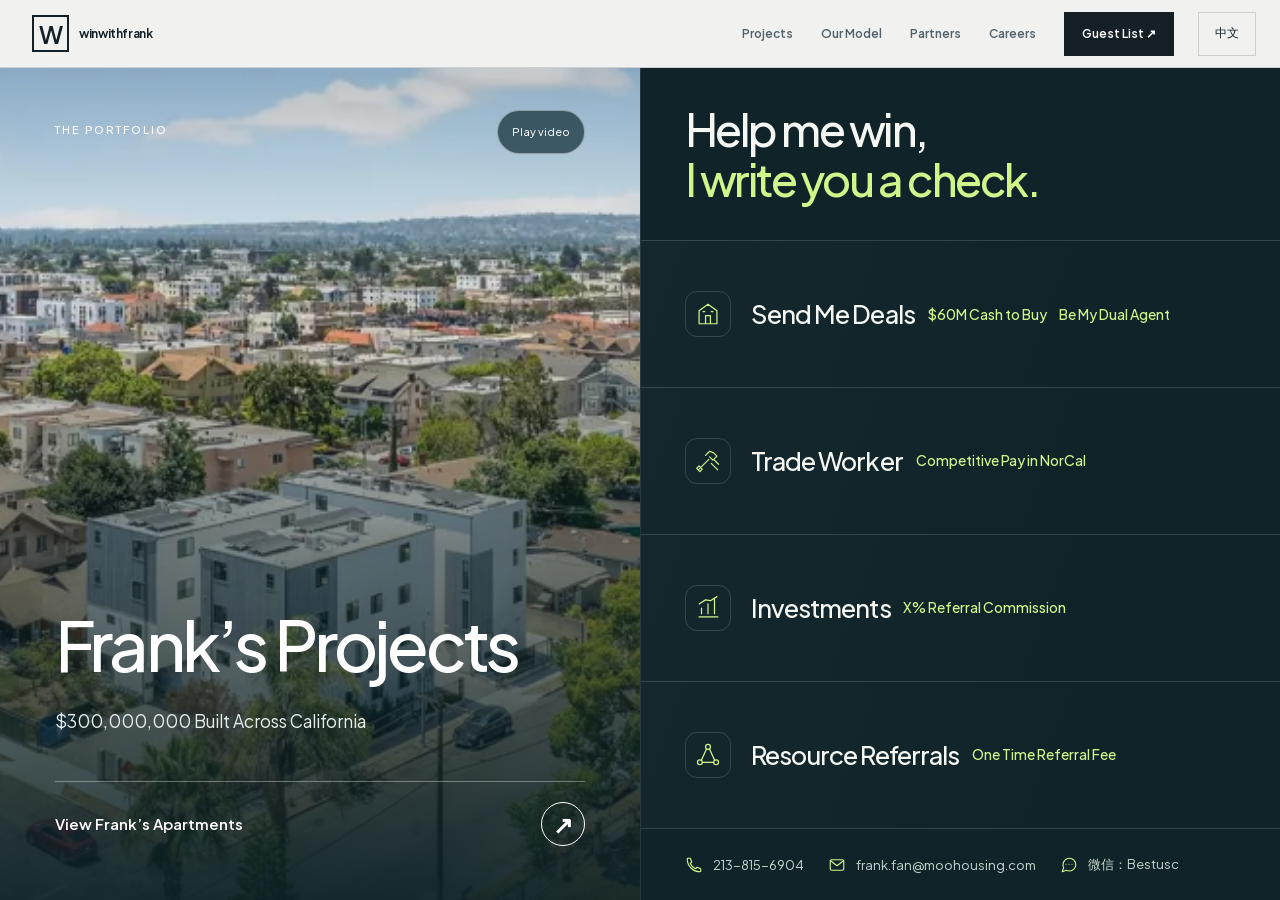
<file: index.html>
<!doctype html>
<html lang="en" data-page="landing">
<head>
<!-- Google Tag Manager -->
<script>(function(w,d,s,l,i){w[l]=w[l]||[];w[l].push({'gtm.start':
new Date().getTime(),event:'gtm.js'});var f=d.getElementsByTagName(s)[0],
j=d.createElement(s),dl=l!='dataLayer'?'&l='+l:'';j.async=true;j.src=
'https://www.googletagmanager.com/gtm.js?id='+i+dl;f.parentNode.insertBefore(j,f);
})(window,document,'script','dataLayer','GTM-K9VHHGFL');</script>
<!-- End Google Tag Manager -->
  <meta charset="UTF-8" />
  <meta name="viewport" content="width=device-width, initial-scale=1, viewport-fit=cover" />
  <title>Win With Frank | Projects &amp; Partnerships</title>
  <meta name="description" content="Explore Frank’s real estate projects or discover opportunities to partner and earn." />
  <meta name="theme-color" content="#e8eeeb" />
  <link rel="canonical" href="https://winwithfrank.com/" />
  <meta property="og:title" content="Win With Frank | Projects &amp; Partnerships" />
  <meta property="og:description" content="Explore what we’ve built. Bring Frank opportunities. Share the rewards." />
  <meta property="og:image" content="https://winwithfrank.com/assets/media/process-acquire-1280.webp" />
  <meta property="og:url" content="https://winwithfrank.com/" />
  <link rel="preload" href="assets/fonts/plus-jakarta-latin.woff2" as="font" type="font/woff2" crossorigin />
  <link rel="stylesheet" href="landing.css?v=20261019-no-placeholders-r1" />
  <script src="landing.js?v=20261019-entrance-r2" defer></script>
  <script src="i18n.js?v=20261019-apartments-r1" defer></script>
  <script src="landing-video.js?v=20261019-video-r1" defer></script>
</head>
<body class="landing-page">
<!-- Google Tag Manager (noscript) -->
<noscript><iframe src="https://www.googletagmanager.com/ns.html?id=GTM-K9VHHGFL"
height="0" width="0" style="display:none;visibility:hidden"></iframe></noscript>
<!-- End Google Tag Manager (noscript) -->

  <a class="skip-link" href="#choose" data-i18n="proof.skip">Skip to content</a>
  <header class="landing-header">
    <a class="brand" href="index.html" aria-label="winwithfrank home" data-i18n-aria="aria.home"><span class="brand-icon">W</span><strong>winwithfrank</strong></a>
    <nav aria-label="Primary navigation" data-i18n-aria="aria.primaryNav">
      <a href="projects.html#projects" data-i18n="nav.projects">Projects</a>
      <a href="projects.html#investment-model" data-i18n="nav.model">Our Model</a>
      <a href="partnership/" data-i18n="nav.network">Partners</a>
      <a href="projects.html#employee-profit-share" data-i18n="nav.careers">Careers</a>
      <a class="guest-link" href="projects.html#investor-signup" data-i18n="journey.getDeals">Guest List ↗</a>
    </nav>
    <button class="language-toggle" id="language-toggle" type="button" aria-label="Switch to Chinese" aria-pressed="false"><span aria-hidden="true">中</span><strong>中文</strong></button>
  </header>
  <main class="welcome-split" id="choose" tabindex="-1" aria-labelledby="welcome-title">
    <h1 class="sr-only" id="welcome-title" data-i18n="entry.choose">Choose your page</h1>
    <div class="welcome-project-choice">
    <a class="welcome-panel welcome-projects" href="projects.html" aria-labelledby="welcome-projects-title welcome-projects-cta">
      <img class="welcome-building" src="assets/media/process-acquire-1280.webp" srcset="assets/media/process-acquire-640.webp 640w, assets/media/process-acquire-1280.webp 1280w" sizes="(max-width: 700px) 100vw, 50vw" width="1280" height="720" fetchpriority="high" decoding="async" alt="" />
      <video class="welcome-building welcome-reel" id="welcome-project-video" muted loop playsinline preload="none" poster="assets/media/process-acquire-1280.webp" width="1280" height="720" aria-hidden="true" tabindex="-1"></video>
      <span class="welcome-eyebrow" data-i18n="entry.portfolio">THE PORTFOLIO</span>
      <div class="welcome-panel-copy">
        <h2 id="welcome-projects-title" data-i18n="entry.projects">Frank’s Projects</h2>
        <p data-i18n="entry.projectsIntro">$300,000,000 Built Across California</p>
        <span class="welcome-action"><span id="welcome-projects-cta" data-i18n="entry.explore">View Frank’s Apartments</span><span class="welcome-arrow" aria-hidden="true">↗</span></span>
      </div>
    </a>
    <button class="welcome-video-toggle" id="welcome-video-toggle" type="button" aria-controls="welcome-project-video" hidden>Play video</button>
    </div>
    <section class="welcome-panel welcome-partners" aria-labelledby="welcome-partners-title">
      <header class="opportunity-intro">
        <h2 id="welcome-partners-title"><span data-i18n="opportunity.invitation">Help me win,</span> <strong data-i18n="opportunity.promise">I write you a check.</strong></h2>
      </header>
      <div class="opportunity-grid">
        <article class="opportunity-tile">
          <h3 class="opportunity-trigger">
            <span class="opportunity-icon"><svg viewBox="0 0 32 32" aria-hidden="true" focusable="false"><path d="M5 28V12l11-8 11 8v16H5Zm8 0V18h6v10M10 13h2m8 0h2" /></svg></span>
            <span class="opportunity-title opportunity-title-with-caption" id="deals-title"><span data-i18n="opportunity.deals">Send Me Deals</span> <span class="opportunity-caption" data-i18n="opportunity.dealsDetail">$60M Cash to Buy</span> <span class="opportunity-caption" data-i18n="opportunity.dealsBenefit">Be My Dual Agent</span></span>
          </h3>
        </article>
        <article class="opportunity-tile">
          <h3 class="opportunity-trigger">
            <span class="opportunity-icon"><svg viewBox="0 0 32 32" aria-hidden="true" focusable="false"><path d="m5 26 12-12m-4-5 5-5 5 2 4 4-5 5-4-4M5 22l4 4-3 3-4-4 3-3Zm15-3 8 8m-4-12 5 5" /></svg></span>
            <span class="opportunity-title opportunity-title-with-caption" id="trades-title"><span data-i18n="opportunity.trades">Trade Worker</span> <span class="opportunity-caption" data-i18n="opportunity.tradesBenefit">Competitive Pay in NorCal</span></span>
          </h3>
        </article>
        <article class="opportunity-tile">
          <h3 class="opportunity-trigger">
            <span class="opportunity-icon"><svg viewBox="0 0 32 32" aria-hidden="true" focusable="false"><path d="M5 27h23M8 23v-7m8 7V11m8 12V5M5 11l8-5 6 1 8-5" /></svg></span>
            <span class="opportunity-title opportunity-title-with-caption" id="investments-title"><span data-i18n="opportunity.investments">Investments</span> <span class="opportunity-caption" data-i18n="opportunity.investmentsBenefit">X% Referral Commission</span></span>
          </h3>
        </article>
        <article class="opportunity-tile">
          <h3 class="opportunity-trigger">
            <span class="opportunity-icon"><svg viewBox="0 0 32 32" aria-hidden="true" focusable="false"><circle cx="16" cy="6" r="3"/><circle cx="6" cy="25" r="3"/><circle cx="26" cy="25" r="3"/><path d="m14 9-6 13m10-13 6 13M9 25h14" /></svg></span>
            <span class="opportunity-title opportunity-title-with-caption" id="referrals-title"><span data-i18n="opportunity.referrals">Resource Referrals</span> <span class="opportunity-caption" data-i18n="opportunity.referralsBenefit">One Time Referral Fee</span></span>
          </h3>
        </article>
      </div>
      <footer class="opportunity-contact" aria-label="Frank contact information" data-i18n-aria="aria.contact">
        <a href="tel:+12138156904"><svg viewBox="0 0 24 24" aria-hidden="true" focusable="false"><path d="M7 3H4a1 1 0 0 0-1 1c0 9.4 7.6 17 17 17a1 1 0 0 0 1-1v-3l-5-2-2 2a15 15 0 0 1-7-7l2-2-2-5Z"/></svg><span>213-815-6904</span></a>
        <a href="mailto:frank.fan@moohousing.com"><svg viewBox="0 0 24 24" aria-hidden="true" focusable="false"><rect x="3" y="5" width="18" height="14" rx="2"/><path d="m3 6 9 7 9-7"/></svg><span>frank.fan@moohousing.com</span></a>
        <span class="opportunity-wechat"><svg viewBox="0 0 24 24" aria-hidden="true" focusable="false"><path d="M21 11.5a8.5 8.5 0 0 1-8.5 8.5 9 9 0 0 1-4-.9L3 21l1.9-5.5a9 9 0 0 1-.9-4A8.5 8.5 0 0 1 12.5 3 8.5 8.5 0 0 1 21 11.5Z"/><path d="M8 11h.01M12 11h.01M16 11h.01"/></svg><span>微信：Bestusc</span></span>
      </footer>
    </section>
  </main>
</body>
</html>
</file>
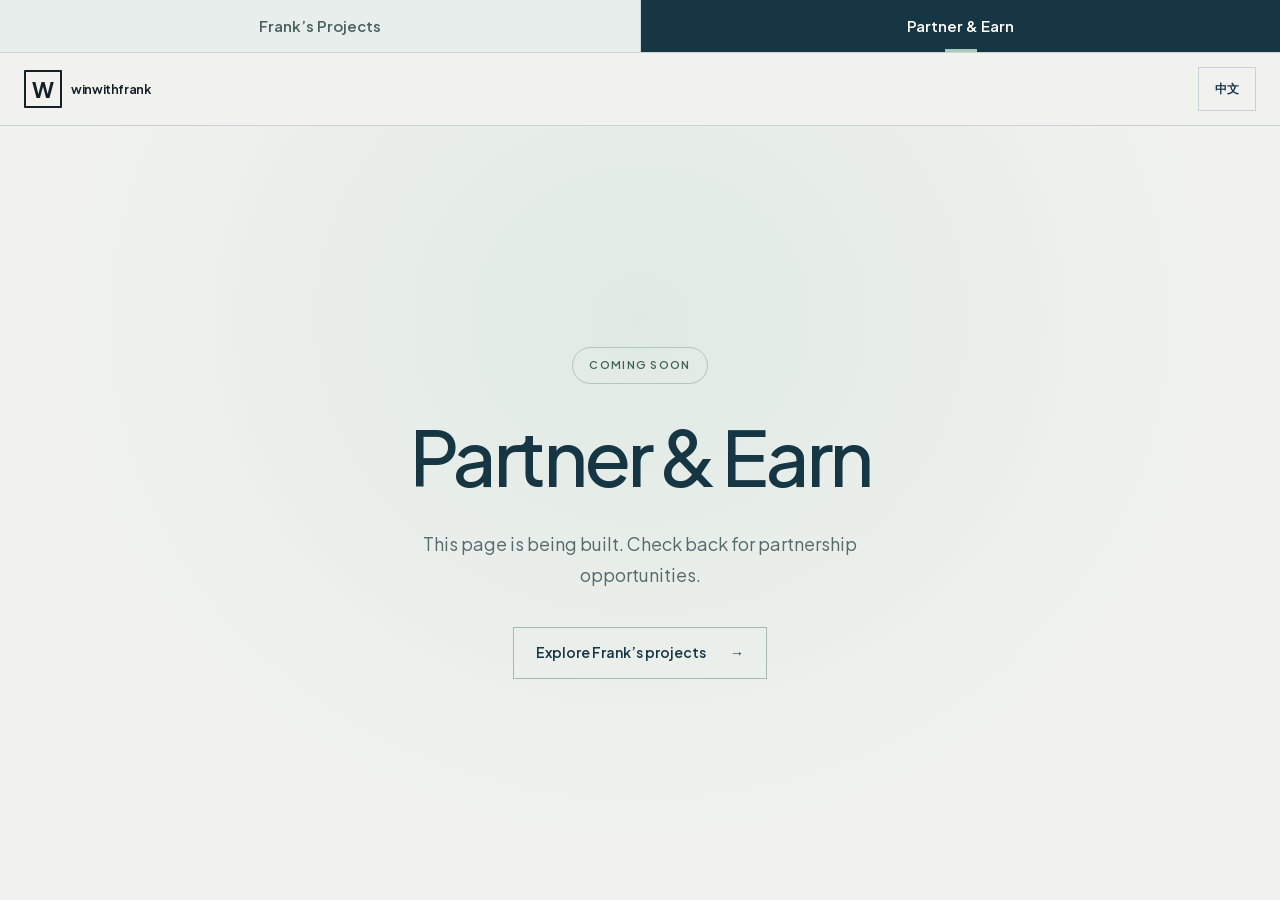
<file: partnership/index.html>
<!doctype html>
<html lang="en" data-page="partnership">
<head>
<!-- Google Tag Manager -->
<script>(function(w,d,s,l,i){w[l]=w[l]||[];w[l].push({'gtm.start':
new Date().getTime(),event:'gtm.js'});var f=d.getElementsByTagName(s)[0],
j=d.createElement(s),dl=l!='dataLayer'?'&l='+l:'';j.async=true;j.src=
'https://www.googletagmanager.com/gtm.js?id='+i+dl;f.parentNode.insertBefore(j,f);
})(window,document,'script','dataLayer','GTM-K9VHHGFL');</script>
<!-- End Google Tag Manager -->
  <meta charset="UTF-8" />
  <meta name="viewport" content="width=device-width, initial-scale=1" />
  <title>Partner &amp; Earn | Win With Frank</title>
  <meta name="description" content="Partnership opportunities with Frank. This page is coming soon." />
  <meta name="theme-color" content="#173644" />
  <link rel="canonical" href="https://winwithfrank.com/partnership/" />
  <link rel="preload" href="../assets/fonts/plus-jakarta-latin.woff2" as="font" type="font/woff2" crossorigin />
  <link rel="stylesheet" href="../styles.css?v=20261009-mobile-media-r1" />
  <link rel="stylesheet" href="../editorial.css?v=20261019-office-portrait-r1" />
  <link rel="stylesheet" href="../entry.css?v=20261019-tabs-r1" />
  <script src="../i18n.js?v=20261019-deals-r1" defer></script>
</head>
<body class="site-refined editorial-site partnership-page">
<!-- Google Tag Manager (noscript) -->
<noscript><iframe src="https://www.googletagmanager.com/ns.html?id=GTM-K9VHHGFL"
height="0" width="0" style="display:none;visibility:hidden"></iframe></noscript>
<!-- End Google Tag Manager (noscript) -->

  <a class="skip-link" href="#top" data-i18n="proof.skip">Skip to content</a>
  <header class="store-header">
    <nav class="page-switcher" aria-label="Choose your page" data-i18n-aria="entry.choose">
      <a href="../projects.html" data-i18n="entry.projects">Frank’s Projects</a>
      <a href="./" aria-current="page" data-i18n="entry.partners">Partner &amp; Earn</a>
    </nav>
    <div class="header-row">
      <a class="brand" href="../index.html" aria-label="winwithfrank home" data-i18n-aria="aria.home"><span class="brand-icon">W</span><span><strong>winwithfrank</strong></span></a>
      <button class="language-toggle language-header" id="language-toggle" type="button" aria-label="Switch to Chinese" aria-pressed="false"><span aria-hidden="true">中</span><strong>中文</strong></button>
    </div>
  </header>
  <main id="top" tabindex="-1">
    <section class="partnership-placeholder" aria-labelledby="partnership-title">
      <p class="placeholder-status" data-i18n="partnershipPage.status">Coming soon</p>
      <h1 id="partnership-title" data-i18n="entry.partners">Partner &amp; Earn</h1>
      <p class="placeholder-copy" data-i18n="partnershipPage.intro">This page is being built. Check back for partnership opportunities.</p>
      <a class="placeholder-back" href="../projects.html"><span data-i18n="partnershipPage.back">Explore Frank’s projects</span><span aria-hidden="true">→</span></a>
    </section>
  </main>
</body>
</html>
</file>
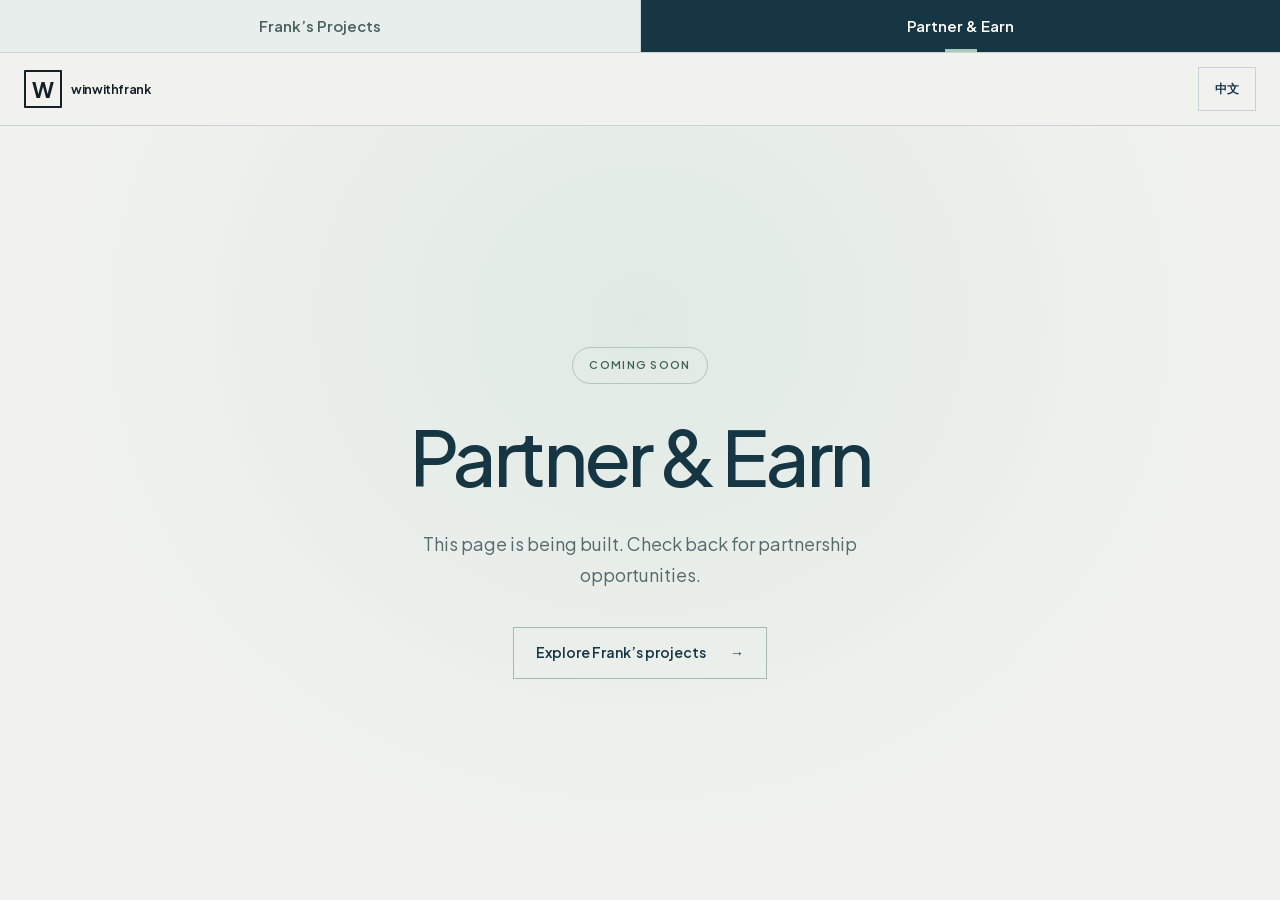
<file: partners.html>
<!doctype html>
<html lang="en">
<head>
<!-- Google Tag Manager -->
<script>(function(w,d,s,l,i){w[l]=w[l]||[];w[l].push({'gtm.start':
new Date().getTime(),event:'gtm.js'});var f=d.getElementsByTagName(s)[0],
j=d.createElement(s),dl=l!='dataLayer'?'&l='+l:'';j.async=true;j.src=
'https://www.googletagmanager.com/gtm.js?id='+i+dl;f.parentNode.insertBefore(j,f);
})(window,document,'script','dataLayer','GTM-K9VHHGFL');</script>
<!-- End Google Tag Manager -->
  <meta charset="UTF-8" />
  <meta name="viewport" content="width=device-width, initial-scale=1" />
  <meta http-equiv="refresh" content="0;url=partnership/" />
  <link rel="canonical" href="https://winwithfrank.com/partnership/" />
  <title>Partner &amp; Earn | Win With Frank</title>
</head>
<body>
<!-- Google Tag Manager (noscript) -->
<noscript><iframe src="https://www.googletagmanager.com/ns.html?id=GTM-K9VHHGFL"
height="0" width="0" style="display:none;visibility:hidden"></iframe></noscript>
<!-- End Google Tag Manager (noscript) -->
<p><a href="partnership/">Continue to Partner &amp; Earn →</a></p></body>
</html>
</file>
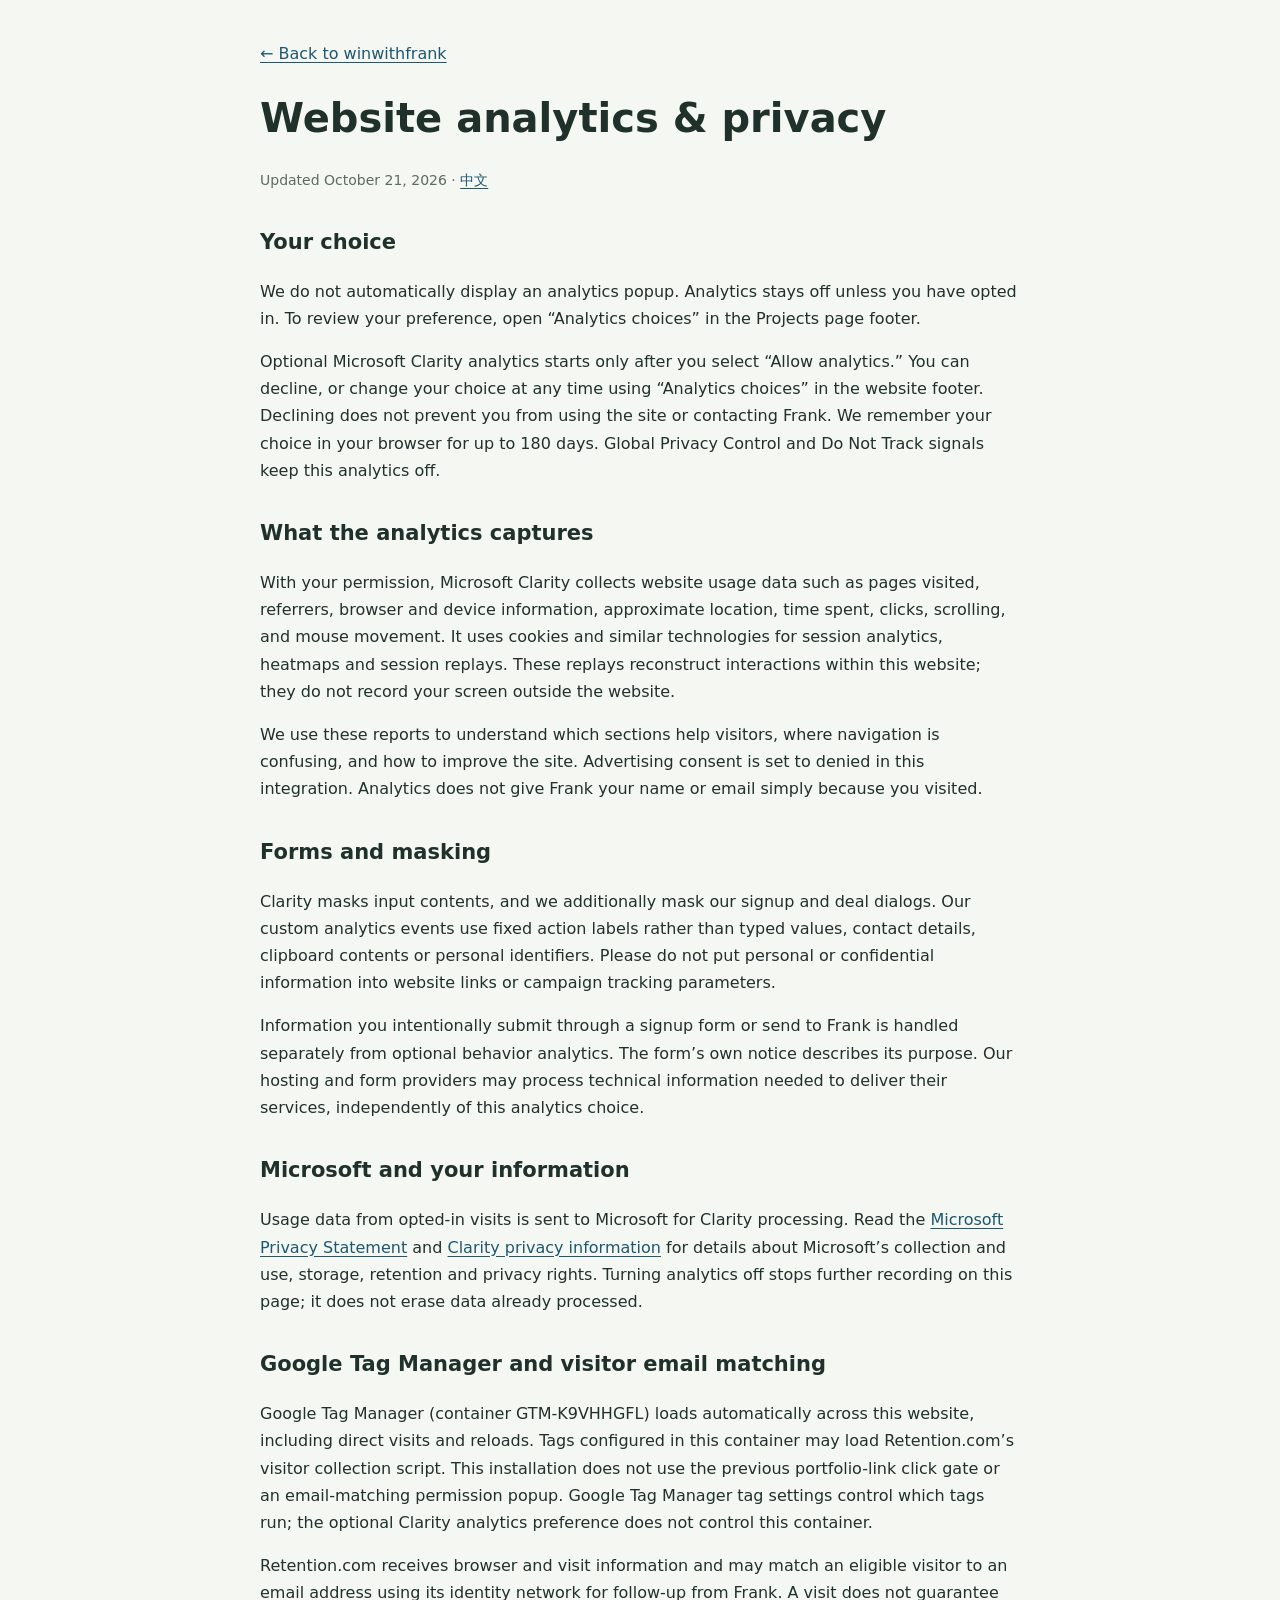
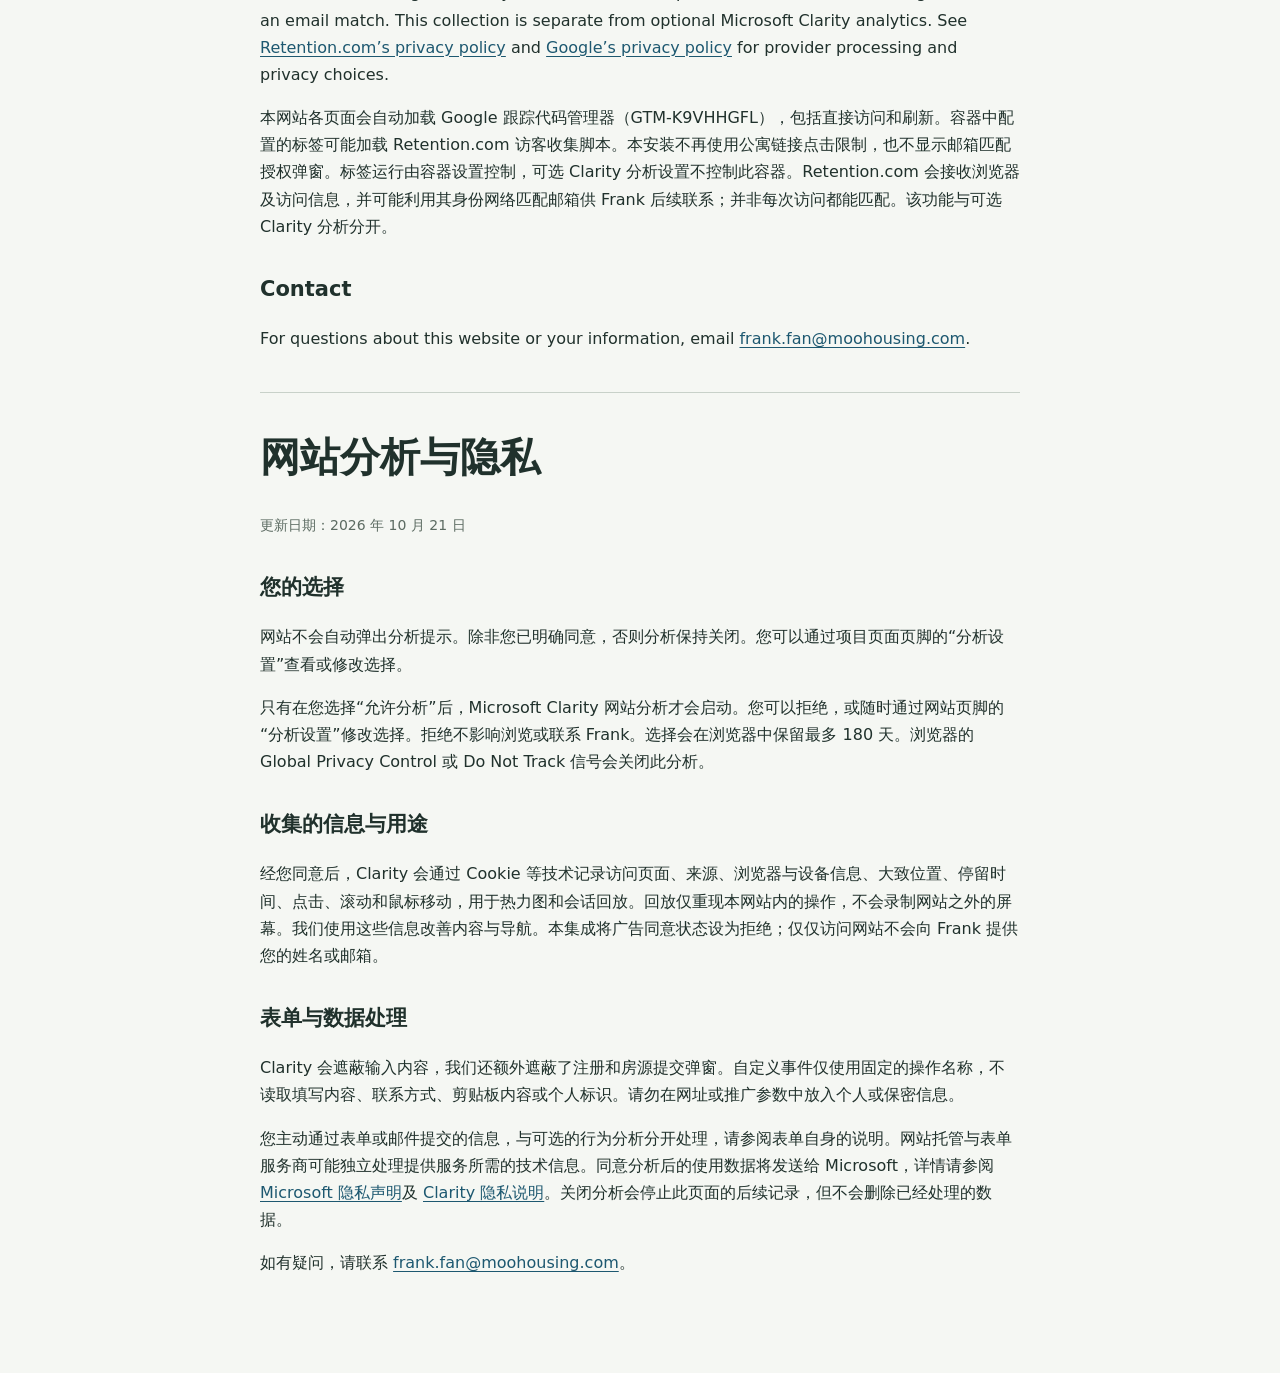
<file: privacy.html>
<!doctype html>
<html lang="en">
<head>
<!-- Google Tag Manager -->
<script>(function(w,d,s,l,i){w[l]=w[l]||[];w[l].push({'gtm.start':
new Date().getTime(),event:'gtm.js'});var f=d.getElementsByTagName(s)[0],
j=d.createElement(s),dl=l!='dataLayer'?'&l='+l:'';j.async=true;j.src=
'https://www.googletagmanager.com/gtm.js?id='+i+dl;f.parentNode.insertBefore(j,f);
})(window,document,'script','dataLayer','GTM-K9VHHGFL');</script>
<!-- End Google Tag Manager -->
  <meta charset="utf-8" />
  <meta name="viewport" content="width=device-width, initial-scale=1" />
  <title>Website analytics &amp; privacy | winwithfrank</title>
  <meta name="robots" content="noindex" />
  <style>body{margin:0;background:#f5f7f3;color:#20312c;font:16px/1.7 system-ui,sans-serif}main{max-width:760px;margin:0 auto;padding:40px 24px 80px}a{color:#1d5870;text-underline-offset:3px}h1{font-size:clamp(28px,5vw,40px);line-height:1.2}h2{font-size:21px;margin-top:32px}.date{color:#5c6b62;font-size:14px}hr{border:0;border-top:1px solid #c8d1c9;margin:40px 0}</style>
</head>
<body>
<!-- Google Tag Manager (noscript) -->
<noscript><iframe src="https://www.googletagmanager.com/ns.html?id=GTM-K9VHHGFL"
height="0" width="0" style="display:none;visibility:hidden"></iframe></noscript>
<!-- End Google Tag Manager (noscript) -->
<main>
  <a href="/">← Back to winwithfrank</a>
  <h1>Website analytics &amp; privacy</h1>
  <p class="date">Updated October 21, 2026 · <a href="#chinese">中文</a></p>
  <h2>Your choice</h2>
  <p>We do not automatically display an analytics popup. Analytics stays off unless you have opted in. To review your preference, open “Analytics choices” in the Projects page footer.</p>
  <p>Optional Microsoft Clarity analytics starts only after you select “Allow analytics.” You can decline, or change your choice at any time using “Analytics choices” in the website footer. Declining does not prevent you from using the site or contacting Frank. We remember your choice in your browser for up to 180 days. Global Privacy Control and Do Not Track signals keep this analytics off.</p>
  <h2>What the analytics captures</h2>
  <p>With your permission, Microsoft Clarity collects website usage data such as pages visited, referrers, browser and device information, approximate location, time spent, clicks, scrolling, and mouse movement. It uses cookies and similar technologies for session analytics, heatmaps and session replays. These replays reconstruct interactions within this website; they do not record your screen outside the website.</p>
  <p>We use these reports to understand which sections help visitors, where navigation is confusing, and how to improve the site. Advertising consent is set to denied in this integration. Analytics does not give Frank your name or email simply because you visited.</p>
  <h2>Forms and masking</h2>
  <p>Clarity masks input contents, and we additionally mask our signup and deal dialogs. Our custom analytics events use fixed action labels rather than typed values, contact details, clipboard contents or personal identifiers. Please do not put personal or confidential information into website links or campaign tracking parameters.</p>
  <p>Information you intentionally submit through a signup form or send to Frank is handled separately from optional behavior analytics. The form’s own notice describes its purpose. Our hosting and form providers may process technical information needed to deliver their services, independently of this analytics choice.</p>
  <h2>Microsoft and your information</h2>
  <p>Usage data from opted-in visits is sent to Microsoft for Clarity processing. Read the <a href="https://www.microsoft.com/privacy/privacystatement">Microsoft Privacy Statement</a> and <a href="https://clarity.microsoft.com/privacy">Clarity privacy information</a> for details about Microsoft’s collection and use, storage, retention and privacy rights. Turning analytics off stops further recording on this page; it does not erase data already processed.</p>
  <h2 id="visitor-matching">Google Tag Manager and visitor email matching</h2>
  <p>Google Tag Manager (container GTM-K9VHHGFL) loads automatically across this website, including direct visits and reloads. Tags configured in this container may load Retention.com’s visitor collection script. This installation does not use the previous portfolio-link click gate or an email-matching permission popup. Google Tag Manager tag settings control which tags run; the optional Clarity analytics preference does not control this container.</p>
  <p>Retention.com receives browser and visit information and may match an eligible visitor to an email address using its identity network for follow-up from Frank. A visit does not guarantee an email match. This collection is separate from optional Microsoft Clarity analytics. See <a href="https://retention.com/privacy-policy/">Retention.com’s privacy policy</a> and <a href="https://policies.google.com/privacy">Google’s privacy policy</a> for provider processing and privacy choices.</p>
  <p lang="zh-CN">本网站各页面会自动加载 Google 跟踪代码管理器（GTM-K9VHHGFL），包括直接访问和刷新。容器中配置的标签可能加载 Retention.com 访客收集脚本。本安装不再使用公寓链接点击限制，也不显示邮箱匹配授权弹窗。标签运行由容器设置控制，可选 Clarity 分析设置不控制此容器。Retention.com 会接收浏览器及访问信息，并可能利用其身份网络匹配邮箱供 Frank 后续联系；并非每次访问都能匹配。该功能与可选 Clarity 分析分开。</p>
  <h2>Contact</h2>
  <p>For questions about this website or your information, email <a href="mailto:frank.fan@moohousing.com">frank.fan@moohousing.com</a>.</p>
  <hr />
  <section id="chinese" lang="zh-CN">
    <h1>网站分析与隐私</h1>
    <p class="date">更新日期：2026 年 10 月 21 日</p>
    <h2>您的选择</h2>
    <p>网站不会自动弹出分析提示。除非您已明确同意，否则分析保持关闭。您可以通过项目页面页脚的“分析设置”查看或修改选择。</p>
    <p>只有在您选择“允许分析”后，Microsoft Clarity 网站分析才会启动。您可以拒绝，或随时通过网站页脚的“分析设置”修改选择。拒绝不影响浏览或联系 Frank。选择会在浏览器中保留最多 180 天。浏览器的 Global Privacy Control 或 Do Not Track 信号会关闭此分析。</p>
    <h2>收集的信息与用途</h2>
    <p>经您同意后，Clarity 会通过 Cookie 等技术记录访问页面、来源、浏览器与设备信息、大致位置、停留时间、点击、滚动和鼠标移动，用于热力图和会话回放。回放仅重现本网站内的操作，不会录制网站之外的屏幕。我们使用这些信息改善内容与导航。本集成将广告同意状态设为拒绝；仅仅访问网站不会向 Frank 提供您的姓名或邮箱。</p>
    <h2>表单与数据处理</h2>
    <p>Clarity 会遮蔽输入内容，我们还额外遮蔽了注册和房源提交弹窗。自定义事件仅使用固定的操作名称，不读取填写内容、联系方式、剪贴板内容或个人标识。请勿在网址或推广参数中放入个人或保密信息。</p>
    <p>您主动通过表单或邮件提交的信息，与可选的行为分析分开处理，请参阅表单自身的说明。网站托管与表单服务商可能独立处理提供服务所需的技术信息。同意分析后的使用数据将发送给 Microsoft，详情请参阅 <a href="https://www.microsoft.com/privacy/privacystatement">Microsoft 隐私声明</a>及 <a href="https://clarity.microsoft.com/privacy">Clarity 隐私说明</a>。关闭分析会停止此页面的后续记录，但不会删除已经处理的数据。</p>
    <p>如有疑问，请联系 <a href="mailto:frank.fan@moohousing.com">frank.fan@moohousing.com</a>。</p>
  </section>
</main></body>
</html>
</file>
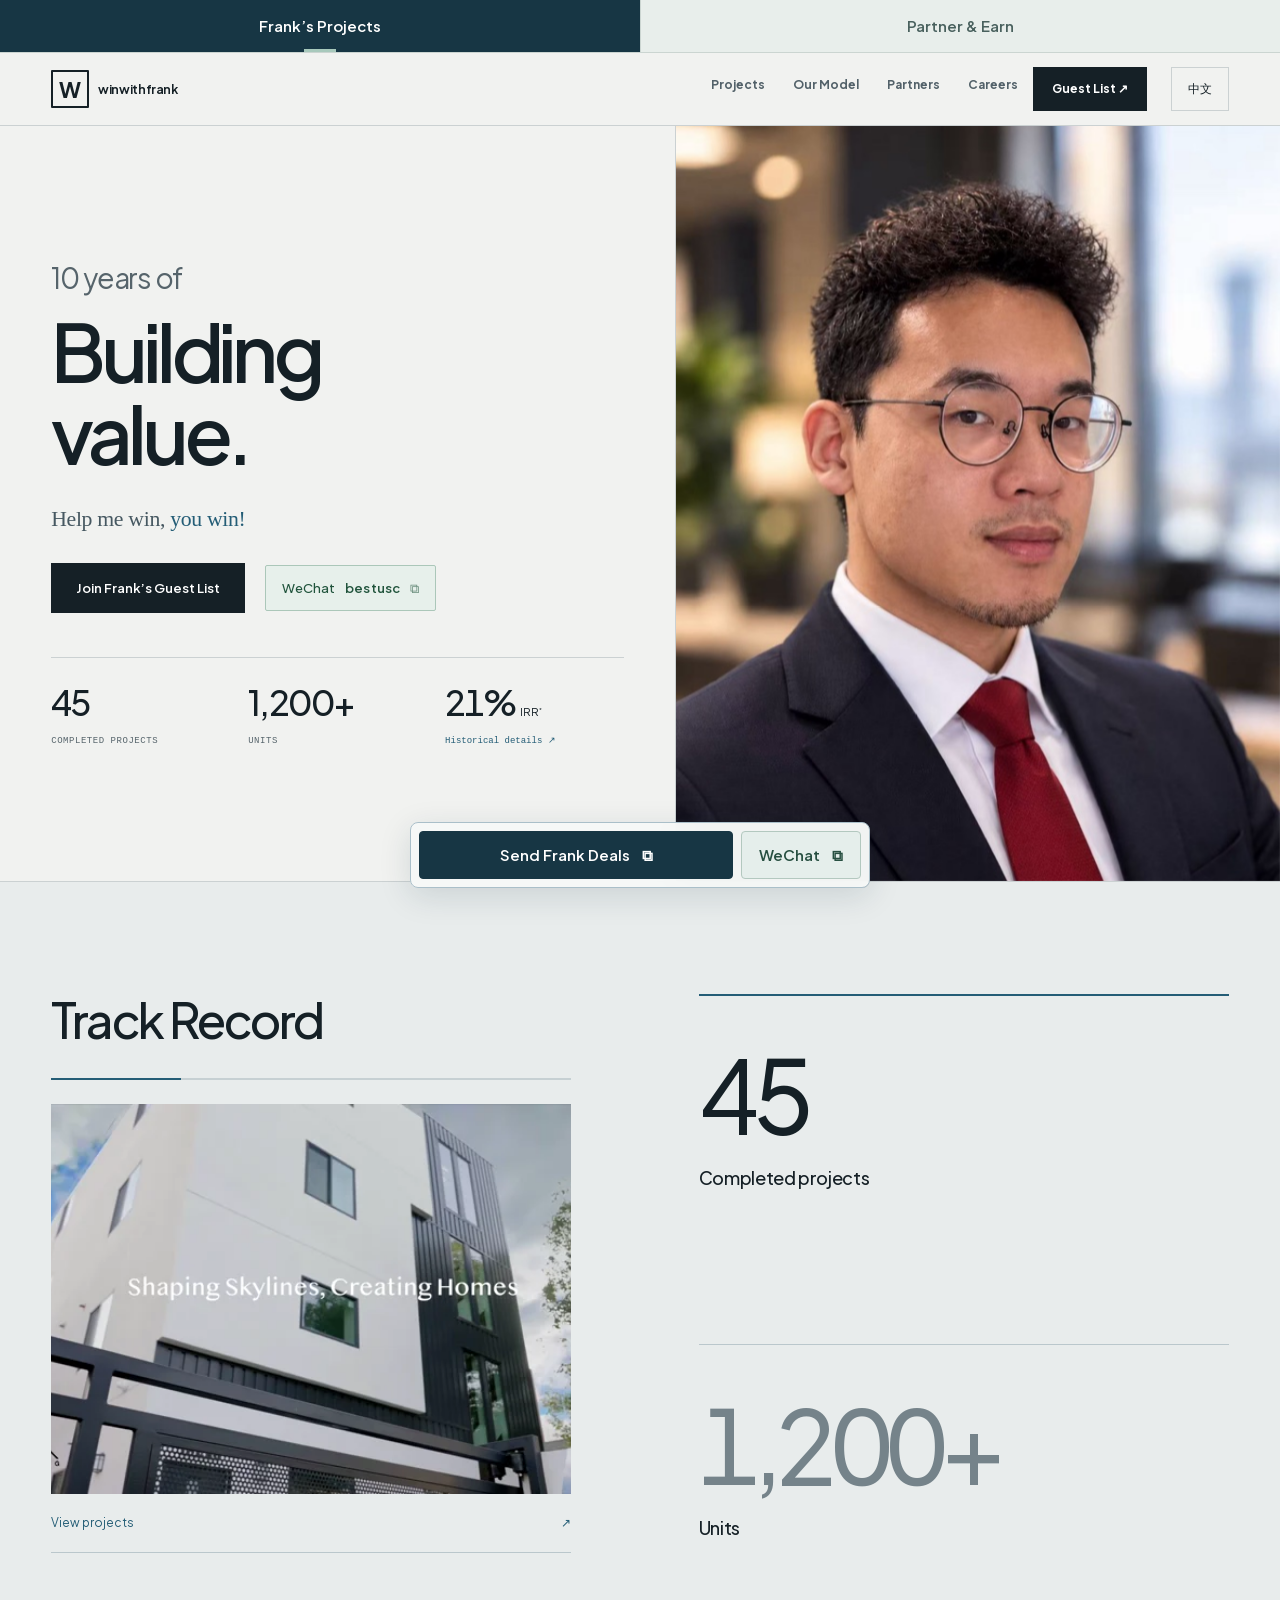
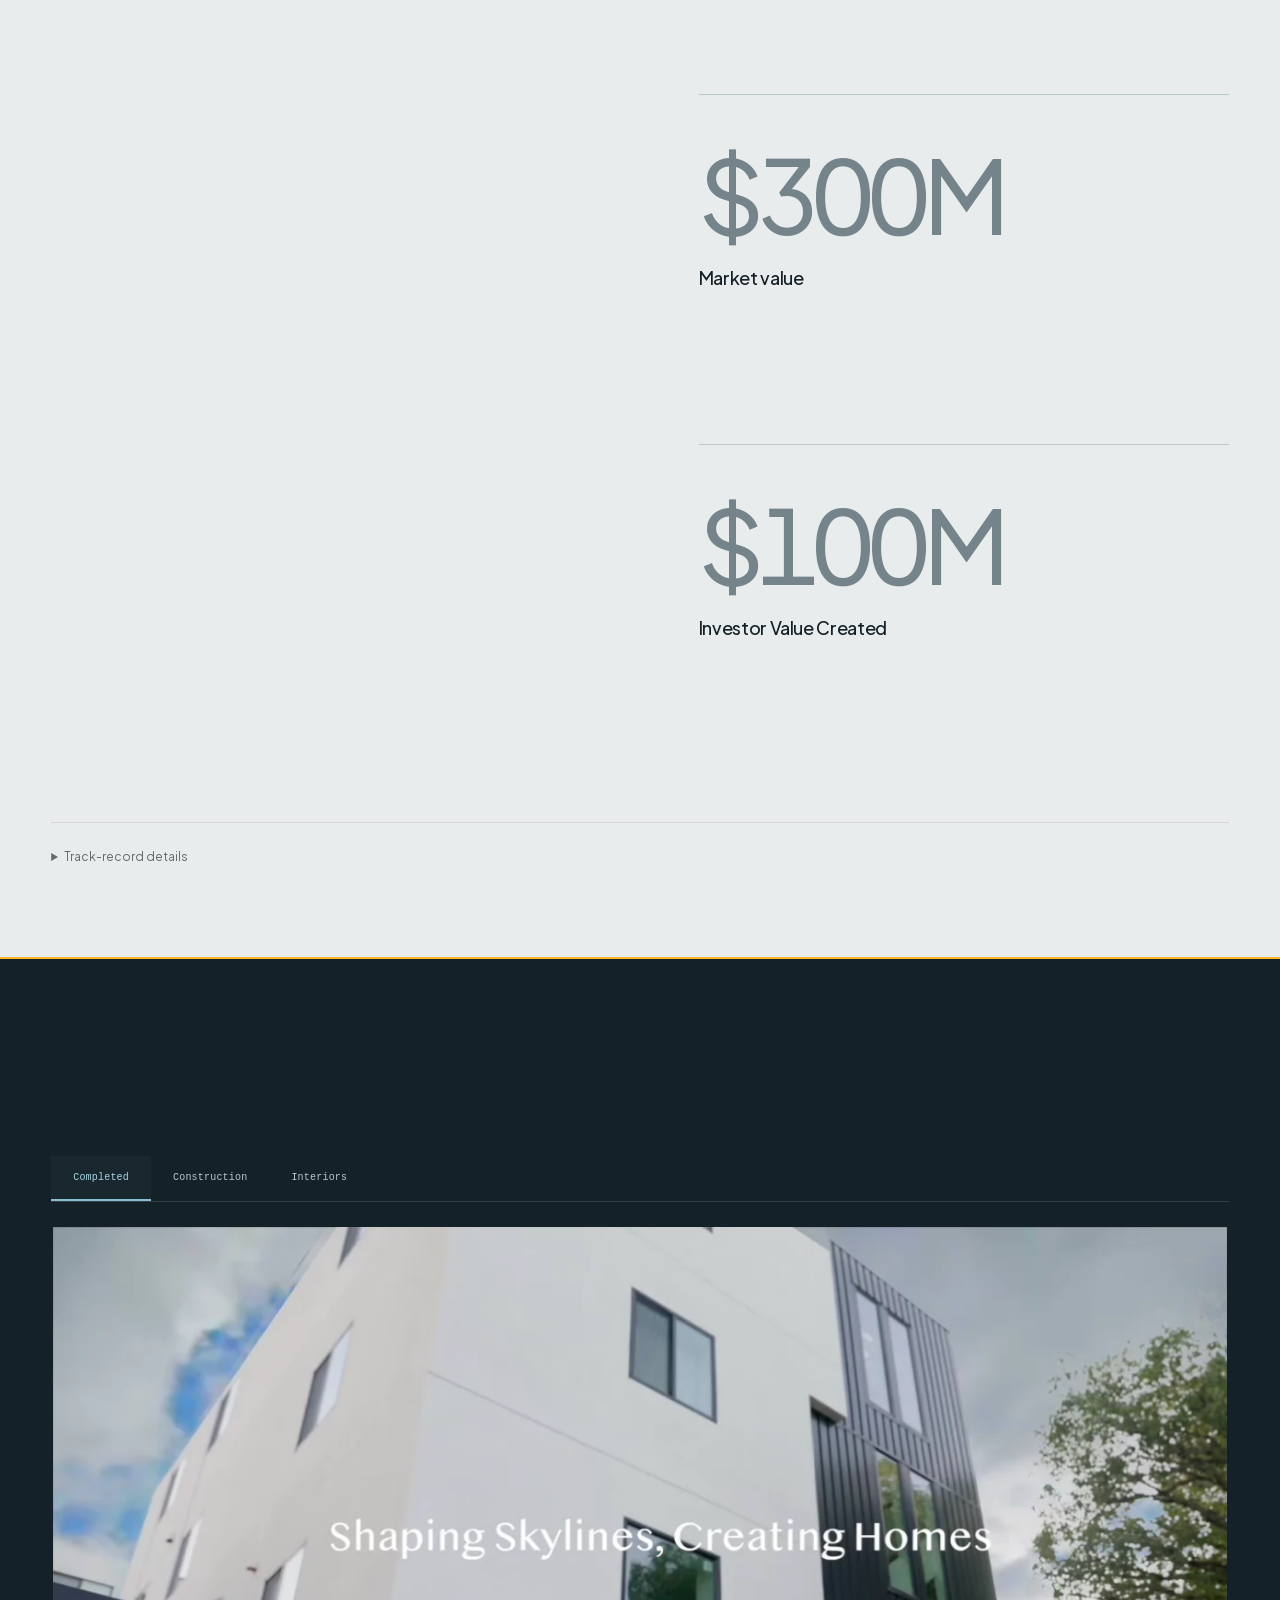
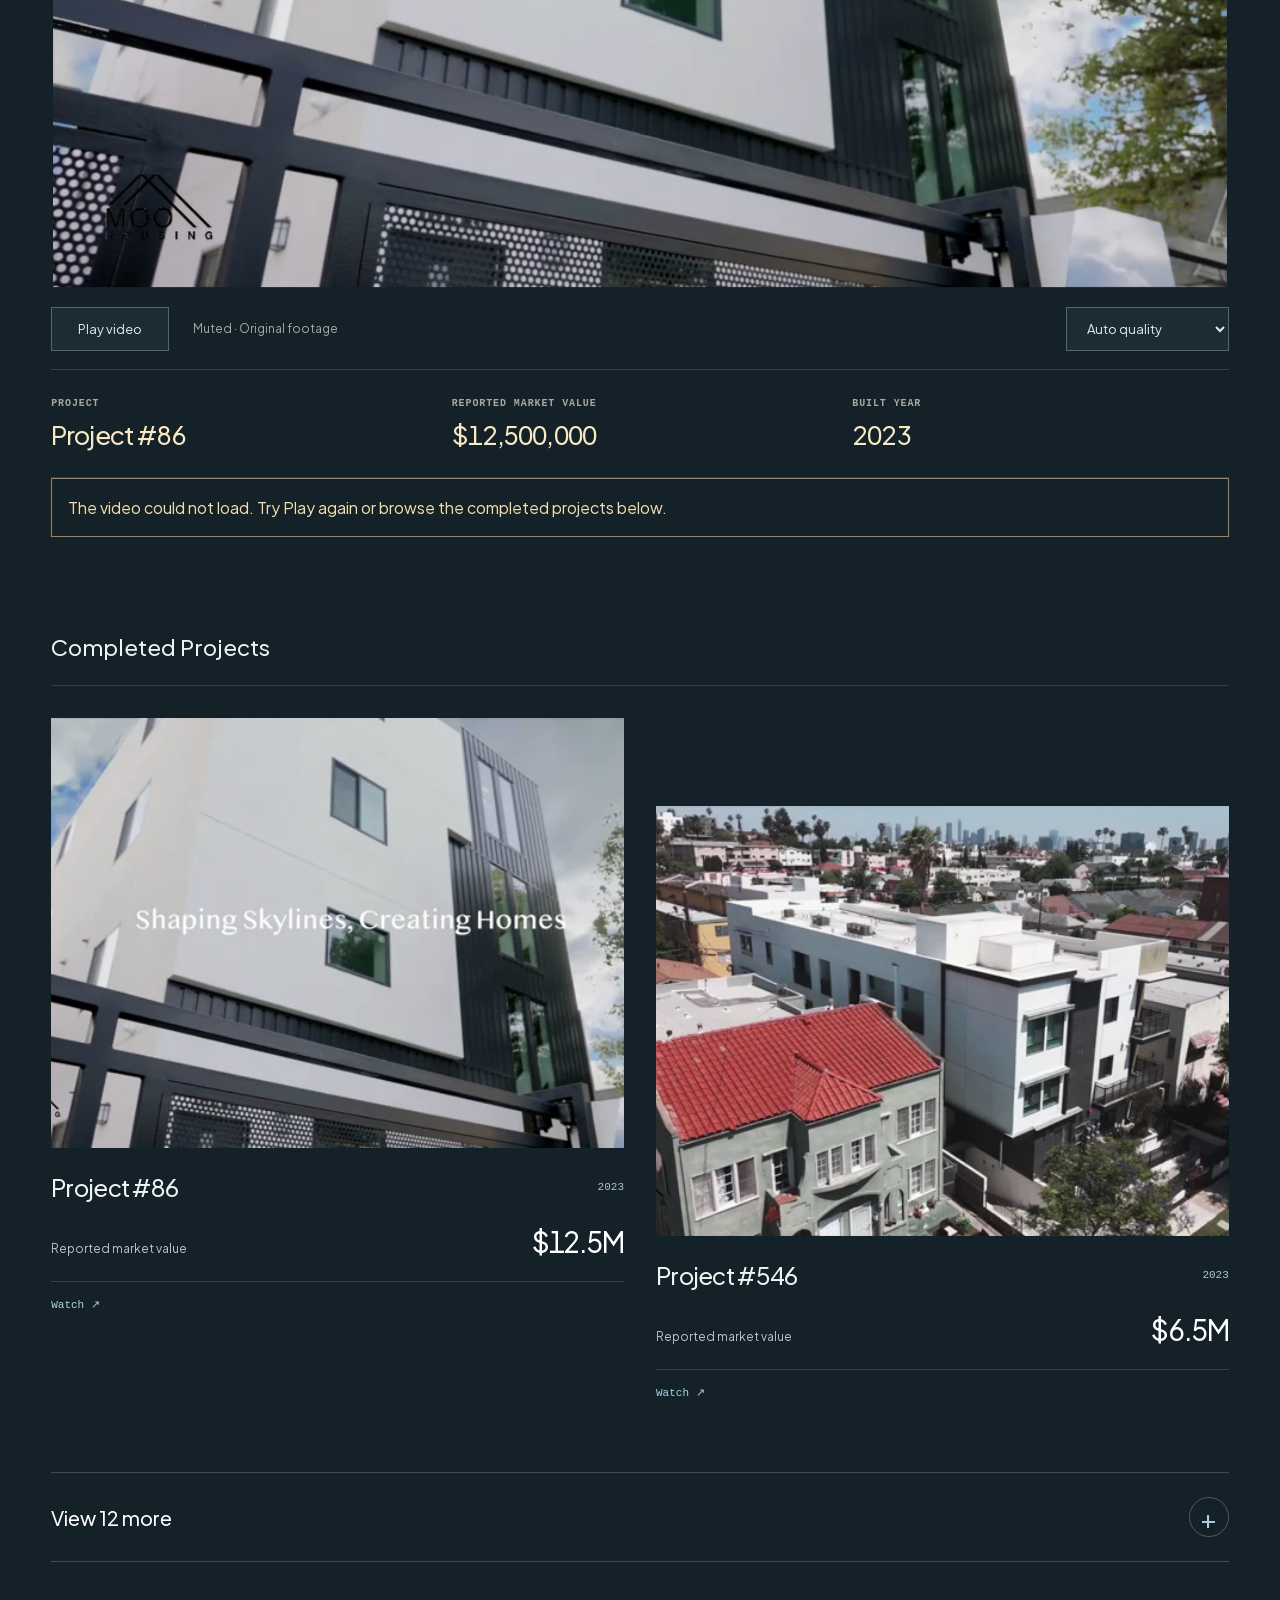
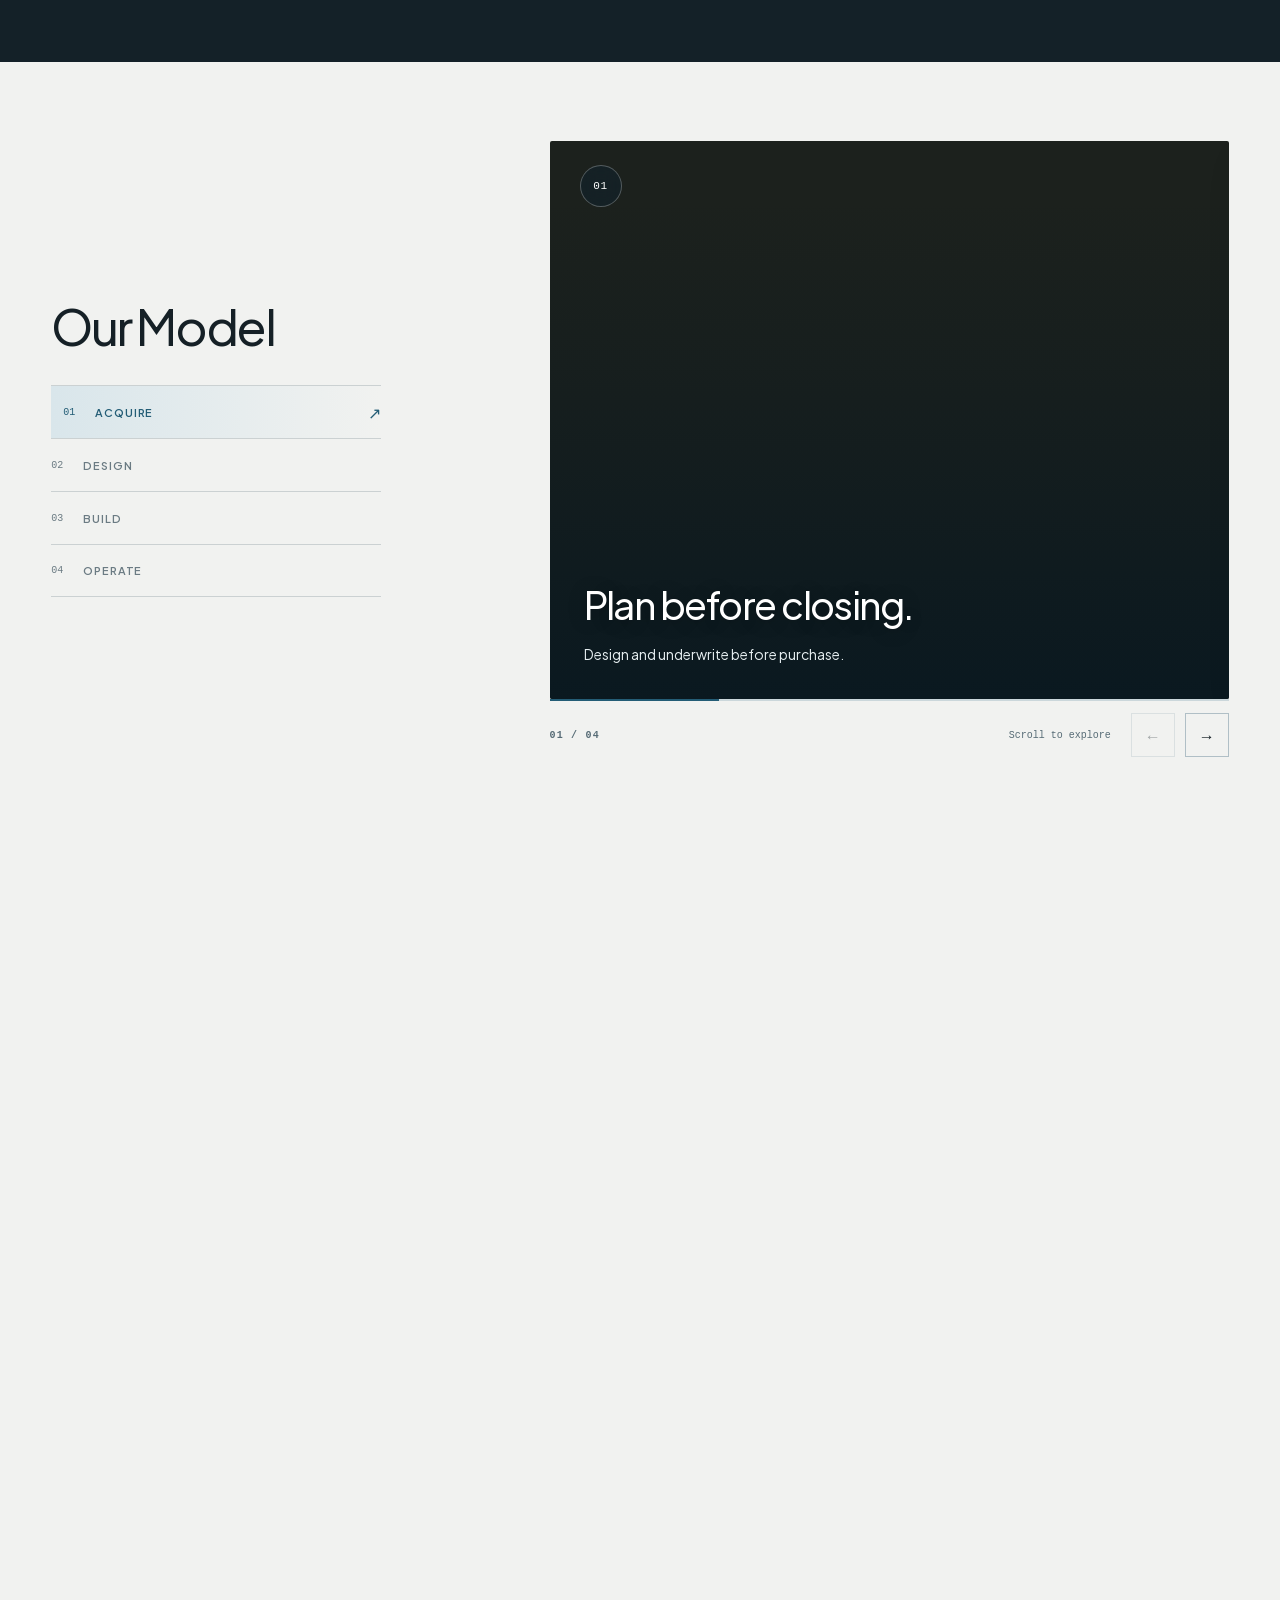
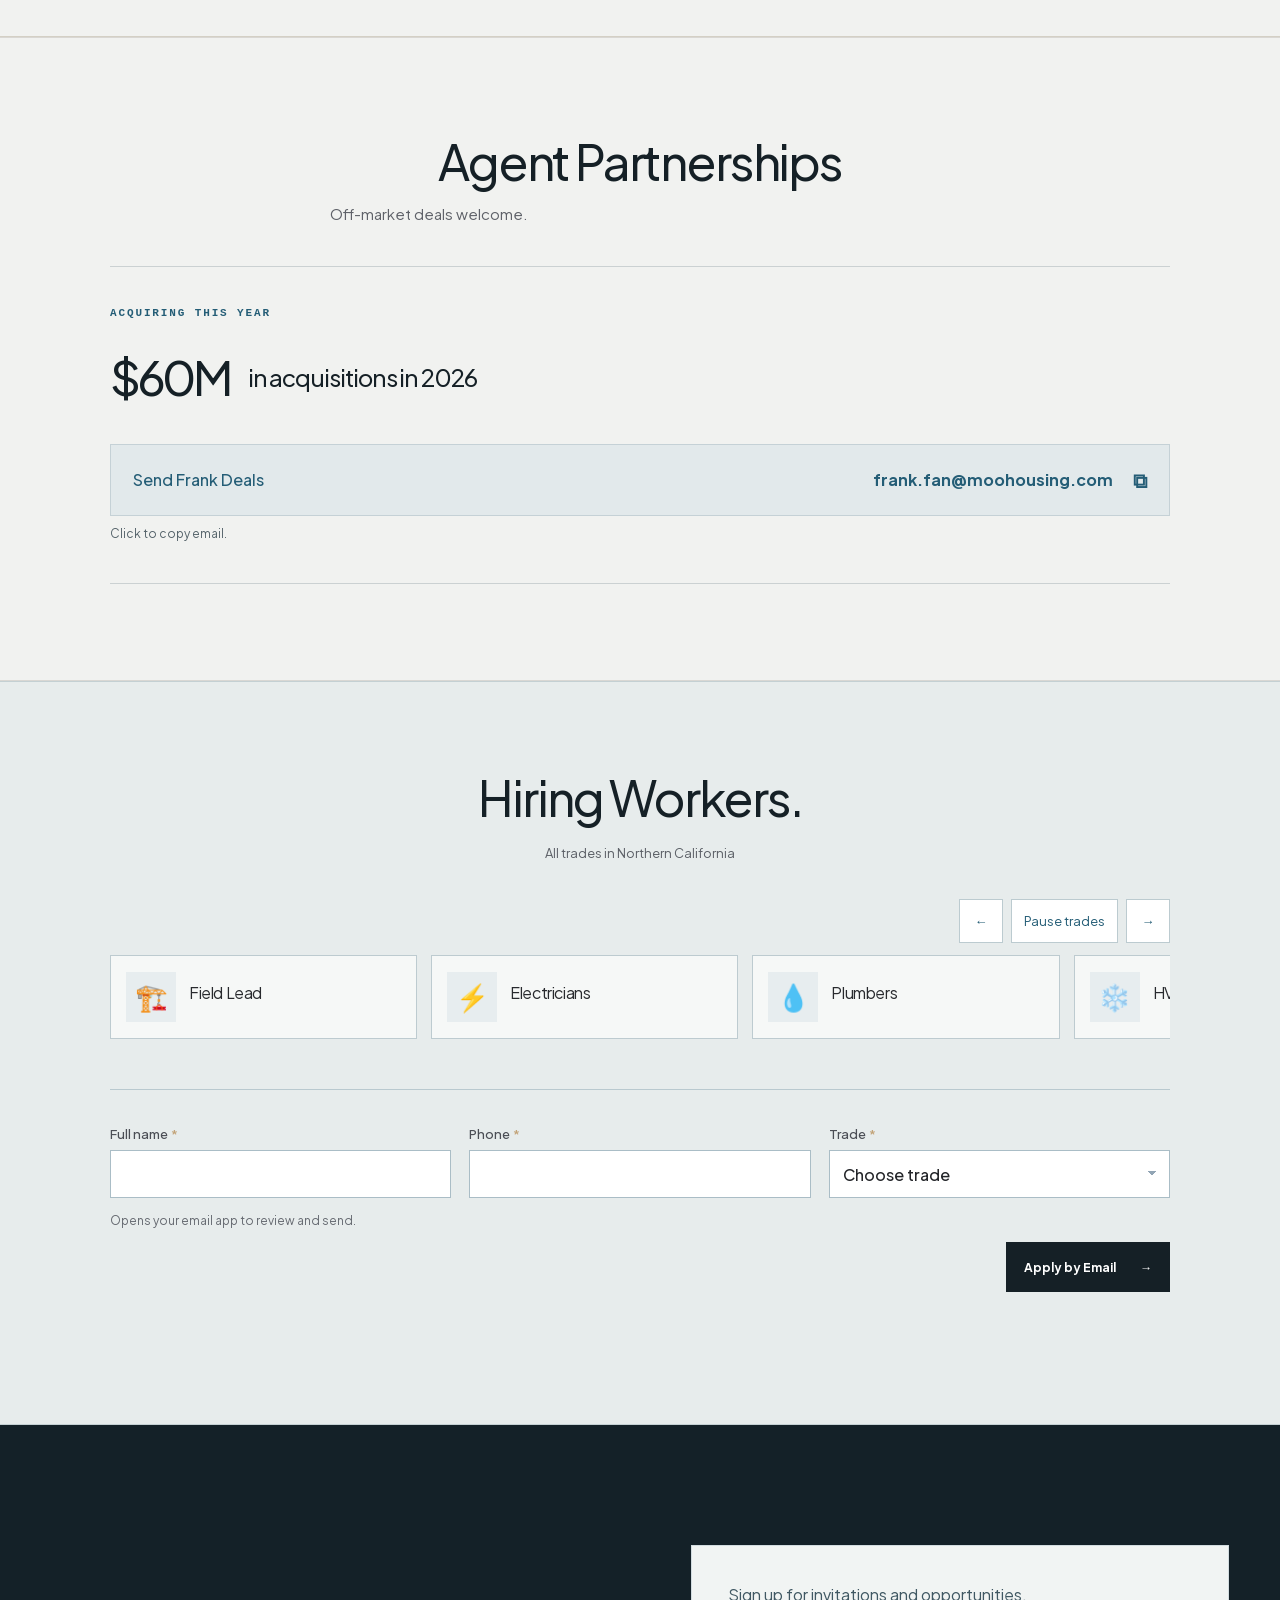
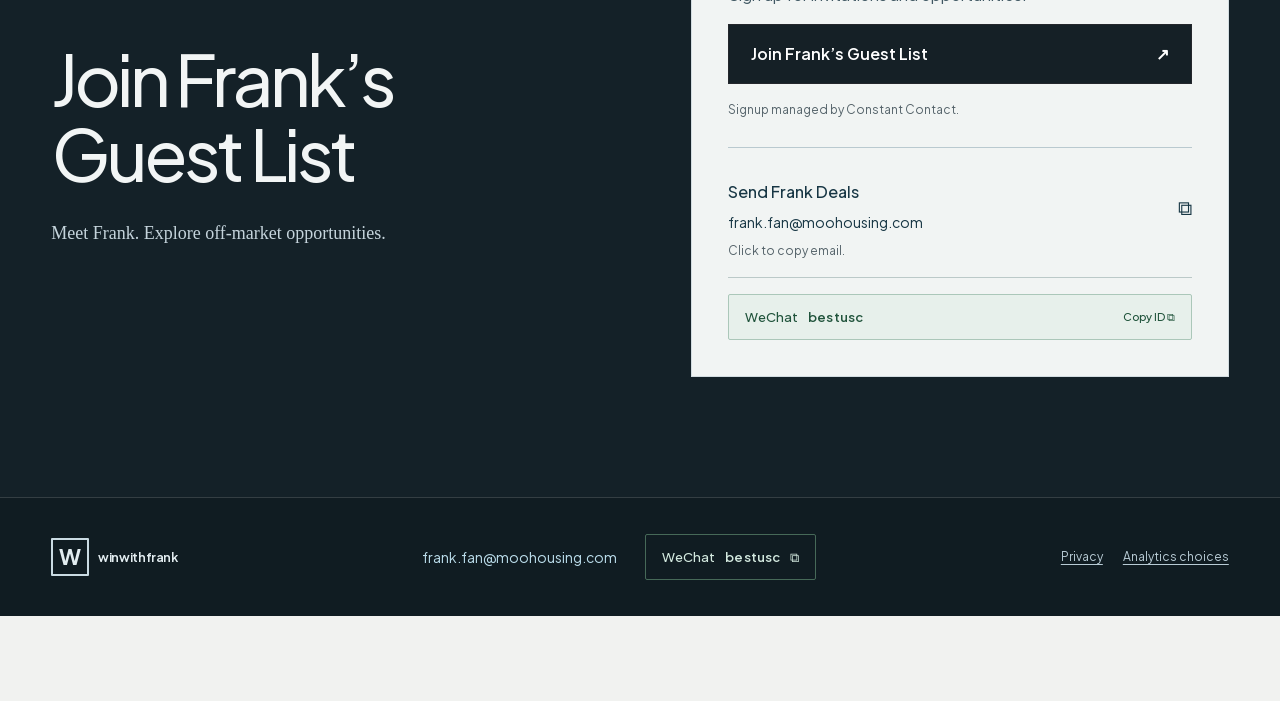
<file: projects.html>
<!doctype html>
<html lang="en" data-page="projects" data-investment-calculator="hidden">
<head>
<!-- Google Tag Manager -->
<script>(function(w,d,s,l,i){w[l]=w[l]||[];w[l].push({'gtm.start':
new Date().getTime(),event:'gtm.js'});var f=d.getElementsByTagName(s)[0],
j=d.createElement(s),dl=l!='dataLayer'?'&l='+l:'';j.async=true;j.src=
'https://www.googletagmanager.com/gtm.js?id='+i+dl;f.parentNode.insertBefore(j,f);
})(window,document,'script','dataLayer','GTM-K9VHHGFL');</script>
<!-- End Google Tag Manager -->
  <meta charset="UTF-8" />
  <meta name="viewport" content="width=device-width, initial-scale=1" />
  <meta name="description" content="Explore winwithfrank's vertically integrated real estate platform, operating track record, and investor model." />
  <title>winwithfrank | Real Estate Investment &amp; Operations</title>
  <meta name="clarity-project-id" content="yytpb1rcq8" />
  <link rel="canonical" href="https://winwithfrank.com/projects.html" />
  <meta name="theme-color" content="#111214" />
  <meta property="og:title" content="Win With Frank — A decade of building value" />
  <meta property="og:description" content="Explore completed real estate developments, the operating model, and opportunities to partner with Frank." />
  <meta property="og:image" content="https://winwithfrank.com/assets/media/process-acquire-1280.webp" />
  <meta property="og:url" content="https://winwithfrank.com/projects.html" />
  <link rel="preload" href="assets/fonts/plus-jakarta-latin.woff2" as="font" type="font/woff2" crossorigin />
  <link rel="stylesheet" href="styles.css?v=20261009-mobile-media-r1" />
  <link rel="stylesheet" href="journey.css?v=20261010-refined-r3" />
  <link rel="stylesheet" href="editorial.css?v=20261019-office-portrait-r1" />
  <link rel="stylesheet" href="gallery.css?v=20261010-gallery-r2" />
  <link rel="stylesheet" href="mobile.css?v=20261017-frank-profile-r1" />
  <link rel="stylesheet" href="guest-list.css?v=20261016-popup-copy-r2" />
  <link rel="stylesheet" href="entry.css?v=20261019-tabs-r1" />
  <link rel="stylesheet" href="responsive.css?v=20261019-fluid-r1" />
  <script src="i18n.js?v=20261019-deals-r1" defer></script>
  <script src="media.js?v=20261010-gallery-r1" defer></script>
  <script src="gallery.js?v=20261010-gallery-r1" defer></script>
  <script src="signup.js?v=20261016-popup-copy-r2" defer></script>
  <script src="mobile.js?v=20261011-r1" defer></script>
  <script src="contact.js?v=20261016-guest-list-r1" defer></script>
  <script src="app.js?v=20261011-mobile-r4" defer></script>
  <script src="journey.js?v=20261019-tabs-r1" defer></script>
  <link rel="stylesheet" href="analytics.css?v=20261016-r1" />
  <script src="analytics.js?v=20261019-manual-consent-r1" defer></script>
  <noscript><style>.reel-tabs,.film-controls,.story-controls,.story-chapters,.story-scroll-stages{display:none!important}.site-refined .investment-story .story-pin{position:static;display:block;min-height:0}.site-refined .investment-story-steps{display:block;overflow:visible}.site-refined #investment-model .story-step{transform:none;margin-top:20px;opacity:1}</style></noscript>
</head>
<body class="site-refined cinematic-site editorial-site">
<!-- Google Tag Manager (noscript) -->
<noscript><iframe src="https://www.googletagmanager.com/ns.html?id=GTM-K9VHHGFL"
height="0" width="0" style="display:none;visibility:hidden"></iframe></noscript>
<!-- End Google Tag Manager (noscript) -->

  <a class="skip-link" href="#top" data-i18n="proof.skip">Skip to content</a>
  <div class="page-progress" aria-hidden="true"><span id="page-progress-bar"></span></div>
  <header class="store-header">
    <nav class="page-switcher" aria-label="Choose your page" data-i18n-aria="entry.choose">
      <a href="projects.html" aria-current="page" data-i18n="entry.projects">Frank’s Projects</a>
      <a href="partnership/" data-i18n="entry.partners">Partner &amp; Earn</a>
    </nav>
    <div class="header-row">
    <a class="brand" href="index.html" aria-label="winwithfrank home" data-i18n-aria="aria.home"><span class="brand-icon">W</span><span><strong>winwithfrank</strong></span></a>
    <button class="menu-toggle" id="menu-toggle" type="button" aria-expanded="false" aria-controls="site-navigation" data-i18n="proof.menu" hidden>Menu</button>
    <nav class="site-nav" id="site-navigation" aria-label="Primary navigation" data-i18n-aria="aria.primaryNav"><a href="#projects" data-i18n="nav.projects">Projects</a><a href="#investment-model" data-i18n="nav.model">Our Model</a><a href="#rewards" data-i18n="nav.investment">Invest</a><a href="#partnerships" data-i18n="nav.network">Partners</a><a href="#employee-profit-share" data-i18n="nav.careers">Careers</a><a href="https://lp.constantcontactpages.com/sl/OwITEuS" data-guest-list aria-haspopup="dialog" aria-controls="dock-dialog" class="nav-investor-cta" data-i18n="journey.getDeals">Guest List ↗</a></nav>
    <button class="language-toggle language-header" id="language-toggle" type="button" aria-label="Switch to Chinese" aria-pressed="false"><span aria-hidden="true">中</span><strong>中文</strong></button>
    </div>
  </header>
  <nav class="chapter-rail" aria-label="Explore the story" data-i18n-aria="editorial.navigation">
    <span class="rail-title" data-i18n="editorial.contents">IN THIS EDITION</span>
    <a href="#thesis" data-chapter-link><span>01</span><span data-i18n="editorial.overview">Overview</span></a>
    <a href="#track-record" data-chapter-link><span>02</span><span data-i18n="editorial.record">Track record</span></a>
    <a href="#projects" data-chapter-link><span>03</span><span data-i18n="nav.projects">Projects</span></a>
    <a href="#investment-model" data-chapter-link><span>04</span><span data-i18n="nav.model">Our Model</span></a>
    <a href="#rewards" data-chapter-link><span>05</span><span data-i18n="nav.investment">Invest</span></a>
    <a href="#partnerships" data-chapter-link><span>06</span><span data-i18n="nav.network">Partners</span></a>
    <a href="#employee-profit-share" data-chapter-link><span>07</span><span data-i18n="nav.careers">Careers</span></a>
    <a href="#investor-signup" data-chapter-link><span>08</span><span data-i18n="editorial.next">What’s next</span></a>
  </nav>

  <main id="top" tabindex="-1">
    <section class="investor-hero" id="thesis" aria-labelledby="investor-hero-title">
      <div class="investor-hero-grid">
        <div class="investor-hero-copy">
          <h1 id="investor-hero-title"><span class="hero-tenure" data-i18n="cinema.tenure">10 years of</span><span class="hero-impact" data-i18n="cinema.impact">Building value.</span></h1>
          <div class="hero-invitation"><p class="hero-slogan"><span data-i18n="slogan.invitation">Help me win,</span> <strong data-i18n="slogan.promise">you win!</strong></p>
          <div class="hero-investor-actions"><a class="investor-primary-link" href="https://lp.constantcontactpages.com/sl/OwITEuS" data-guest-list aria-haspopup="dialog" aria-controls="dock-dialog" data-i18n="connect.emailAction">Join Frank’s Guest List</a><button class="wechat-contact hero-wechat" type="button" data-copy-wechat aria-label="Copy Frank's WeChat ID: bestusc" data-i18n-aria="connect.copyLabel"><span data-i18n="connect.wechat">WeChat</span><strong>bestusc</strong><span aria-hidden="true">⧉</span></button></div></div>
          <div class="hero-ledger">
            <div><strong>45</strong><span data-i18n="portfolio.completed">Completed projects</span></div>
            <div><strong>1,200+</strong><span data-i18n="portfolio.units">Units</span></div>
            <aside class="investor-irr" aria-label="21% IRR*"><span class="investor-irr-value">21%</span><span class="investor-irr-label">IRR<sup>*</sup></span><a href="#track-basis" data-i18n="cinema.historical">Historical details ↗</a></aside>
          </div>
        </div>
        <div class="hero-visual hero-profile-visual">
          <figure class="hero-project-photo hero-profile-photo">
            <img src="assets/media/frank-profile-1024.jpg?v=20261020" srcset="assets/media/frank-profile-640.jpg?v=20261020 640w, assets/media/frank-profile-1024.jpg?v=20261020 1024w" sizes="(max-width: 480px) 100vw, (max-width: 700px) 480px, (max-width: 1440px) 48vw, 680px" width="1024" height="1362" fetchpriority="high" decoding="async" alt="Portrait of Frank Fan" data-i18n-alt="portrait.alt" />
          </figure>
        </div>
      </div>
    </section>

    <section class="achievement-story" id="track-record" aria-labelledby="achievement-title">
      <div class="achievement-layout">
        <header class="achievement-intro">
          <h2 id="achievement-title" data-i18n="cinema.achievementTitle">Track Record</h2>
          <div class="achievement-ruler" aria-hidden="true"><span id="achievement-ruler-fill"></span></div>
          <div class="achievement-photos" aria-hidden="true">
            <img data-achievement-photo="0" class="is-active" src="assets/media/project-86-640.webp" width="640" height="360" alt="" loading="lazy" decoding="async" />
            <img data-achievement-photo="1" src="assets/media/project-546-640.webp" width="640" height="360" alt="" loading="lazy" decoding="async" />
            <img data-achievement-photo="2" src="assets/media/project-14-640.webp?v=20261010" width="640" height="360" alt="" loading="lazy" decoding="async" />
            <img data-achievement-photo="3" src="assets/media/project-01-640.webp" width="640" height="360" alt="" loading="lazy" decoding="async" />
          </div>
          <a class="achievement-project-link" href="#completed-projects"><span data-i18n="cinema.seeEvidence">View projects</span><span aria-hidden="true">↗</span></a>
        </header>
        <div class="achievement-figures" aria-label="Track record highlights" data-i18n-aria="aria.trackHighlights">
          <article class="achievement-figure is-active" data-achievement="0"><strong>45</strong><h3 data-i18n="portfolio.completed">Completed projects</h3></article>
          <article class="achievement-figure" data-achievement="1"><strong>1,200+</strong><h3 data-i18n="portfolio.units">Units</h3></article>
          <article class="achievement-figure" data-achievement="2"><strong>$300M</strong><h3 data-i18n="portfolio.marketValue">Market value</h3></article>
          <article class="achievement-figure" data-achievement="3"><strong>$100M</strong><h3 data-i18n="portfolio.investorValue">Investor Value Created</h3></article>
        </div>
      </div>
      <details class="track-basis" id="track-basis"><summary data-i18n="proof.trackBasis">Track-record details</summary><p data-i18n="proof.trackCopy">Portfolio figures and historical return are supplied by Frank. Request the calculation basis, reporting period and project-level records before making an investment decision.</p></details>
    </section>

    <section class="video-hero project-proof" id="projects" aria-labelledby="projects-title">
      <header class="proof-heading" data-reveal><h2 id="projects-title" data-i18n="proof.title">Our Projects</h2></header>
      <div class="reel-tabs" role="group" aria-label="Choose video chapter" data-i18n-aria="proof.chapters"><button type="button" data-reel="0" aria-pressed="true" data-i18n="proof.completed">Completed</button><button type="button" data-reel="1" aria-pressed="false" data-i18n="proof.construction">Construction</button><button type="button" data-reel="2" aria-pressed="false" data-i18n="proof.interiors">Interiors</button></div>
      <div class="video-hero-frame" id="project-film">
        <video id="featured-video" muted playsinline preload="none" width="1280" height="720" poster="assets/media/project-86-1280.webp" aria-label="Building highlight reel with completed projects, under-construction footage, and furnished interiors" data-i18n-aria="aria.videoReel"></video>
      </div>
      <div class="film-controls"><button id="video-edit-pause" type="button" aria-pressed="true" data-i18n="video.resume">Play video</button><span class="film-muted" data-i18n="proof.muted">Muted · Original footage</span><label><span class="sr-only" data-i18n="proof.quality">Video quality</span><select id="video-quality" aria-label="Video quality" data-i18n-aria="proof.quality"><option value="auto" data-i18n="proof.auto">Auto quality</option><option value="hd">HD · 720p</option><option value="mobile" data-i18n="proof.saver">Data saver · 540p</option></select></label></div>
      <div class="film-caption">
        <div class="video-project-overlay has-built-year is-visible" id="video-project-overlay">
          <div><span data-i18n="video.project">PROJECT</span><strong>Project #86</strong></div>
          <div><span data-i18n="proof.reportedValue">REPORTED MARKET VALUE</span><strong>$12,500,000</strong></div>
          <div data-built-year><span data-i18n="video.builtYear">BUILT YEAR</span><strong>2023</strong></div>
        </div>
        <p id="video-scene-caption" hidden></p>
      </div>
      <p id="video-status" role="status" hidden></p>
      <noscript><p><a href="assets/media/projects-hd.mp4">Watch the completed-project film (720p)</a></p></noscript>
      <div class="completed-projects" id="completed-projects" aria-labelledby="completed-title">
        <div class="project-collection-heading"><h3 id="completed-title" data-i18n="proof.selected">Completed Projects</h3></div>
        <div class="project-cards">
          <article class="project-card"><img src="assets/media/project-86-640.webp" srcset="assets/media/project-86-640.webp 640w, assets/media/project-86-1280.webp 1280w" sizes="(max-width: 700px) calc(100vw - 40px), (max-width: 1300px) 46vw, 590px" width="1280" height="720" loading="lazy" decoding="async" alt="Exterior of Project #86" data-i18n-alt="proof.alt86" /><div><span class="project-year">2023</span><h4 data-project-number="86">Project #86</h4><p><span data-i18n="proof.value">Reported market value</span><strong>$12.5M</strong></p><a href="#project-film" data-project-seek="1.8" data-i18n="proof.watch">Watch ↗</a></div></article>
          <article class="project-card"><img src="assets/media/project-546-640.webp" srcset="assets/media/project-546-640.webp 640w, assets/media/project-546-1280.webp 1280w" sizes="(max-width: 700px) calc(100vw - 40px), (max-width: 1300px) 46vw, 590px" width="1280" height="720" loading="lazy" decoding="async" alt="Exterior of Project #546" data-i18n-alt="proof.alt546" /><div><span class="project-year">2023</span><h4 data-project-number="546">Project #546</h4><p><span data-i18n="proof.value">Reported market value</span><strong>$6.5M</strong></p><a href="#project-film" data-project-seek="6.8" data-i18n="proof.watch">Watch ↗</a></div></article>
        </div>
        <details class="project-disclosure" id="more-projects">
          <summary id="project-gallery-toggle"><span class="gallery-open-label" data-i18n="gallery.more">View 12 more</span><span class="gallery-close-label" data-i18n="gallery.less">Show fewer</span><span class="gallery-toggle-icon" aria-hidden="true">+</span></summary>
          <div class="project-gallery-heading"><p data-i18n="gallery.from">More projects</p><a href="https://www.moocapital.com/portfolio" target="_blank" rel="noopener noreferrer" data-i18n="gallery.source">Moo Capital portfolio ↗</a></div>
          <div class="project-cards project-cards-more">
            <article class="project-card"><img src="assets/media/project-14-640.webp?v=20261010" srcset="assets/media/project-14-640.webp?v=20261010 640w, assets/media/project-14-1280.webp?v=20261010 1280w" sizes="(max-width: 700px) calc(100vw - 40px), (max-width: 1300px) 46vw, 590px" width="1280" height="720" loading="lazy" decoding="async" alt="Exterior of Project #14" data-i18n-alt="proof.alt14" /><div><span class="project-year">2024</span><h4 data-project-number="14">Project #14</h4><p><span data-i18n="proof.value">Reported market value</span><strong>$7.05M</strong></p><a href="#project-film" data-project-seek="13.65" data-i18n="proof.watch">Watch ↗</a></div></article>
            <article class="project-card"><img src="assets/media/project-01-640.webp" srcset="assets/media/project-01-640.webp 640w, assets/media/project-01-1280.webp 1280w" sizes="(max-width: 700px) calc(100vw - 40px), (max-width: 1300px) 46vw, 590px" width="1280" height="720" loading="lazy" decoding="async" alt="Exterior of Project #01" data-i18n-alt="proof.alt01" /><div><span class="project-year">2023</span><h4 data-project-number="01">Project #01</h4><p><span data-i18n="proof.value">Reported market value</span><strong>$7.2M</strong></p><a href="#project-film" data-project-seek="16.6" data-i18n="proof.watch">Watch ↗</a></div></article>
            <article class="project-card portfolio-project">
              <img src="assets/portfolio/project-71-640.webp" srcset="assets/portfolio/project-71-640.webp 640w, assets/portfolio/project-71-1280.webp 1280w" sizes="(max-width: 700px) calc(100vw - 40px), (max-width: 1300px) 46vw, 590px" width="1280" height="849" loading="lazy" decoding="async" alt="Completed apartment building exterior" data-i18n-alt="gallery.exterior" />
              <div><span class="project-year" data-i18n="cinema.completed">COMPLETED</span><h4 data-project-number="71">Project #71</h4><p class="portfolio-type" data-i18n="gallery.apartment">Apartments</p></div>
            </article>
            <article class="project-card portfolio-project">
              <img src="assets/portfolio/project-34-640.webp" srcset="assets/portfolio/project-34-640.webp 640w, assets/portfolio/project-34-1280.webp 1280w" sizes="(max-width: 700px) calc(100vw - 40px), (max-width: 1300px) 46vw, 590px" width="1280" height="960" loading="lazy" decoding="async" alt="Completed apartment building exterior" data-i18n-alt="gallery.exterior" />
              <div><span class="project-year" data-i18n="cinema.completed">COMPLETED</span><h4 data-project-number="34">Project #34</h4><p class="portfolio-type" data-i18n="gallery.student">Student housing</p></div>
            </article>
            <article class="project-card portfolio-project">
              <img src="assets/portfolio/project-70-640.webp" srcset="assets/portfolio/project-70-640.webp 640w, assets/portfolio/project-70-1280.webp 1280w" sizes="(max-width: 700px) calc(100vw - 40px), (max-width: 1300px) 46vw, 590px" width="1280" height="960" loading="lazy" decoding="async" alt="Completed apartment building exterior" data-i18n-alt="gallery.exterior" />
              <div><span class="project-year" data-i18n="cinema.completed">COMPLETED</span><h4 data-project-number="70">Project #70</h4><p class="portfolio-type" data-i18n="gallery.student">Student housing</p></div>
            </article>
            <article class="project-card portfolio-project">
              <img src="assets/portfolio/project-48-640.webp" srcset="assets/portfolio/project-48-640.webp 640w, assets/portfolio/project-48-1280.webp 1280w" sizes="(max-width: 700px) calc(100vw - 40px), (max-width: 1300px) 46vw, 590px" width="1280" height="853" loading="lazy" decoding="async" alt="Completed apartment building exterior" data-i18n-alt="gallery.exterior" />
              <div><span class="project-year" data-i18n="cinema.completed">COMPLETED</span><h4 data-project-number="48">Project #48</h4><p class="portfolio-type" data-i18n="gallery.student">Student housing</p></div>
            </article>
            <article class="project-card portfolio-project">
              <img src="assets/portfolio/project-87-640.webp" srcset="assets/portfolio/project-87-640.webp 640w, assets/portfolio/project-87-1280.webp 1280w" sizes="(max-width: 700px) calc(100vw - 40px), (max-width: 1300px) 46vw, 590px" width="1280" height="837" loading="lazy" decoding="async" alt="Completed apartment building exterior" data-i18n-alt="gallery.exterior" />
              <div><span class="project-year" data-i18n="cinema.completed">COMPLETED</span><h4 data-project-number="87">Project #87</h4><p class="portfolio-type" data-i18n="gallery.student">Student housing</p></div>
            </article>
            <article class="project-card portfolio-project">
              <img src="assets/portfolio/project-06-640.webp" srcset="assets/portfolio/project-06-640.webp 640w, assets/portfolio/project-06-1280.webp 1280w" sizes="(max-width: 700px) calc(100vw - 40px), (max-width: 1300px) 46vw, 590px" width="1280" height="955" loading="lazy" decoding="async" alt="Completed apartment building exterior" data-i18n-alt="gallery.exterior" />
              <div><span class="project-year" data-i18n="cinema.completed">COMPLETED</span><h4 data-project-number="06">Project #06</h4><p class="portfolio-type" data-i18n="gallery.apartment">Apartments</p></div>
            </article>
            <article class="project-card portfolio-project">
              <img src="assets/portfolio/project-52-640.webp" srcset="assets/portfolio/project-52-640.webp 640w, assets/portfolio/project-52-1280.webp 1280w" sizes="(max-width: 700px) calc(100vw - 40px), (max-width: 1300px) 46vw, 590px" width="1280" height="958" loading="lazy" decoding="async" alt="Completed apartment building exterior" data-i18n-alt="gallery.exterior" />
              <div><span class="project-year" data-i18n="cinema.completed">COMPLETED</span><h4 data-project-number="52">Project #52</h4><p class="portfolio-type" data-i18n="gallery.student">Student housing</p></div>
            </article>
            <article class="project-card portfolio-project">
              <img src="assets/portfolio/project-30-640.webp" srcset="assets/portfolio/project-30-640.webp 640w, assets/portfolio/project-30-1280.webp 800w" sizes="(max-width: 700px) calc(100vw - 40px), (max-width: 1300px) 46vw, 590px" width="800" height="600" loading="lazy" decoding="async" alt="Completed apartment building exterior" data-i18n-alt="gallery.exterior" />
              <div><span class="project-year" data-i18n="cinema.completed">COMPLETED</span><h4 data-project-number="30">Project #30</h4><p class="portfolio-type" data-i18n="gallery.student">Student housing</p></div>
            </article>
            <article class="project-card portfolio-project">
              <img src="assets/portfolio/project-81-640.webp" srcset="assets/portfolio/project-81-640.webp 640w, assets/portfolio/project-81-1280.webp 1280w" sizes="(max-width: 700px) calc(100vw - 40px), (max-width: 1300px) 46vw, 590px" width="1280" height="849" loading="lazy" decoding="async" alt="Completed apartment building exterior" data-i18n-alt="gallery.exterior" />
              <div><span class="project-year" data-i18n="cinema.completed">COMPLETED</span><h4 data-project-number="81">Project #81</h4><p class="portfolio-type" data-i18n="gallery.student">Student housing</p></div>
            </article>
            <article class="project-card portfolio-project">
              <img src="assets/portfolio/project-19-640.webp" srcset="assets/portfolio/project-19-640.webp 640w, assets/portfolio/project-19-1280.webp 1280w" sizes="(max-width: 700px) calc(100vw - 40px), (max-width: 1300px) 46vw, 590px" width="1280" height="929" loading="lazy" decoding="async" alt="Completed apartment building exterior" data-i18n-alt="gallery.exterior" />
              <div><span class="project-year" data-i18n="cinema.completed">COMPLETED</span><h4 data-project-number="19">Project #19</h4><p class="portfolio-type" data-i18n="gallery.student">Student housing</p></div>
            </article>
          </div>
          <button class="gallery-collapse" type="button" data-gallery-collapse hidden><span data-i18n="gallery.less">Show fewer</span><span aria-hidden="true">↑</span></button>
        </details>
      </div>
    </section>

    <section class="hero" data-status="saved-for-later" hidden>
      <div class="hero-content">
        <h1><span data-i18n="hiddenHero.build">Build with Frank.</span><br /><em data-i18n="hiddenHero.earn">Earn with Frank.</em></h1>
        <p data-i18n="hiddenHero.rewarded">Help me grow, and you’ll be rewarded.</p>
      </div>
      <div class="mission-card achievement-card" aria-label="Frank's achievements">
        <div class="achievement-hero">
          <img id="achievement-slide" loading="lazy" data-src="https://images.ctfassets.net/zkvnng49bjf3/OFHp28dduZKE4Jqsrjikf/aa9c9319c4692eeeb0614005fb984f68/1530-W-37th-St----Housing-near-USCKtown__1_.jpg" alt="Project #30" />
          <div class="achievement-project-meta">
            <div><small>PROJECT</small><h2 id="achievement-project-address">Project #30</h2></div>
            <div><small>MARKET VALUE</small><strong id="achievement-project-value">$7.0M</strong></div>
          </div>
          <div class="achievement-slide-controls" aria-label="Achievement slideshow controls" hidden>
            <button id="achievement-prev" aria-label="Previous achievement image">←</button>
            <div id="achievement-dots" class="achievement-dots" aria-hidden="true"></div>
            <button id="achievement-next" aria-label="Next achievement image">→</button>
          </div>
        </div>
      </div>
    </section>

    <section class="track-record" id="archived-track-record" data-status="merged-into-hero" aria-label="Track record" hidden>
      <div class="track-record-copy">
        <h3 class="track-record-return" data-i18n="portfolio.return">10 years, 21% IRR*</h3>
      </div>
      <div class="track-record-metrics" aria-label="Track record highlights" data-i18n-aria="aria.trackHighlights">
        <div><span class="track-record-icon">$</span><strong>$300M</strong><small data-i18n="portfolio.marketValue">Market value</small></div>
        <div><span class="track-record-icon">✓</span><strong>45</strong><small data-i18n="portfolio.completed">Completed projects</small></div>
        <div><span class="track-record-icon">+</span><strong>1,200+</strong><small data-i18n="portfolio.units">Units</small></div>
        <div><span class="track-record-icon">$</span><strong>$100M</strong><small data-i18n="portfolio.investorValue">Investor Value Created</small></div>
      </div>
    </section>

    <section class="investment-story" id="investment-model" aria-labelledby="investment-story-title">
      <div class="story-pin">
      <div class="investment-story-sticky">
        <h2 id="investment-story-title" data-i18n="story.modelTitle">Our Model</h2>
        <div class="story-chapters" role="group" aria-label="Explore the four steps" data-i18n-aria="process.steps">
          <button type="button" data-story-go="0" aria-controls="story-card-01" aria-current="step"><span aria-hidden="true">01</span><strong data-i18n="story.acquireLabel">ACQUIRE</strong><b aria-hidden="true">↗</b></button>
          <button type="button" data-story-go="1" aria-controls="story-card-02"><span aria-hidden="true">02</span><strong data-i18n="story.designLabel">DESIGN</strong><b aria-hidden="true">↗</b></button>
          <button type="button" data-story-go="2" aria-controls="story-card-03"><span aria-hidden="true">03</span><strong data-i18n="story.buildLabel">BUILD</strong><b aria-hidden="true">↗</b></button>
          <button type="button" data-story-go="3" aria-controls="story-card-04"><span aria-hidden="true">04</span><strong data-i18n="story.operateLabel">OPERATE</strong><b aria-hidden="true">↗</b></button>
        </div>
        <a class="story-continue" href="#rewards"><span data-i18n="proof.storySkip">Investment calculator</span><span aria-hidden="true">↗</span></a>
      </div>
      <div class="story-panel">
      <div class="investment-story-steps">
        <article class="story-step is-active" id="story-card-01" aria-labelledby="story-title-01" data-story-step="01" data-story-label="ACQUIRE" data-story-label-key="story.acquireLabel" data-story-copy-key="story.acquireCopy" data-reveal>
          <img class="story-photo" src="assets/media/process-acquire-640.webp" srcset="assets/media/process-acquire-640.webp 640w, assets/media/process-acquire-1280.webp 1280w" sizes="(max-width: 700px) calc(100vw - 44px), (max-width: 1300px) calc(100vw - 80px), 1200px" alt="" width="1280" height="854" loading="lazy" decoding="async" />
          <span class="story-photo-number" aria-hidden="true">01</span>
          <div class="story-step-copy"><h3 id="story-title-01" data-i18n="story.acquireTitle">Plan before closing.</h3><p data-i18n="story.acquireCopy">Design and underwrite before purchase.</p></div>
        </article>
        <article class="story-step" id="story-card-02" aria-labelledby="story-title-02" data-story-step="02" data-story-label="DESIGN" data-story-label-key="story.designLabel" data-story-copy-key="story.designCopy" data-reveal>
          <img class="story-photo" src="assets/media/process-design-640.webp" srcset="assets/media/process-design-640.webp 640w, assets/media/process-design-1280.webp 1280w" sizes="(max-width: 700px) calc(100vw - 44px), (max-width: 1300px) calc(100vw - 80px), 1200px" alt="" width="1280" height="854" loading="lazy" decoding="async" />
          <span class="story-photo-number" aria-hidden="true">02</span>
          <div class="story-step-copy"><h3 id="story-title-02" data-i18n="story.designTitle">Design for returns.</h3><p data-i18n="story.designCopy">Smart layouts. More rentable space.</p></div>
        </article>
        <article class="story-step" id="story-card-03" aria-labelledby="story-title-03" data-story-step="03" data-story-label="BUILD" data-story-label-key="story.buildLabel" data-story-copy-key="story.buildCopy" data-reveal>
          <img class="story-photo" src="assets/media/process-build-640.webp" srcset="assets/media/process-build-640.webp 640w, assets/media/construction-poster.webp 1280w" sizes="(max-width: 700px) calc(100vw - 44px), (max-width: 1300px) calc(100vw - 80px), 1200px" alt="" width="1280" height="720" loading="lazy" decoding="async" />
          <span class="story-photo-number" aria-hidden="true">03</span>
          <div class="story-step-copy"><h3 id="story-title-03" data-i18n="story.buildTitle">Build for less.</h3><p data-i18n="story.buildCopy">In-house teams. Up to 30% lower hard costs.</p></div>
        </article>
        <article class="story-step" id="story-card-04" aria-labelledby="story-title-04" data-story-step="04" data-story-label="OPERATE" data-story-label-key="story.operateLabel" data-story-copy-key="story.operateCopy" data-reveal>
          <img class="story-photo" src="assets/media/process-operate-640.webp" srcset="assets/media/process-operate-640.webp 640w, assets/media/process-operate-1280.webp 1280w" sizes="(max-width: 700px) calc(100vw - 44px), (max-width: 1300px) calc(100vw - 80px), 1200px" alt="" width="1280" height="852" loading="lazy" decoding="async" />
          <span class="story-photo-number" aria-hidden="true">04</span>
          <div class="story-step-copy"><h3 id="story-title-04" data-i18n="story.operateTitle">Manage in-house.</h3><p data-i18n="story.operateCopy">98.5% occupancy. Lower operating costs.</p></div>
        </article>
      </div>
      <div class="story-meter" aria-hidden="true"><span id="story-meter-fill"></span></div>
      <div class="story-controls"><span class="story-index" id="story-index" aria-live="polite" aria-atomic="true">01 / 04</span><span class="story-control-hint" data-i18n="process.hint">Scroll to explore</span><button type="button" id="story-prev" aria-label="Previous step" data-i18n-aria="proof.storyPrevious">←</button><button type="button" id="story-next" aria-label="Next step" data-i18n-aria="proof.storyNext">→</button></div>
      </div>
      </div>
      <div class="story-scroll-stages" aria-hidden="true">
        <span></span><span></span><span></span><span></span>
      </div>
    </section>

    <section class="rewards lending standalone-investments" id="rewards" aria-labelledby="investment-preview-title">
      <section class="investment-preview" aria-labelledby="investment-preview-title">
        <header class="investment-preview-heading" data-reveal>
          <h2 id="investment-preview-title" data-i18n="investment.growth">Investment Calculator</h2>
        </header>
        <div class="investment-preview-grid">
          <div class="investment-slider-controls">
            <div class="investment-control-group">
              <label for="investment-amount"><span data-i18n="investment.dayOneInvestment">Investment amount</span><output id="investment-amount-output" for="investment-amount">$500,000</output></label>
              <input id="investment-amount" type="range" min="50000" max="5000000" step="50000" value="500000" aria-describedby="investment-preview-note" disabled />
            </div>
            <div class="investment-control-group">
              <label for="investment-years"><span data-i18n="investment.years">Time invested</span><output id="investment-years-output" for="investment-years">5 years</output></label>
              <input id="investment-years" type="range" min="0" max="15" step="0.5" value="5" aria-describedby="investment-preview-note" disabled />
            </div>
          </div>
        </div>
        <noscript><p class="investment-preview-note">Enable JavaScript to use the calculator. The figures below are an illustrative example.</p><style>.investment-chart-details{display:none}</style></noscript>
        <div class="investment-preview-results">
          <div class="investment-preview-result equity-result" aria-live="polite">
            <small data-i18n="investment.earnedEquity">Estimated Equity</small>
            <strong id="investment-value-output">$1.3M</strong>
          </div>
          <div class="investment-preview-result dividend-result" aria-live="polite">
            <small data-i18n="investment.cashDistribution">Annual Cash Income</small>
            <strong id="investment-dividend-output">$30K–$50K</strong>
          </div>
          <div class="investment-preview-result return-result" aria-live="polite">
            <small data-i18n="investment.annualizedReturn">Modeled annualized return</small>
            <strong id="investment-return-output">22%</strong>
          </div>
        </div>
        <details class="investment-chart-details" id="investment-chart-details">
          <summary><span data-i18n="investment.viewChart">View growth chart</span><span class="chart-disclosure-icon" aria-hidden="true">⌄</span></summary>
        <div class="investment-growth-chart">
          <header>
            <div class="investment-chart-legend" aria-label="Chart legend" data-i18n-aria="aria.chartLegend">
              <span class="equity-series" data-i18n="investment.legendEquity">Equity</span>
              <span class="distribution-series" data-i18n="investment.legendCash">Annual cash</span>
            </div>
          </header>
          <svg id="investment-growth-chart" role="img" tabindex="0" aria-labelledby="investment-chart-title" aria-describedby="investment-chart-description investment-chart-help">
            <title id="investment-chart-title">Investment growth over time</title>
            <desc id="investment-chart-description">Estimated equity and annual cash distribution ranges from Day 1 through 15 years.</desc>
          </svg>
          <p class="investment-chart-help" id="investment-chart-help" data-i18n="investment.chartHelp">Separate equity/cash scales. Tap or use arrow keys to inspect.</p>
          <p class="sr-only" id="investment-chart-readout" role="status" aria-live="polite" aria-atomic="true"></p>
        </div>
        </details>
        <a class="investment-contact-link" href="https://lp.constantcontactpages.com/sl/OwITEuS" data-guest-list aria-haspopup="dialog" aria-controls="dock-dialog" data-i18n="journey.calculatorCta">Join Frank’s Guest List →</a>
        <p class="investment-preview-note" id="investment-preview-note" data-i18n="investment.disclaimer">Illustrative estimates. Returns aren’t guaranteed.</p>
        <details class="model-assumptions"><summary data-i18n="proof.assumptions">Model assumptions</summary><p data-i18n="proof.assumptionsCopy">Illustration based on 80% equity growth every 2.5 years, reinvestment of eligible equity after five years, and 3%–5% annual cash increments. Annualized return combines ending equity and accumulated cash; it is not a dated cash-flow IRR. Taxes, fees, losses and delays are not modeled.</p></details>
      </section>
    </section>

    <section class="tiktok-carousel" id="frank-builds" aria-labelledby="tiktok-carousel-title" hidden>
      <div class="tiktok-carousel-heading">
        <div>
          <h2 id="tiktok-carousel-title" data-i18n="tiktok.title">Frank Builds</h2>
        </div>
        <a href="https://www.tiktok.com/@fanwinwin" target="_blank" rel="noopener noreferrer">@fanwinwin <span aria-hidden="true">↗</span></a>
      </div>
      <div class="tiktok-carousel-viewport">
        <div class="tiktok-embed-card">
          <blockquote class="tiktok-embed" cite="https://www.tiktok.com/@fanwinwin" data-unique-id="fanwinwin" data-embed-from="embed_page" data-embed-type="creator" style="max-width:780px; min-width:288px;">
            <section><a target="_blank" href="https://www.tiktok.com/@fanwinwin?refer=creator_embed">@fanwinwin</a></section>
          </blockquote>
        </div>
      </div>
    </section>

    <section class="partnerships" id="partnerships" aria-labelledby="partnerships-title">
      <header class="partnerships-heading" data-reveal>
        <h2 id="partnerships-title" data-i18n="partners.title">Agent Partnerships</h2>
        <span class="partnership-tagline" data-i18n="partners.tagline">Off-market deals welcome.</span>
      </header>
      <div class="partnership-acquisition" data-reveal>
        <p data-i18n="partners.acquisitionKicker">ACQUIRING THIS YEAR</p>
        <h3><strong>$60M</strong><span data-i18n="partners.buying">in acquisitions in 2026</span></h3>
        <button class="agent-deal-contact" type="button" data-copy-email aria-label="Copy Frank's email: frank.fan@moohousing.com" data-i18n-aria="connect.emailCopyLabel"><span data-i18n="guest.sendDeals">Send Frank Deals</span><strong>frank.fan@moohousing.com</strong><b aria-hidden="true">⧉</b></button>
        <small class="deal-copy-hint" data-i18n="guest.copyHint">Click to copy email.</small>
      </div>
    </section>

    <section class="employee-share" id="employee-profit-share" aria-labelledby="employee-share-title">
      <div class="employee-share-heading" data-reveal>
        <h2 id="employee-share-title" data-i18n="hiring.title">Hiring Workers.</h2>
        <p class="hiring-location" data-i18n="hiring.subtitle">All trades in Northern California</p>
      </div>
      <section class="trade-slider" aria-label="Available trades" data-i18n-aria="aria.availableTrades">
        <div class="trade-controls"><button id="trade-prev" type="button" aria-label="Previous trade" data-i18n-aria="compact.previousTrade">←</button><button id="trade-autoplay" type="button" aria-pressed="false" data-i18n="compact.pauseTrades">Pause trades</button><button id="trade-next" type="button" aria-label="Next trade" data-i18n-aria="compact.nextTrade">→</button></div>
        <div class="trade-slider-viewport" id="trade-slider" tabindex="0">
          <div class="trade-grid" id="trade-grid" aria-live="polite"></div>
        </div>
      </section>
      <section class="job-application job-application-compact" id="job-application" data-clarity-mask="true" aria-label="Job application" data-i18n-aria="compact.jobApplication">
        <details class="mobile-disclosure" data-mobile-collapse open>
          <summary><span data-i18n="mobile.apply">Apply for a role</span><span aria-hidden="true">＋</span></summary>
        <form class="job-application-form" id="job-application-form" data-recipient="frank.fan@moohousing.com">
          <div class="job-fields">
            <label for="job-name"><span data-i18n="hiring.fullName">Full name</span> <b>*</b><input id="job-name" name="name" autocomplete="name" maxlength="80" required /></label>
            <label for="job-phone"><span data-i18n="hiring.phone">Phone</span> <b>*</b><input id="job-phone" type="tel" name="phone" autocomplete="tel" maxlength="30" required /></label>
            <label class="wide" for="job-role"><span data-i18n="hiring.desiredRole">Trade</span> <b>*</b><select id="job-role" name="role" required><option value="" data-i18n="hiring.selectRole">Choose trade</option><option value="Field Lead" data-i18n="hiring.roleFieldLead">Field Lead</option><option value="Electrician" data-i18n="hiring.roleElectrician">Electrician</option><option value="Plumber" data-i18n="hiring.rolePlumber">Plumber</option><option value="HVAC" data-i18n="hiring.roleHvac">HVAC Specialist</option><option value="Solar" data-i18n="hiring.roleSolar">Solar Installer</option><option value="Carpenter / Framer" data-i18n="hiring.roleCarpenter">Carpenter / Framer</option><option value="Tape / Paint / Finish" data-i18n="hiring.roleFinish">Tape / Paint / Finish</option><option value="Roofer" data-i18n="hiring.roleRoofer">Roofer</option><option value="Stucco" data-i18n="hiring.roleStucco">Stucco</option><option value="Labor / Cleanup" data-i18n="hiring.roleLabor">Labor / Cleanup</option><option value="Other" data-i18n="hiring.roleOther">Other construction role</option></select></label>
          </div>
          <p class="job-email-note" data-i18n="compact.emailNote">Opens your email app to review and send.</p>
          <p class="job-form-status" id="job-form-status" role="status" aria-live="polite"></p>
          <div class="job-form-submit"><button type="submit"><span data-i18n="quickApply.submit">Apply by Email</span><span aria-hidden="true">→</span></button></div>
          <a class="job-email-fallback" id="job-email-fallback" href="mailto:frank.fan@moohousing.com" hidden data-i18n="hiring.emailDirect">Email your application directly</a>
        </form>
        </details>
      </section>
    </section>

    <section class="tokenized-investment" id="tokenized-investment" aria-labelledby="tokenized-title" hidden>
      <div class="tokenized-copy"><p data-i18n="tokenized.development">IN DEVELOPMENT</p><h2 id="tokenized-title" data-i18n="tokenized.title">Tokenized Real Estate Investment</h2><span data-i18n="tokenized.detail">A new investment experience is being developed. Program details will be added here.</span></div>
      <div class="tokenized-preview" aria-label="Tokenized investment section coming soon" data-i18n-aria="aria.tokenized"><b>◈</b><div><small data-i18n="tokenized.comingSoon">COMING SOON</small><strong data-i18n="tokenized.promise">More access. More transparency.</strong></div></div>
    </section>

    <section class="investor-signup" id="investor-signup" aria-labelledby="signup-title">
      <div class="signup-copy" data-reveal>
        <h2 id="signup-title" data-i18n="guest.title">Join Frank’s Guest List</h2>
        <p class="signup-intro" data-i18n="guest.intro">Meet Frank. Explore off-market opportunities.</p>
      </div>
      <div class="investor-signup-form guest-list-card" id="investor-signup-form" data-clarity-mask="true" tabindex="-1" aria-labelledby="signup-title">
        <p class="guest-list-prompt" data-i18n="guest.prompt">Sign up for invitations and opportunities.</p>
        <a class="signup-submit guest-list-link" href="https://lp.constantcontactpages.com/sl/OwITEuS" data-guest-list aria-haspopup="dialog" aria-controls="dock-dialog"><span data-i18n="guest.title">Join Frank’s Guest List</span><span aria-hidden="true">↗</span></a>
        <p class="guest-list-notice" data-i18n="guest.provider">Signup managed by Constant Contact.</p>
        <div class="guest-deal-contact">
          <button class="guest-email-copy" type="button" data-copy-email aria-label="Copy Frank's email: frank.fan@moohousing.com" data-i18n-aria="connect.emailCopyLabel"><span data-i18n="guest.sendDeals">Send Frank Deals</span><strong>frank.fan@moohousing.com</strong><span aria-hidden="true">⧉</span></button>
          <small class="deal-copy-hint" data-i18n="guest.copyHint">Click to copy email.</small>
        </div>
        <div class="wechat-alternative"><button class="wechat-contact" type="button" data-copy-wechat aria-label="Copy Frank's WeChat ID: bestusc" data-i18n-aria="connect.copyLabel"><span data-i18n="connect.wechat">WeChat</span><strong>bestusc</strong><span class="wechat-copy-label" data-i18n="connect.copy">Copy ID ⧉</span></button></div>
      </div>
    </section>

  </main>

  <aside class="investor-dock" id="investor-dock" aria-label="Frank contact information" data-i18n-aria="aria.contact" hidden>
    <button class="dock-open" id="dock-email" type="button" data-copy-email title="frank.fan@moohousing.com"><span data-i18n="guest.sendDeals">Send Frank Deals</span><span aria-hidden="true">⧉</span></button>
    <button class="wechat-contact dock-wechat" type="button" data-copy-wechat aria-label="Copy Frank's WeChat ID: bestusc" data-i18n-aria="connect.copyLabel"><span data-i18n="connect.wechat">WeChat</span><span aria-hidden="true">⧉</span></button>
  </aside>

  <dialog class="signup-dialog guest-signup-dialog" id="dock-dialog" data-clarity-mask="true" aria-labelledby="dock-title">
    <header class="guest-dialog-header">
      <h2 id="dock-title" data-i18n="guest.popupTitle">Sell to Frank / List Frank’s Buildings</h2>
      <button class="signup-dialog-close" id="dock-close" type="button" aria-label="Close signup" data-i18n-aria="mobile.closeSignup">×</button>
    </header>
    <div class="guest-form-scroll">
      <p class="guest-popup-intro" data-i18n="guest.popupIntro">Have a property to sell or want to represent Frank’s buildings? Leave your contact details to connect with Frank about buying and listing opportunities.</p>
      <p class="guest-load-status" id="guest-load-status" role="status">Loading signup form…</p>
      <div id="guest-form-host" aria-busy="true" lang="en">
        <!-- Official Constant Contact inline form. Universal code is loaded by signup.js on demand. -->
        <div class="ctct-inline-form" data-form-id="fddf924a-a402-43ba-8484-c1336a0d91bf"></div>
      </div>
      <div class="guest-form-fallback" id="guest-form-fallback" hidden><a href="mailto:frank.fan@moohousing.com">frank.fan@moohousing.com</a></div>
    </div>
    <footer class="guest-dialog-footer"><span data-i18n="guest.provider">Signup managed by Constant Contact.</span><button type="button" id="guest-form-reload" data-i18n="guest.reload" hidden>Try again</button></footer>
  </dialog>

  <div class="copy-toast" id="copy-toast" role="status" aria-live="polite" hidden data-i18n="common.emailCopied">Email address copied</div>
  <div class="wechat-feedback" id="wechat-feedback" role="status" aria-live="polite" aria-atomic="true" hidden></div>

  <footer class="contact-footer" id="contact" aria-label="Frank contact information" data-i18n-aria="aria.contact">
    <a class="brand" href="#top"><span class="brand-icon">W</span><span><strong>winwithfrank</strong></span></a>
    <div class="footer-contact"><a href="mailto:frank.fan@moohousing.com">frank.fan@moohousing.com</a><button class="wechat-contact footer-wechat" type="button" data-copy-wechat aria-label="Copy Frank's WeChat ID: bestusc" data-i18n-aria="connect.copyLabel"><span data-i18n="connect.wechat">WeChat</span><strong>bestusc</strong><span aria-hidden="true">⧉</span></button></div>
    <div class="analytics-links"><a href="privacy.html" data-analytics-text="privacy">Privacy</a><button type="button" data-analytics-settings data-analytics-text="settings">Analytics choices</button></div>
  </footer>


  <dialog class="deal-dialog" id="deal-dialog" data-clarity-mask="true" aria-labelledby="deal-form-title" aria-describedby="deal-form-intro">
    <form class="deal-form" id="deal-form" data-recipient="invest@moocapital.com">
      <header class="deal-form-head">
        <div><p data-i18n="deal.kicker">AGENT DEAL SUBMISSION</p><h2 id="deal-form-title" data-i18n="deal.title">Upload a Deal Deck</h2><span id="deal-form-intro" data-i18n="deal.intro">Enter the property address and paste a link to the deal deck.</span></div>
        <button type="button" class="deal-close" id="deal-dialog-close" aria-label="Close deal form" data-i18n-aria="aria.closeDeal">×</button>
      </header>
      <div class="deal-form-body">
        <fieldset>
          <legend data-i18n="deal.contact">Your contact</legend>
          <div class="deal-fields">
            <label for="deal-agent-name"><span data-i18n="deal.fullName">Full name</span> <b>*</b><input id="deal-agent-name" name="agentName" autocomplete="name" maxlength="80" required /></label>
            <label for="deal-agent-email"><span data-i18n="deal.email">Email</span> <b>*</b><input id="deal-agent-email" type="email" name="agentEmail" autocomplete="email" maxlength="120" required /></label>
            <label for="deal-agent-phone"><span data-i18n="deal.phone">Phone</span><input id="deal-agent-phone" type="tel" name="agentPhone" autocomplete="tel" maxlength="30" /></label>
          </div>
        </fieldset>
        <fieldset>
          <legend data-i18n="deal.property">Property</legend>
          <div class="deal-fields">
            <label class="wide" for="deal-address"><span data-i18n="deal.address">Property address</span> <b>*</b><input id="deal-address" name="propertyAddress" autocomplete="street-address" maxlength="160" required /></label>
            <label for="deal-price"><span data-i18n="deal.askingPrice">Asking price</span> <b>*</b><input id="deal-price" name="askingPrice" inputmode="decimal" maxlength="30" placeholder="$5,000,000" required /></label>
            <label for="deal-units"><span data-i18n="deal.units">Units</span><input id="deal-units" type="number" name="units" inputmode="numeric" min="1" step="1" /></label>
            <label for="deal-market-status"><span data-i18n="deal.marketStatus">Market status</span> <b>*</b><select id="deal-market-status" name="marketStatus" required><option value="" data-i18n="deal.selectStatus">Select status</option><option value="Off-market" data-i18n="deal.offMarket">Off-market</option><option value="On-market" data-i18n="deal.onMarket">On-market</option><option value="Coming soon" data-i18n="deal.comingSoon">Coming soon</option></select></label>
          </div>
        </fieldset>
        <fieldset>
          <legend data-i18n="deal.details">Deal details</legend>
          <div class="deal-fields">
            <label class="wide" for="deal-link"><span data-i18n="deal.deckUrl">Deal deck URL</span> <b>*</b><input id="deal-link" type="url" name="dealLink" inputmode="url" maxlength="500" placeholder="https://" required /></label>
            <label class="wide" for="deal-notes"><span data-i18n="deal.whyReview">Why should Frank review this deal?</span><textarea id="deal-notes" name="notes" rows="4" maxlength="500"></textarea><small data-i18n="deal.optional">Optional · 500 characters maximum</small></label>
          </div>
        </fieldset>
        <label class="deal-consent" for="deal-authorized"><input id="deal-authorized" type="checkbox" name="authorized" required /><span data-i18n="deal.authorized">I’m authorized to share this property information.</span></label>
        <p class="deal-form-status" id="deal-form-status" role="status" aria-live="polite"></p>
        <a class="deal-email-fallback" id="deal-email-fallback" href="mailto:invest@moocapital.com" hidden data-i18n="deal.emailDirect">Email the deal directly</a>
      </div>
      <footer class="deal-form-actions"><small data-i18n="deal.opensEmail">Opens your email app so you can review and send.</small><button type="submit" id="deal-form-submit"><span data-i18n="deal.reviewSend">Review &amp; Send Deal</span> <span aria-hidden="true">→</span></button></footer>
    </form>
  </dialog>
  <!-- Load the TikTok embed script only if its saved section is made visible. -->
  <aside class="analytics-banner" id="analytics-banner" aria-labelledby="analytics-title" hidden>
    <h2 id="analytics-title" data-analytics-text="title">Help improve this website</h2>
    <p data-analytics-text="copy">Allow Microsoft Clarity to record page visits, time spent, clicks, scrolling and mouse movement? Form contents are masked.</p>
    <div class="analytics-actions"><button type="button" data-analytics-deny data-analytics-text="deny">No thanks</button><button type="button" data-analytics-allow data-analytics-text="allow">Allow analytics</button></div>
    <p class="analytics-status" data-analytics-status aria-live="polite"></p>
    <div class="analytics-bottom"><a href="privacy.html" data-analytics-text="privacy">Privacy</a><button type="button" data-analytics-close data-analytics-text="close" hidden>Close</button></div>
  </aside>
</body>
</html>
</file>
<file: landing.css>
@font-face{font-family:'Plus Jakarta Sans';font-style:normal;font-weight:400 700;font-display:swap;src:url('assets/fonts/plus-jakarta-latin.woff2') format('woff2')}
*{box-sizing:border-box}
html{height:100%;overflow:hidden;background:#e8eeeb}
body.landing-page{margin:0;height:100vh;height:100dvh;display:grid;grid-template-rows:auto minmax(0,1fr);overflow:hidden;overscroll-behavior:none;color:#173644;font-family:'Plus Jakarta Sans',sans-serif;-webkit-text-size-adjust:100%}
a{color:inherit;text-decoration:none}
button{font:inherit}
.landing-header{display:flex;align-items:center;gap:24px;min-height:68px;padding:10px max(24px,env(safe-area-inset-right)) 10px max(32px,env(safe-area-inset-left));border-bottom:1px solid #cbd1d2;background:#f1f2f0}
.brand{display:flex;align-items:center;gap:10px;flex:none;color:#152026}
.brand-icon{display:grid;place-items:center;width:37px;height:37px;border:2px solid currentColor;font-size:24px;font-weight:600}
.brand strong{font-size:12px;letter-spacing:-.03em;font-weight:650}
.landing-header nav{margin-left:auto;display:flex;align-items:center;gap:28px;font-size:12px;font-weight:600;color:#526169}
.landing-header nav a{display:flex;align-items:center;min-height:44px}
.landing-header nav a:hover{color:#173644}
.landing-header .guest-link{padding:0 18px;background:#152026;color:#fff}
.language-toggle{border:1px solid #cbd1d2;background:transparent;color:#152026;min-width:58px;min-height:44px;padding:10px 12px;font-size:12px;cursor:pointer}
.language-toggle span{display:none}
.language-toggle strong{font-weight:500}
.welcome-split{display:grid;grid-template-columns:repeat(2,minmax(0,1fr));min-height:0;overflow:hidden}
.welcome-panel{position:relative;isolation:isolate;display:flex;flex-direction:column;justify-content:space-between;gap:20px;min-width:0;min-height:0;padding:clamp(28px,6dvh,72px) clamp(28px,4.3vw,88px);overflow:hidden}
.welcome-projects{color:white;background:#19313c}
.welcome-project-choice{position:relative;min-width:0;min-height:0}
.welcome-project-choice>.welcome-panel{height:100%}
.welcome-projects .welcome-eyebrow{padding-right:110px}
.welcome-reel{pointer-events:none;opacity:0}
.welcome-reel.is-ready{opacity:1}
.welcome-video-toggle{position:absolute;top:calc(clamp(28px,6dvh,72px) - 12px);right:clamp(28px,4.3vw,88px);z-index:2;min-height:44px;padding:10px 14px;border:1px solid #ffffff70;border-radius:24px;background:#102b36b3;color:#fff;font-size:.6875rem;line-height:1.4;cursor:pointer;backdrop-filter:blur(8px)}
.welcome-video-toggle:hover{background:#102b36}
.welcome-video-toggle[hidden]{display:none}
.welcome-building{position:absolute;inset:0;width:100%;height:100%;object-fit:cover;object-position:52% 50%;z-index:-2;transition:transform 900ms cubic-bezier(.2,.65,.3,1)}
.welcome-projects::after{position:absolute;inset:0;z-index:-1;content:"";background:linear-gradient(180deg,#0a1b2833 0%,#10233100 28%,#0b202580 58%,#0b2025ed 100%)}
.welcome-partners{--opportunity-gutter:clamp(24px,3.4vw,64px);--opportunity-icon:46px;--opportunity-gap:20px;display:grid;grid-template-columns:minmax(0,1fr);grid-template-rows:auto minmax(0,1fr) auto;gap:0;padding:0;background:#102329;color:#f4f7f2;border-left:1px solid #ffffff1a}
.welcome-eyebrow{font-size:.6875rem;font-weight:500;line-height:1.5;letter-spacing:.18em}
.welcome-panel-copy{width:100%;max-width:650px}
.welcome-panel h2{font-size:clamp(2.5rem,min(5.4vw,9dvh),6.5rem);font-weight:500;line-height:1.07;letter-spacing:-.055em;max-width:10ch;margin:0;text-wrap:balance}
.opportunity-intro{padding:clamp(24px,4dvh,48px) var(--opportunity-gutter)}
.welcome-partners h2{max-width:none;margin-top:0;font-size:clamp(2rem,3.5vw,3.75rem);line-height:1.12;text-wrap:initial}
.opportunity-intro h2>span,.opportunity-intro h2>strong{display:block}
.opportunity-intro strong{font-weight:500;color:#d1f58b}
.opportunity-grid{display:flex;flex-direction:column;gap:0;min-height:0}
.opportunity-tile{position:relative;flex:1;min-width:0;min-height:44px;border-top:1px solid #ffffff25;background:linear-gradient(110deg,#ffffff05,transparent 70%);transition:background-color 240ms ease,color 240ms ease}
.opportunity-tile h3{height:100%;margin:0;font-size:inherit;font-weight:inherit}
.opportunity-trigger{display:grid;grid-template-columns:var(--opportunity-icon) minmax(0,1fr);align-items:center;gap:var(--opportunity-gap);width:100%;height:100%;margin:0;padding:12px var(--opportunity-gutter);border:0;background:transparent;color:inherit;text-align:left}
.opportunity-icon{display:grid;place-items:center;width:var(--opportunity-icon);height:var(--opportunity-icon);border:1px solid #ffffff26;border-radius:12px;color:#d1f58b;transition:border-color 240ms ease,color 240ms ease,transform 240ms ease}
.opportunity-icon svg{width:26px;height:26px;fill:none;stroke:currentColor;stroke-width:1.5;stroke-linecap:round;stroke-linejoin:round}
.opportunity-title{font-size:clamp(1.125rem,2vw,2rem);font-weight:500;line-height:1.25;letter-spacing:-.035em}
.opportunity-title-with-caption{display:flex;flex-wrap:wrap;align-items:center;gap:4px clamp(6px,1vw,14px)}
.opportunity-title-with-caption>span{white-space:nowrap}
.opportunity-caption{font-size:clamp(.6875rem,.55em,.875rem);font-weight:500;letter-spacing:0;color:#d1f58b}
@media(hover:hover){.opportunity-tile:hover{background-color:#d1f58b;color:#142b23}.opportunity-tile:hover .opportunity-caption{color:#294b37}.opportunity-tile:hover .opportunity-icon{border-color:#183b3b33;color:#193a2c;transform:rotate(-5deg)}}
.welcome-panel-copy>p{font-size:clamp(.9375rem,1.35vw,1.25rem);line-height:1.6;margin:clamp(14px,3dvh,28px) 0 clamp(20px,5dvh,48px);max-width:32ch}
.welcome-projects .welcome-panel-copy>p{color:#e4eeeb}
.welcome-action{display:flex;align-items:center;justify-content:space-between;gap:16px;min-height:60px;padding-top:20px;border-top:1px solid #ffffff59;font-size:.9375rem;font-weight:600;line-height:1.5}
.opportunity-contact{display:flex;flex-wrap:wrap;align-items:center;gap:0 24px;min-height:72px;padding:10px var(--opportunity-gutter);border-top:1px solid #ffffff25;font-size:.8125rem;color:#c6d4ce}
.opportunity-contact a,.opportunity-wechat{display:flex;align-items:center;gap:10px;min-height:44px;max-width:100%}
.opportunity-wechat{white-space:nowrap}
.opportunity-contact a:hover{color:#d1f58b}
.opportunity-contact a span{overflow-wrap:anywhere}
.opportunity-contact svg{width:18px;height:18px;flex:none;fill:none;stroke:currentColor;stroke-width:1.5;stroke-linejoin:round;stroke-linecap:round;color:#d1f58b}
.welcome-arrow{display:grid;place-items:center;border:1px solid currentColor;border-radius:50%;width:44px;height:44px;flex:none;font-size:1.5rem;transition:transform 250ms ease}
a:focus-visible,button:focus-visible{outline:3px solid #b37b22;outline-offset:4px}
.welcome-panel:focus-visible{outline:4px solid #d4ab5c;outline-offset:-8px}
.sr-only,.skip-link:not(:focus){position:absolute;width:1px;height:1px;padding:0;margin:-1px;overflow:hidden;clip-path:inset(50%);white-space:nowrap}
.skip-link:focus{position:fixed;z-index:10;top:8px;left:8px;padding:12px;background:#fff;color:#173644}
.lang-zh .welcome-panel h2{letter-spacing:-.025em;line-height:1.2}
@media(hover:hover){.welcome-projects:hover .welcome-building{transform:scale(1.035)}.welcome-projects:hover .welcome-arrow{transform:translate(3px,-3px)}}
@media(max-width:1100px){.opportunity-contact a[href^="mailto:"]{order:2}}
@media(max-width:900px){.landing-header nav{gap:16px}.landing-header{gap:16px;padding-inline:24px}}
@media(max-width:700px){
  .landing-header{min-height:60px;padding:8px 20px;gap:12px}
  .landing-header nav{display:none}
  .language-toggle{margin-left:auto;min-width:52px}
  .welcome-split{grid-template-columns:1fr;grid-template-rows:minmax(0,2fr) minmax(0,3fr)}
  .welcome-panel{padding:clamp(16px,2.6dvh,28px) 24px;gap:12px}
  .welcome-video-toggle{top:calc(clamp(16px,2.6dvh,28px) - 12px);right:24px;padding-inline:12px;font-size:.625rem}
  .welcome-partners{--opportunity-gutter:24px;--opportunity-icon:36px;--opportunity-gap:14px;padding:0 0 env(safe-area-inset-bottom);border-left:0;border-top:1px solid #ffffff25;gap:0}
  .welcome-eyebrow{font-size:.5625rem;letter-spacing:.15em}
  .welcome-panel h2{font-size:clamp(1.875rem,min(8.5vw,4.5dvh),2.625rem);line-height:1.12;max-width:none;letter-spacing:-.045em}
  .welcome-panel-copy>p{font-size:.875rem;line-height:1.45;margin:10px 0 16px;max-width:none}
  .welcome-action{min-height:40px;padding-top:10px;font-size:.75rem}
  .welcome-arrow{width:30px;height:30px;font-size:1.125rem}
  .welcome-partners h2{margin-top:0;font-size:1.625rem}
  .opportunity-intro{padding:18px var(--opportunity-gutter)}
  .opportunity-trigger{padding-block:8px}
  .opportunity-icon{border-radius:9px}
  .opportunity-icon svg{width:22px;height:22px}
  .opportunity-title{font-size:1.125rem}
  .opportunity-contact{min-height:52px;padding-block:4px;font-size:.75rem}
}
@media(max-height:700px) and (max-width:700px){
  .welcome-split{grid-template-rows:minmax(0,1fr) minmax(0,2.6fr)}
  .welcome-panel{padding-block:16px}
  .welcome-projects{gap:4px;padding-block:12px}
  .welcome-projects h2{font-size:clamp(1.625rem,7vw,1.875rem)}
  .welcome-video-toggle{top:4px}
  .welcome-panel-copy>p{margin:8px 0 12px}
  .welcome-projects .welcome-panel-copy>p{margin:6px 0 8px}
  .welcome-partners{padding:0 0 env(safe-area-inset-bottom);gap:0;--opportunity-gutter:24px;--opportunity-icon:30px;--opportunity-gap:12px}
  .welcome-partners h2{font-size:1.375rem}
  .opportunity-intro{padding-block:8px}
  .opportunity-title{font-size:.9375rem}
  .opportunity-trigger{padding-block:4px}
  .opportunity-contact{min-height:44px;padding-block:0}
}
@media(max-height:550px) and (min-width:701px){
  .landing-header{min-height:56px;padding-block:6px}
  .welcome-panel{padding-block:24px}
  .welcome-video-toggle{top:12px}
  .welcome-partners{padding:0;gap:0;--opportunity-icon:32px;--opportunity-gap:14px}
  .welcome-partners h2{font-size:1.75rem;margin-top:0}
  .opportunity-intro{padding-block:16px}
  .opportunity-trigger{padding-block:6px}
  .opportunity-title{font-size:1.125rem}
  .opportunity-contact{min-height:48px;padding-block:2px}
  .welcome-panel-copy>p{margin:12px 0 18px}
  .welcome-action{min-height:44px;padding-top:12px}
}
@media(max-height:450px){
  .welcome-split{grid-template-columns:repeat(2,minmax(0,1fr));grid-template-rows:minmax(0,1fr)}
  .welcome-panel{padding:16px 20px}
  .welcome-video-toggle{top:4px;right:20px}
  .welcome-partners{padding:0;border-top:0;border-left:1px solid #ffffff25;gap:0;--opportunity-gutter:20px;--opportunity-icon:28px;--opportunity-gap:12px}
  .welcome-panel h2{font-size:clamp(1.5rem,4vw,2.25rem)}
  .welcome-panel-copy>p{font-size:.8125rem;margin:10px 0 12px}
  .welcome-action{min-height:40px;padding-top:10px;font-size:.75rem}
  .welcome-arrow{width:30px;height:30px;font-size:1.125rem}
  .welcome-partners h2{font-size:1.375rem;margin-top:0}
  .opportunity-intro{padding-block:12px}
  .opportunity-trigger{padding-block:4px}
  .opportunity-icon svg{width:20px;height:20px}
  .opportunity-title{font-size:1rem}
  .opportunity-contact{min-height:44px;padding-block:0}
}
@media(max-height:620px) and (max-width:700px){
  .welcome-projects .welcome-eyebrow{visibility:hidden}
  .welcome-projects h2{font-size:1.375rem;max-width:8ch}
  .welcome-projects .welcome-panel-copy>p{font-size:.6875rem;line-height:1.25;margin:4px 0 6px}
  .welcome-projects .welcome-action{min-height:30px;padding-top:6px}
  .welcome-projects .welcome-arrow{width:24px;height:24px}
}
@media(prefers-reduced-motion:reduce){.welcome-building,.welcome-arrow,.opportunity-tile,.opportunity-title,.opportunity-icon{transition:none}.welcome-projects:hover .welcome-building,.welcome-panel:hover .welcome-arrow,.opportunity-tile:hover .opportunity-icon{transform:none}}
</file>
<file: styles.css>
@font-face { font-family: 'Plus Jakarta Sans'; font-style: normal; font-weight: 400 700; font-display: swap; src: url('assets/fonts/plus-jakarta-latin.woff2') format('woff2'); }
:root {
  --navy: #050505; --navy-2: #121212; --ink: #0b0b0b; --muted: #60666a;
  --paper: #f3f3ef; --white: #fff; --gold: #ffb627; --orange: #ff8a1f;
  --cyan: #ffd36a; --line: #d9dcdd; --display: "Plus Jakarta Sans", sans-serif;
  --metric-card-bg: #101010; --metric-card-border: #2a2a2a; --metric-icon-bg: rgba(255,182,39,.12);
  --metric-icon-color: #ffca58; --metric-value-color: #fff; --metric-label-color: #a8adb0;
  --body: "Plus Jakarta Sans", sans-serif;
}
* { box-sizing: border-box; }
[hidden] { display: none !important; }
html { scroll-behavior: smooth; }
body { margin: 0; background: var(--paper); color: var(--ink); font-family: var(--body); -webkit-font-smoothing: antialiased; }
img { display: block; max-width: 100%; }
h1, h2, h3 { overflow-wrap: anywhere; text-wrap: balance; }
body.dialog-open { overflow: hidden; }
a { color: inherit; text-decoration: none; }
button, input, select, textarea { font: inherit; }
button { cursor: pointer; }
h1, h2, h3, p { margin-top: 0; }
h1, h2, h3 { font-family: var(--display); }
.sr-only { position: absolute; width: 1px; height: 1px; margin: -1px; overflow: hidden; clip: rect(0,0,0,0); }

.store-header { display: grid; grid-template-columns: auto minmax(0,1fr) auto; align-items: center; gap: 22px; padding: 13px max(22px,calc((100vw - 1440px)/2)); background: var(--navy); color: white; }
.brand { display: flex; align-items: center; gap: 9px; font-size: .77rem; letter-spacing: .08em; white-space: nowrap; }
.brand strong { color: var(--gold); }
.brand-icon { display: grid; width: 38px; height: 38px; place-items: center; border: 2px solid var(--gold); border-radius: 8px; color: var(--gold); font: 700 1.35rem var(--display); transform: rotate(-3deg); }
.language-toggle { display: inline-flex; min-width: 82px; min-height: 44px; align-items: center; justify-content: center; gap: 8px; padding: 0 13px; border: 1px solid #42556a; border-radius: 8px; background: #172536; color: #f4f8fd; transition: border-color .18s,background .18s,color .18s; }
.language-toggle span { display: grid; width: 24px; height: 24px; place-items: center; border-radius: 50%; background: rgba(255,182,39,.12); color: var(--gold); font-size: .72rem; font-weight: 900; }
.language-toggle strong { font-size: .72rem; letter-spacing: .02em; white-space: nowrap; }
.language-toggle:hover,.language-toggle:focus-visible { border-color: var(--gold); background: #1c2c3e; color: white; }
.language-toggle.language-floating { position: fixed; z-index: 90; right: calc(clamp(16px,2vw,28px) + env(safe-area-inset-right,0px)); bottom: calc(clamp(16px,2vw,28px) + env(safe-area-inset-bottom,0px)); min-width: 96px; min-height: 48px; gap: 9px; padding: 0 16px; border-color: rgba(255,182,39,.55); border-radius: 999px; background: #171717; box-shadow: 0 6px 24px rgba(0,0,0,.38); cursor: pointer; }
.language-toggle.language-floating strong { display: inline; font-size: .8rem; }
.language-toggle.language-floating:focus-visible { outline: 2px solid var(--gold); outline-offset: 4px; }
html.lang-zh body { font-family: "Plus Jakarta Sans","PingFang SC","Microsoft YaHei",sans-serif; }
html.lang-zh h1,html.lang-zh h2,html.lang-zh h3,html.lang-zh h4 { font-family: "Plus Jakarta Sans","PingFang SC","Microsoft YaHei",sans-serif; letter-spacing: -.035em; }
.search { display: grid; grid-template-columns: auto 1fr 52px; height: 46px; overflow: hidden; border: 3px solid transparent; border-radius: 9px; background: white; transition: border-color .2s; }
.search:focus-within { border-color: var(--gold); }
.search select { max-width: 130px; border: 0; border-right: 1px solid #ddd; background: #eef1f3; padding: 0 12px; color: #39485a; font-size: .76rem; }
.search input { min-width: 0; border: 0; outline: 0; padding: 0 16px; color: var(--ink); }
.search button { border: 0; background: var(--gold); font-size: 1.7rem; }
.header-action { display: flex; flex-direction: column; font-size: .69rem; }
.header-action strong { font-size: .78rem; }
.category-nav { display: flex; gap: 5px; padding: 0 max(22px,calc((100vw - 1440px)/2)); overflow-x: auto; background: var(--navy-2); color: #d8e1ea; white-space: nowrap; }
.category-nav a { padding: 12px 15px; border-bottom: 3px solid transparent; font-size: .78rem; }
.category-nav a:hover, .category-nav a.active { border-color: var(--gold); color: white; }

.hero { position: relative; display: grid; grid-template-columns: minmax(0,1.15fr) minmax(320px,.85fr); gap: clamp(38px,7vw,100px); min-height: 620px; align-items: center; overflow: hidden; padding: clamp(54px,6vw,90px) max(24px,calc((100vw - 1260px)/2)); background: radial-gradient(circle at 66% 20%,rgba(35,213,232,.15),transparent 25%),linear-gradient(125deg,#101b2a 0%,#172c45 68%,#0c3c47 100%); color: white; }
.hero::before { position: absolute; inset: 0; opacity: .16; background-image: linear-gradient(rgba(255,255,255,.13) 1px,transparent 1px),linear-gradient(90deg,rgba(255,255,255,.13) 1px,transparent 1px); background-size: 48px 48px; content: ""; mask-image: linear-gradient(90deg,black,transparent); }
.hero-content, .mission-card { position: relative; z-index: 1; }
.live-pill { display: inline-flex; align-items: center; gap: 9px; margin-bottom: 24px; padding: 7px 12px; border: 1px solid rgba(35,213,232,.35); border-radius: 99px; background: rgba(35,213,232,.08); color: #9df5ff; font-size: .72rem; font-weight: 700; letter-spacing: .07em; text-transform: uppercase; }
.live-pill span { width: 8px; height: 8px; border-radius: 50%; background: var(--cyan); box-shadow: 0 0 12px var(--cyan); }
h1 { margin-bottom: 24px; font-size: clamp(3.2rem,5.8vw,6.4rem); line-height: .94; letter-spacing: -.065em; }
h1 em { color: var(--gold); font-style: normal; }
.hero-content > p { max-width: 660px; color: #becada; font-size: 1.08rem; line-height: 1.75; }
.hero-actions { display: flex; gap: 12px; margin: 34px 0; }
.button { display: inline-flex; min-height: 52px; align-items: center; justify-content: center; padding: 0 24px; border-radius: 7px; font-weight: 800; transition: transform .18s, box-shadow .18s; }
.button:hover { transform: translateY(-2px); }
.button.primary { background: linear-gradient(135deg,var(--gold),var(--orange)); color: #17202c; box-shadow: 0 8px 25px rgba(255,166,27,.2); }
.button.ghost { border: 1px solid #53667d; background: rgba(255,255,255,.04); color: white; }
.hero-stats { display: grid; grid-template-columns: repeat(3,1fr); gap: 24px; margin-top: 46px; }
.hero-stats div { display: flex; flex-direction: column; padding-left: 14px; border-left: 2px solid var(--gold); }
.hero-stats strong { font: 700 1rem var(--display); }
.hero-stats span { color: #8999ad; font-size: .71rem; }
.mission-card { justify-self: end; width: min(100%,430px); overflow: hidden; border: 1px solid #43607b; border-radius: 14px; background: #17283c; box-shadow: 0 35px 80px rgba(0,0,0,.38); transform: rotate(1deg); }
.mission-top { display: flex; justify-content: space-between; padding: 13px 18px; background: #0e1927; color: #91a2b7; font-size: .63rem; font-weight: 800; letter-spacing: .11em; }
.mission-top .xp { color: var(--gold); }
.mission-art { display: grid; height: 180px; place-items: center; background: radial-gradient(circle,#2c6380,transparent 58%),linear-gradient(145deg,#1c314a,#132035); }
.mission-art span { filter: drop-shadow(0 18px 15px rgba(0,0,0,.4)); font-size: 6rem; }
.mission-copy { padding: 22px; }
.status-dot { color: #4be0a1; font-size: .72rem; font-weight: 700; }
.mission-copy h2 { margin: 11px 0 8px; font-size: 1.55rem; }
.mission-copy p { color: #9aabbd; font-size: .84rem; line-height: 1.55; }
.mission-progress { height: 8px; margin: 20px 0 8px; overflow: hidden; border-radius: 10px; background: #0e1927; }
.mission-progress span { display: block; width: 68%; height: 100%; border-radius: inherit; background: linear-gradient(90deg,var(--cyan),#51edb3); }
.mission-copy small { color: #778ba1; font-size: .66rem; }
.achievement-card { position: relative; isolation: isolate; transform: rotate(0); background: #111c2b; }
.achievement-card .mission-top { position: relative; z-index: 2; }
.achievement-hero { display: flex; min-height: 340px; align-items: flex-start; padding: 18px 28px 28px; }
.achievement-hero > img { position: absolute; z-index: 0; inset: 0; width: 100%; height: 100%; object-fit: cover; object-position: center; filter: brightness(1.1) saturate(1.08) contrast(1.04); transition: opacity .55s ease,transform .7s ease; }
.achievement-hero > img.is-changing { opacity: 0; transform: scale(1.025); }
.achievement-copy { position: relative; z-index: 2; padding: 12px 15px; border-left: 3px solid var(--gold); background: rgba(8,16,26,.62); backdrop-filter: blur(5px); }
.achievement-slide-controls { position: absolute; z-index: 3; right: 18px; bottom: 18px; display: flex; align-items: center; gap: 9px; padding: 7px 9px; border: 1px solid rgba(255,255,255,.18); border-radius: 100px; background: rgba(8,16,26,.7); backdrop-filter: blur(8px); }
.achievement-slide-controls[hidden] { display: none; }
.achievement-slide-controls button { display: grid; width: 28px; height: 28px; place-items: center; padding: 0; border: 0; border-radius: 50%; background: rgba(255,255,255,.08); color: white; }
.achievement-slide-controls button:hover { background: var(--gold); color: var(--ink); }
.achievement-dots { display: flex; gap: 5px; }
.achievement-dots span { width: 6px; height: 6px; border-radius: 50%; background: rgba(255,255,255,.35); }
.achievement-dots span.active { background: var(--gold); box-shadow: 0 0 8px rgba(255,182,39,.7); }
.achievement-dots .achievement-count { width: auto; height: auto; border-radius: 0; background: transparent; color: #d7e2ec; font: 800 .62rem var(--display); letter-spacing: .08em; white-space: nowrap; }
.achievement-hero small { color: #8cecf4; font-size: .59rem; font-weight: 800; letter-spacing: .12em; }
.achievement-hero h2 { margin: 6px 0 0; font-size: 1.7rem; }
.achievement-grid { position: relative; z-index: 2; display: grid; grid-template-columns: repeat(2,minmax(0,1fr)); margin: 0 18px 18px; overflow: hidden; border: 1px solid rgba(255,255,255,.15); border-radius: 9px; background: rgba(8,16,26,.72); backdrop-filter: blur(8px); }
.achievement-grid div { display: flex; min-width: 0; flex-direction: column; padding: 18px 14px; }
.achievement-grid div:nth-child(odd) { border-right: 1px solid #304258; }
.achievement-grid div:last-child { border-right: 0; }
.achievement-grid strong { color: white; font: 700 clamp(.95rem,4vw,1.45rem) var(--display); }
.achievement-grid span { margin-top: 3px; color: #8fa1b5; font-size: .65rem; }
.achievement-note { position: relative; z-index: 2; margin: -8px 20px 18px; color: #a8b6c5; font-size: .52rem; text-align: center; }

.track-record { position: relative; display: grid; gap: clamp(44px,6vw,72px); padding: clamp(78px,9vw,120px) max(24px,calc((100vw - 1260px)/2)); overflow: hidden; border-top: 1px solid #24364a; border-bottom: 1px solid #24364a; background: radial-gradient(circle at 84% 18%,rgba(35,213,232,.09),transparent 28%),linear-gradient(135deg,#09121e,#101d2c 68%,#0a2028); color: white; }
.track-record::before { position: absolute; inset: 0; opacity: .08; background-image: linear-gradient(rgba(255,255,255,.09) 1px,transparent 1px),linear-gradient(90deg,rgba(255,255,255,.09) 1px,transparent 1px); background-size: 54px 54px; content: ""; mask-image: linear-gradient(90deg,transparent,black); }
.track-record > * { position: relative; z-index: 1; }
.track-record-copy { max-width: 830px; margin: 0 auto; text-align: center; }
.track-record-kicker { margin: 0 0 17px; color: var(--gold); font-size: .68rem; font-weight: 900; letter-spacing: .17em; text-transform: uppercase; }
.track-record h2 { margin: 0 0 27px; color: var(--gold); font-size: clamp(3rem,5vw,5.6rem); line-height: .92; letter-spacing: -.065em; }
.track-record-copy > p:not(.track-record-kicker) { margin: 0 0 18px; color: #aab9c9; font-size: clamp(.94rem,1.15vw,1.05rem); line-height: 1.78; }
.track-record-copy > .track-record-return { max-width: 820px; margin: 0 auto 14px; color: #f4f7fb; font: 700 clamp(1.75rem,3.2vw,2.8rem)/1.15 var(--display); letter-spacing: -.045em; text-wrap: balance; }
.track-record-copy > p:last-child { margin-bottom: 0; }
.track-record-copy > p.track-record-disclaimer { margin-top: 4px; color: #74879a; font-size: .66rem; line-height: 1.5; letter-spacing: .02em; }
.track-record-metrics { display: grid; grid-template-columns: repeat(4,minmax(0,1fr)); gap: 14px; }
.track-record-metrics > div { display: grid; min-width: 0; min-height: 150px; grid-template-columns: 52px minmax(0,1fr); grid-template-rows: auto auto; align-content: center; column-gap: 14px; padding: 25px 22px; border: 1px solid var(--metric-card-border); border-radius: 11px; background: var(--metric-card-bg); box-shadow: 0 15px 36px rgba(0,0,0,.2); }
.track-record-icon { display: grid; width: 42px; height: 42px; grid-row: 1/3; place-items: center; align-self: center; border-radius: 9px; background: var(--metric-icon-bg); color: var(--metric-icon-color); font-size: 1rem; font-weight: 900; }
.track-record-metrics strong { min-width: 0; color: var(--metric-value-color); font: 700 clamp(1.45rem,2.25vw,2.35rem)/1 var(--display); letter-spacing: -.045em; overflow-wrap: normal; }
.track-record-metrics small { margin-top: 8px; color: var(--metric-label-color); font-size: clamp(.72rem,.85vw,.84rem); font-weight: 650; line-height: 1.35; }

.tiktok-carousel { position: relative; padding: clamp(72px,8vw,104px) max(24px,calc((100vw - 1260px)/2)); overflow: hidden; border-bottom: 1px solid #203145; background: radial-gradient(circle at 12% 18%,rgba(35,213,232,.1),transparent 28%),#0b141f; color: #f4f8fd; }
.tiktok-carousel::before { position: absolute; top: 0; left: max(24px,calc((100vw - 1260px)/2)); width: 72px; height: 3px; background: var(--cyan); box-shadow: 0 0 20px rgba(35,213,232,.4); content: ""; }
.tiktok-carousel-heading { position: relative; display: flex; align-items: end; justify-content: center; gap: 28px; margin-bottom: 34px; text-align: center; }
.tiktok-carousel-heading > div { width: 100%; }
.tiktok-carousel-heading p { margin: 0 0 10px; color: var(--cyan); font-size: .68rem; font-weight: 900; letter-spacing: .16em; }
.tiktok-carousel-heading h2 { margin: 0; color: var(--gold); font-size: clamp(2.35rem,4vw,3.8rem); line-height: 1.03; letter-spacing: -.055em; }
.tiktok-carousel-heading > a { position: absolute; right: 0; bottom: 0; display: inline-flex; align-items: center; gap: 10px; padding: 12px 16px; border: 1px solid #31465c; border-radius: 8px; background: #111d2a; color: #d7e4ef; font-size: .78rem; font-weight: 800; transition: border-color .18s,color .18s,transform .18s; }
.tiktok-carousel-heading > a:hover { border-color: var(--cyan); color: white; transform: translateY(-2px); }
.tiktok-carousel-heading > a span { color: var(--cyan); }
.tiktok-carousel-viewport { display: flex; justify-content: center; width: 100%; overflow-x: auto; padding: 4px 0 10px; scroll-snap-type: x mandatory; scrollbar-width: none; }
.tiktok-carousel-viewport::-webkit-scrollbar { display: none; }
.tiktok-embed-card { width: min(100%,820px); min-width: 288px; padding: clamp(10px,2vw,18px); border: 1px solid #2d4257; border-radius: 14px; background: linear-gradient(145deg,#131f2d,#0c1722); box-shadow: 0 22px 50px rgba(0,0,0,.3),inset 0 1px 0 rgba(255,255,255,.04); scroll-snap-align: center; }
.tiktok-embed-card .tiktok-embed { width: 100%; margin: 0 auto; }

.trust-strip { display: grid; grid-template-columns: repeat(3,1fr); border-bottom: 1px solid var(--metric-card-border); background: var(--metric-card-bg); padding: 0 max(24px,calc((100vw - 1260px)/2)); }
.trust-strip > * { display: grid; grid-template-columns: 52px 1fr; grid-template-rows: 1fr 1fr; padding: 25px 30px; border-right: 1px solid var(--metric-card-border); }
.trust-strip > *:last-child { border-right: 0; }
.trust-strip > * > span { grid-row: 1/3; display: grid; width: 38px; height: 38px; place-items: center; border-radius: 8px; background: var(--metric-icon-bg); color: var(--metric-icon-color); font-weight: 800; }
.trust-strip strong { color: var(--metric-value-color); font: 700 1.1rem var(--display); }
.trust-strip small { color: var(--metric-label-color); font-size: clamp(.88rem,1vw,.96rem); font-weight: 600; line-height: 1.35; letter-spacing: .01em; }
.trust-strip a { transition: background .18s; }
.trust-strip a:hover { background: #172638; }

.improve-reward { position: relative; display: grid; grid-template-columns: 1fr; align-items: center; gap: clamp(36px,7vw,90px); overflow: hidden; padding: clamp(58px,7vw,88px) max(24px,calc((100vw - 1260px)/2)); border-bottom: 1px solid #26394d; background: radial-gradient(circle at 85% 25%,rgba(255,182,39,.12),transparent 28%),linear-gradient(135deg,#101b28,#0b1521); color: white; }
.improve-reward::before { position: absolute; inset: 0; opacity: .12; background-image: linear-gradient(rgba(255,255,255,.08) 1px,transparent 1px),linear-gradient(90deg,rgba(255,255,255,.08) 1px,transparent 1px); background-size: 42px 42px; content: ""; mask-image: linear-gradient(90deg,transparent,black); }
.improve-reward > * { position: relative; z-index: 1; }
.improve-reward-copy { max-width: 760px; }
.improve-reward h2 { margin: 0; font-size: clamp(2.25rem,4.3vw,4.2rem); line-height: 1.02; letter-spacing: -.055em; }
.improve-reward h2 em { color: var(--gold); font-style: normal; }
.improve-reward-contact { display: flex; flex-wrap: wrap; align-items: center; gap: 12px; margin: 0; }
.improve-reward-contact span,.improve-reward-contact a { display: inline-flex; min-height: 48px; align-items: center; padding: 0 16px; border: 1px solid #3b5065; border-radius: 8px; background: rgba(14,29,43,.72); color: var(--gold); font-size: .82rem; font-weight: 800; letter-spacing: 0; text-transform: none; }
.improve-reward-contact a:hover { text-decoration: underline; text-underline-offset: 4px; }
.improve-reward-action { display: grid; grid-template-columns: 52px 1fr; align-items: center; gap: 14px; padding: 24px; border: 1px solid #3a4d60; border-radius: 12px; background: rgba(17,30,44,.86); box-shadow: 0 22px 55px rgba(0,0,0,.25); }
.improve-reward-action > b { display: grid; width: 52px; height: 52px; place-items: center; border-radius: 10px; background: linear-gradient(135deg,var(--gold),var(--orange)); color: #182230; font: 900 1.55rem var(--display); }
.improve-reward-action > strong { color: #f1f6fb; font: 700 1.08rem/1.35 var(--display); }
.improve-reward-action > a { display: flex; min-height: 48px; grid-column: 1/-1; align-items: center; justify-content: space-between; margin-top: 6px; padding: 0 16px; border: 1px solid rgba(255,182,39,.5); border-radius: 7px; background: rgba(255,182,39,.1); color: var(--gold); font-size: .8rem; font-weight: 900; transition: background .18s,border-color .18s,box-shadow .18s; }
.improve-reward-action > a:hover { border-color: var(--gold); background: rgba(255,182,39,.16); box-shadow: 0 0 22px rgba(255,182,39,.12); }

.partner-carousel { overflow: hidden; padding: clamp(70px,8vw,100px) max(24px,calc((100vw - 1260px)/2)); background: #e9edf1; }
.carousel-heading { display: flex; align-items: end; justify-content: space-between; gap: 30px; margin-bottom: 34px; }
.carousel-heading h2 { max-width: 760px; margin-bottom: 0; font-size: clamp(2.2rem,4vw,4.4rem); line-height: 1; letter-spacing: -.055em; }
.carousel-heading > div > p:last-child { max-width: 620px; margin: 12px 0 0; color: var(--muted); }
.carousel-controls { display: flex; gap: 8px; }
.carousel-controls button { display: grid; width: 48px; height: 48px; place-items: center; border: 1px solid #cbd3dc; border-radius: 50%; background: white; color: var(--ink); font-size: 1.1rem; transition: border-color .18s,background .18s,color .18s; }
.carousel-controls button:hover { border-color: var(--navy); background: var(--navy); color: white; }
.carousel-viewport { overflow-x: auto; padding: 4px 2px 24px; scroll-behavior: smooth; scroll-snap-type: x mandatory; scrollbar-width: none; }
.carousel-viewport::-webkit-scrollbar { display: none; }
.carousel-track { display: flex; gap: 18px; width: max-content; }
.partner-slide { position: relative; display: flex; width: clamp(320px,38vw,480px); min-height: 390px; flex: 0 0 auto; flex-direction: column; overflow: hidden; padding: 30px; border: 1px solid #d2d9e0; border-radius: 15px; background: white; box-shadow: 0 8px 28px rgba(20,32,51,.07); scroll-snap-align: start; }
.partner-slide::before { position: absolute; top: 0; left: 0; width: 100%; height: 5px; background: var(--gold); content: ""; }
.sales-slide::before { background: var(--cyan); }
.investor-slide::before { background: #29bd83; }
.slide-top { display: flex; align-items: center; justify-content: space-between; margin-bottom: 25px; color: #9aa5b2; font: 700 .7rem var(--display); }
.slide-top-end { justify-content: flex-end; }
.slide-icon { display: grid; width: 62px; height: 62px; place-items: center; border-radius: 14px; background: #fff5df; font-size: 2rem; }
.sales-slide .slide-icon { background: #e4f9fb; }
.investor-slide .slide-icon { background: #e6f8f1; }
.slide-label { margin-bottom: 8px; color: #0c8192; font-size: .65rem; font-weight: 800; letter-spacing: .12em; text-transform: uppercase; }
.partner-slide h3 { margin-bottom: 13px; font-size: clamp(1.7rem,3vw,2.5rem); line-height: 1.02; letter-spacing: -.045em; }
.partner-slide > p:not(.slide-label) { color: var(--muted); font-size: .86rem; line-height: 1.6; }
.partner-slide > .slide-subtitle { margin-bottom: 20px; color: #3f5263; font-weight: 600; }
.partner-slide ul { margin: 9px 0 24px; padding: 0; list-style: none; }
.partner-slide li { margin: 10px 0; color: #526172; font-size: .76rem; }
.partner-slide li::before { margin-right: 9px; color: #0b9d6f; content: "✓"; }
.deal-terms { display: grid; gap: 9px; margin-top: auto; }
.slide-task { display: flex; flex-direction: column; gap: 6px; padding: 15px; border: 1px solid #cfe4e7; border-radius: 8px; background: linear-gradient(135deg,#edf8f9,#f8fcfc); }
.slide-task span { color: #087e91; font-size: .56rem; font-weight: 900; letter-spacing: .12em; }
.slide-task strong { color: #304351; font-size: .86rem; line-height: 1.45; }
.slide-earn { display: flex; flex-direction: column; margin-top: auto; padding: 15px; border: 1px solid #e1e5e9; border-radius: 8px; background: #f6f8f9; }
.deal-terms .slide-earn { margin-top: 0; }
.agent-slide .slide-earn { border-color: #efd49b; background: linear-gradient(135deg,#fff8e9,#fffdf8); }
.agent-slide .slide-task strong,
.agent-slide .slide-earn strong { font-size: .86rem; font-weight: 700; line-height: 1.45; }
.slide-earn span { margin-bottom: 4px; color: #c86b00; font-size: .56rem; font-weight: 900; letter-spacing: .12em; }
.slide-earn strong { font-size: .86rem; line-height: 1.45; }
.slide-earn small { margin-top: 3px; color: #87929e; font-size: .59rem; }
.partner-slide > a, .partner-slide > .deal-form-trigger { display: flex; align-items: center; justify-content: space-between; margin-top: 18px; color: #087e91; font-size: .78rem; font-weight: 800; }
.partner-slide > a span, .partner-slide > .deal-form-trigger span { font-size: 1.1rem; }
.partner-slide > .deal-form-trigger { width: 100%; border: 0; font-family: inherit; text-align: left; }
.carousel-progress { display: flex; justify-content: center; gap: 7px; }
.carousel-progress span { width: 8px; height: 8px; border-radius: 99px; background: #b8c1ca; transition: width .2s,background .2s; }
.carousel-progress span.active { width: 28px; background: #087e91; }

/* Web3 mission deck */
.partner-carousel { background-color: #070b13; background-image: radial-gradient(circle at 12% 12%,rgba(35,213,232,.12),transparent 28%),radial-gradient(circle at 88% 78%,rgba(255,182,39,.09),transparent 26%),linear-gradient(rgba(92,120,148,.06) 1px,transparent 1px),linear-gradient(90deg,rgba(92,120,148,.06) 1px,transparent 1px); background-size: auto,auto,42px 42px,42px 42px; }
.carousel-heading h2 { color: #f5f9ff; text-shadow: 0 0 28px rgba(35,213,232,.16); }
.carousel-controls button { border-color: #31445a; background: #111a28; color: #a9eaf2; box-shadow: inset 0 0 14px rgba(35,213,232,.05); }
.carousel-controls button:hover { border-color: var(--cyan); background: #17283b; color: white; box-shadow: 0 0 20px rgba(35,213,232,.22); }
.carousel-track { gap: 20px; }
.partner-slide { --card-accent: #ffb627; border-color: color-mix(in srgb,var(--card-accent) 38%,#27364a); border-radius: 12px; background: linear-gradient(145deg,rgba(21,31,46,.98),rgba(8,14,24,.99)); color: #f4f8fd; box-shadow: 0 18px 50px rgba(0,0,0,.36),inset 0 1px 0 rgba(255,255,255,.04); transition: transform .22s ease,border-color .22s ease,box-shadow .22s ease; }
.sales-slide { --card-accent: #23d5e8; }
.investor-slide { --card-accent: #36d99b; }
.partner-slide:hover { transform: translateY(-7px); border-color: var(--card-accent); box-shadow: 0 25px 65px rgba(0,0,0,.48),0 0 28px color-mix(in srgb,var(--card-accent) 18%,transparent); }
.partner-slide::before { z-index: 2; height: 3px; background: linear-gradient(90deg,transparent,var(--card-accent),transparent); box-shadow: 0 0 16px var(--card-accent); }
.partner-slide::after { position: absolute; z-index: 0; inset: 0; background: linear-gradient(115deg,transparent 0 44%,rgba(255,255,255,.025) 45%,transparent 46% 100%); background-size: 16px 16px; content: ""; pointer-events: none; }
.partner-slide > * { position: relative; z-index: 1; }
.slide-top { color: color-mix(in srgb,var(--card-accent) 72%,#7f91a6); letter-spacing: .15em; }
.slide-icon { border: 1px solid color-mix(in srgb,var(--card-accent) 55%,transparent); background: color-mix(in srgb,var(--card-accent) 10%,#101a28); box-shadow: inset 0 0 20px color-mix(in srgb,var(--card-accent) 8%,transparent),0 0 20px color-mix(in srgb,var(--card-accent) 10%,transparent); }
.sales-slide .slide-icon,.investor-slide .slide-icon { background: color-mix(in srgb,var(--card-accent) 10%,#101a28); }
.partner-slide h3 { color: white; text-shadow: 0 0 22px color-mix(in srgb,var(--card-accent) 16%,transparent); }
.partner-slide > p:not(.slide-label),.partner-slide > .slide-subtitle { color: #9caec1; }
.deal-terms { gap: 10px; }
.slide-task,.slide-earn,.agent-slide .slide-earn { border: 1px solid #2b3d52; border-left: 3px solid var(--card-accent); border-radius: 6px; background: rgba(9,16,27,.72); box-shadow: inset 0 0 18px rgba(0,0,0,.18); backdrop-filter: blur(8px); }
.slide-task span,.slide-earn span { color: var(--card-accent); }
.slide-task strong,.slide-earn strong,.agent-slide .slide-task strong,.agent-slide .slide-earn strong { color: #e8eef6; }
.slide-earn small { color: #7f90a3; }
.partner-slide > a, .partner-slide > .deal-form-trigger { min-height: 44px; padding: 0 14px; border: 1px solid color-mix(in srgb,var(--card-accent) 42%,#26384d); border-radius: 6px; background: color-mix(in srgb,var(--card-accent) 7%,#0c1522); color: var(--card-accent); letter-spacing: .03em; transition: background .18s,border-color .18s,box-shadow .18s; }
.partner-slide > a:hover, .partner-slide > .deal-form-trigger:hover { border-color: var(--card-accent); background: color-mix(in srgb,var(--card-accent) 13%,#0c1522); box-shadow: 0 0 18px color-mix(in srgb,var(--card-accent) 15%,transparent); }
.agent-email-copy,.partner-slide > .agent-card-link { display: inline-block; min-height: 0; align-self: flex-start; margin-top: auto; padding: 8px 0 3px; border: 0; border-bottom: 1px solid rgba(35,213,232,.45); border-radius: 0; background: transparent; color: var(--cyan); font: 800 .78rem var(--body); letter-spacing: .01em; cursor: pointer; }
.agent-email-copy:hover,.partner-slide > .agent-card-link:hover { border-bottom-color: var(--cyan); background: transparent; color: white; box-shadow: none; }
.agent-email-copy:focus-visible { outline: 3px solid rgba(35,213,232,.3); outline-offset: 5px; }
.deal-review-criteria { margin: 18px 0 20px; }
.deal-review-criteria > strong { display: block; margin-bottom: 9px; color: #71869a; font-size: .56rem; letter-spacing: .12em; }
.deal-review-criteria ol { display: grid; gap: 7px; margin: 0; padding-left: 18px; color: #fff; font-size: .76rem; font-weight: 650; line-height: 1.5; }
.deal-review-criteria li::marker { color: var(--cyan); font-weight: 800; }
.deal-review-criteria li::before { content: none; }
.agent-slide > h3 { color: var(--gold); }
.copy-toast { position: fixed; z-index: 100; right: 24px; bottom: 24px; padding: 13px 17px; border: 1px solid rgba(35,213,232,.45); border-radius: 8px; background: #102534; color: white; box-shadow: 0 16px 38px rgba(0,0,0,.38); font-size: .76rem; font-weight: 800; opacity: 0; transform: translateY(10px); transition: opacity .18s,transform .18s; }
.copy-toast.is-visible { opacity: 1; transform: translateY(0); }
.carousel-progress span { background: #34465a; }
.carousel-progress span.active { background: var(--cyan); box-shadow: 0 0 12px rgba(35,213,232,.65); }

.marketplace, .rewards { padding: clamp(70px,8vw,100px) max(24px,calc((100vw - 1260px)/2)); }
.section-title-row { display: flex; align-items: end; justify-content: space-between; gap: 30px; margin-bottom: 32px; }
.kicker { margin-bottom: 10px; color: #087c8f; font-size: .7rem; font-weight: 800; letter-spacing: .14em; text-transform: uppercase; }
.section-title-row h2, .rewards-heading h2 { margin-bottom: 12px; font-size: clamp(2.2rem,4vw,4.4rem); line-height: 1; letter-spacing: -.055em; }
.section-title-row > div > p:last-child, .rewards-heading > p:last-child { max-width: 670px; margin-bottom: 0; color: var(--muted); line-height: 1.65; }
.trade-grid { display: grid; grid-template-columns: repeat(4,1fr); align-items: stretch; gap: 18px; }
.trade-card { min-width: 0; height: 100%; border: 1px solid #d9dfe5; border-radius: 12px; background: white; box-shadow: 0 3px 12px rgba(24,43,65,.05); transition: transform .2s,box-shadow .2s; }
.trade-card:hover { transform: translateY(-6px); box-shadow: 0 18px 35px rgba(24,43,65,.14); }
.trade-open { display: flex; width: 100%; height: 100%; min-height: 480px; flex-direction: column; padding: 0; border: 0; background: none; color: inherit; text-align: left; }
.trade-art { position: relative; display: grid; height: 170px; place-items: center; overflow: hidden; border-radius: 11px 11px 0 0; background: linear-gradient(145deg,#dce8f2,#eff5f9); }
.trade-art::before { position: absolute; width: 210px; height: 210px; border: 38px solid rgba(255,255,255,.48); border-radius: 50%; content: ""; }
.trade-art.systems { background: linear-gradient(145deg,#d9f3f2,#edfafa); }
.trade-art.finish { background: linear-gradient(145deg,#f0e2f6,#faf3fc); }
.trade-art.exterior { background: linear-gradient(145deg,#e1efd7,#f2f8ed); }
.trade-art > span { position: relative; font-size: 4.4rem; filter: drop-shadow(0 10px 8px rgba(42,55,70,.2)); }
.trade-art > b { position: absolute; right: 10px; top: 10px; padding: 6px 9px; border-radius: 5px; background: #142033; color: var(--gold); font-size: .62rem; }
.trade-body { display: flex; flex: 1; flex-direction: column; padding: 17px; }
.trade-meta { display: flex; justify-content: space-between; gap: 8px; color: #8190a0; font-size: .59rem; font-weight: 700; text-transform: uppercase; }
.trade-meta .demand { color: #13835f; }
.trade-body h3 { margin: 12px 0 6px; font-size: 1.15rem; }
.trade-body > p { min-height: 50px; color: var(--muted); font-size: .77rem; line-height: 1.45; }
.skill-tags { display: flex; min-height: 72px; align-content: start; flex-wrap: wrap; gap: 5px; margin: 14px 0; }
.skill-tags span { padding: 5px 7px; border-radius: 4px; background: #f0f3f5; color: #5e6a76; font-size: .58rem; }
.pay-row { display: flex; min-height: 84px; align-items: end; justify-content: space-between; margin-top: auto; padding-top: 15px; border-top: 1px solid #e6eaee; }
.pay-row > div { display: flex; flex-direction: column; }
.pay-row small { color: #7b8896; font-size: .58rem; text-transform: uppercase; }
.pay-row strong { margin: 3px 0 1px; font: 700 1.06rem var(--display); }
.pay-row span { color: #8995a1; font-size: .58rem; }
.pay-row i { color: #007d93; font-size: .66rem; font-style: normal; font-weight: 800; }
.pricing-note { margin: 22px 0 0; color: #74808c; font-size: .68rem; line-height: 1.5; }

/* Web3 trade marketplace */
.marketplace { border-top: 1px solid #18283a; background-color: #070b13; background-image: radial-gradient(circle at 82% 14%,rgba(35,213,232,.1),transparent 25%),radial-gradient(circle at 15% 82%,rgba(54,217,155,.07),transparent 28%),linear-gradient(rgba(92,120,148,.05) 1px,transparent 1px),linear-gradient(90deg,rgba(92,120,148,.05) 1px,transparent 1px); background-size: auto,auto,42px 42px,42px 42px; color: #f4f8fd; }
.marketplace .kicker { color: var(--cyan); }
.marketplace .section-title-row h2 { color: #f5f9ff; text-shadow: 0 0 28px rgba(35,213,232,.16); }
.marketplace .section-title-row > div > p:last-child { color: #91a3b6; }
.marketplace .trade-card { overflow: hidden; border-color: #293b50; background: linear-gradient(145deg,#151f2e,#0a111c); color: #edf4fb; box-shadow: 0 15px 36px rgba(0,0,0,.28),inset 0 1px 0 rgba(255,255,255,.035); }
.marketplace .trade-card:hover { border-color: var(--cyan); box-shadow: 0 22px 48px rgba(0,0,0,.42),0 0 22px rgba(35,213,232,.13); }
.marketplace .trade-art { border-bottom: 1px solid #2a3c50; background: radial-gradient(circle at 50% 45%,rgba(255,182,39,.16),transparent 34%),linear-gradient(145deg,#18283b,#0d1724); }
.marketplace .trade-art.systems { background: radial-gradient(circle at 50% 45%,rgba(35,213,232,.18),transparent 34%),linear-gradient(145deg,#153142,#0b1926); }
.marketplace .trade-art.finish { background: radial-gradient(circle at 50% 45%,rgba(181,99,255,.18),transparent 34%),linear-gradient(145deg,#2a1f3c,#131323); }
.marketplace .trade-art.exterior { background: radial-gradient(circle at 50% 45%,rgba(54,217,155,.17),transparent 34%),linear-gradient(145deg,#183329,#0d1b19); }
.marketplace .trade-art::before { border-color: rgba(255,255,255,.045); }
.marketplace .trade-art > span { filter: drop-shadow(0 12px 12px rgba(0,0,0,.5)); }
.marketplace .trade-art > b { border: 1px solid rgba(255,182,39,.38); background: rgba(8,14,24,.85); box-shadow: 0 0 14px rgba(255,182,39,.13); }
.marketplace .trade-meta { color: #65788c; }
.marketplace .trade-meta .demand { color: #43d9a4; }
.marketplace .trade-body h3 { color: #f3f7fc; }
.marketplace .trade-body > p { color: #91a3b6; }
.marketplace .skill-tags span { border: 1px solid #26384b; background: #101a28; color: #8799ac; }
.marketplace .pay-row { border-color: #2a3b4f; }
.marketplace .pay-row small,.marketplace .pay-row span { color: #718397; }
.marketplace .pay-row .pay-bonus { margin-top: 4px; color: #43d9a4; font-weight: 700; }
.marketplace .pay-row strong { color: #f4f8fd; }
.marketplace .pay-row i { color: var(--cyan); }
.marketplace .pricing-note { color: #718397; }

.employee-share { position: relative; overflow: hidden; padding: clamp(76px,9vw,108px) max(24px,calc((100vw - 1260px)/2)); border-top: 1px solid #23354a; border-bottom: 1px solid #23354a; background: radial-gradient(circle at 85% 15%,rgba(255,182,39,.09),transparent 28%),#0d1623; color: #f4f8fd; }
.employee-share::before { position: absolute; top: 0; left: max(24px,calc((100vw - 1260px)/2)); width: 72px; height: 3px; background: var(--gold); box-shadow: 0 0 20px rgba(255,182,39,.45); content: ""; }
.employee-share::after { position: absolute; right: 7%; bottom: -120px; width: 360px; height: 360px; border: 1px solid rgba(255,182,39,.08); border-radius: 50%; content: ""; }
.employee-share > * { position: relative; z-index: 1; }
.employee-share-heading { max-width: 830px; margin: 0 auto 42px; text-align: center; }
.share-eyebrow { margin: 0 0 14px; color: var(--gold); font-size: .67rem; font-weight: 900; letter-spacing: .16em; text-transform: uppercase; }
.employee-share-heading h2 { margin: 0; color: var(--gold); font-size: clamp(2.3rem,4.2vw,4.35rem); line-height: 1; letter-spacing: -.055em; }
.employee-share-heading h2 em { color: var(--gold); font-style: normal; }
.employee-share-heading .share-intro { max-width: 610px; margin: 18px auto 0; color: #9bacc0; font-size: .92rem; line-height: 1.65; }
.share-steps { display: grid; grid-template-columns: repeat(3,minmax(0,1fr)); gap: 14px; }
.share-steps article { position: relative; min-height: 300px; padding: 32px; overflow: hidden; border: 1px solid #2d4258; border-radius: 13px; background: linear-gradient(145deg,#172333,#0f1824); box-shadow: 0 16px 34px rgba(0,0,0,.18),inset 0 1px 0 rgba(255,255,255,.04); transition: border-color .2s,transform .2s,box-shadow .2s; }
.share-steps article:hover { border-color: #45617b; transform: translateY(-3px); box-shadow: 0 22px 42px rgba(0,0,0,.25),inset 0 1px 0 rgba(255,255,255,.05); }
.share-steps article > div { display: flex; height: 100%; flex-direction: column; }
.share-steps article::before { position: absolute; top: 0; left: 0; width: 100%; height: 2px; background: linear-gradient(90deg,var(--gold),transparent 70%); content: ""; opacity: .45; }
.share-steps .share-tier-bronze::before { background: linear-gradient(90deg,#c98958,transparent 70%); opacity: .8; }
.share-steps .share-tier-silver::before { background: linear-gradient(90deg,#bfcbd6,transparent 70%); opacity: .8; }
.share-steps .share-step-featured { border-color: rgba(255,182,39,.58); background: linear-gradient(145deg,#1c2938,#131b26); box-shadow: 0 0 26px rgba(255,182,39,.07),inset 0 1px 0 rgba(255,255,255,.04); }
.share-tier-bronze small { color: #d49a6a; }
.share-tier-silver small { color: #c8d2dc; }
.share-steps small { display: block; margin: 2px 0 34px; color: #91a4b8; font-size: clamp(.72rem,.8vw,.82rem); font-weight: 900; letter-spacing: .12em; }
.share-step-featured small { color: var(--gold); }
.share-steps h3 { margin-bottom: 10px; color: white; font-size: clamp(1.5rem,2.2vw,1.9rem); letter-spacing: -.035em; }
.share-steps .share-role-title { margin: 4px 0 30px; font-size: clamp(1.6rem,2.4vw,2.05rem); line-height: 1; }
.share-tier-bronze .share-role-title { color: #d49a6a; }
.share-tier-silver .share-role-title { color: #c8d2dc; }
.share-step-featured .share-role-title { color: var(--gold); }
.share-steps p { max-width: 310px; margin: 0; color: #bdc9d6; font-size: clamp(.9rem,1vw,1rem); line-height: 1.65; }
.share-reward { display: flex; min-height: 62px; align-items: center; justify-content: space-between; gap: 18px; margin-top: auto; padding-top: 20px; border-top: 1px solid #3a5067; }
.share-reward span,.share-reward strong { font: 800 clamp(.85rem,.9vw,.95rem) var(--display); }
.share-reward span { color: var(--gold); letter-spacing: .08em; }
.share-reward strong { color: white; text-align: right; }
.share-benefits { display: grid; gap: 10px; margin: 0 0 24px; padding-left: 21px; color: #adbdcc; font-size: .86rem; line-height: 1.5; }
.share-benefits li::marker { color: var(--gold); font-weight: 800; }
.trade-slider { margin-top: clamp(54px,7vw,82px); padding-top: clamp(44px,5vw,62px); }
.trade-slider-heading { display: flex; align-items: end; justify-content: space-between; gap: 24px; margin-bottom: 25px; }
.trade-slider-heading p { margin: 0 0 8px; color: var(--gold); font-size: .65rem; font-weight: 900; letter-spacing: .15em; }
.trade-slider-heading h3 { margin: 0; color: #f5f9ff; font-size: clamp(1.9rem,3.5vw,3.2rem); line-height: 1; letter-spacing: -.05em; }
.trade-slider-controls { display: flex; gap: 8px; }
.trade-slider-controls button { display: grid; width: 44px; height: 44px; place-items: center; border: 1px solid #3a4e64; border-radius: 50%; background: #131f2d; color: #a9eaf2; font-size: 1rem; transition: border-color .18s,background .18s,color .18s; }
.trade-slider-controls button:hover { border-color: var(--cyan); background: #182a3c; color: white; }
.trade-slider-viewport { overflow-x: auto; padding: 4px 2px 18px; scroll-behavior: smooth; scroll-snap-type: x mandatory; scrollbar-width: none; }
.trade-slider-viewport::-webkit-scrollbar { display: none; }
.trade-slider .trade-grid { display: flex; width: max-content; gap: 14px; }
.trade-slider .trade-card { width: clamp(245px,24vw,310px); min-height: 108px; flex: 0 0 auto; overflow: hidden; border-color: #2c4055; background: linear-gradient(145deg,#151f2e,#0d1723); box-shadow: 0 12px 28px rgba(0,0,0,.24); scroll-snap-align: start; }
.trade-slider .trade-card:hover { border-color: var(--cyan); box-shadow: 0 17px 34px rgba(0,0,0,.35),0 0 18px rgba(35,213,232,.1); }
.trade-slider .trade-open { min-height: 108px; }
.trade-slider-apply { display: flex; justify-content: center; margin-top: 22px; }
.trade-slider-apply .button { min-width: 150px; }
.share-letter { position: relative; display: grid; grid-template-columns: minmax(0,1fr) auto; gap: clamp(28px,5vw,72px); max-width: 1040px; margin: 0 auto 30px; padding: clamp(28px,4vw,46px); overflow: hidden; border: 1px solid #33495f; border-radius: 12px; background: linear-gradient(135deg,#162536,#101a27); box-shadow: 0 20px 50px rgba(0,0,0,.2); }
.share-letter::before { position: absolute; inset: 0 auto 0 0; width: 4px; background: linear-gradient(var(--gold),var(--orange)); content: ""; }
.share-letter-copy { max-width: 760px; }
.share-letter .share-letter-label { margin: 0 0 14px; color: var(--gold); font-size: .68rem; font-weight: 900; letter-spacing: .14em; }
.share-letter h3 { margin: 0 0 16px; color: white; font-size: clamp(1.55rem,2.6vw,2.25rem); line-height: 1.08; letter-spacing: -.035em; }
.share-letter p { color: #aebed0; font-size: clamp(.92rem,1.1vw,1.02rem); line-height: 1.7; }
.share-letter .share-letter-lead { color: #e8eff6; font-size: clamp(1.05rem,1.4vw,1.22rem); font-weight: 600; line-height: 1.55; }
.share-letter-copy > p:last-child { margin-bottom: 0; }
.share-letter-signature { align-self: end; min-width: 150px; padding-left: 24px; border-left: 1px solid #3a5066; }
.share-letter-signature span,.share-letter-signature strong { display: block; }
.share-letter-signature span { color: #8fa2b5; font-size: .72rem; }
.share-letter-signature strong { margin-top: 5px; color: var(--gold); font: 700 1.4rem var(--display); }

.rewards { background: var(--navy); color: white; }
.rewards-heading { display: grid; grid-template-columns: 1.1fr .9fr; gap: 40px; align-items: end; margin-bottom: 50px; }
.rewards-heading .kicker { grid-column: 1/-1; margin-bottom: -25px; color: var(--gold); }
.rewards-heading > p:last-child { color: #aab7c7; }
.tier-track { display: grid; grid-template-columns: repeat(4,1fr); gap: 14px; }
.tier { position: relative; padding: 28px 24px; border: 1px solid #34475e; border-radius: 12px; background: #17283c; }
.tier.featured { border-color: var(--gold); box-shadow: 0 0 0 1px var(--gold),0 20px 50px rgba(0,0,0,.25); transform: translateY(-9px); }
.popular { position: absolute; top: 0; right: 20px; padding: 6px 9px; border-radius: 0 0 5px 5px; background: var(--gold); color: #17202c; font-size: .56rem; font-weight: 900; }
.tier-icon { display: grid; width: 48px; height: 48px; place-items: center; margin-bottom: 22px; border: 1px solid #786557; border-radius: 10px; background: linear-gradient(135deg,#9a6a42,#432e28); font: 800 1rem var(--display); }
.silver .tier-icon { border-color: #9cabbc; background: linear-gradient(135deg,#d5e0e9,#53677e); }
.gold .tier-icon { border-color: #ffdd69; background: linear-gradient(135deg,#ffd35a,#a26306); }
.obsidian .tier-icon { border-color: #617589; background: linear-gradient(135deg,#314a61,#080d16); color: #78e8ff; }
.tier-tag { color: #7f91a6; font-size: .62rem; font-weight: 700; }
.tier h3 { margin: 7px 0 10px; font-size: 1.45rem; }
.tier p { min-height: 56px; color: #a9b7c7; font-size: .75rem; line-height: 1.5; }
.tier ul { margin: 20px 0 0; padding: 18px 0 0; border-top: 1px solid #304258; list-style: none; }
.tier li { margin: 10px 0; color: #d1d9e2; font-size: .7rem; }
.tier li::before { margin-right: 8px; color: #4de0ad; content: "✓"; }
.xp-legend { display: flex; align-items: center; justify-content: space-between; gap: 18px; margin-top: 35px; padding: 17px 22px; border: 1px solid #33465d; border-radius: 9px; background: #0f1c2b; color: #aebbc9; font-size: .7rem; }
.xp-legend > span { color: white; font-weight: 800; text-transform: uppercase; }
.xp-legend strong { margin-right: 6px; color: var(--gold); }
.lending .lending-rate { display: flex; align-items: baseline; gap: 7px; color: var(--gold); font-weight: 900; }
.lending .lending-rate span { font: 900 2.5rem/1 var(--display); letter-spacing: -.05em; }
.lending .lending-rate small { color: #aebbc9; font-size: .68rem; letter-spacing: .08em; }
.lending .safety-label { display: inline-flex; align-self: flex-start; margin-bottom: 12px; padding: 5px 9px; border: 1px solid #3c9f79; border-radius: 100px; background: rgba(54,217,155,.09); color: #55e0ad; font-size: .58rem; font-weight: 900; letter-spacing: .12em; text-transform: uppercase; }
.lending .safest-option { position: relative; overflow: hidden; border-color: rgba(54,217,155,.7); background: radial-gradient(circle at 88% 12%,rgba(54,217,155,.15),transparent 34%),linear-gradient(145deg,#193126,#101e1b 64%,#0b1716); box-shadow: 0 18px 45px rgba(0,0,0,.3),0 0 0 1px rgba(54,217,155,.08),inset 0 1px 0 rgba(255,255,255,.05); }
.lending .safest-option::before { position: absolute; top: 0; left: 0; width: 100%; height: 3px; background: linear-gradient(90deg,transparent,#36d99b,transparent); box-shadow: 0 0 16px rgba(54,217,155,.75); content: ""; }
.lending .safest-option .safety-label { margin-bottom: 16px; border-color: rgba(85,224,173,.65); background: rgba(54,217,155,.14); box-shadow: 0 0 16px rgba(54,217,155,.1); }
.lending .safest-option .lending-rate { width: 100%; margin-bottom: 20px; padding: 16px 18px; border: 1px solid rgba(85,224,173,.26); border-radius: 10px; background: rgba(5,15,13,.4); box-shadow: inset 0 0 24px rgba(54,217,155,.05); }
.lending .safest-option .lending-rate span { color: #effff8; font-size: clamp(3.4rem,6vw,4.8rem); text-shadow: 0 0 24px rgba(54,217,155,.32); }
.lending .safest-option .lending-rate small { color: #76e9bd; font-size: .75rem; font-weight: 800; }
.lending .safest-option h3 { margin-bottom: 10px; color: #f4fff9; font-size: clamp(1.55rem,2.4vw,2rem); }
.lending .safest-option p { min-height: 0; margin-bottom: 0; color: #a9c5b9; font-size: .8rem; line-height: 1.65; }
.lending .interest-paid { display: flex; align-items: baseline; justify-content: space-between; gap: 14px; margin-top: 20px; padding-top: 16px; border-top: 1px solid rgba(85,224,173,.2); }
.lending .interest-paid strong { color: #55e0ad; font: 800 1.35rem/1 var(--display); }
.lending .interest-paid span { color: #83a596; font-size: .62rem; font-weight: 700; letter-spacing: .06em; text-align: right; text-transform: uppercase; }
.lending .terms-option,.lending .funding-option { position: relative; overflow: hidden; border-color: rgba(35,213,232,.58); background: radial-gradient(circle at 88% 12%,rgba(35,213,232,.14),transparent 34%),linear-gradient(145deg,#152c3a,#101d29 64%,#0a151f); box-shadow: 0 18px 45px rgba(0,0,0,.3),0 0 0 1px rgba(35,213,232,.06),inset 0 1px 0 rgba(255,255,255,.05); }
.lending .funding-option { border-color: rgba(255,182,39,.62); background: radial-gradient(circle at 88% 12%,rgba(255,182,39,.14),transparent 34%),linear-gradient(145deg,#332817,#211c13 64%,#17130d); box-shadow: 0 18px 45px rgba(0,0,0,.3),0 0 0 1px rgba(255,182,39,.06),inset 0 1px 0 rgba(255,255,255,.05); }
.lending .terms-option::before,.lending .funding-option::before { position: absolute; top: 0; left: 0; width: 100%; height: 3px; background: linear-gradient(90deg,transparent,#23d5e8,transparent); box-shadow: 0 0 16px rgba(35,213,232,.7); content: ""; }
.lending .funding-option::before { background: linear-gradient(90deg,transparent,#ffb627,transparent); box-shadow: 0 0 16px rgba(255,182,39,.72); }
.lending .option-label { display: inline-flex; align-self: flex-start; margin-bottom: 16px; padding: 5px 9px; border: 1px solid rgba(35,213,232,.5); border-radius: 100px; background: rgba(35,213,232,.1); color: #74edf7; font-size: .58rem; font-weight: 900; letter-spacing: .12em; }
.lending .funding-option .option-label { border-color: rgba(255,182,39,.52); background: rgba(255,182,39,.1); color: #ffd06c; }
.lending .option-number { display: flex; width: 100%; align-items: baseline; gap: 8px; margin-bottom: 20px; padding: 16px 18px; border: 1px solid rgba(35,213,232,.24); border-radius: 10px; background: rgba(5,13,19,.42); box-shadow: inset 0 0 24px rgba(35,213,232,.04); }
.lending .funding-option .option-number { border-color: rgba(255,182,39,.24); background: rgba(18,13,5,.42); }
.lending .option-number span { color: #effdff; font: 900 clamp(3.4rem,6vw,4.8rem)/1 var(--display); letter-spacing: -.06em; text-shadow: 0 0 24px rgba(35,213,232,.28); }
.lending .funding-option .option-number span { color: #fff9eb; text-shadow: 0 0 24px rgba(255,182,39,.3); }
.lending .funding-option .fund-name span { font-size: clamp(2.15rem,4vw,3.35rem); letter-spacing: -.04em; }
.lending .option-number small { color: #73dce5; font-size: .72rem; font-weight: 800; letter-spacing: .08em; }
.lending .funding-option .option-number small { color: #e6b959; }
.lending .terms-option h3,.lending .funding-option h3 { margin-bottom: 10px; color: #f4fbff; font-size: clamp(1.55rem,2.4vw,2rem); }
.lending .terms-option p,.lending .funding-option p { min-height: 0; margin-bottom: 0; color: #a6bac8; font-size: .8rem; line-height: 1.65; }
.lending .option-highlights { display: flex; flex-wrap: wrap; gap: 7px; margin-top: 18px; }
.lending .option-highlights span { padding: 6px 9px; border: 1px solid rgba(35,213,232,.24); border-radius: 5px; background: rgba(35,213,232,.07); color: #91e8ef; font-size: .58rem; font-weight: 700; letter-spacing: .04em; }
.lending .option-value { display: flex; align-items: baseline; justify-content: space-between; gap: 14px; margin-top: 18px; padding-top: 15px; border-top: 1px solid rgba(35,213,232,.18); }
.lending .option-value strong { color: #74edf7; font: 800 1.35rem/1 var(--display); }
.lending .option-value span { color: #7fa4ad; font-size: .62rem; font-weight: 700; letter-spacing: .06em; text-transform: uppercase; }
.lending .tier-track { grid-template-columns: repeat(3,1fr); }

.tokenized-investment { position: relative; display: grid; grid-template-columns: minmax(0,1.3fr) minmax(300px,.7fr); align-items: center; gap: clamp(40px,7vw,100px); overflow: hidden; padding: clamp(76px,9vw,110px) max(24px,calc((100vw - 1260px)/2)); border-top: 1px solid #23374c; background: radial-gradient(circle at 82% 30%,rgba(35,213,232,.12),transparent 28%),linear-gradient(135deg,#0b1521,#111f2f); color: white; }
.tokenized-investment::before { position: absolute; inset: 0; opacity: .1; background-image: linear-gradient(rgba(255,255,255,.09) 1px,transparent 1px),linear-gradient(90deg,rgba(255,255,255,.09) 1px,transparent 1px); background-size: 44px 44px; content: ""; mask-image: linear-gradient(90deg,transparent,black); }
.tokenized-investment > * { position: relative; z-index: 1; }
.tokenized-copy > p { margin: 0 0 15px; color: var(--cyan); font-size: .66rem; font-weight: 900; letter-spacing: .16em; }
.tokenized-copy h2 { max-width: 760px; margin: 0 0 18px; font-size: clamp(2.5rem,5vw,5rem); line-height: .98; letter-spacing: -.06em; }
.tokenized-copy > span { display: block; max-width: 650px; color: #aebdcd; font-size: clamp(.92rem,1.1vw,1.05rem); line-height: 1.7; }
.tokenized-preview { display: grid; grid-template-columns: 72px 1fr; align-items: center; gap: 18px; padding: 28px; border: 1px solid #345067; border-radius: 13px; background: rgba(12,25,38,.82); box-shadow: 0 24px 60px rgba(0,0,0,.28),inset 0 1px 0 rgba(255,255,255,.04); backdrop-filter: blur(10px); }
.tokenized-preview > b { display: grid; width: 72px; height: 72px; place-items: center; border: 1px solid rgba(35,213,232,.38); border-radius: 14px; background: rgba(35,213,232,.09); color: var(--cyan); font-size: 2.3rem; box-shadow: 0 0 24px rgba(35,213,232,.1); }
.tokenized-preview div { display: flex; flex-direction: column; gap: 7px; }
.tokenized-preview small { color: var(--cyan); font-size: .6rem; font-weight: 900; letter-spacing: .13em; }
.tokenized-preview strong { color: #eef8fb; font: 700 1.12rem/1.35 var(--display); }

footer { display: grid; grid-template-columns: 1fr auto 1fr; align-items: center; gap: 20px; padding: 30px max(24px,calc((100vw - 1260px)/2)); background: #0b131e; color: #718196; font-size: .7rem; }
footer p { margin: 0; } footer p:last-child { text-align: right; }

.trade-dialog { width: min(680px,calc(100% - 24px)); max-height: 92vh; padding: 0; overflow: auto; border: 0; border-radius: 15px; background: white; box-shadow: 0 30px 100px rgba(0,0,0,.55); }
.trade-dialog::backdrop { background: rgba(6,14,24,.76); backdrop-filter: blur(5px); }
.dialog-close { position: absolute; z-index: 3; right: 14px; top: 14px; width: 38px; height: 38px; border: 1px solid rgba(255,255,255,.4); border-radius: 50%; background: rgba(10,20,32,.65); color: white; font-size: 1.45rem; }
.dialog-hero { min-height: 230px; padding: 45px; background: radial-gradient(circle at 85% 40%,#345b78,transparent 36%),linear-gradient(135deg,#15263b,#1d3a55); color: white; }
.dialog-hero.systems { background: radial-gradient(circle at 85% 40%,#147d85,transparent 36%),linear-gradient(135deg,#123140,#164d58); }
.dialog-hero.finish { background: radial-gradient(circle at 85% 40%,#754b83,transparent 36%),linear-gradient(135deg,#2d2442,#563560); }
.dialog-hero.exterior { background: radial-gradient(circle at 85% 40%,#578343,transparent 36%),linear-gradient(135deg,#1c3529,#385a31); }
.dialog-icon { float: right; font-size: 5rem; filter: drop-shadow(0 15px 12px rgba(0,0,0,.35)); }
.dialog-hero p { margin: 0 0 9px; color: #8ae9f2; font-size: .69rem; font-weight: 800; text-transform: uppercase; }
.dialog-hero h2 { max-width: 430px; margin-bottom: 18px; font-size: 2.4rem; }
.dialog-xp { display: inline-block; padding: 7px 10px; border-radius: 5px; background: rgba(0,0,0,.24); color: var(--gold); font-size: .65rem; font-weight: 800; }
.dialog-body { padding: 30px 42px 38px; }
.dialog-pay { display: flex; flex-direction: column; margin: -58px 0 34px; padding: 18px 20px; border: 1px solid var(--line); border-radius: 9px; background: white; box-shadow: 0 10px 28px rgba(18,35,53,.12); }
.dialog-pay > span, .step-label { color: #078498; font-size: .6rem; font-weight: 800; letter-spacing: .12em; }
.dialog-pay strong { margin: 5px 0 2px; font: 700 1.75rem var(--display); }
.dialog-pay small { color: #7a8794; }
.dialog-body section { padding: 26px 0; border-bottom: 1px solid var(--line); }
.dialog-body section h3 { margin: 7px 0 12px; font-size: 1.35rem; }
.dialog-body section p { margin: 0; color: var(--muted); font-size: .85rem; line-height: 1.7; }
.check-list { display: grid; grid-template-columns: 1fr 1fr; gap: 9px 20px; margin: 0; padding: 0; list-style: none; }
.check-list li { color: #526171; font-size: .75rem; line-height: 1.4; }
.check-list li::before { display: inline-grid; width: 18px; height: 18px; place-items: center; margin-right: 7px; border-radius: 50%; background: #e3f7f1; color: #0b9d6f; content: "✓"; }
.bonus-grid { display: grid; grid-template-columns: repeat(3,1fr); gap: 8px; }
.bonus-grid span { display: flex; flex-direction: column; padding: 12px; border-radius: 7px; background: #f2f5f7; color: #677482; font-size: .64rem; }
.bonus-grid b { margin-bottom: 3px; color: #d07700; font-size: .9rem; }
.dialog-cta { display: flex; align-items: center; justify-content: space-between; margin-top: 25px; padding: 17px 20px; border-radius: 7px; background: var(--navy); color: white; font-size: .82rem; font-weight: 800; }
.dialog-cta span { color: var(--gold); font-size: 1.2rem; }
.dialog-disclaimer { margin: 16px 0 0; color: #8a949e; font-size: .6rem; line-height: 1.45; }

@media (max-width: 1050px) {
  .store-header { grid-template-columns: auto 1fr; } .header-action { display: none; }
  .trade-grid { grid-template-columns: repeat(3,1fr); } .trust-strip { grid-template-columns: repeat(2,1fr); }
  .tier-track { grid-template-columns: repeat(2,1fr); } .tier.featured { transform: none; }
  .rewards-heading { grid-template-columns: 1fr; } .rewards-heading .kicker { grid-column: auto; margin-bottom: -20px; }
  .xp-legend { flex-wrap: wrap; }
}
@media (max-width: 900px) {
  .hero { grid-template-columns: 1fr; min-height: 0; }
  .hero-content { max-width: 720px; }
  .mission-card { justify-self: center; width: min(100%,560px); }
}
@media (max-width: 760px) {
  .store-header { grid-template-columns: 1fr; padding: 12px 16px; } .brand { justify-content: center; } .search { grid-row: 2; }
  .category-nav { padding: 0 8px; } .hero { grid-template-columns: 1fr; padding: 65px 22px; }
  .mission-card { justify-self: center; } .hero-stats { gap: 20px; } .trust-strip { grid-template-columns: 1fr; }
  .trust-strip > * { border-right: 0; } .trade-grid { grid-template-columns: repeat(2,1fr); }
  .rewards, .marketplace, .employee-share { padding-top: 75px; padding-bottom: 75px; }
  .employee-share-heading { text-align: left; }
  .employee-share-heading .share-intro { margin-left: 0; }
  .partner-slide { width: calc(100vw - 56px); }
  footer { grid-template-columns: 1fr; } footer p:last-child { text-align: left; }
}
@media (max-width: 520px) {
  h1 { font-size: clamp(2.65rem,13vw,3.5rem); } .hero-actions { align-items: stretch; flex-direction: column; } .hero-stats { grid-template-columns: 1fr; }
  .tiktok-carousel-heading { align-items: flex-start; flex-direction: column; }
  .tiktok-carousel-heading > a { position: static; align-self: center; }
  .trade-grid, .tier-track { grid-template-columns: 1fr; } .trade-art { height: 190px; }
  .section-title-row, .carousel-heading { align-items: start; flex-direction: column; }
  .partner-slide { min-height: 0; padding: 24px; }
  .carousel-controls { align-self: flex-end; }
  .xp-legend { align-items: start; flex-direction: column; } .dialog-hero { padding: 36px 25px; }
  .dialog-icon { font-size: 3.8rem; } .dialog-body { padding: 25px 22px 32px; }
  .check-list, .bonus-grid { grid-template-columns: 1fr; } .search select { display: none; } .search { grid-template-columns: 1fr 50px; }
  .achievement-hero { min-height: 280px; padding: 20px; }
  .lending .tier-track { grid-template-columns: 1fr; }
}
@media (hover: none) and (pointer: coarse) {
  .category-nav a, .dialog-close { min-height: 44px; }
  .trade-card:hover, .partner-slide:hover, .button:hover { transform: none; }
}
@media (prefers-reduced-motion: reduce) { html { scroll-behavior: auto; } *,*::before,*::after { transition-duration: .01ms !important; } }

/* Unified partnership design */
body { background: #08111c; color: #eef4fa; }
.store-header { position: sticky; z-index: 20; top: 0; display: flex; min-height: 70px; align-items: center; justify-content: space-between; gap: 30px; padding: 12px max(24px,calc((100vw - 1260px)/2)); border-bottom: 1px solid rgba(255,255,255,.08); background: rgba(8,17,28,.94); backdrop-filter: blur(16px); }
.site-nav { display: flex; align-items: center; gap: 6px; }
.site-nav a { --nav-accent: var(--cyan); position: relative; padding: 10px 13px; border-radius: 6px; color: #9eafc0; font-size: .72rem; font-weight: 700; transition: background .18s,color .18s,box-shadow .18s; }
.site-nav .nav-track-record { --nav-accent: var(--gold); }
.site-nav .nav-frank-builds { --nav-accent: var(--cyan); }
.site-nav .nav-open-positions { --nav-accent: #f0c75e; }
.site-nav .nav-partnership { --nav-accent: #59d9f1; }
.site-nav .nav-investment { --nav-accent: #55e0ad; }
.site-nav .nav-thanks { --nav-accent: #ff8fb8; }
.site-nav .nav-contact { --nav-accent: #c894ff; }
.site-nav a:hover { background: #152234; color: white; }
.site-nav a::after { position: absolute; right: 12px; bottom: 5px; left: 12px; height: 2px; border-radius: 99px; background: var(--nav-accent); content: ""; opacity: 0; transform: scaleX(.35); transition: opacity .18s,transform .18s; }
.site-nav a.is-active { background: color-mix(in srgb,var(--nav-accent) 12%,#101c2a); color: white; box-shadow: inset 0 0 0 1px color-mix(in srgb,var(--nav-accent) 36%,transparent),0 0 18px color-mix(in srgb,var(--nav-accent) 10%,transparent); }
.site-nav a.is-active::after { opacity: 1; transform: scaleX(1); }
.hero { min-height: 650px; gap: clamp(42px,7vw,90px); border-bottom: 1px solid #213247; background: radial-gradient(circle at 78% 22%,rgba(35,213,232,.09),transparent 30%),linear-gradient(135deg,#0b1522,#101e2e 70%,#102832); }
.hero::before { opacity: .08; background-size: 56px 56px; }
h1 { max-width: 760px; font-size: clamp(3rem,5.2vw,5.6rem); line-height: .98; }
.hero-content > p { max-width: 610px; color: #aab8c7; font-size: 1rem; }
.hero-actions { margin-bottom: 0; }
.button { border-radius: 8px; }
.mission-card { border-color: #324a61; border-radius: 12px; background: #111d2a; box-shadow: 0 26px 60px rgba(0,0,0,.32); }
.hero { min-height: clamp(700px,82vh,900px); grid-template-columns: 1fr; isolation: isolate; background: #08111c; }
.hero::before { z-index: 2; pointer-events: none; }
.hero-content { z-index: 3; width: min(100%,800px); justify-self: start; }
.hero-content h1 { text-shadow: 0 5px 34px rgba(0,0,0,.72); }
.hero-content > p { color: #d6e0ea; text-shadow: 0 3px 20px rgba(0,0,0,.8); }
.achievement-card { position: absolute; z-index: 0; inset: 0; width: 100%; height: 100%; overflow: hidden; border: 0; border-radius: 0; background: #08111c; box-shadow: none; }
.achievement-card::after { position: absolute; z-index: 1; inset: 0; background: linear-gradient(90deg,rgba(3,9,15,.72) 0%,rgba(3,9,15,.42) 42%,rgba(3,9,15,.06) 74%,rgba(3,9,15,.14) 100%),linear-gradient(0deg,rgba(3,9,15,.38),transparent 45%); content: ""; pointer-events: none; }
.achievement-card .mission-top { position: absolute; z-index: 4; top: 28px; right: max(24px,calc((100vw - 1260px)/2)); display: flex; width: auto; gap: 28px; padding: 11px 15px; border: 1px solid rgba(255,255,255,.22); border-radius: 99px; background: rgba(7,15,24,.66); color: #d2dce7; backdrop-filter: blur(12px); }
.achievement-hero { position: absolute; inset: 0; min-height: 0; padding: 0; }
.achievement-hero > img { object-position: center; }
.achievement-slide-controls { right: max(24px,calc((100vw - 1260px)/2)); bottom: 28px; }
.achievement-card .achievement-slide-controls { padding: 8px 10px; border-color: rgba(255,255,255,.28); background: rgba(7,15,24,.58); box-shadow: 0 10px 28px rgba(0,0,0,.22); }
.achievement-card .achievement-slide-controls button { width: 34px; height: 34px; background: rgba(255,255,255,.12); }
.achievement-project-meta { position: absolute; z-index: 4; right: max(24px,calc((100vw - 1260px)/2)); bottom: 92px; display: grid; width: min(440px,calc(100% - 48px)); grid-template-columns: minmax(0,1fr) auto; gap: 18px; padding: 20px 22px; border: 1px solid rgba(255,255,255,.22); border-left: 3px solid var(--gold); border-radius: 10px; background: rgba(7,15,24,.76); color: white; box-shadow: 0 18px 45px rgba(0,0,0,.28); backdrop-filter: blur(12px); }
.achievement-project-meta small { display: block; margin-bottom: 7px; color: var(--gold); font-size: .55rem; font-weight: 900; letter-spacing: .13em; }
.achievement-project-meta h2 { margin: 0; font-size: clamp(1.25rem,2vw,1.8rem); line-height: 1.08; letter-spacing: -.035em; }
.achievement-project-meta strong { display: block; max-width: 130px; font: 700 .82rem/1.4 var(--display); }
.trust-strip { grid-template-columns: repeat(3,minmax(0,1fr)); border-top: 1px solid #1e3043; border-bottom: 1px solid #1e3043; background: #0c1622; }
.trust-strip > * { border-color: #243548; }
.trust-strip > * > span { background: #15283a; color: var(--gold); }
.trust-strip strong { color: #f1f6fb; }
.trust-strip small { color: #b8c6d4; }
.trust-strip a:hover { background: #111f2d; }
.partner-carousel,.marketplace,.employee-share,.rewards { padding-top: clamp(72px,8vw,96px); padding-bottom: clamp(72px,8vw,96px); }
.partner-carousel { border-bottom: 1px solid #203145; background: #101a27; background-image: none; }
.carousel-heading h2,.section-title-row h2,.rewards-heading h2 { font-size: clamp(2.35rem,4vw,3.8rem); line-height: 1.03; }
.carousel-heading #partner-title + p { color: #d2deea; font-size: clamp(1rem,1.25vw,1.15rem); font-weight: 600; line-height: 1.55; }
.partner-slide { width: clamp(300px,31vw,395px); min-height: 365px; border-color: #2b3d51; border-radius: 10px; background: #131f2d; box-shadow: none; }
.partner-slide::after { display: none; }
.partner-slide:hover { transform: translateY(-3px); box-shadow: 0 16px 36px rgba(0,0,0,.24); }
.slide-icon { width: 54px; height: 54px; border-radius: 10px; font-size: 1.7rem; }
.marketplace { border-bottom: 1px solid #203145; background: #0b141f; background-image: none; }
.trade-grid { grid-template-columns: repeat(4,minmax(0,1fr)); gap: 12px; }
.marketplace .trade-card { border-color: #293b4e; border-radius: 10px; background: #111d2a; box-shadow: none; }
.marketplace .trade-card:hover { border-color: #3f566d; box-shadow: 0 14px 32px rgba(0,0,0,.25); }
.trade-open { display: grid; min-height: 104px; grid-template-columns: 50px minmax(0,1fr) auto; align-items: center; gap: 13px; padding: 15px; }
.trade-compact-icon { display: grid; width: 50px; height: 50px; place-items: center; border: 1px solid rgba(255,182,39,.28); border-radius: 9px; background: rgba(255,182,39,.08); }
.trade-compact-icon.systems { border-color: rgba(35,213,232,.28); background: rgba(35,213,232,.08); }
.trade-compact-icon.finish { border-color: rgba(181,99,255,.28); background: rgba(181,99,255,.08); }
.trade-compact-icon.exterior { border-color: rgba(54,217,155,.28); background: rgba(54,217,155,.08); }
.trade-compact-icon span { font-size: 1.65rem; filter: drop-shadow(0 7px 6px rgba(0,0,0,.35)); }
.trade-compact-copy { min-width: 0; }
.trade-compact-copy h3 { margin: 0 0 9px; overflow: hidden; color: #f3f7fc; font-size: .96rem; line-height: 1.2; text-overflow: ellipsis; white-space: nowrap; }
.trade-compact-copy small { display: block; margin-bottom: 3px; color: #718397; font-size: .55rem; font-weight: 800; letter-spacing: .1em; }
.trade-compact-copy strong { display: block; color: white; font: 700 .98rem var(--display); line-height: 1.25; }
.trade-compact-arrow { color: var(--cyan); font-size: 1rem; }
.trade-art { height: 145px; }
.trade-art > span { font-size: 3.7rem; }
.trade-body { padding: 18px; }
.skill-tags { min-height: 0; margin: 11px 0 18px; }
.pay-row { min-height: 76px; }
.employee-share { border-bottom: 1px solid #203145; background: #101a27; }
.employee-share::after { display: none; }
.share-steps article { background: #131f2d; }
.employee-share .hiring-opportunities { margin-top: clamp(56px,7vw,84px); padding: clamp(48px,6vw,68px) 0 0; border-top: 1px solid #2b3d52; border-bottom: 0; background: transparent; }
.employee-share .hiring-opportunities .section-title-row { margin-bottom: 28px; }
.rewards { background: #0b141f; }
.rewards-heading { margin-bottom: 38px; }
.rewards-heading .kicker { margin-bottom: -18px; }
.partnerships { position: relative; padding: clamp(72px,8vw,96px) max(24px,calc((100vw - 1260px)/2)); border-top: 1px solid #175267; border-bottom: 1px solid #175267; background: radial-gradient(circle at 12% 8%,rgba(35,213,232,.14),transparent 27%),radial-gradient(circle at 88% 55%,rgba(22,112,139,.12),transparent 30%),linear-gradient(145deg,#06141d,#09232c 52%,#071923); color: #f4f8fd; }
.partnerships-heading { max-width: none; margin-bottom: clamp(64px,8vw,92px); text-align: center; }
.partnerships-heading > p { margin: 0 0 14px; color: var(--cyan); font-size: .68rem; font-weight: 900; letter-spacing: .2em; }
.partnerships-heading h2 { margin: 0; color: var(--gold); font-size: clamp(3.2rem,6vw,6rem); line-height: .94; letter-spacing: -.06em; text-shadow: 0 0 32px rgba(255,182,39,.14); }
.partnerships-heading > span { display: block; max-width: 620px; color: #9eafc0; font-size: .94rem; line-height: 1.7; }
.partnerships-heading > .partnership-tagline { margin: 20px auto 0; color: #d5e1eb; font-size: clamp(.92rem,1.2vw,1.05rem); font-weight: 600; }
.partnerships .partner-carousel,.partnerships .rewards { padding-right: 0; padding-left: 0; border: 0; background: transparent; }
.partnerships .partner-carousel { padding-top: 0; padding-bottom: clamp(64px,7vw,84px); }
.partnership-card-grid { display: grid; grid-template-columns: repeat(2,minmax(0,1fr)); align-items: stretch; gap: 20px; }
.partnerships .partnership-card-grid > .partner-carousel,.partnerships .partnership-card-grid > .supplies { min-width: 0; height: 100%; margin: 0; padding: clamp(26px,3vw,36px); border: 1px solid #245268; border-radius: 16px; background: linear-gradient(145deg,rgba(15,42,53,.95),rgba(8,27,37,.96)); box-shadow: 0 20px 48px rgba(0,0,0,.2),inset 0 1px 0 rgba(255,255,255,.04); }
.partnerships .partnership-card-grid > .partner-carousel,.partnerships .partnership-card-grid > .supplies { transition: border-color .22s,box-shadow .22s; }
.partnerships .partnership-card-grid > .partner-carousel:hover,.partnerships .partnership-card-grid > .supplies:hover { border-color: #356c82; box-shadow: 0 24px 54px rgba(0,0,0,.25),inset 0 1px 0 rgba(255,255,255,.05); }
.partnerships .partnership-card-grid > .partner-carousel { display: flex; flex-direction: column; }
.partnerships .partnership-card-grid > .supplies { display: flex; flex-direction: column; }
.partnerships .partnership-card-grid .carousel-heading { align-items: flex-start; justify-content: space-between; margin-bottom: 26px; text-align: left; }
.partnerships .partnership-card-grid .carousel-heading > div:first-child { width: auto; flex: 1; }
.partnerships .partnership-card-grid .carousel-heading #partner-title + p { margin-right: 0; margin-left: 0; }
.partnerships .partnership-card-grid .carousel-controls { position: static; flex: 0 0 auto; align-self: flex-end; }
.partnerships .partnership-card-grid .carousel-controls button { width: 46px; height: 46px; border-color: #36536b; background: rgba(10,24,36,.78); color: #7ce8f2; box-shadow: inset 0 1px 0 rgba(255,255,255,.035); }
.partnerships .partnership-card-grid .carousel-controls button:hover { border-color: var(--gold); background: rgba(255,182,39,.09); color: var(--gold); box-shadow: 0 0 18px rgba(255,182,39,.1); }
.partnerships .partnership-card-grid .partner-slide { width: min(380px,calc(50vw - 100px)); min-height: 340px; }
.partnerships .partnership-card-grid .partner-slide.agent-slide { padding: 28px; border-color: #365068; border-top-color: rgba(255,182,39,.72); border-radius: 12px; background: radial-gradient(circle at 100% 0,rgba(255,182,39,.08),transparent 34%),linear-gradient(145deg,#152231,#0d1723); box-shadow: 0 14px 32px rgba(0,0,0,.22),inset 0 1px 0 rgba(255,255,255,.045); }
.partnerships .partnership-card-grid .partner-slide.agent-slide:hover { border-color: #51708c; transform: translateY(-2px); box-shadow: 0 19px 38px rgba(0,0,0,.28),0 0 20px rgba(255,182,39,.07); }
.partnerships .partnership-card-grid .partner-slide.agent-slide > h3 { margin: 0 0 16px; color: var(--gold); font-size: clamp(1.55rem,2.4vw,1.9rem); }
.partnerships .partnership-card-grid .partner-slide.agent-slide > p { margin: 0; color: #c4d0dc; font-weight: 550; }
.partnerships .partnership-card-grid .deal-review-criteria { margin: 22px 0 24px; padding-top: 18px; border-top: 1px solid #2d4357; }
.partnerships .partnership-card-grid .deal-review-criteria li { margin: 0; color: #fff; font-size: .78rem; }
.partnerships .partnership-card-grid .agent-email-copy { color: #62e4f0; font-size: .76rem; }
.agent-commission-note,.supplier-bottom-note { display: flex; min-height: 54px; align-items: center; justify-content: center; margin: auto 0 0; padding: 13px 16px; border: 1px solid #29475b; border-radius: 9px; background: rgba(7,20,30,.55); color: #dbe5ee; font-size: .78rem; font-weight: 750; line-height: 1.45; text-align: center; }
.agent-commission-note { border-left: 3px solid var(--gold); }
.supplier-bottom-note { border-left: 3px solid var(--cyan); }
.partnerships .partnership-card-grid .supplies-heading { grid-template-columns: 1fr; align-items: start; gap: 12px; }
.partnerships .partnership-card-grid .supplies-heading > span:last-child { margin-top: 4px; }
.partnerships .partnership-card-grid .supplier-upload-panel { display: flex; min-height: 340px; flex-direction: column; align-items: stretch; gap: 24px; margin-top: 30px; padding: 28px; border-color: #365068; border-top-color: rgba(255,182,39,.72); border-radius: 12px; background: radial-gradient(circle at 100% 0,rgba(255,182,39,.08),transparent 34%),linear-gradient(145deg,#152231,#0d1723); box-shadow: 0 14px 32px rgba(0,0,0,.22),inset 0 1px 0 rgba(255,255,255,.045); transition: border-color .2s,transform .2s,box-shadow .2s; }
.partnerships .partnership-card-grid .supplier-upload-panel:hover { border-color: #51708c; transform: translateY(-2px); box-shadow: 0 19px 38px rgba(0,0,0,.28),0 0 20px rgba(255,182,39,.07); }
.partnerships .partnership-card-grid .supplier-upload-panel strong { color: var(--gold); }
.partnerships .partnership-card-grid .supplier-upload-actions { grid-template-columns: 1fr; margin-top: auto; }
.supplier-wechat-contact { margin-top: auto; padding-top: 20px; border-top: 1px solid #2d4357; }
.supplier-wechat-contact small { color: var(--cyan); }
.supplier-wechat-contact strong { margin-top: 7px; font-size: 1.1rem !important; letter-spacing: .02em; }
.partnerships .partner-carousel .carousel-heading { position: relative; justify-content: center; text-align: center; }
.partnerships .partner-carousel .carousel-heading > div:first-child { width: 100%; }
.partnerships #partner-title { max-width: none; }
.partnerships .partner-carousel #partner-title + p { margin-right: auto; margin-left: auto; }
.partnerships .partner-carousel .carousel-controls { position: absolute; right: 0; bottom: 0; }
.partnerships .partnership-card-grid .partner-carousel .carousel-heading { justify-content: space-between; text-align: left; }
.partnerships .partnership-card-grid .partner-carousel .carousel-heading > div:first-child { width: auto; }
.partnerships .partnership-card-grid .partner-carousel .carousel-controls { position: static; align-self: flex-end; }
.partnerships .partnership-card-grid .partner-carousel #partner-title + p { margin-right: 0; margin-left: 0; }
.partnerships .rewards { padding-top: clamp(64px,7vw,84px); padding-bottom: 0; border-top: 1px solid #2b3d52; }
.partnerships .supplies { margin-top: clamp(64px,7vw,84px); padding-top: clamp(64px,7vw,84px); border-top: 1px solid #2b3d52; }
.partnership-number { display: inline-grid; min-width: 38px; height: 26px; place-items: center; margin-bottom: 14px; border: 1px solid rgba(35,213,232,.35); border-radius: 99px; background: rgba(35,213,232,.08); color: var(--cyan); font-size: .62rem; font-weight: 900; letter-spacing: .1em; }
.partnership-section-title { margin: 0; color: #f5f9ff; font-size: clamp(2.35rem,4vw,3.8rem); line-height: 1.03; letter-spacing: -.055em; }
.partnerships .rewards-heading { grid-template-columns: 1fr; text-align: center; }
.partnerships .rewards-heading .partnership-number { grid-column: 1/-1; justify-self: center; margin-bottom: -20px; }
.supplies-heading { display: grid; grid-template-columns: minmax(0,1fr) minmax(280px,.8fr); align-items: end; gap: 18px 60px; }
.supplies-heading > p { grid-column: 1/-1; margin: 0; color: var(--gold); font-size: .68rem; font-weight: 900; letter-spacing: .16em; }
.supplies-heading .partnership-section-title { margin: 0; }
.supplies-heading > span { color: #9eafc0; font-size: .9rem; line-height: 1.7; }
.supplier-upload-panel { display: grid; grid-template-columns: minmax(0,1fr) minmax(300px,.8fr); align-items: center; gap: 28px 60px; margin-top: 34px; padding: clamp(24px,3vw,34px); border: 1px solid #2d4257; border-radius: 12px; background: linear-gradient(145deg,#111d2a,#0c1722); box-shadow: inset 0 1px 0 rgba(255,255,255,.035); }
.supplier-upload-panel small { display: block; margin-bottom: 8px; color: var(--cyan); font-size: .6rem; font-weight: 900; letter-spacing: .13em; }
.supplier-upload-panel strong { display: block; color: #f4f8fd; font: 700 clamp(1.25rem,2vw,1.75rem) var(--display); }
.supplier-upload-panel p { margin: 9px 0 0; color: #8799ac; font-size: .76rem; line-height: 1.5; }
.supplier-upload-actions { display: grid; grid-template-columns: repeat(2,minmax(0,1fr)); gap: 10px; }
.supplier-catalog-input { position: absolute; width: 1px; height: 1px; overflow: hidden; clip: rect(0,0,0,0); white-space: nowrap; }
.supplier-upload-button:has(.supplier-catalog-input:focus-visible) { outline: 3px solid rgba(35,213,232,.32); outline-offset: 3px; }
.supplier-upload-button,.supplier-email-button { display: flex; min-height: 48px; align-items: center; justify-content: space-between; gap: 12px; padding: 0 16px; border-radius: 7px; font-size: .74rem; font-weight: 900; cursor: pointer; }
.supplier-upload-button { border: 1px solid rgba(255,182,39,.5); background: rgba(255,182,39,.1); color: var(--gold); }
.supplier-email-button { border: 1px solid rgba(35,213,232,.44); background: rgba(35,213,232,.08); color: var(--cyan); }
.supplier-upload-button:hover,.supplier-email-button:hover { border-color: currentColor; box-shadow: 0 0 18px rgba(35,213,232,.1); }
.supplier-email-button[hidden] { display: none; }
.supplier-upload-status { grid-column: 1/-1; min-height: 1.3em; margin: 2px 0 0 !important; color: #9eafc0 !important; }
.lending .tier-track { gap: 16px; }
.standalone-investments { position: relative; border-top: 1px solid #574721; border-bottom: 1px solid #203145; background: radial-gradient(circle at 50% 0,rgba(255,182,39,.1),transparent 30%),linear-gradient(145deg,#0b141f,#111b28); }
.standalone-investments::before { position: absolute; top: 0; left: 50%; width: 90px; height: 3px; background: var(--gold); box-shadow: 0 0 20px rgba(255,182,39,.4); content: ""; transform: translateX(-50%); }
.standalone-investments .rewards-heading { grid-template-columns: 1fr; margin-bottom: clamp(42px,5vw,58px); text-align: center; }
.standalone-investments .partnership-section-title { color: #f5f9ff; font-size: clamp(2.7rem,5vw,4.8rem); }
.lending .safest-option,.lending .terms-option,.lending .funding-option { border-color: #2d4257; background: #111d2a; box-shadow: none; }
.lending .safest-option .lending-rate,.lending .option-number,.lending .funding-option .option-number { background: #0b141f; box-shadow: none; }
.lending .safest-option .lending-rate span,.lending .option-number span { font-size: clamp(2.8rem,5vw,4rem); }
footer { border-top: 1px solid #1e3043; background: #08111c; }

.deal-dialog { width: min(760px,calc(100% - 24px)); max-height: 92dvh; padding: 0; overflow: auto; border: 1px solid #34495e; border-radius: 14px; background: #0f1b29; color: #eef4fa; box-shadow: 0 32px 100px rgba(0,0,0,.68); }
.deal-dialog::backdrop { background: rgba(3,9,18,.82); backdrop-filter: blur(6px); }
.deal-form { min-height: 100%; }
.deal-form-head { position: sticky; z-index: 3; top: 0; display: flex; align-items: flex-start; justify-content: space-between; gap: 24px; padding: 26px 30px; border-top: 3px solid var(--gold); border-bottom: 1px solid #293c50; background: rgba(15,27,41,.97); backdrop-filter: blur(14px); }
.deal-form-head p { margin: 0; color: var(--gold); font-size: .64rem; font-weight: 900; letter-spacing: .14em; }
.deal-form-head h2 { margin: 6px 0 7px; color: white; font-size: clamp(1.7rem,4vw,2.4rem); }
.deal-form-head span { color: #9fb0c1; font-size: .84rem; }
.deal-close { flex: 0 0 auto; width: 44px; height: 44px; border: 1px solid #42576c; border-radius: 50%; background: #172536; color: white; font-size: 1.45rem; }
.deal-close:hover { border-color: var(--gold); color: var(--gold); }
.deal-form-body { display: grid; gap: 24px; padding: 28px 30px; }
.deal-form fieldset { margin: 0; padding: 0 0 25px; border: 0; border-bottom: 1px solid #26384b; }
.deal-form fieldset:last-of-type { padding-bottom: 0; border-bottom: 0; }
.deal-form legend { margin-bottom: 15px; color: var(--gold); font: 800 .86rem var(--display); }
.deal-fields { display: grid; grid-template-columns: repeat(2,minmax(0,1fr)); gap: 16px; }
.deal-fields label { display: grid; gap: 8px; color: #d7e1eb; font-size: .78rem; font-weight: 700; }
.deal-fields label b { color: var(--gold); }
.deal-fields .wide { grid-column: 1/-1; }
.deal-fields input,.deal-fields select,.deal-fields textarea { width: 100%; min-height: 48px; padding: 12px 13px; border: 1px solid #34495e; border-radius: 8px; outline: 0; background: #111f2e; color: white; color-scheme: dark; }
.deal-fields textarea { min-height: 112px; resize: vertical; line-height: 1.5; }
.deal-fields input::placeholder,.deal-fields textarea::placeholder { color: #65798d; }
.deal-fields input:focus-visible,.deal-fields select:focus-visible,.deal-fields textarea:focus-visible { border-color: var(--cyan); box-shadow: 0 0 0 3px rgba(35,213,232,.2); }
.deal-fields small { color: #8194a8; font-size: .66rem; font-weight: 500; }
.deal-consent { display: flex; align-items: flex-start; gap: 10px; color: #c4d0dc; font-size: .78rem; line-height: 1.45; }
.deal-consent input { flex: 0 0 auto; width: 20px; height: 20px; margin: 0; accent-color: var(--gold); }
.deal-consent input:focus-visible { outline: 3px solid rgba(35,213,232,.35); outline-offset: 2px; }
.deal-form-status { min-height: 1.3em; margin: -8px 0 0; color: #84e7ef; font-size: .76rem; line-height: 1.5; }
.deal-email-fallback { width: fit-content; margin-top: -18px; color: var(--gold); font-size: .76rem; font-weight: 800; text-decoration: underline; text-underline-offset: 3px; }
.deal-form-actions { position: sticky; z-index: 3; bottom: 0; display: flex; align-items: center; justify-content: space-between; gap: 20px; padding: 18px 30px; border-top: 1px solid #293c50; background: rgba(11,22,34,.98); backdrop-filter: blur(14px); }
.deal-form-actions small { max-width: 300px; color: #8fa3b7; font-size: .68rem; line-height: 1.45; }
.deal-form-actions button { min-height: 50px; padding: 0 24px; border: 0; border-radius: 8px; background: linear-gradient(135deg,var(--gold),var(--orange)); color: #142033; font-weight: 900; }
.deal-form-actions button:hover { box-shadow: 0 8px 24px rgba(255,182,39,.2); transform: translateY(-1px); }
.deal-form-actions button:disabled { cursor: wait; opacity: .65; transform: none; }

@media (max-width: 900px) {
  .site-nav { max-width: 70vw; overflow-x: auto; white-space: nowrap; scrollbar-width: none; }
  .site-nav::-webkit-scrollbar { display: none; }
  .track-record { grid-template-columns: 1fr; }
  .track-record-copy { max-width: 760px; }
  .track-record-metrics { grid-template-columns: repeat(2,minmax(0,1fr)); }
  .trust-strip { grid-template-columns: 1fr; }
  .trust-strip > * { border-right: 0; border-bottom: 1px solid #243548; }
  .trust-strip > *:last-child { border-bottom: 0; }
  .improve-reward { grid-template-columns: 1fr; }
  .improve-reward-action { width: 100%; max-width: 520px; justify-self: start; }
  .tokenized-investment { grid-template-columns: 1fr; }
  .tokenized-preview { width: 100%; max-width: 560px; }
  .supplier-upload-panel { grid-template-columns: 1fr; }
  .trade-grid { grid-template-columns: repeat(2,minmax(0,1fr)); }
}
@media (max-width: 620px) {
  .store-header { min-height: 62px; padding: 10px 16px; }
  .partnerships .partner-carousel .carousel-heading { align-items: center; }
  .partnerships .partner-carousel .carousel-controls { position: static; align-self: center; }
  .brand-icon { width: 34px; height: 34px; }
  .site-nav { gap: 2px; }
  .site-nav a { padding: 9px 8px; font-size: .66rem; }
  .hero { min-height: 760px; align-items: center; padding: 120px 20px 92px; }
  .track-record { gap: 44px; padding: 66px 20px; }
  .track-record-metrics { grid-template-columns: 1fr; }
  .track-record-metrics div { min-height: 132px; }
  .trade-slider-heading { align-items: flex-start; }
  .trade-slider .trade-card { width: min(82vw,290px); }
  .achievement-card .mission-top { top: 20px; right: 20px; left: 20px; justify-content: space-between; gap: 12px; padding: 10px 13px; font-size: .57rem; }
  .achievement-slide-controls { right: 20px; bottom: 20px; }
  .achievement-project-meta { right: 20px; bottom: 78px; left: 20px; width: auto; grid-template-columns: 1fr; gap: 14px; padding: 17px 18px; }
  .achievement-project-meta strong { max-width: none; }
  .improve-reward { padding: 56px 20px; }
  .tokenized-investment { padding: 68px 20px; }
  .trade-grid { grid-template-columns: 1fr; }
  .share-steps { grid-template-columns: 1fr; }
  .supplies-heading { grid-template-columns: 1fr; }
  .supplies-heading > p { grid-column: auto; }
  .supplier-upload-actions { grid-template-columns: 1fr; }
  .partner-slide { width: calc(100vw - 48px); }
  .share-letter { grid-template-columns: 1fr; gap: 24px; padding: 26px 22px 26px 26px; }
  .share-letter-signature { padding: 18px 0 0; border-top: 1px solid #3a5066; border-left: 0; }
}

/* Simplified agent acquisition callout */
.partnership-acquisition { position: relative; display: grid; max-width: 1080px; gap: 24px; margin: 0 auto; padding: clamp(34px,6vw,72px); overflow: hidden; border: 1px solid #344b60; border-radius: 16px; background: radial-gradient(circle at 88% 14%,rgba(35,213,232,.1),transparent 28%),linear-gradient(145deg,#111e2b,#0a141e); box-shadow: 0 24px 60px rgba(0,0,0,.24),inset 0 1px 0 rgba(255,255,255,.04); }
.partnership-acquisition::before { position: absolute; top: 0; left: 0; width: 110px; height: 3px; background: linear-gradient(90deg,var(--gold),var(--cyan)); content: ""; }
.partnership-acquisition > p { margin: 0; color: var(--cyan); font-size: .64rem; font-weight: 900; letter-spacing: .17em; }
.partnership-acquisition h3 { display: grid; grid-template-columns: auto 1fr; align-items: center; gap: clamp(24px,5vw,64px); margin: 0; }
.partnership-acquisition h3 > strong { color: var(--gold); font: 650 clamp(4rem,9vw,8rem)/.85 var(--display); letter-spacing: -.08em; }
.partnership-acquisition h3 > span { max-width: 590px; color: #f2f6fa; font: 600 clamp(1.7rem,3.5vw,3rem)/1.08 var(--display); letter-spacing: -.045em; }
.partnership-acquisition > a { display: grid; grid-template-columns: 1fr auto auto; align-items: center; gap: 20px; margin-top: 10px; padding: 20px 22px; border: 1px solid rgba(214,170,85,.38); border-radius: 9px; background: rgba(214,170,85,.07); transition: border-color .18s,background .18s,transform .18s; }
.partnership-acquisition > a:hover { border-color: var(--gold); background: rgba(214,170,85,.12); transform: translateY(-2px); }
.partnership-acquisition > a span { color: #a7b7c5; font-size: .72rem; font-weight: 800; letter-spacing: .05em; text-transform: uppercase; }
.partnership-acquisition > a strong { color: #f4d99e; font-size: clamp(.78rem,1.5vw,1rem); overflow-wrap: anywhere; }
.partnership-acquisition > a b { color: var(--gold); font-size: 1.2rem; }

@media (max-width: 620px) {
  .partnership-acquisition { gap: 20px; padding: 28px 20px; }
  .partnership-acquisition h3 { grid-template-columns: 1fr; gap: 16px; }
  .partnership-acquisition h3 > strong { font-size: clamp(4rem,22vw,6rem); }
  .partnership-acquisition h3 > span { font-size: clamp(1.55rem,8vw,2.25rem); }
  .partnership-acquisition > a { grid-template-columns: 1fr auto; gap: 8px 14px; }
  .partnership-acquisition > a strong { grid-column: 1/-1; grid-row: 2; }
  .partnership-acquisition > a b { grid-column: 2; grid-row: 1; }
}

/* Construction careers application */
.employee-share-heading .story-kicker { margin-bottom: 13px; color: var(--cyan); text-align: center; }
.hiring-intro { max-width: 760px; margin: 20px auto 0; color: #a8b8c7; font-size: clamp(.9rem,1.25vw,1.05rem); line-height: 1.7; text-align: center; }
.hiring-location { margin: 14px auto 0; color: #9b9b9b; font-size: clamp(.78rem,1vw,.92rem); font-weight: 400; line-height: 1.5; text-align: center; }
.trade-slider-apply .button { min-width: 190px; }
.job-application { display: grid; grid-template-columns: minmax(280px,.7fr) minmax(520px,1.3fr); gap: clamp(42px,7vw,90px); margin-top: clamp(60px,8vw,100px); padding: clamp(28px,4vw,50px); border: 1px solid #30465a; border-radius: 16px; background: radial-gradient(circle at 8% 12%,rgba(35,213,232,.08),transparent 30%),linear-gradient(145deg,#111e2b,#0b151f); box-shadow: 0 24px 60px rgba(0,0,0,.25),inset 0 1px 0 rgba(255,255,255,.04); }
.job-application-copy { align-self: start; padding-top: 8px; }
.job-application-copy .story-kicker { margin-bottom: 18px; color: var(--cyan); }
.job-application-copy h3 { max-width: 460px; margin: 0 0 20px; color: #f5f8fb; font-size: clamp(2.35rem,4vw,4.2rem); line-height: .96; letter-spacing: -.06em; }
.job-application-copy > p:not(.story-kicker) { max-width: 500px; margin: 0; color: #9eafbf; font-size: .9rem; line-height: 1.7; }
.job-application-copy ul { display: grid; gap: 12px; margin: 30px 0 0; padding: 24px 0 0; border-top: 1px solid #2d4154; list-style: none; }
.job-application-copy li { position: relative; padding-left: 28px; color: #c6d2dc; font-size: .78rem; line-height: 1.5; }
.job-application-copy li::before { position: absolute; top: 1px; left: 0; display: grid; width: 18px; height: 18px; place-items: center; border-radius: 50%; background: rgba(35,213,232,.11); color: var(--cyan); content: "✓"; font-size: .65rem; font-weight: 900; }
.job-application-form { min-width: 0; padding: clamp(22px,3vw,34px); border: 1px solid #344b60; border-radius: 12px; background: rgba(6,15,24,.64); }
.job-fields { display: grid; grid-template-columns: repeat(2,minmax(0,1fr)); gap: 18px; }
.job-fields label { display: grid; min-width: 0; gap: 8px; color: #d8e2eb; font-size: .72rem; font-weight: 800; }
.job-fields label.wide { grid-column: 1/-1; }
.job-fields label > b { display: none; }
.job-fields label > span::after { margin-left: 3px; color: var(--gold); content: ""; }
.job-fields label:has(input:required) > span::after,.job-fields label:has(select:required) > span::after { content: "*"; }
.job-fields input,.job-fields select,.job-fields textarea { width: 100%; min-height: 48px; border: 1px solid #3b5064; border-radius: 7px; outline: 0; background: #101c28; color: #f2f6f9; padding: 0 13px; transition: border-color .18s,box-shadow .18s,background .18s; }
.job-fields textarea { min-height: 112px; resize: vertical; padding-top: 12px; line-height: 1.5; }
.job-fields select { appearance: none; background-image: linear-gradient(45deg,transparent 50%,#92a5b5 50%),linear-gradient(135deg,#92a5b5 50%,transparent 50%); background-position: calc(100% - 17px) 20px,calc(100% - 12px) 20px; background-repeat: no-repeat; background-size: 5px 5px,5px 5px; }
.job-fields input:focus,.job-fields select:focus,.job-fields textarea:focus { border-color: var(--cyan); background-color: #122331; box-shadow: 0 0 0 3px rgba(35,213,232,.1); }
.job-fields input::placeholder,.job-fields textarea::placeholder { color: #6f8294; }
.job-consent { display: flex; align-items: flex-start; gap: 10px; margin: 20px 0; color: #93a5b6; font-size: .7rem; line-height: 1.45; }
.job-consent input { width: 17px; height: 17px; margin: 1px 0 0; accent-color: var(--cyan); }
.job-form-status { min-height: 20px; margin: 0 0 10px; color: #70ddb2; font-size: .72rem; }
.job-form-submit { display: flex; align-items: center; justify-content: space-between; gap: 24px; padding-top: 20px; border-top: 1px solid #2e4254; }
.job-form-submit > div { display: flex; flex-direction: column; gap: 5px; }
.job-form-submit strong { color: #f1f6fa; font: 700 .9rem var(--display); }
.job-form-submit small { max-width: 320px; color: #718498; font-size: .62rem; line-height: 1.45; }
.job-form-submit button { display: inline-flex; min-height: 50px; align-items: center; justify-content: space-between; gap: 24px; padding: 0 18px; border: 0; border-radius: 7px; background: linear-gradient(135deg,var(--gold),var(--orange)); color: #17202c; font-size: .76rem; font-weight: 900; box-shadow: 0 10px 28px rgba(255,166,27,.16); }
.job-form-submit button:disabled { cursor: wait; opacity: .65; }
.job-email-fallback { display: inline-block; margin-top: 14px; color: var(--cyan); font-size: .7rem; font-weight: 800; }

@media (max-width: 900px) {
  .job-application { grid-template-columns: 1fr; }
  .job-application-copy > p:not(.story-kicker) { max-width: 700px; }
  .job-application-copy ul { grid-template-columns: repeat(3,1fr); }
}

@media (max-width: 620px) {
  .hiring-intro { margin-top: 14px; font-size: .82rem; line-height: 1.55; }
  .job-application { gap: 32px; margin-top: 48px; padding: 22px 16px; border-radius: 12px; }
  .job-application-copy h3 { font-size: clamp(2.2rem,11vw,3rem); }
  .job-application-copy ul { grid-template-columns: 1fr; }
  .job-application-form { padding: 18px 14px; }
  .job-fields { grid-template-columns: 1fr; gap: 14px; }
  .job-fields label.wide { grid-column: auto; }
  .job-fields input,.job-fields select,.job-fields textarea { font-size: 1rem; }
  .job-form-submit { align-items: stretch; flex-direction: column; }
  .job-form-submit button { width: 100%; }
}

/* Investor scrollytelling layer */
:root {
  --investor-cream: #f2eee5;
  --investor-gold: #d6aa55;
  --investor-blue: #91b8c9;
}

.page-progress { position: fixed; z-index: 100; top: 0; right: 0; left: 0; height: 3px; pointer-events: none; }
.page-progress span { display: block; width: 100%; height: 100%; background: linear-gradient(90deg,var(--investor-gold),#f3d99e); box-shadow: 0 0 14px rgba(214,170,85,.45); transform: scaleX(0); transform-origin: left; }
.store-header { border-bottom-color: rgba(214,170,85,.16); }
.site-nav .nav-thesis { --nav-accent: var(--investor-gold); }
.site-nav .nav-careers { --nav-accent: var(--gold); }
.site-nav .nav-contact { --nav-accent: #c6a2dc; }

.investor-hero { position: relative; min-height: calc(100svh - 70px); overflow: hidden; padding: clamp(74px,10vw,150px) max(24px,calc((100vw - 1260px)/2)) 46px; isolation: isolate; background: #07101a; color: #f5f3ed; }
.investor-hero::before { position: absolute; z-index: -2; inset: 0; background: radial-gradient(circle at 78% 27%,rgba(145,184,201,.17),transparent 28%),radial-gradient(circle at 15% 82%,rgba(214,170,85,.11),transparent 30%),linear-gradient(128deg,#07101a 15%,#0b1724 58%,#102531); content: ""; }
.investor-hero::after { position: absolute; z-index: -1; inset: 0; opacity: .18; background-image: linear-gradient(rgba(255,255,255,.055) 1px,transparent 1px),linear-gradient(90deg,rgba(255,255,255,.055) 1px,transparent 1px); background-size: 72px 72px; content: ""; mask-image: linear-gradient(90deg,#000,transparent 75%); }
.investor-hero-grid { display: grid; max-width: 1260px; min-height: min(690px,72svh); grid-template-columns: minmax(0,1.35fr) minmax(320px,.65fr); align-items: center; gap: clamp(50px,8vw,116px); margin: 0 auto; }
.story-kicker { margin: 0 0 24px; color: var(--investor-gold); font-size: .68rem; font-weight: 800; letter-spacing: .2em; text-transform: uppercase; }
.investor-hero h1 { display: grid; row-gap: clamp(20px,2.6vw,36px); max-width: 880px; margin: 0 0 28px; font-size: clamp(3.5rem,6.6vw,7.2rem); font-weight: 600; line-height: 1.08; letter-spacing: -.068em; }
.investor-hero h1 em { display: block; margin: 0; color: #a7c9d7; font-size: .6em; font-style: normal; line-height: 1.25; letter-spacing: -.035em; }
.investor-hero-lede { max-width: 690px; margin: 0; color: #a9b7c4; font-size: clamp(1rem,1.5vw,1.25rem); line-height: 1.7; }
.investor-hero-actions { display: flex; flex-wrap: wrap; gap: 12px; margin-top: 38px; }
.investor-hero-copy > .investor-hero-actions { margin-top: 0; }
.investor-hero-actions .primary { gap: 20px; background: var(--investor-cream); color: #0a1520; box-shadow: 0 14px 38px rgba(0,0,0,.28); }
.investor-hero-actions .primary span:last-child { color: #8e6b2c; font-size: 1.1rem; }
.investor-button-secondary { border: 1px solid rgba(214,170,85,.38); background: rgba(214,170,85,.055); color: #e5c991; }
.investor-button-secondary:hover { border-color: var(--investor-gold); background: rgba(214,170,85,.1); }
.investor-brief { align-self: end; margin-bottom: 7vh; border-top: 1px solid rgba(214,170,85,.55); border-bottom: 1px solid rgba(255,255,255,.12); background: rgba(10,23,35,.55); backdrop-filter: blur(14px); }
.investor-brief-head { display: flex; align-items: center; justify-content: space-between; padding: 18px 0; color: #8193a3; font-size: .59rem; font-weight: 800; letter-spacing: .15em; }
.investor-brief-head span { color: var(--investor-gold); }
.investor-brief blockquote { margin: 0; padding: 30px 0 32px; border-top: 1px solid rgba(255,255,255,.1); color: #eef2f2; font: 500 clamp(1.4rem,2.2vw,2rem)/1.35 var(--display); letter-spacing: -.035em; }
.investor-brief dl { margin: 0; }
.investor-brief dl div { display: grid; grid-template-columns: 110px 1fr; gap: 18px; padding: 16px 0; border-top: 1px solid rgba(255,255,255,.1); }
.investor-brief dt { color: #708295; font-size: .58rem; font-weight: 800; letter-spacing: .12em; }
.investor-brief dd { margin: 0; color: #d4dce2; font-size: .82rem; font-weight: 600; }
.scroll-cue { display: inline-flex; align-items: center; gap: 14px; color: #778a9a; font-size: .66rem; font-weight: 700; letter-spacing: .08em; text-transform: uppercase; }
.scroll-cue i { position: relative; display: block; width: 34px; height: 1px; background: #617383; }
.scroll-cue i::after { position: absolute; right: 0; bottom: -3px; width: 7px; height: 7px; border-right: 1px solid #617383; border-bottom: 1px solid #617383; content: ""; transform: rotate(45deg); }

.chapter-heading { display: grid; max-width: 1260px; grid-template-columns: auto minmax(240px,.8fr) minmax(280px,1fr); align-items: end; gap: clamp(20px,4vw,56px); margin: 0 auto clamp(30px,4vw,54px); padding: 0 2px; }
.chapter-heading > span { color: var(--investor-gold); font: 500 clamp(2.7rem,5vw,5.4rem)/.8 var(--display); letter-spacing: -.07em; }
.chapter-heading p { margin: 0; color: #8fa0ae; font-size: .85rem; line-height: 1.65; }
.chapter-heading div p { margin-bottom: 7px; color: var(--investor-gold); font-size: .61rem; font-weight: 800; letter-spacing: .17em; }
.chapter-heading h2 { margin: 0; color: #f2f5f6; font-size: clamp(2rem,3.5vw,3.8rem); line-height: .98; letter-spacing: -.055em; }
.video-hero { padding-top: clamp(72px,8vw,110px); padding-bottom: clamp(50px,7vw,90px); background: linear-gradient(180deg,#07101a,#09131e); }
.video-hero-frame { border-color: rgba(214,170,85,.22); border-radius: 3px; }
.track-record-source { max-width: 820px; margin: -30px auto 0; color: #617487; font-size: .62rem; line-height: 1.5; text-align: center; }

.investment-story { position: relative; display: grid; max-width: none; grid-template-columns: minmax(300px,.82fr) minmax(420px,1.18fr); gap: clamp(70px,10vw,160px); padding: clamp(95px,11vw,160px) max(24px,calc((100vw - 1260px)/2)); border-bottom: 1px solid #203145; background: linear-gradient(135deg,#efece4,#e4e8e8); color: #0e1a26; }
.investment-story-sticky { position: sticky; top: 116px; align-self: start; min-height: 560px; padding-top: 10px; }
.investment-story .story-kicker { color: #8a692e; }
.story-index { display: block; margin: 52px 0 18px; color: #7b8790; font-size: .62rem; font-weight: 800; letter-spacing: .16em; }
.investment-story h2 { max-width: 590px; margin: 0 0 24px; font-size: clamp(2.8rem,5vw,5.2rem); font-weight: 600; line-height: .94; letter-spacing: -.062em; }
.investment-story-sticky > p:not(.story-kicker) { max-width: 540px; min-height: 86px; margin: 0; color: #5b6872; font-size: 1rem; line-height: 1.72; }
.story-meter { width: min(100%,500px); height: 2px; margin: 40px 0 22px; overflow: hidden; background: #c4c9c8; }
.story-meter span { display: block; width: 25%; height: 100%; background: #8f6c2c; transition: width .5s cubic-bezier(.2,.8,.2,1); }
.investment-story-sticky > a { display: inline-flex; gap: 22px; color: #6f5320; font-size: .72rem; font-weight: 800; letter-spacing: .04em; text-transform: uppercase; }
.investment-story-steps { display: grid; gap: 22vh; padding: 20vh 0 25vh; }
.story-step { display: grid; min-height: 330px; grid-template-columns: 72px 1fr; align-content: center; gap: 26px; padding: clamp(30px,4vw,50px); border-top: 1px solid rgba(13,28,40,.16); background: rgba(255,255,255,.3); opacity: .42; transform: translateY(30px); transition: opacity .45s,transform .45s,background .45s,box-shadow .45s; }
.story-step.is-active { background: rgba(255,255,255,.68); box-shadow: 0 24px 70px rgba(35,48,54,.1); opacity: 1; transform: translateY(0); }
.story-step > span { color: #a07a35; font: 500 1.05rem var(--display); }
.story-step > div > p:first-child { margin: 0 0 15px; color: #8a692e; font-size: .61rem; font-weight: 800; letter-spacing: .16em; }
.story-step h3 { margin: 0 0 20px; font-size: clamp(1.9rem,3vw,3.1rem); line-height: 1; letter-spacing: -.05em; }
.story-step > div > p:last-child { max-width: 510px; margin: 0; color: #5a6770; font-size: .92rem; line-height: 1.7; }
.story-footnote { margin: -12vh 0 0; color: #78838a; font-size: .65rem; line-height: 1.5; }

[data-reveal] { opacity: 0; transform: translateY(30px); transition: opacity .7s ease,transform .7s ease; }
[data-reveal].is-revealed { opacity: 1; transform: translateY(0); }
.standalone-investments { background: radial-gradient(circle at 50% 0,rgba(214,170,85,.12),transparent 32%),linear-gradient(145deg,#08121c,#111c28); }
.standalone-investments .partnership-section-title { font-weight: 600; letter-spacing: -.06em; }

@media (max-width: 900px) {
  .investor-hero-grid { grid-template-columns: 1fr; }
  .investor-brief { width: min(100%,640px); align-self: auto; margin: 0; }
  .chapter-heading { grid-template-columns: auto 1fr; }
  .chapter-heading > p { grid-column: 2; }
  .investment-story { grid-template-columns: 1fr; gap: 40px; }
  .investment-story-sticky { position: relative; top: 0; min-height: 0; }
  .investment-story-steps { gap: 24px; padding: 20px 0 0; }
  .story-footnote { margin: 4px 0 0; }
}

@media (max-width: 700px) {
  .investor-hero { min-height: auto; padding: 78px 20px 34px; }
  .investor-hero-grid { min-height: 0; gap: 62px; }
  .investor-hero h1 { font-size: clamp(3rem,15vw,4.8rem); }
  .investor-hero-actions { align-items: stretch; flex-direction: column; }
  .investor-brief dl div { grid-template-columns: 95px 1fr; }
  .scroll-cue { margin-top: 58px; }
  .chapter-heading { grid-template-columns: 50px 1fr; padding: 0 18px; }
  .chapter-heading > p { font-size: .78rem; }
  .video-hero { padding-top: 62px; }
  .track-record-source { margin-top: -14px; }
  .investment-story { padding: 76px 20px; }
  .story-index { margin-top: 36px; }
  .investment-story h2 { font-size: clamp(2.65rem,12vw,3.8rem); }
  .story-step { min-height: 280px; grid-template-columns: 42px 1fr; gap: 12px; padding: 28px 20px; }
}

@media (prefers-reduced-motion: reduce) {
  [data-reveal],.story-step { opacity: 1; transform: none; }
}
@media (max-width: 620px) {
  .deal-dialog { width: 100%; height: 100dvh; max-height: 100dvh; border: 0; border-radius: 0; }
  .deal-form-head,.deal-form-body,.deal-form-actions { padding-left: 20px; padding-right: 20px; }
  .deal-fields { grid-template-columns: 1fr; }
  .deal-fields .wide { grid-column: auto; }
  .deal-form-actions { align-items: stretch; flex-direction: column; }
  .deal-form-actions small { max-width: none; }
  .deal-form-actions button { width: 100%; }
}
@media (max-width: 700px) {
  .partnership-card-grid { grid-template-columns: 1fr; }
  .partnerships .partnership-card-grid .partner-slide { width: min(395px,calc(100vw - 128px)); }
}
@media (max-width: 620px) {
  .partnerships .partnership-card-grid > .partner-carousel,.partnerships .partnership-card-grid > .supplies { padding: 24px; }
  .partnerships .partnership-card-grid .partner-slide { width: calc(100vw - 112px); }
}

/* Mobile polish */
html { scroll-padding-top: 78px; }
#projects,#track-record,#frank-builds,#employee-profit-share,#partnerships,#partners,#rewards,#special-thanks,#contact { scroll-margin-top: 78px; }

@media (max-width: 700px) {
  .share-steps article { min-height: 260px; padding: 26px; }
  .partnerships .partnership-card-grid .partner-slide { width: 100%; }
  .partnerships .partnership-card-grid .carousel-viewport { width: 100%; }
  .agent-email-copy { max-width: 100%; font-size: clamp(.62rem,2.9vw,.76rem); white-space: nowrap; }
  .improve-reward-contact { align-items: stretch; flex-direction: column; }
  .improve-reward-contact a,.improve-reward-contact span { width: 100%; justify-content: center; text-align: center; }
}

@media (max-width: 420px) {
  html { scroll-padding-top: 68px; }
  #projects,#track-record,#frank-builds,#employee-profit-share,#partnerships,#partners,#rewards,#special-thanks,#contact { scroll-margin-top: 68px; }
  .store-header { min-height: 60px; gap: 6px; padding: 8px 10px; }
  .store-header .brand { gap: 7px; }
  .store-header .brand > span:last-child { display: none; }
  .store-header .brand-icon { width: 32px; height: 32px; font-size: .9rem; }
  .store-header .brand strong { font-size: .76rem; }
  .site-nav { max-width: calc(100vw - 56px); gap: 2px; overflow-x: auto; overscroll-behavior-x: contain; scroll-behavior: auto; }
  .site-nav a { flex: 0 0 auto; padding: 8px 7px; font-size: .58rem; letter-spacing: .01em; }
  .site-nav a::after { right: 6px; left: 6px; }
  .hero { min-height: 700px; padding-right: 16px; padding-left: 16px; }
  .hero-content > p { font-size: .9rem; line-height: 1.55; }
  .track-record,.tiktok-carousel,.employee-share,.partnerships,.standalone-investments { padding-right: 18px; padding-left: 18px; }
  .tiktok-carousel-heading > a { max-width: 100%; overflow-wrap: anywhere; }
  .partnerships .partnership-card-grid > .partner-carousel,.partnerships .partnership-card-grid > .supplies { padding: 20px; }
  .partnerships .partnership-card-grid .partner-slide.agent-slide,.partnerships .partnership-card-grid .supplier-upload-panel { min-height: 320px; padding: 22px; }
  .partnerships .partnership-card-grid .carousel-heading { gap: 14px; }
  .partnerships .partnership-card-grid .carousel-controls button { width: 42px; height: 42px; }
  .agent-email-copy { font-size: clamp(.58rem,2.8vw,.7rem); }
}

@media (max-width: 340px) {
  .site-nav { max-width: calc(100vw - 50px); }
}

/* Consistent title system */
.track-record h2,
.tiktok-carousel-heading h2,
.employee-share-heading h2,
.partnerships-heading h2,
.standalone-investments .partnership-section-title,
.special-thanks h2 {
  color: var(--gold);
  font-size: clamp(2.45rem,5.5vw,5rem);
  line-height: .96;
  letter-spacing: -.06em;
  text-align: center;
  text-shadow: 0 0 28px rgba(255,182,39,.1);
}
.employee-share-heading { text-align: center; }

/* Keep the simplified investment cards visually aligned */
.lending .safest-option .lending-rate,
.lending .terms-option .option-value,
.lending .funding-option .option-number {
  display: flex;
  min-height: 80px;
  align-items: center;
  margin-top: 0;
  margin-bottom: 20px;
  padding: 16px 18px;
  border: 1px solid #2d4257;
  border-radius: 10px;
  background: #0b141f;
}
.lending .terms-option .option-value { margin-top: 0; }
.lending .terms-option .option-value strong { color: #effdff; font: 900 clamp(2.2rem,4vw,3.25rem)/1 var(--display); letter-spacing: -.05em; }
.lending .terms-option .option-value span { color: #73dce5; font-weight: 800; }
.lending .funding-option .fund-name span { font-size: clamp(2rem,3vw,2.55rem); white-space: nowrap; }
.lending .safest-option h3,.lending .terms-option h3,.lending .funding-option h3 { margin: 0; color: #f5f9ff; font-size: clamp(1.55rem,2.4vw,2rem); line-height: 1.1; }

@media (max-width: 520px) {
  .lending .terms-option .option-value { margin-top: 0; }
}

/* Compact phone layout */
@media (max-width: 620px) {
  .hero { min-height: 590px; padding: 76px 16px 44px; }
  .hero-content h1 { font-size: clamp(2.45rem,12vw,3rem); }
  .hero-content > p { max-width: 310px; margin-top: 16px; font-size: .84rem; line-height: 1.5; }
  .achievement-project-meta { bottom: 70px; gap: 10px; padding: 13px 15px; }
  .achievement-project-meta small { margin-bottom: 4px; }
  .achievement-project-meta h2 { font-size: 1.08rem; }
  .achievement-slide-controls { bottom: 14px; }

  .track-record { gap: 28px; padding: 48px 18px; }
  .track-record h2 { margin-bottom: 18px; }
  .track-record-copy > p:not(.track-record-kicker) { margin-bottom: 12px; font-size: .83rem; line-height: 1.55; }
  .track-record-metrics { gap: 9px; }
  .track-record-metrics div { min-height: 94px; grid-template-columns: 42px minmax(0,1fr); column-gap: 10px; padding: 15px; }
  .track-record-icon { width: 36px; height: 36px; }
  .track-record-metrics strong { font-size: 1.35rem; }
  .track-record-metrics small { margin-top: 5px; font-size: .66rem; }

  .tiktok-carousel { padding: 48px 18px; }
  .tiktok-carousel-heading { gap: 12px; margin-bottom: 20px; }
  .tiktok-carousel-heading > a { min-height: 40px; padding: 9px 13px; }
  .tiktok-embed-card { padding: 8px; border-radius: 11px; }

  .employee-share { padding: 50px 18px; }
  .employee-share-heading { margin-bottom: 28px; }
  .share-steps { gap: 10px; }
  .share-steps article { min-height: 215px; padding: 21px; }
  .share-steps .share-role-title { margin: 2px 0 18px; font-size: 1.4rem; }
  .share-benefits { gap: 6px; margin-bottom: 15px; font-size: .78rem; }
  .share-reward { min-height: 50px; gap: 12px; padding-top: 13px; }
  .share-reward span,.share-reward strong { font-size: .76rem; }
  .trade-slider { margin-top: 34px; padding-top: 30px; }
  .trade-slider-heading { margin-bottom: 16px; }
  .trade-slider-heading h3 { font-size: 1.65rem; }
  .trade-slider-controls button { width: 40px; height: 40px; }
  .trade-slider .trade-card,.trade-slider .trade-open { min-height: 92px; }

  .partnerships { padding: 50px 18px; }
  .partnerships-heading { margin-bottom: 34px; }
  .partnerships-heading > .partnership-tagline { margin-top: 12px; font-size: .82rem; line-height: 1.5; }
  .partnership-card-grid { gap: 14px; }
  .partnerships .partnership-card-grid > .partner-carousel,.partnerships .partnership-card-grid > .supplies { padding: 16px; border-radius: 13px; }
  .partnerships .partnership-card-grid .carousel-heading { margin-bottom: 16px; }
  .partnerships .partnership-card-grid .carousel-controls { gap: 6px; }
  .partnerships .partnership-card-grid .carousel-controls button { width: 36px; height: 36px; }
  .partnerships .partnership-card-grid .partner-slide.agent-slide { min-height: 260px; padding: 18px; }
  .partnerships .partnership-card-grid .partner-slide.agent-slide > h3 { margin-bottom: 10px; font-size: 1.4rem; }
  .partnerships .partnership-card-grid .deal-review-criteria { margin: 14px 0 16px; padding-top: 13px; }
  .partnerships .partnership-card-grid .deal-review-criteria li { font-size: .7rem; line-height: 1.45; }
  .agent-commission-note,.supplier-bottom-note { min-height: 46px; padding: 10px 12px; font-size: .7rem; }
  .partnerships .partnership-card-grid .supplier-upload-panel { min-height: 245px; gap: 16px; margin-top: 16px; padding: 18px; }
  .supplier-wechat-contact { padding-top: 13px; }

  .standalone-investments { padding: 50px 18px; }
  .standalone-investments .rewards-heading { margin-bottom: 28px; }
  .lending .tier-track { gap: 10px; }
  .lending .tier { padding: 20px; }
  .lending .safest-option .lending-rate,.lending .terms-option .option-value,.lending .funding-option .option-number { min-height: 68px; margin-bottom: 14px; padding: 13px 15px; }
  .lending .safety-label,.lending .option-label { margin-bottom: 11px; }
  .lending .safest-option .lending-rate span { font-size: 2.55rem; }
  .lending .terms-option .option-value strong { font-size: 2.35rem; }
  .lending .funding-option .fund-name span { font-size: 2rem; }

  .improve-reward { padding: 38px 18px; }
  .improve-reward-contact { gap: 8px; }
  .improve-reward-contact span,.improve-reward-contact a { min-height: 42px; font-size: .72rem; }
  footer { gap: 14px; padding: 28px 18px; }
}

/* iPhone readability and touch targets */
@media (max-width: 430px) {
  html { scroll-padding-top: 72px; -webkit-text-size-adjust: 100%; }
  body { text-rendering: optimizeLegibility; }
  #projects,#track-record,#frank-builds,#employee-profit-share,#partnerships,#partners,#rewards,#special-thanks,#contact { scroll-margin-top: 72px; }
  .store-header {
    min-height: 64px;
    padding-top: max(8px,env(safe-area-inset-top));
    padding-right: max(10px,env(safe-area-inset-right));
    padding-bottom: 8px;
    padding-left: max(10px,env(safe-area-inset-left));
  }
  .site-nav { max-width: calc(100vw - 58px); }
  .site-nav a { display: inline-flex; min-height: 44px; align-items: center; padding: 8px 8px; font-size: .66rem; }
  .site-nav a::after { bottom: 6px; }
  .language-toggle { min-width: 44px; padding: 0 8px; }
  .language-toggle strong { display: none; }

  .track-record h2,
  .tiktok-carousel-heading h2,
  .employee-share-heading h2,
  .partnerships-heading h2,
  .standalone-investments .partnership-section-title,
  .special-thanks h2 { font-size: clamp(2.4rem,10.5vw,2.8rem); }
  .hero-content > p { font-size: .88rem; }
  .track-record-copy > p:not(.track-record-kicker) { font-size: .86rem; }
  .track-record-metrics small { font-size: .7rem; }
  .tiktok-carousel-heading > a { min-height: 44px; font-size: .75rem; }

  .share-benefits { font-size: .8rem; }
  .share-reward { min-height: 54px; }
  .share-reward span,.share-reward strong { font-size: .78rem; line-height: 1.35; }
  .trade-slider-controls button,
  .partnerships .partnership-card-grid .carousel-controls button { width: 44px; height: 44px; }
  .partnerships .partnership-card-grid .deal-review-criteria li { font-size: .76rem; }
  .agent-email-copy { font-size: .72rem; }
  .agent-commission-note,.supplier-bottom-note { font-size: .74rem; }
  .improve-reward-contact span,.improve-reward-contact a { min-height: 44px; font-size: .76rem; }

  .deal-fields input,.deal-fields select,.deal-fields textarea { font-size: 1rem; }
  .deal-form-actions { padding-bottom: max(18px,env(safe-area-inset-bottom)); }
  footer { padding-bottom: max(28px,env(safe-area-inset-bottom)); }
}

@media (max-width: 620px) {
  .track-record-copy > p:not(.track-record-kicker) { display: none; }
  .track-record-copy > .track-record-return { margin-bottom: 10px; font-size: clamp(1.45rem,7vw,1.85rem); line-height: 1.18; }
}

/* Mobile project slideshow proportions */
@media (max-width: 620px) {
  .hero { min-height: clamp(520px,68svh,560px); }
  .achievement-hero > img { object-position: center 45%; filter: brightness(1.14) saturate(1.06) contrast(1.02); }
  .achievement-card::after { background: linear-gradient(180deg,rgba(3,9,15,.18),rgba(3,9,15,.08) 36%,rgba(3,9,15,.42) 100%),linear-gradient(90deg,rgba(3,9,15,.48),rgba(3,9,15,.08) 88%); }
  .achievement-project-meta { right: 14px; bottom: 68px; left: 14px; grid-template-columns: minmax(0,1fr) auto; align-items: end; gap: 14px; padding: 12px 14px; }
  .achievement-project-meta h2 { font-size: 1.05rem; }
  .achievement-project-meta strong { max-width: none; font-size: .88rem; text-align: right; }
  .achievement-slide-controls { right: 14px; bottom: 12px; }
}

/* Featured video above the preserved project slideshow */
.video-hero { position: relative; padding: clamp(14px,2vw,24px) max(14px,calc((100vw - 1440px)/2)); border-bottom: 1px solid #203145; background: #050b12; }
.video-hero-frame { position: relative; width: 100%; max-width: 1440px; aspect-ratio: 16/9; margin: 0 auto; overflow: hidden; border: 1px solid #2c4055; border-radius: 14px; background: #000; box-shadow: 0 24px 70px rgba(0,0,0,.45); }
.video-hero-frame video { display: block; width: 100%; height: 100%; border: 0; background: #000; object-fit: cover; }
.video-project-overlay { position: relative; display: grid; width: min(820px,100%); margin: 16px auto 0; grid-template-columns: .9fr 1.1fr; overflow: hidden; border: 1px solid rgba(255,182,39,.4); border-radius: 10px; background: #0b0b0b; opacity: 0; transition: opacity .35s ease; text-align: center; }
.video-project-overlay.has-built-year { grid-template-columns: .95fr 1.2fr .7fr; }
.video-project-overlay::before { position: absolute; top: 0; left: 0; width: 100%; height: 2px; background: linear-gradient(90deg,var(--gold),var(--orange),transparent); content: ""; }
.video-project-overlay.is-visible { opacity: 1; }
.video-project-overlay:not(.is-visible) { animation: none; opacity: 0; }
.video-project-overlay.has-updated { animation: video-project-refresh .42s ease both; }
.video-project-overlay > div { min-width: 0; padding: 18px 20px 19px; }
.video-project-overlay > div + div { border-left: 1px solid rgba(255,255,255,.12); }
.video-project-overlay span { display: block; margin-bottom: 7px; color: var(--gold); font-size: .62rem; font-weight: 900; letter-spacing: .14em; }
.video-project-overlay strong { display: block; overflow: hidden; color: #fff; font: 700 clamp(1.35rem,2.5vw,2rem)/1.08 var(--display); letter-spacing: -.035em; text-overflow: ellipsis; white-space: nowrap; }
.video-lifestyle-overlay { position: absolute; z-index: 3; bottom: clamp(24px,5vw,60px); left: 50%; width: min(700px,calc(100% - 40px)); opacity: 0; transform: translate(-50%,12px); text-align: center; transition: opacity .4s ease,transform .4s ease; pointer-events: none; }
.video-lifestyle-overlay.is-visible { opacity: 1; transform: translate(-50%,0); }
.video-lifestyle-overlay:not(.is-visible) { animation: none; opacity: 0; }
.video-lifestyle-overlay.has-updated { animation: video-lifestyle-refresh .48s ease both; }
.video-lifestyle-overlay strong { display: block; color: white; font: 700 clamp(1.8rem,4.6vw,4rem)/1 var(--display); letter-spacing: -.05em; text-shadow: 0 3px 5px rgba(0,0,0,.9),0 10px 32px rgba(0,0,0,.75); }
@keyframes video-lifestyle-refresh { from { opacity: .25; transform: translate(-50%,10px); } to { opacity: 1; transform: translate(-50%,0); } }
.video-edit-pause { position: absolute; z-index: 4; top: 16px; left: 16px; min-height: 38px; padding: 0 14px; border: 1px solid rgba(255,182,39,.55); border-radius: 99px; background: rgba(5,12,19,.82); color: #ffd16c; font-size: .62rem; font-weight: 900; letter-spacing: .08em; text-transform: uppercase; box-shadow: 0 10px 28px rgba(0,0,0,.28); backdrop-filter: blur(10px); }
.video-edit-pause:hover { border-color: var(--gold); background: rgba(20,29,40,.94); color: white; }
.video-highlight-label { position: absolute; z-index: 3; top: 16px; right: 16px; padding: 8px 11px; border: 1px solid rgba(255,255,255,.24); border-radius: 99px; background: rgba(5,12,19,.72); color: #dbe5ee; font-size: .58rem; font-weight: 900; letter-spacing: .11em; backdrop-filter: blur(10px); }
@keyframes video-project-refresh { from { opacity: .45; } to { opacity: 1; } }
.video-hero-fallback { display: inline-flex; min-height: 44px; align-items: center; gap: 8px; margin: 10px 0 0; padding: 0 4px; color: #8fa3b7; font-size: .7rem; font-weight: 700; }
.video-hero-fallback:hover { color: var(--gold); }
.video-hero-fallback span { color: var(--gold); }

@media (max-width: 620px) {
  .video-hero { padding: 10px 0 0; }
  .video-hero-frame { border-right: 0; border-left: 0; border-radius: 0; }
  .video-project-overlay { width: calc(100% - 24px); margin-top: 12px; border-radius: 9px; }
  .video-project-overlay > div { padding: 14px 8px; }
  .video-project-overlay span { margin-bottom: 6px; font-size: .5625rem; letter-spacing: .06em; }
  .video-project-overlay strong { font-size: clamp(.875rem,3.8vw,1.2rem); }
  .video-lifestyle-overlay { bottom: 15px; left: 50%; width: calc(100% - 28px); }
  .video-lifestyle-overlay strong { font-size: clamp(1.45rem,7vw,2rem); }
  .video-edit-pause { top: 9px; left: 9px; min-height: 34px; padding: 0 10px; font-size: .52rem; }
  .video-highlight-label { top: 10px; right: 10px; bottom: auto; padding: 6px 8px; font-size: .46rem; }
  .video-hero-fallback { margin: 4px 14px 6px; font-size: .68rem; }
}

/* Investment value preview */
.standalone-investments { padding-top: clamp(56px,6vw,76px); padding-bottom: clamp(56px,6vw,76px); }
.standalone-investments .rewards-heading { margin-bottom: clamp(22px,3vw,32px); }
.investment-preview { margin-top: 0; padding: clamp(22px,3vw,30px); border: 1px solid #2d4257; border-radius: 14px; background: radial-gradient(circle at 88% 10%,rgba(35,213,232,.1),transparent 30%),linear-gradient(145deg,#111d2a,#0b151f); box-shadow: 0 18px 42px rgba(0,0,0,.22),inset 0 1px 0 rgba(255,255,255,.04); }
.investment-preview-heading { max-width: 720px; }
.investment-preview-heading h3 { margin: 0; color: var(--gold); font: 700 clamp(1.65rem,3vw,2.55rem)/1 var(--display); letter-spacing: -.05em; }
.investment-preview-grid { margin-top: 20px; }
.investment-slider-controls { display: grid; grid-template-columns: repeat(2,minmax(0,1fr)); align-content: center; gap: clamp(18px,3vw,34px); }
.investment-control-group { display: grid; min-width: 0; gap: 7px; }
.investment-slider-controls label { display: flex; min-height: 26px; align-items: center; justify-content: space-between; gap: 16px; color: #dce5ee; font-size: .72rem; font-weight: 800; }
.investment-slider-controls output { color: var(--gold); font: 700 1.1rem var(--display); }
.investment-slider-controls input[type="range"] { --range-fill: 0%; width: 100%; height: 28px; margin: 0; appearance: none; background: transparent; cursor: pointer; }
.investment-slider-controls input[type="range"]::-webkit-slider-runnable-track { height: 6px; border-radius: 99px; background: linear-gradient(90deg,var(--gold) 0 var(--range-fill),#304357 var(--range-fill) 100%); }
.investment-slider-controls input[type="range"]::-moz-range-track { height: 6px; border-radius: 99px; background: #304357; }
.investment-slider-controls input[type="range"]::-moz-range-progress { height: 6px; border-radius: 99px; background: var(--gold); }
.investment-slider-controls input[type="range"]::-webkit-slider-thumb { width: 24px; height: 24px; margin-top: -9px; appearance: none; border: 3px solid #0e1a26; border-radius: 50%; background: var(--gold); box-shadow: 0 0 0 2px rgba(255,182,39,.38),0 5px 16px rgba(0,0,0,.35); }
.investment-slider-controls input[type="range"]::-moz-range-thumb { width: 20px; height: 20px; border: 3px solid #0e1a26; border-radius: 50%; background: var(--gold); box-shadow: 0 0 0 2px rgba(255,182,39,.38); }
.investment-slider-controls input[type="range"]:focus-visible { outline: 3px solid rgba(35,213,232,.28); outline-offset: 4px; border-radius: 99px; }
.investment-range-scale { display: flex; justify-content: space-between; margin-top: -7px; color: #6f8295; font-size: .62rem; }
.investment-preview-results { display: grid; grid-template-columns: repeat(3,minmax(0,1fr)); gap: clamp(12px,1.7vw,18px); margin-top: clamp(18px,2.5vw,26px); }
.investment-preview-result { display: flex; min-width: 0; min-height: 138px; flex-direction: column; justify-content: center; padding: clamp(16px,2vw,22px); border: 1px solid rgba(255,182,39,.3); border-radius: 11px; background: rgba(7,17,26,.72); }
.investment-preview-result small { color: var(--gold); font-size: .62rem; font-weight: 900; letter-spacing: .14em; }
.investment-preview-result strong { margin: 13px 0 10px; color: #f7fbff; font: 700 clamp(1.5rem,2.7vw,2.65rem)/1 var(--display); letter-spacing: -.045em; white-space: nowrap; }
.investment-preview-result span { color: #91a4b7; font-size: .75rem; line-height: 1.5; }
.investment-preview-result.dividend-result { border-color: rgba(35,213,232,.34); background: linear-gradient(145deg,rgba(10,31,42,.88),rgba(7,17,26,.78)); }
.investment-preview-result.dividend-result small { color: var(--cyan); }
.investment-preview-result.dividend-result strong { font-size: clamp(1.05rem,2.05vw,2.3rem); }
.investment-preview-result.return-result { border-color: rgba(103,224,170,.34); background: linear-gradient(145deg,rgba(10,38,34,.88),rgba(7,17,26,.78)); }
.investment-preview-result.return-result small { color: #67e0aa; }
.investment-growth-chart { margin-top: clamp(20px,2.7vw,28px); padding-top: clamp(18px,2.4vw,24px); border-top: 1px solid rgba(255,255,255,.1); }
.investment-growth-chart > header { display: flex; align-items: center; justify-content: space-between; gap: 18px; margin-bottom: 16px; }
.investment-growth-chart h4 { margin: 0; color: #f3f7fb; font: 700 clamp(1.15rem,2vw,1.55rem)/1.15 var(--display); letter-spacing: -.035em; }
.investment-chart-legend { display: flex; flex-wrap: wrap; justify-content: flex-end; gap: 12px 18px; color: #a9bac9; font-size: .64rem; font-weight: 800; }
.investment-chart-legend span { display: inline-flex; align-items: center; gap: 7px; white-space: nowrap; }
.investment-chart-legend span::before { width: 20px; height: 3px; border-radius: 99px; content: ""; }
.investment-chart-legend .equity-series::before { background: var(--gold); box-shadow: 0 0 10px rgba(255,182,39,.35); }
.investment-chart-legend .distribution-series::before { background: var(--cyan); box-shadow: 0 0 10px rgba(35,213,232,.3); }
#investment-growth-chart { display: block; width: 100%; height: 280px; overflow: visible; cursor: crosshair; outline: none; touch-action: pan-y; }
#investment-growth-chart:focus-visible { filter: drop-shadow(0 0 6px rgba(255,182,39,.38)); }
#investment-growth-chart .chart-frame { fill: rgba(5,13,21,.36); stroke: #2c4054; }
#investment-growth-chart .chart-grid { stroke: rgba(139,162,183,.15); stroke-width: 1; }
#investment-growth-chart .chart-axis-label,#investment-growth-chart .chart-tick { fill: #8295a8; font: 700 11px Inter,sans-serif; }
#investment-growth-chart .chart-axis-label { letter-spacing: .08em; }
#investment-growth-chart .chart-equity-line { fill: none; stroke: var(--gold); stroke-width: 3; stroke-linecap: round; stroke-linejoin: round; }
#investment-growth-chart .chart-distribution-band { fill: rgba(35,213,232,.13); stroke: none; }
#investment-growth-chart .chart-distribution-line { fill: none; stroke: var(--cyan); stroke-width: 2; stroke-linecap: round; stroke-linejoin: round; stroke-dasharray: 5 4; }
#investment-growth-chart .chart-selected-line { stroke: rgba(255,255,255,.5); stroke-width: 1; stroke-dasharray: 3 4; }
#investment-growth-chart .chart-equity-point { fill: var(--gold); stroke: #0b151f; stroke-width: 3; }
#investment-growth-chart .chart-distribution-point { fill: var(--cyan); stroke: #0b151f; stroke-width: 3; }
#investment-growth-chart .chart-hit-area { fill: transparent; pointer-events: all; }
#investment-growth-chart .chart-hover-group { pointer-events: none; }
#investment-growth-chart .chart-hover-line { stroke: rgba(255,255,255,.76); stroke-width: 1; stroke-dasharray: 2 3; }
#investment-growth-chart .chart-hover-equity-point { fill: var(--gold); stroke: #fff; stroke-width: 2; }
#investment-growth-chart .chart-hover-cash-point { fill: var(--cyan); stroke: #fff; stroke-width: 2; }
#investment-growth-chart .chart-tooltip rect { fill: rgba(4,10,16,.96); stroke: rgba(255,182,39,.55); stroke-width: 1; }
#investment-growth-chart .chart-tooltip text { fill: #f7fbff; font: 700 11px Inter,sans-serif; }
#investment-growth-chart .chart-tooltip-year { fill: var(--gold); font-size: 10px; letter-spacing: .05em; text-transform: uppercase; }
#investment-growth-chart .chart-tooltip-cash { fill: #a9edf4; }
.investment-chart-help { margin: 12px 0 0; color: #aaa; font-size: .75rem; line-height: 1.65; }
.investment-preview-note { margin: 14px 0 0; color: #718498; font-size: .6rem; line-height: 1.45; }

@media (max-width: 700px) {
  .standalone-investments { padding-top: 46px; padding-bottom: 46px; }
  .investment-preview { padding: 17px; border-radius: 12px; }
  .investment-preview-heading h3 { font-size: 1.7rem; }
  .investment-preview-grid { margin-top: 18px; }
  .investment-slider-controls { grid-template-columns: 1fr; gap: 14px; }
  .investment-slider-controls label { min-height: 28px; font-size: .76rem; }
  .investment-slider-controls input[type="range"] { height: 32px; }
  .investment-preview-results { grid-template-columns: 1fr; gap: 9px; margin-top: 18px; }
  .investment-preview-result { min-height: 102px; padding: 16px 18px; }
  .investment-preview-result strong { font-size: clamp(1.55rem,7vw,2rem); }
  .investment-growth-chart > header { align-items: flex-start; flex-direction: column; margin-bottom: 10px; }
  .investment-chart-legend { justify-content: flex-start; gap: 8px 14px; font-size: .58rem; }
  #investment-growth-chart { height: 250px; }
}

/* Special thanks */
.special-thanks { position: relative; padding: clamp(68px,8vw,96px) max(24px,calc((100vw - 1260px)/2)); overflow: hidden; border-top: 1px solid #3c3041; border-bottom: 1px solid #2a3b4e; background: radial-gradient(circle at 50% 0,rgba(255,143,184,.09),transparent 32%),linear-gradient(145deg,#101722,#151522 55%,#0c1721); color: #eef4fa; }
.special-thanks::before { position: absolute; top: 0; left: 50%; width: 86px; height: 3px; background: linear-gradient(90deg,#ff8fb8,var(--gold)); box-shadow: 0 0 20px rgba(255,143,184,.34); content: ""; transform: translateX(-50%); }
.special-thanks-heading { text-align: center; }
.special-thanks-heading > p { margin: 0 0 14px; color: #ff9fc2; font-size: .65rem; font-weight: 900; letter-spacing: .18em; }
.special-thanks-heading h2 { margin: 0; }
.special-thanks-message { display: grid; max-width: 900px; gap: 16px; margin: clamp(34px,5vw,50px) auto 0; padding: clamp(26px,4vw,42px); border: 1px solid #3b4254; border-left: 3px solid var(--gold); border-radius: 14px; background: rgba(10,20,31,.66); box-shadow: 0 20px 48px rgba(0,0,0,.2),inset 0 1px 0 rgba(255,255,255,.035); text-align: center; }
.special-thanks-message p { margin: 0; color: #f7f9fc; font: 650 clamp(1.25rem,2.3vw,1.8rem)/1.45 var(--display); }
.special-thanks-message span { max-width: 720px; margin: 0 auto; color: #9eafc0; font-size: .9rem; line-height: 1.7; }
.special-thanks-message strong { margin-top: 5px; color: var(--gold); font: 700 .9rem var(--display); }

@media (max-width: 620px) {
  .special-thanks { padding: 50px 18px; }
  .special-thanks-heading > p { margin-bottom: 10px; font-size: .58rem; }
  .special-thanks-message { gap: 12px; margin-top: 28px; padding: 22px 18px; }
  .special-thanks-message p { font-size: 1.1rem; }
  .special-thanks-message span { font-size: .78rem; line-height: 1.55; }
  .special-thanks-message strong { font-size: .78rem; }
}

.thanks-gallery { max-width: 1040px; margin: clamp(26px,4vw,42px) auto 0; }
.thanks-gallery-heading { display: flex; align-items: center; justify-content: space-between; gap: 20px; margin-bottom: 14px; }
.thanks-gallery-heading > span { color: #ff9fc2; font-size: .62rem; font-weight: 900; letter-spacing: .15em; }
.thanks-gallery-controls { display: flex; gap: 8px; }
.thanks-gallery-controls button { display: grid; width: 44px; height: 44px; place-items: center; border: 1px solid #465165; border-radius: 50%; background: rgba(10,20,31,.72); color: #f1f6fb; font-size: 1.05rem; cursor: pointer; }
.thanks-gallery-controls button:hover { border-color: var(--gold); color: var(--gold); }
.thanks-gallery-viewport { overflow: hidden; border: 1px solid #3b4659; border-radius: 14px; background: #09121c; box-shadow: 0 22px 52px rgba(0,0,0,.26); }
.thanks-gallery-track { display: flex; transition: transform .55s ease; }
.thanks-gallery-slide { position: relative; width: 100%; min-width: 100%; height: clamp(340px,46vw,520px); margin: 0; overflow: hidden; }
.thanks-gallery-slide::after { position: absolute; inset: 0; background: linear-gradient(180deg,transparent 45%,rgba(3,8,14,.9) 100%); content: ""; pointer-events: none; }
.thanks-gallery-slide img { width: 100%; height: 100%; object-fit: cover; object-position: center; }
.thanks-gallery-slide figcaption { position: absolute; z-index: 2; right: 0; bottom: 0; left: 0; display: grid; gap: 7px; padding: clamp(22px,4vw,38px); }
.thanks-gallery-slide figcaption strong { color: white; font: 700 clamp(1.5rem,3vw,2.5rem)/1 var(--display); letter-spacing: -.045em; }
.thanks-gallery-slide figcaption span { max-width: 650px; color: #c5d1dc; font-size: .86rem; line-height: 1.55; }
.thanks-gallery-progress { display: flex; justify-content: center; gap: 7px; margin-top: 14px; }
.thanks-gallery-progress span { width: 8px; height: 8px; border-radius: 99px; background: #465165; transition: width .2s,background .2s; }
.thanks-gallery-progress span.active { width: 30px; background: linear-gradient(90deg,#ff8fb8,var(--gold)); box-shadow: 0 0 12px rgba(255,143,184,.32); }

@media (max-width: 620px) {
  .thanks-gallery { margin-top: 24px; }
  .thanks-gallery-heading { margin-bottom: 10px; }
  .thanks-gallery-heading > span { max-width: 190px; font-size: .53rem; line-height: 1.4; }
  .thanks-gallery-controls button { width: 44px; height: 44px; }
  .thanks-gallery-viewport { border-radius: 11px; }
  .thanks-gallery-slide { height: 250px; }
  .thanks-gallery-slide figcaption { gap: 5px; padding: 18px; }
  .thanks-gallery-slide figcaption strong { font-size: 1.35rem; }
  .thanks-gallery-slide figcaption span { font-size: .72rem; line-height: 1.45; }
  .thanks-gallery-progress { margin-top: 10px; }
}

/* Unified responsive typography, spacing, and interaction system */
:root {
  --type-section-title: clamp(3rem,5.5vw,4.4rem);
  --type-subsection-title: clamp(1.75rem,2.8vw,2.35rem);
  --type-card-title: clamp(1.15rem,1.65vw,1.4rem);
  --type-body-copy: .9rem;
  --type-small-copy: .72rem;
  --section-block-space: clamp(70px,7vw,96px);
}

.track-record,
.tiktok-carousel,
.employee-share,
.standalone-investments,
.partnerships,
.special-thanks {
  padding-top: var(--section-block-space);
  padding-bottom: var(--section-block-space);
}

.track-record h2,
.tiktok-carousel-heading h2,
.employee-share-heading h2,
.standalone-investments .partnership-section-title,
.partnerships-heading h2,
.special-thanks-heading h2 {
  color: var(--gold);
  font-size: var(--type-section-title);
  line-height: .98;
  letter-spacing: -.055em;
  text-align: center;
}

.trade-slider-heading h3,
.investment-preview-heading h3,
.partnerships .carousel-heading .partnership-section-title,
.partnerships .supplies-heading .partnership-section-title {
  font-size: var(--type-subsection-title);
  line-height: 1.08;
  letter-spacing: -.04em;
}

.share-steps .share-role-title,
.partnerships .partnership-card-grid .partner-slide.agent-slide > h3,
.partnerships .partnership-card-grid .supplier-upload-panel > div:first-child > strong,
.trade-slider .trade-compact-copy h3 {
  font-size: var(--type-card-title);
  line-height: 1.2;
  letter-spacing: -.025em;
}

.partnerships-heading > .partnership-tagline,
.share-steps .share-benefits,
.partnerships .partnership-card-grid .partner-slide.agent-slide > p,
.partnerships .partnership-card-grid .deal-review-criteria ol,
.special-thanks-message > span,
.thanks-gallery-slide figcaption span {
  font-size: var(--type-body-copy);
  line-height: 1.6;
}

.track-record-copy > p.track-record-disclaimer,
.investment-preview-note {
  font-size: var(--type-small-copy);
  line-height: 1.5;
}

.investment-growth-chart h4 {
  font-size: clamp(1.25rem,1.8vw,1.5rem);
  line-height: 1.2;
}

.site-nav {
  scrollbar-width: none;
}
.site-nav::-webkit-scrollbar { display: none; }
.site-nav a,
.agent-email-copy,
.trade-slider-apply .button {
  min-height: 44px;
}
.agent-email-copy {
  display: inline-flex;
  align-items: center;
}

/* Keep the narrative heading above the reel after the legacy video rules. */
.video-hero { padding-top: clamp(14px,2vw,24px); padding-bottom: clamp(14px,2vw,24px); }
.video-hero-frame { border-color: rgba(214,170,85,.22); border-radius: 3px; }

@media (max-width: 620px) {
  :root {
    --type-section-title: clamp(2.25rem,10vw,2.75rem);
    --type-subsection-title: 1.55rem;
    --type-card-title: 1.15rem;
    --type-body-copy: .88rem;
    --type-small-copy: .68rem;
    --section-block-space: 50px;
  }

  .track-record,
  .tiktok-carousel,
  .employee-share,
  .standalone-investments,
  .partnerships,
  .special-thanks {
    padding-right: 18px;
    padding-left: 18px;
  }

  .track-record h2,
  .tiktok-carousel-heading h2,
  .employee-share-heading h2,
  .standalone-investments .partnership-section-title,
  .partnerships-heading h2,
  .special-thanks-heading h2 {
    font-size: var(--type-section-title);
  }

  .trade-slider-heading h3,
  .investment-preview-heading h3,
  .partnerships .carousel-heading .partnership-section-title,
  .partnerships .supplies-heading .partnership-section-title {
    font-size: var(--type-subsection-title);
  }

  .share-steps .share-role-title,
  .partnerships .partnership-card-grid .partner-slide.agent-slide > h3,
  .partnerships .partnership-card-grid .supplier-upload-panel > div:first-child > strong,
  .trade-slider .trade-compact-copy h3 {
    font-size: var(--type-card-title);
  }

  .partnerships-heading > .partnership-tagline,
  .share-steps .share-benefits,
  .partnerships .partnership-card-grid .partner-slide.agent-slide > p,
  .partnerships .partnership-card-grid .deal-review-criteria ol,
  .special-thanks-message > span,
  .thanks-gallery-slide figcaption span {
    font-size: var(--type-body-copy);
  }

  .partnerships .partnership-card-grid .carousel-controls button,
  .trade-slider-controls button,
  .thanks-gallery-controls button {
    width: 44px;
    height: 44px;
  }

  .investment-preview-result strong {
    max-width: 100%;
    overflow: hidden;
    font-size: clamp(1.4rem,7vw,1.9rem);
    text-overflow: ellipsis;
  }
}

/* Phone scrollytelling: vertical gestures advance the pinned cards horizontally. */
.story-scroll-stages { display: none; }
.story-pin { display: contents; }

@media (max-width: 700px) {
  .investment-story {
    overflow: visible;
  }

  .investment-story-steps::-webkit-scrollbar {
    display: none;
  }

  .story-scroll-stages {
    display: grid;
    margin: 0;
  }

  .story-scroll-stages span {
    display: block;
    height: 440px;
  }
}

@media (max-width: 700px) and (prefers-reduced-motion: reduce) {
  .story-step,
  .story-step[data-reveal].is-revealed:not(.is-active),
  .story-step.is-active {
    transform: none;
    transition: none;
  }
}

/* Phone scrollytelling: compact sticky narrative with full-screen chapters. */
@media (max-width: 700px) {
  .investment-story {
    display: block;
    padding: 0;
  }

  .investment-story-sticky {
    position: sticky;
    z-index: 5;
    top: 60px;
    min-height: 0;
    padding: 22px 20px 18px;
    border-bottom: 1px solid rgba(14,26,38,.16);
    background: rgba(239,236,228,.94);
    box-shadow: 0 14px 34px rgba(25,35,40,.08);
    backdrop-filter: blur(16px);
  }

  .investment-story-sticky .story-kicker {
    margin-bottom: 10px;
    font-size: .56rem;
  }

  .story-index {
    margin: 0 0 10px;
    font-size: .56rem;
  }

  .investment-story h2 {
    max-width: 420px;
    margin-bottom: 10px;
    font-size: clamp(2rem,9.5vw,2.75rem);
    line-height: .95;
  }

  .investment-story-sticky > p:not(.story-kicker) {
    min-height: 0;
    font-size: .78rem;
    line-height: 1.48;
  }

  .story-meter {
    width: 100%;
    margin: 15px 0 10px;
  }

  .investment-story-sticky > a {
    font-size: .56rem;
  }

  .investment-story-steps {
    display: grid;
    gap: 42vh;
    padding: 20vh 18px 32vh;
  }

  .story-step {
    min-height: 48svh;
    grid-template-columns: 38px minmax(0,1fr);
    align-content: center;
    gap: 10px;
    padding: 28px 20px;
    border: 1px solid rgba(13,28,40,.14);
    border-top: 3px solid rgba(138,105,46,.32);
    border-radius: 3px;
    opacity: .34;
    transform: translateY(24px) scale(.985);
  }

  .story-step.is-active {
    border-top-color: #8a692e;
    opacity: 1;
    transform: translateY(0) scale(1);
  }

  .story-step[data-reveal].is-revealed:not(.is-active) {
    opacity: .34;
    transform: translateY(24px) scale(.985);
  }

  .story-step h3 {
    font-size: clamp(1.85rem,9vw,2.7rem);
  }

  .story-step > div > p:last-child {
    font-size: .82rem;
    line-height: 1.58;
  }

  .story-footnote {
    margin: -22vh 2px 0;
    font-size: .58rem;
  }
}

@media (max-width: 420px) {
  .investment-story-sticky {
    top: 60px;
    padding: 17px 16px 14px;
  }

  .investment-story-sticky .story-kicker,
  .investment-story-sticky > a {
    display: none;
  }

  .investment-story h2 {
    font-size: clamp(1.8rem,9vw,2.2rem);
  }

  .investment-story-steps {
    gap: 36vh;
    padding-right: 14px;
    padding-left: 14px;
  }
}

/* High-contrast palette: black, white, soft gray, and the original warm yellow. */
:root {
  --investor-cream: #f3f3ef;
  --investor-gold: #ffb627;
  --investor-blue: #ffd36a;
}

body { background: #050505; }
.scroll-cue { display: flex; width: 48px; height: 48px; margin: 24px auto 0; align-items: center; justify-content: center; border: 1px solid rgba(255,182,39,.3); border-radius: 50%; color: var(--gold); font-size: 1.8rem; font-weight: 400; line-height: 1; letter-spacing: 0; transition: border-color .2s,background .2s,transform .2s; }
.scroll-cue:hover { border-color: var(--gold); background: rgba(255,182,39,.08); transform: translateY(3px); }
.scroll-cue:focus-visible { outline: 2px solid var(--gold); outline-offset: 5px; }
.investor-irr { position: relative; isolation: isolate; min-width: 0; align-self: center; padding: 32px 0; text-align: center; font-family: var(--display); }
.investor-irr::before { position: absolute; z-index: -1; inset: -20% -12%; pointer-events: none; content: ""; background: radial-gradient(ellipse at center,rgba(255,216,132,.23) 0%,rgba(255,182,39,.10) 32%,transparent 67%); filter: blur(14px); opacity: .45; transform: translateX(-18%) rotate(-18deg) scale(.85,1.1); animation: irr-spotlight 7s ease-in-out infinite; }
@keyframes irr-spotlight {
  0%,100% { opacity: .35; transform: translateX(-18%) rotate(-18deg) scale(.85,1.1); }
  50% { opacity: .85; transform: translateX(18%) rotate(18deg) scale(1.05,1.2); }
}
@keyframes irr-highlight {
  0%,15% { background-position: 100% 50%; }
  85%,100% { background-position: 0% 50%; }
}
.investor-irr-value { display: block; color: var(--gold); font-size: clamp(5rem,11vw,11rem); font-weight: 400; line-height: 1; letter-spacing: -.065em; }
.investor-irr-label { display: block; margin-top: 16px; color: #fff; font-size: clamp(1.8rem,3vw,3rem); font-weight: 400; line-height: 1.2; letter-spacing: -.025em; }
.investor-irr-label sup { margin-left: .12em; font-size: .55em; }
@supports (background-clip: text) or (-webkit-background-clip: text) {
  .investor-irr-value,.investor-irr-label { background-image: linear-gradient(110deg,var(--irr-base) 35%,#fff5d9 48%,#fff 50%,#fff5d9 52%,var(--irr-base) 65%); background-size: 300% 100%; background-position: 100% 50%; background-clip: text; -webkit-background-clip: text; color: transparent; animation: irr-highlight 7s ease-in-out infinite; }
  .investor-irr-value { --irr-base: #ffb627; }
  .investor-irr-label { --irr-base: #e9dfc9; animation-delay: .25s; }
}
@media (prefers-reduced-motion: reduce) {
  .investor-irr::before,.investor-irr-value,.investor-irr-label { animation: none; }
}
.job-application-compact { display: block; max-width: 820px; margin-right: auto; margin-left: auto; padding: clamp(24px,4vw,40px); }
.job-application-compact .job-application-copy { padding-top: 0; }
.job-application-compact .job-application-copy h3 { max-width: none; margin-bottom: 24px; font-size: clamp(1.7rem,4vw,2.4rem); }
.job-application-compact .job-application-form { padding: 0; border: 0; background: transparent; }
.job-application-compact .job-fields { grid-template-columns: repeat(3,minmax(0,1fr)); }
.job-application-compact .job-fields label.wide { grid-column: auto; }
.job-application-compact .job-form-status:empty { display: none; }
.job-application-compact .job-form-status:not(:empty) { margin-top: 16px; }
.job-application-compact .job-form-submit { justify-content: flex-end; margin-top: 20px; padding: 0; border: 0; }
@media (max-width: 620px) {
  .job-application-compact .job-fields { grid-template-columns: 1fr; }
  .job-application-compact .job-form-submit button { width: 100%; }
}
h1,h2,h3,h4,
.investor-hero h1,
.investment-story h2,
.story-step h3,
.track-record h2,
.tiktok-carousel-heading h2,
.employee-share-heading h2,
.standalone-investments .partnership-section-title,
.partnerships-heading h2,
.partnership-acquisition h3 > span { font-weight: 400; }
.page-progress span { background: #ffb627; box-shadow: 0 0 14px rgba(255,182,39,.38); }
.store-header { border-bottom-color: rgba(255,255,255,.12); background: rgba(0,0,0,.94); }
.brand strong,.brand-icon { color: #fff; }
.brand-icon { border-color: #fff; }
.language-toggle { border-color: #353535; background: #171717; }
.language-toggle span { background: rgba(255,182,39,.15); color: #ffca58; }
.site-nav a { color: #9c9c9c; }
.site-nav a:hover { background: #1c1c1c; }
.site-nav a.is-active { background: #222; box-shadow: inset 0 0 0 1px #3d3d3d; }

.investor-hero { background: #000; }
.investor-hero::before { background: radial-gradient(circle at 78% 27%,rgba(255,182,39,.16),transparent 30%),linear-gradient(135deg,#000 12%,#070707 58%,#181106); }
.investor-hero h1 em { color: #ffd36a; }
.investor-hero-actions .primary { background: #ffb627; color: #18130a; box-shadow: none; }
.investor-hero-actions .primary span:last-child { color: #18130a; }
.investor-button-secondary { border-color: #555; background: #111; color: #fff; }
.investor-button-secondary:hover { border-color: #ffb627; background: #181818; }
.investor-brief { border-top-color: #ffb627; background: rgba(10,10,10,.64); }
.investor-brief-head span,.story-kicker { color: #ffca58; }
.investor-brief blockquote { color: #fff; }

.video-hero { background: #000; }
.video-hero-frame { border-color: #2e2e2e; }
.video-project-overlay { border-color: rgba(255,182,39,.55); background: rgba(0,0,0,.9); }
.video-project-overlay::before { background: #ffb627; }
.video-project-overlay span,.video-edit-pause { color: #ffd36a; }
.video-edit-pause { border-color: rgba(255,182,39,.6); background: rgba(0,0,0,.82); }

.track-record { border-color: #262626; background: radial-gradient(circle at 84% 18%,rgba(255,182,39,.08),transparent 28%),#050505; }
.track-record h2,.track-record-copy > .track-record-return { color: #fff; }
.track-record h2 { font-weight: 500; }
.track-record-metrics > div { border-color: #2a2a2a; background: #101010; box-shadow: none; }
.track-record-icon { background: rgba(255,182,39,.12); color: #ffca58; }

.investment-story { background: #f3f3ef; color: #0b0b0b; }
.investment-story .story-kicker,.story-step > div > p:first-child,.story-step > span { color: #9b6810; }
.story-meter { background: #ccd0d1; }
.story-meter span { background: #ffb627; }
.investment-story-sticky > a { color: #8a5c0b; }
.story-step { border-color: #d2d5d5; background: rgba(255,255,255,.36); }
.story-step.is-active { border-top-color: #ffb627; background: #fff; box-shadow: 0 22px 60px rgba(0,0,0,.08); }

.standalone-investments,.employee-share,.tiktok-carousel,.partnerships,.improve-reward { background: #050505; }
.standalone-investments { border-color: #282828; }
.standalone-investments::before { background: #ffb627; box-shadow: 0 0 20px rgba(255,182,39,.28); }
.track-record h2,.tiktok-carousel-heading h2,.employee-share-heading h2,.standalone-investments .partnership-section-title,.partnerships-heading h2 { color: #fff; text-shadow: none; }
.investment-preview,.job-application,.partnership-acquisition { border-color: #2d2d2d; background: #101010; box-shadow: none; }
.investment-preview-heading h3 { color: #fff; }
.investment-slider-controls output,.investment-preview-result small { color: #ffca58; }
.investment-slider-controls input[type="range"]::-webkit-slider-runnable-track { background: linear-gradient(90deg,#ffb627 0 var(--range-fill),#353535 var(--range-fill) 100%); }
.investment-slider-controls input[type="range"]::-webkit-slider-thumb { background: #ffb627; }
.investment-preview-result { border-color: #303030; background: #080808; }
.investment-preview-result.dividend-result,.investment-preview-result.return-result { border-color: #303030; background: #0b0b0b; }
.investment-preview-result.dividend-result small,.investment-preview-result.return-result small { color: #ffca58; }
.button.primary,.job-form-submit button { background: #ffb627; color: #18130a; box-shadow: none; }
.trade-card { border-color: #292929; background: #111; }
.trade-compact-icon { background: #181818; }
.job-fields input,.job-fields select,.job-fields textarea { border-color: #343434; background-color: #111; }
.job-fields input:focus,.job-fields select:focus,.job-fields textarea:focus { border-color: #ffb627; background-color: #151515; box-shadow: 0 0 0 3px rgba(255,182,39,.12); }

.partnership-acquisition::before { background: #ffb627; }
.partnership-acquisition > p { color: #ffca58; }
.partnership-acquisition h3 > strong { color: #ffb627; }
.partnership-acquisition > a { border-color: #3b3b3b; background: #171717; }
.partnership-acquisition > a:hover { border-color: #ffb627; background: #1b1b1b; }
.partnership-acquisition > a strong,.partnership-acquisition > a b { color: #ffd36a; }
.improve-reward-contact span,.improve-reward-contact a { border-color: #343434; background: #111; color: #ffd36a; }
#investment-growth-chart .chart-distribution-band { fill: rgba(255,182,39,.13); }
footer { border-top: 1px solid #222; background: #000; }

@media (max-width: 700px) {
  .investment-story-sticky { background: rgba(243,243,239,.96); }
  .story-step { border-top-color: rgba(255,182,39,.28); }
  .story-step.is-active { border-top-color: #ffb627; }
}

/* Compact investment calculator */
.investment-preview-result { min-height: 116px; }
.investment-preview-result small { line-height: 1.35; }

@media (max-width: 700px) {
  .standalone-investments { padding-top: 42px; padding-bottom: 42px; }
  .standalone-investments .rewards-heading { margin-bottom: 22px; }
  .investment-preview { padding: 15px; border-radius: 10px; }
  .investment-preview-heading h3 { font-size: 1.5rem; line-height: 1.1; }
  .investment-preview-grid { margin-top: 14px; }
  .investment-slider-controls { gap: 9px; }
  .investment-control-group { gap: 4px; padding: 11px 12px 8px; border: 1px solid #292929; border-radius: 8px; background: #080808; }
  .investment-slider-controls label { min-height: 24px; font-size: .7rem; }
  .investment-slider-controls output { font-size: 1rem; }
  .investment-slider-controls input[type="range"] { height: 30px; }
  .investment-range-scale { margin-top: -6px; font-size: .56rem; }
  .investment-preview-results { gap: 7px; margin-top: 12px; }
  .investment-preview-result,
  .investment-preview-result.dividend-result,
  .investment-preview-result.return-result {
    min-height: 72px;
    flex-direction: row;
    align-items: center;
    justify-content: space-between;
    gap: 14px;
    padding: 13px 14px;
  }
  .investment-preview-result small { max-width: 42%; font-size: .58rem; letter-spacing: .07em; }
  .investment-preview-result strong,
  .investment-preview-result.dividend-result strong,
  .investment-preview-result.return-result strong {
    max-width: 58%;
    margin: 0;
    overflow: visible;
    font-size: clamp(1.15rem,5.5vw,1.45rem);
    text-align: right;
    text-overflow: clip;
    white-space: nowrap;
  }
  .investment-preview-result.dividend-result strong { font-size: clamp(1rem,4.8vw,1.25rem); }
  .investment-growth-chart { margin-top: 16px; padding-top: 15px; }
  .investment-growth-chart > header { gap: 7px; margin-bottom: 7px; }
  .investment-growth-chart h4 { font-size: 1.1rem; }
  .investment-chart-legend { gap: 6px 12px; font-size: .58rem; }
  .investment-chart-legend span::before { width: 14px; }
  #investment-growth-chart { height: 190px; }
  #investment-growth-chart .chart-tick { font-size: 10px; }
  .investment-preview-note { margin-top: 9px; font-size: .6rem; }
}

/* Compact calculator: primary results first, optional detail on demand. */
.investment-slider-controls label { font-size: .875rem; font-weight: 600; }
.investment-slider-controls output { font-size: 1.25rem; white-space: nowrap; }
.investment-slider-controls input[type="range"] { height: 44px; }
.investment-preview-result { min-height: 108px; }
.investment-preview-result small { font-size: .8125rem; font-weight: 600; letter-spacing: 0; text-transform: none; }
.investment-preview-result strong,
.investment-preview-result.dividend-result strong,
.investment-preview-result.return-result strong { margin: 12px 0 0; font-size: clamp(1.4rem,2.6vw,2.3rem); }
.investment-chart-details { margin-top: 16px; border-top: 1px solid #303030; }
.investment-chart-details > summary { display: flex; min-height: 48px; align-items: center; justify-content: space-between; gap: 16px; color: #ffca58; font-size: .875rem; font-weight: 600; list-style: none; cursor: pointer; }
.investment-chart-details > summary::-webkit-details-marker { display: none; }
.investment-chart-details > summary:focus-visible { outline: 2px solid var(--gold); outline-offset: 3px; border-radius: 4px; }
.chart-disclosure-icon { display: inline-block; font-size: 1.25rem; }
.investment-chart-details[open] .chart-disclosure-icon { transform: rotate(180deg); }
.investment-chart-details .investment-growth-chart { margin-top: 0; padding-top: 8px; border-top: 0; }
.investment-chart-details .investment-growth-chart > header { justify-content: flex-end; }
.investment-chart-legend { font-size: .75rem; }
.investment-preview-note { margin-top: 10px; color: #a6a6a6; font-size: .75rem; line-height: 1.5; }

@media (max-width: 700px) {
  .investment-preview-heading h3 { font-size: 1.5rem; }
  .investment-control-group { padding: 10px 12px 2px; }
  .investment-slider-controls label { font-size: .8125rem; gap: 10px; }
  .investment-slider-controls output { font-size: 1.125rem; }
  .investment-preview-result,
  .investment-preview-result.dividend-result,
  .investment-preview-result.return-result { min-height: 64px; gap: 12px; padding: 12px; }
  .investment-preview-result small { max-width: 45%; font-size: .75rem; letter-spacing: 0; }
  .investment-preview-result strong,
  .investment-preview-result.dividend-result strong,
  .investment-preview-result.return-result strong { max-width: 55%; margin: 0; font-size: clamp(1.05rem,4.8vw,1.35rem); }
  .investment-chart-details { margin-top: 12px; }
  .investment-chart-details .investment-growth-chart > header { align-items: flex-end; }
  .investment-preview-note { margin-top: 4px; font-size: .6875rem; }
}

/* User-controlled operating-model cards: one deliberate snap per swipe. */
@media (max-width: 900px) {
  .investment-story-steps {
    display: flex;
    gap: 16px;
    overflow-x: auto;
    overscroll-behavior-x: contain;
    padding: 24px 18px 52px;
    scroll-behavior: smooth;
    scroll-padding-inline: 18px;
    scroll-snap-type: x mandatory;
    scrollbar-width: thin;
    touch-action: pan-x;
  }

  .investment-story-steps .story-step {
    width: calc(100% - 36px);
    min-width: calc(100% - 36px);
    flex: 0 0 calc(100% - 36px);
    scroll-snap-align: start;
    scroll-snap-stop: always;
  }
}

@media (max-width: 700px) {
  .investment-story .story-pin {
    position: sticky;
    z-index: 4;
    top: var(--story-top,60px);
    display: block;
    background: #f3f3ef;
    padding-bottom: 24px;
  }

  .investment-story .investment-story-sticky {
    position: static;
    min-height: 0;
    padding: 18px 18px 16px;
    box-shadow: none;
  }

  .investment-story .investment-story-steps {
    position: relative;
    top: auto;
    display: grid;
    grid-template-columns: minmax(0,1fr);
    height: auto;
    gap: 0;
    overflow: hidden;
    margin: 18px 18px 0;
    padding: 0;
    scroll-behavior: auto;
    scroll-snap-type: none;
    scrollbar-width: none;
    touch-action: pan-y;
  }

  #investment-model .investment-story-steps .story-step {
    grid-area: 1 / 1;
    width: 100%;
    min-width: 0;
    height: auto;
    min-height: clamp(280px,42svh,360px);
    padding: 26px 20px;
    opacity: 1;
    transform: translateX(var(--story-slide-x,0px));
    transition: transform .32s ease-out;
    background: #fff;
    box-shadow: none;
    scroll-snap-align: none;
  }

  .investment-story .story-step h3 { font-size: clamp(1.65rem,7.5vw,2.2rem); }
  .investment-story .story-step > div > p:last-child { font-size: .88rem; line-height: 1.55; }

  @media (prefers-reduced-motion: reduce) {
    #investment-model .investment-story-steps .story-step { transition: none; }
  }
}

/* Spacious editorial rhythm, with bounded phone gestures preserved. */
.site-refined { --section-heading: clamp(1.9rem,3.3vw,2.8rem); --page-gutter: max(40px,calc((100vw - 1200px)/2)); }
.site-refined .investor-hero { min-height: 0; padding: 100px var(--page-gutter) 64px; }
.site-refined .investor-hero-grid { min-height: 0; grid-template-columns: minmax(0,1fr) auto; gap: 64px; align-items: center; }
.site-refined .hero-eyebrow { margin: 0 0 28px; color: #ffd36a; font-size: .6875rem; font-weight: 700; line-height: 1.7; letter-spacing: .16em; }
.site-refined .investor-hero h1 { display: block; max-width: 760px; margin: 0; font-size: clamp(2.2rem,5vw,4.5rem); line-height: 1.15; letter-spacing: -.035em; text-wrap: balance; }
.site-refined .hero-slogan { margin: 36px 0 0; padding-left: 22px; border-left: 2px solid #d6aa56; color: #eee; font-size: clamp(1.25rem,2.4vw,2rem); font-weight: 500; line-height: 1.6; letter-spacing: -.015em; text-wrap: balance; }
.site-refined .hero-slogan strong { color: #ffd36a; font-weight: 700; white-space: nowrap; }
html[lang="zh"] .hero-slogan { letter-spacing: .04em; }
.site-refined .investor-irr { display: flex; align-items: baseline; gap: 10px; padding: 0; }
.site-refined .investor-irr::before { display: none; }
.site-refined .investor-irr-value { font-size: clamp(2rem,4vw,3.5rem); }
.site-refined .investor-irr-label { margin: 0; font-size: 1rem; }
.hero-metrics { display: grid; grid-template-columns: repeat(4,minmax(0,1fr)); gap: 36px; margin-top: 64px; padding-top: 36px; border-top: 1px solid #353027; }
.hero-metrics > div { display: grid; gap: 12px; }
.hero-metrics strong { color: #fff; font: 600 clamp(1.4rem,2.6vw,2rem)/1.15 var(--display); letter-spacing: -.04em; }
.hero-metrics span { color: #b8b8b8; font-size: .8125rem; line-height: 1.45; }
.site-refined .video-hero { padding: 0 var(--page-gutter) 64px; }
.site-refined .investment-story { display: block; padding: 88px var(--page-gutter); }
.site-refined .investment-story-sticky { position: static; top: auto; min-height: 0; padding: 0; border: 0; background: none; box-shadow: none; }
.site-refined .investment-story h2 { max-width: none; margin: 0; font-size: var(--section-heading); line-height: 1.15; }
.site-refined .investment-story-sticky > .story-summary { min-height: 0; max-width: none; margin: 10px 0 0; color: #5a6267; font-size: .875rem; line-height: 1.5; }
.site-refined .story-kicker { margin: 0 0 12px; }
.site-refined .story-index { margin: 0 0 10px; }
.site-refined .investment-story-steps { display: grid; grid-template-columns: repeat(4,minmax(0,1fr)); gap: 24px; margin: 40px 0 0; padding: 0; overflow: visible; }
.site-refined #investment-model .story-step { display: block; align-content: start; min-width: 0; width: auto; min-height: 290px; padding: 30px 26px; border: 1px solid #d5d5d0; border-top: 2px solid #d6aa56; background: #fff; box-shadow: none; opacity: 1; transform: none; }
.site-refined .story-step > span { display: block; margin-bottom: 18px; font-size: .8125rem; }
.site-refined .story-step > div > p:first-child { margin-bottom: 10px; }
.site-refined #investment-model .story-step h3 { margin-bottom: 14px; font-size: clamp(1.35rem,2vw,1.65rem); line-height: 1.15; }
.site-refined #investment-model .story-step > div > p:last-child { font-size: .9375rem; line-height: 1.55; }
.site-refined .story-meter { margin: 16px 0 0; }
.site-refined .standalone-investments,
.site-refined .employee-share,
.site-refined .partnerships { padding-top: 88px; padding-bottom: 88px; }
.site-refined .investment-preview { max-width: 1060px; margin: 0 auto; padding: 44px; }
.site-refined .investment-preview-heading { margin-bottom: 32px; }
.site-refined .investment-preview-heading h2,
.site-refined .employee-share-heading h2,
.site-refined .partnerships-heading h2,
.site-refined .compact-thanks h2 { margin: 0; color: #fff; font: 500 var(--section-heading)/1.15 var(--display); letter-spacing: -.045em; }
.investment-contact-link { display: inline-flex; align-items: center; min-height: 44px; color: #ffd36a; font-size: .875rem; }
.site-refined .employee-share-heading { margin-bottom: 36px; }
.site-refined .hiring-location { margin-top: 18px; }
.site-refined .trade-slider { max-width: 1060px; margin: 0 auto; padding: 0; }
.trade-controls { display: flex; justify-content: flex-end; gap: 8px; margin-bottom: 8px; }
.trade-controls button { min-width: 44px; min-height: 44px; padding: 0 12px; border: 1px solid #3c3c3c; border-radius: 7px; background: #111; color: #ffd36a; font-size: .8125rem; cursor: pointer; }
.trade-controls button:focus-visible { outline: 2px solid #ffb627; outline-offset: 3px; }
.site-refined .trade-slider .trade-card,
.site-refined .trade-slider .trade-open { min-height: 82px; }
.site-refined .trade-slider .trade-card:hover { transform: none; border-color: #2c4055; box-shadow: 0 12px 28px rgba(0,0,0,.24); }
.site-refined .trade-slider .trade-open { cursor: default; }
.site-refined .job-application-compact { max-width: 1060px; margin-top: 32px; padding: 36px; }
.job-email-note { margin: 14px 0 0; font-size: .75rem; line-height: 1.5; color: #a6a6a6; }
.site-refined .job-application-compact .job-form-submit { margin-top: 12px; }
.site-refined .partnerships-heading { margin-bottom: 36px; }
.site-refined .partnerships-heading > .partnership-tagline { margin-top: 12px; font-size: .9375rem; }
.site-refined .partnership-acquisition { max-width: 1060px; margin: 0 auto; padding: 40px; }
.site-refined .partnership-acquisition > p { margin: 0 0 14px; }
.site-refined .partnership-acquisition h3 { margin: 0 0 22px; gap: 18px; }
.site-refined .partnership-acquisition h3 > strong { font-size: clamp(2rem,4vw,3rem); }
.site-refined .partnership-acquisition h3 > span { font-size: clamp(1.2rem,2vw,1.5rem); }
.site-refined .partnership-acquisition > a { margin-top: 0; padding: 14px 18px; min-height: 52px; }
.site-refined .compact-thanks { padding: 80px max(24px,calc((100vw - 1060px)/2)); background: #0c0c0c; border-color: #292929; text-align: center; }
.site-refined .compact-thanks::before { display: none; }
.compact-thanks p { max-width: 650px; margin: 28px auto 24px; color: #bfbfbf; font-size: .9375rem; line-height: 1.8; }
.compact-thanks > span { color: #ffd36a; font-size: .8125rem; }
.site-refined .contact-footer { display: flex; justify-content: space-between; flex-wrap: wrap; gap: 28px; padding-top: 44px; padding-bottom: 88px; }
.footer-contact { display: flex; flex-wrap: wrap; gap: 14px 28px; align-items: center; font-size: .875rem; color: #bfbfbf; }
.footer-contact a { display: inline-flex; align-items: center; min-height: 44px; color: #ffd36a; overflow-wrap: anywhere; }
/* A pinned chapter pairs the narrative with one deliberate card at a time. */
@media (min-width: 701px) {
  .site-refined .investment-story { padding: 0 var(--page-gutter); }
  .site-refined .investment-story .story-pin { position: sticky; top: var(--story-top,78px); display: grid; grid-template-columns: minmax(0,.9fr) minmax(0,1.1fr); gap: clamp(32px,6vw,88px); align-items: center; min-height: min(660px,calc(100svh - var(--story-top,78px))); padding: 48px 0; background: #f3f3ef; }
  .site-refined .investment-story-sticky { min-width: 0; align-self: center; }
  .site-refined .story-index { display: block; margin: 28px 0 16px; }
  .site-refined .story-meter { display: block; margin-top: 32px; max-width: 280px; }
  .site-refined .investment-story-steps { display: grid; grid-template-columns: minmax(0,1fr); gap: 0; overflow: hidden; margin: 0; }
  .site-refined #investment-model .story-step { grid-area: 1 / 1; width: 100%; min-height: 340px; padding: clamp(28px,3.5vw,48px); transform: translateX(var(--story-slide-x,0px)); transition: transform .4s ease-out; }
  .site-refined #investment-model .story-step h3 { font-size: clamp(1.75rem,2.5vw,2.25rem); line-height: 1.25; }
  .site-refined #investment-model .story-step > div > p:last-child { font-size: 1rem; line-height: 1.75; }
  .site-refined .story-step > span { margin-bottom: 32px; }
  .site-refined .story-scroll-stages { display: block; }
  .site-refined .story-scroll-stages span { display: block; height: 200px; }
}
@media (prefers-reduced-motion: reduce) {
  .site-refined #investment-model .story-step { transition: none; }
}
@media (max-width: 700px) {
  .site-refined { --section-heading: 1.9rem; --page-gutter: 24px; }
  .site-refined .investor-hero { padding: 52px 24px 40px; }
  .site-refined .investor-hero-grid { grid-template-columns: 1fr; gap: 30px; }
  .site-refined .investor-hero h1 { max-width: 400px; font-size: clamp(2rem,9vw,2.6rem); }
  .site-refined .hero-eyebrow { font-size: .6rem; margin-bottom: 22px; }
  .site-refined .hero-slogan { margin-top: 28px; padding-left: 16px; }
  .site-refined .video-hero { padding: 0 12px 40px; }
  .site-refined .investor-irr { justify-content: flex-start; }
  .site-refined .investor-irr-value { font-size: 1.6rem; }
  .site-refined .investor-irr-label { font-size: .875rem; }
  .hero-metrics { grid-template-columns: repeat(2,minmax(0,1fr)); margin-top: 36px; padding-top: 28px; gap: 28px 24px; }
  .hero-metrics strong { font-size: 1.4rem; }
  .hero-metrics span { font-size: .75rem; }
  .site-refined .investment-story { padding: 0; }
  .site-refined .investment-story .story-pin { display: flex; flex-direction: column; justify-content: center; min-height: calc(100svh - var(--story-top,64px)); padding: 24px 0; }
  .site-refined .investment-story-sticky { padding: 30px 24px 0; }
  .site-refined .story-kicker { display: none; }
  .site-refined .investment-story-steps { grid-template-columns: minmax(0,1fr); gap: 0; overflow: hidden; margin: 26px 24px 0; }
  .site-refined #investment-model .story-step { width: 100%; min-height: 250px; padding: 26px; transform: translateX(var(--story-slide-x,0px)); }
  .site-refined #investment-model .story-step > div > p:last-child { font-size: .875rem; }
  .site-refined .story-scroll-stages span { height: 120px; }
  .site-refined .standalone-investments,
  .site-refined .employee-share,
  .site-refined .partnerships { padding: 56px 24px; }
  .site-refined .investment-preview { padding: 24px 18px; }
  .site-refined .investment-preview-heading { margin-bottom: 26px; }
  .site-refined .investment-preview-heading h2 { font-size: 1.75rem; }
  .site-refined .job-application-compact { padding: 24px 20px; margin-top: 24px; }
  .site-refined .job-fields { gap: 20px; }
  .site-refined .partnership-acquisition { padding: 28px 22px; }
  .site-refined .compact-thanks { padding-top: 56px; padding-bottom: 56px; }
  .site-refined .partnership-acquisition h3 { display: flex; flex-direction: column; align-items: flex-start; gap: 8px; }
  .site-refined .partnership-acquisition > a { display: flex; flex-wrap: wrap; gap: 10px; padding: 12px; }
  .site-refined .partnership-acquisition > a strong { font-size: .8125rem; overflow-wrap: anywhere; }
  .site-refined .contact-footer { padding-right: 18px; padding-left: 18px; }
  .footer-contact { gap: 6px; flex-direction: column; align-items: flex-start; }
}

/* Investor proof: stable figures, clear evidence, restrained motion. */
.skip-link { position: fixed; z-index: 120; top: 8px; left: 16px; padding: 14px 20px; transform: translateY(-160%); background: #ffd36a; color: #111; border-radius: 4px; }
.skip-link:focus { transform: none; }
:where(a,button,select,input,summary,[tabindex]):focus-visible { outline: 2px solid #d6aa56; outline-offset: 5px; }
.hero-metrics strong,.investor-irr-value,.project-card strong,.film-caption strong,.investment-preview-results strong,output { font-variant-numeric: tabular-nums; }
.hero-investor-actions { display: flex; flex-wrap: wrap; align-items: center; gap: 14px 28px; margin-top: 32px; font-size: .875rem; }
.hero-investor-actions a { display: inline-flex; align-items: center; min-height: 48px; color: #ddd; }
.hero-investor-actions .investor-primary-link { padding: 0 22px; border: 1px solid #a48546; border-radius: 4px; background: #e7c779; color: #14120c; font-weight: 600; }
.hero-investor-actions a:hover { text-decoration: underline; text-underline-offset: 5px; }
.track-basis { margin-top: 22px; max-width: 760px; color: #a9a9a9; font-size: .75rem; line-height: 1.7; }
.track-basis summary,.model-assumptions summary { cursor: pointer; padding: 10px 0; }
.track-basis p,.model-assumptions p { margin: 8px 0 0; }
.site-refined .project-proof { background: #090909; padding-top: 48px; padding-bottom: 80px; color: #f5f4ee; }
.proof-heading { display: grid; grid-template-columns: 1.2fr 1fr; gap: 32px 64px; align-items: end; margin-bottom: 36px; }
.proof-eyebrow { margin-bottom: 20px; color: #d6b56d; font-size: .6875rem; font-weight: 600; letter-spacing: .14em; line-height: 1.7; }
.proof-heading h2 { max-width: 660px; margin: 0; font: 500 var(--section-heading)/1.2 var(--display); letter-spacing: -.035em; }
.proof-heading > p { max-width: 420px; margin: 0; color: #b6b6b2; font-size: 1rem; line-height: 1.8; }
.reel-tabs { display: flex; gap: 8px; flex-wrap: wrap; margin-bottom: 20px; }
.reel-tabs button { min-height: 44px; padding: 10px 18px; background: transparent; color: #bcbcb7; border: 1px solid #383830; border-radius: 4px; font-size: .8125rem; }
.reel-tabs button[aria-pressed="true"] { color: #ffe5a0; border-color: #b09554; background: #221d12; }
.site-refined .project-proof .video-hero-frame { aspect-ratio: 16 / 9; min-height: 0; height: auto; border-radius: 4px; background: #151515; box-shadow: none; }
.site-refined .project-proof video { display: block; width: 100%; height: 100%; object-fit: contain; filter: none; }
.film-controls { display: flex; flex-wrap: wrap; gap: 12px 24px; align-items: center; padding: 12px 0; border-bottom: 1px solid #302e26; }
.film-controls button,.film-controls select { min-height: 44px; padding: 10px 16px; border: 1px solid #454035; border-radius: 4px; background: #151515; color: #f4dfaa; font-size: .8125rem; }
.film-controls button { min-width: 118px; }
.film-controls label { margin-left: auto; }
.film-muted { color: #a8a8a2; font-size: .75rem; }
.film-caption { min-height: 106px; padding: 24px 0; }
.site-refined .film-caption .video-project-overlay { position: static; display: grid; grid-template-columns: repeat(3,minmax(0,1fr)); width: 100%; max-width: none; margin: 0; padding: 0; gap: 24px; border: 0; border-radius: 0; transform: none; opacity: 1; background: none; box-shadow: none; text-align: left; }
.site-refined .film-caption .video-project-overlay > div { padding: 0; min-width: 0; border: 0; text-align: left; }
.site-refined .film-caption .video-project-overlay span { font-size: .625rem; letter-spacing: .09em; line-height: 1.5; color: #a8a8a2; }
.site-refined .film-caption .video-project-overlay strong { display: block; margin-top: 8px; font-size: clamp(1.05rem,2vw,1.65rem); line-height: 1.25; color: #f8e9c2; }
#video-scene-caption { margin: 0; padding: 12px 0; font-size: 1.1rem; color: #dcccaa; text-align: center; }
#video-status { padding: 16px; border: 1px solid #9f8650; color: #f4dfaa; line-height: 1.6; }
.completed-projects { margin-top: 44px; scroll-margin-top: 100px; }
.project-collection-heading { display: flex; justify-content: space-between; gap: 16px; align-items: center; margin-bottom: 24px; }
.project-collection-heading h3 { font-size: 1.25rem; font-weight: 500; margin: 0; }
.project-collection-heading > span { font-size: .8125rem; color: #aaa; white-space: nowrap; }
.project-cards { display: grid; grid-template-columns: repeat(4,minmax(0,1fr)); gap: 20px; }
.project-card { border: 1px solid #34332c; border-radius: 4px; overflow: hidden; background: #11110f; }
.project-card img { width: 100%; height: auto; aspect-ratio: 16 / 9; object-fit: cover; }
.project-card > div { padding: 22px; }
.project-year { float: right; font-size: .75rem; color: #b9b8ae; line-height: 2; }
.project-card h4 { margin: 0 0 24px; font-size: 1.125rem; font-weight: 600; }
.project-card p { display: grid; gap: 10px; margin: 0 0 16px; }
.project-card p span { font-size: .75rem; color: #aaa99f; }
.project-card strong { font-size: 1.55rem; font-weight: 500; }
.project-card a { display: flex; align-items: center; min-height: 44px; border-top: 1px solid #302f28; padding-top: 12px; color: #e3c881; font-size: .8125rem; }
.project-card a:hover { color: #fff1c9; }
.project-evidence-note { display: flex; gap: 24px; justify-content: space-between; align-items: center; margin-top: 24px; }
.project-evidence-note p { max-width: 680px; margin: 0; color: #a7a79f; font-size: .75rem; line-height: 1.7; }
.project-evidence-note a { flex-shrink: 0; display: inline-flex; align-items: center; min-height: 44px; color: #dfc483; font-size: .8125rem; }
.story-controls { display: flex; align-items: center; flex-wrap: wrap; gap: 10px; margin-top: 24px; }
.story-controls button { width: 44px; height: 44px; border: 1px solid #96917f; color: #433b20; background: transparent; border-radius: 4px; }
.story-controls button:disabled { opacity: .35; cursor: default; }
.story-controls a { display: inline-flex; align-items: center; min-height: 44px; margin-left: 6px; font-size: .75rem; color: #5e542e; }
.model-assumptions { font-size: .75rem; line-height: 1.75; color: #aaa; }
.site-refined .story-static .story-pin { position: static; min-height: 0; display: block; }
.site-refined .story-static .investment-story-steps { display: grid; grid-template-columns: repeat(2,minmax(0,1fr)); gap: 20px; overflow: visible; margin-top: 32px; }
.site-refined #investment-model.story-static .story-step { grid-area: auto; transform: none; transition: none; width: auto; opacity: 1; }
.story-static .story-scroll-stages,.story-static .story-controls,.story-static .story-index,.story-static .story-meter { display: none !important; }
.menu-toggle { display: none; }
.site-refined :is(#projects,#track-record,#investment-model,#rewards,#employee-profit-share,#partnerships,#contact,#completed-projects,#project-film) { scroll-margin-top: 12px; }
@media (min-width: 701px) and (max-width: 1000px) { .project-cards { grid-template-columns: repeat(2,minmax(0,1fr)); } }
@media (max-width: 700px) {
  .store-header.has-mobile-menu { display: flex; justify-content: space-between; padding: 10px 20px; min-height: 64px; }
  .has-mobile-menu .brand > span:last-child { display: inline; }
  .has-mobile-menu .menu-toggle { display: block; min-width: 64px; min-height: 44px; background: transparent; color: #f3e6c6; border: 1px solid #645639; border-radius: 4px; font-size: .8125rem; }
  .has-mobile-menu .site-nav { display: none; }
  .has-mobile-menu.is-menu-open .site-nav { display: grid; position: absolute; top: 100%; left: 0; right: 0; width: 100%; max-width: none; margin: 0; padding: 16px 20px 24px; background: #10100f; border-bottom: 1px solid #5d5035; grid-template-columns: 1fr 1fr; white-space: normal; box-shadow: 0 16px 24px #0005; }
  .has-mobile-menu .site-nav a { min-height: 48px; padding: 15px; font-size: .875rem; }
  .hero-investor-actions { gap: 8px; margin-top: 26px; flex-direction: column; align-items: stretch; }
  .hero-investor-actions a { justify-content: center; }
  .hero-metrics { gap: 28px 20px; }
  .hero-metrics strong { font-size: 1.65rem; }
  .site-refined .project-proof { padding: 40px 20px 56px; }
  .proof-heading { grid-template-columns: 1fr; gap: 20px; margin-bottom: 28px; }
  .proof-heading > p { font-size: .9375rem; line-height: 1.7; }
  .proof-eyebrow { font-size: .6rem; margin-bottom: 14px; }
  .reel-tabs { gap: 6px; }
  .reel-tabs button { font-size: .6875rem; padding: 9px 10px; flex: 1; }
  .film-controls { gap: 8px; }
  .film-controls button,.film-controls select { padding: 10px 12px; font-size: .75rem; }
  .film-muted { display: none; }
  .film-caption { min-height: 104px; padding: 20px 0; }
  .site-refined .film-caption .video-project-overlay { gap: 12px; grid-template-columns: .95fr 1.2fr .7fr; }
  .site-refined .film-caption .video-project-overlay span { font-size: .6875rem; letter-spacing: .02em; min-height: 3em; display: block; }
  .site-refined .film-caption .video-project-overlay strong { font-size: clamp(.875rem,4vw,1.0625rem); white-space: nowrap; }
  .completed-projects { margin-top: 32px; }
  .project-collection-heading { display: block; }
  .project-collection-heading > span { display: block; margin-top: 10px; }
  .project-cards { display: flex; gap: 14px; overflow-x: auto; scroll-snap-type: x mandatory; scrollbar-width: thin; padding: 0 0 14px; }
  .project-card { flex: 0 0 86%; scroll-snap-align: start; scroll-snap-stop: always; }
  .project-card > div { padding: 20px; }
  .project-evidence-note { display: block; }
  .project-evidence-note a { margin-top: 12px; }
  .story-controls { margin-top: 18px; }
  .site-refined .story-static .investment-story-steps { grid-template-columns: 1fr; }
  .language-toggle.language-floating { opacity: .95; min-width: 48px; width: 48px; height: 48px; padding: 0; }
  .language-toggle.language-floating strong { display: none; }
  .language-toggle.language-floating span { background: none; font-size: .8125rem; }
}
@media (prefers-reduced-motion: reduce) {
  html { scroll-behavior: auto; }
  *,*::before,*::after { animation-duration: .01ms !important; transition-duration: .01ms !important; }
}

/* Investor journey: deliberate chapters, breathing room, one clear destination. */
.site-refined .investor-hero { background: radial-gradient(ellipse at 90% 0%,#2a241640,transparent 58%),#090909; }
.site-refined .site-nav .nav-investor-cta { border: 1px solid #a38b51; border-radius: 4px; padding: 12px 18px; color: #eed39a; }
.site-refined .site-nav .nav-investor-cta:hover,
.site-refined .site-nav .nav-investor-cta.is-active { background: #e7c779; color: #15120b; }
.journey-eyebrow { margin: 0 0 22px; color: #d4b574; font-size: .6875rem; font-weight: 600; letter-spacing: .15em; line-height: 1.8; }
.site-refined .investment-preview-heading > .journey-eyebrow { color: #d4b574; font-size: .6875rem; }
.site-refined .partnerships-heading { text-align: left; max-width: 1060px; margin-right: auto; margin-left: auto; }
.site-refined .partnerships-heading .journey-eyebrow { color: #d4b574; }
.site-refined .standalone-investments { padding-top: 110px; padding-bottom: 110px; }
.site-refined .investment-preview { border-color: #393328; box-shadow: 0 24px 90px #0002; }
.site-refined .investment-contact-link { margin-top: 24px; margin-bottom: 12px; line-height: 1.7; }
.site-refined .investment-story-sticky .story-scroll-hint { display: flex; align-items: center; gap: 10px; min-height: 0; margin: 24px 0 0; font-size: .75rem; line-height: 1.6; color: #666350; }
.story-scroll-hint > span:first-child { font-size: 1.15rem; color: #8d6d31; }
.story-static .story-scroll-hint { display: none !important; }
.site-refined #investment-model .story-step { border-radius: 6px; }
.site-refined .story-step > span { font-variant-numeric: tabular-nums; }
.site-refined .compact-thanks { padding-top: 100px; padding-bottom: 100px; background: #11110f; }
.site-refined .compact-thanks > h2 { color: #e2c78e; }
.site-refined [data-reveal]:not(.story-step) { opacity: 1; transform: none; }
@media (prefers-reduced-motion: no-preference) {
  .site-refined.motion-ready [data-reveal]:not(.story-step) { opacity: 0; transform: translateY(24px); transition: opacity .7s ease,transform .8s cubic-bezier(.2,.7,.2,1); }
  .site-refined.motion-ready [data-reveal].is-revealed:not(.story-step),
  .site-refined.motion-ready [data-reveal]:focus-within:not(.story-step) { opacity: 1; transform: none; }
  .project-card { transition: border-color .25s,background .25s; }
  .project-card:hover { border-color: #a28a50; background: #181711; }
  .signup-submit { transition: background .2s,transform .2s; }
  .signup-submit:hover { transform: translateY(-2px); }
}
.site-refined .investor-signup { display: grid; grid-template-columns: minmax(0,1fr) minmax(0,1fr); gap: clamp(40px,8vw,120px); padding: 112px var(--page-gutter); background: #eeeae0; color: #24251f; scroll-margin-top: 12px; }
.signup-copy { align-self: center; }
.signup-copy .journey-eyebrow { color: #7a6433; }
.site-refined .signup-copy h2 { max-width: 530px; margin: 0; color: #22241f; font: 500 clamp(2.4rem,4.7vw,4.25rem)/1.15 var(--display); letter-spacing: -.045em; text-wrap: balance; }
.signup-intro { max-width: 460px; margin: 28px 0 32px; color: #54574f; font-size: 1rem; line-height: 1.85; }
.signup-benefits { margin: 0; padding: 0; list-style: none; }
.signup-benefits li { display: flex; align-items: center; gap: 14px; margin: 14px 0; font-size: .875rem; line-height: 1.65; }
.signup-benefits li::before { content: ''; width: 18px; height: 1px; flex-shrink: 0; background: #9a7a36; }
.signup-no-commitment { margin: 34px 0 0; color: #626458; font-size: .75rem; line-height: 1.7; }
.investor-signup-form { padding: clamp(28px,3.5vw,48px); border: 1px solid #d6d1c4; border-radius: 6px; background: #faf9f5; box-shadow: 0 16px 48px #332a0d06; }
.investor-signup-form h3 { margin: 0 0 30px; font-size: 1.3rem; font-weight: 600; line-height: 1.5; letter-spacing: -.025em; color: #262820; }
.investor-signup-form > label:not(.signup-consent) { display: grid; gap: 10px; margin: 22px 0; font-size: .8125rem; color: #45473f; }
.investor-signup-form input:not([type="checkbox"]) { width: 100%; min-width: 0; height: 54px; padding: 12px 14px; border: 1px solid #b8b8ac; border-radius: 3px; background: #fff; color: #22241f; font: 400 16px/1.5 var(--body); }
.investor-signup-form input:focus-visible { outline: 2px solid #8b713b; outline-offset: 3px; }
.investor-signup-form .signup-consent { display: flex; gap: 12px; align-items: flex-start; margin: 26px 0; color: #585a50; font-size: .75rem; line-height: 1.8; cursor: pointer; }
.signup-consent input { width: 20px; height: 20px; flex: 0 0 20px; margin: 2px 0 0; accent-color: #3b4432; }
.signup-submit { display: block; width: 100%; min-height: 54px; padding: 14px 18px; border: 1px solid #262c22; border-radius: 3px; background: #272e24; color: #f3e7c9; font: 600 .875rem/1.6 var(--body); cursor: pointer; }
.signup-submit:hover { background: #3b4535; }
.signup-privacy { margin: 18px 0 0; color: #696b61; font-size: .6875rem; line-height: 1.8; overflow-wrap: anywhere; }
.signup-handoff { margin-top: 24px; padding-top: 20px; border-top: 1px solid #ceccbf; color: #474c3f; font-size: .8125rem; line-height: 1.75; }
.signup-handoff p { margin: 0 0 12px; }
.signup-handoff > a { display: inline-flex; align-items: center; min-height: 44px; color: #485c32; text-decoration: underline; text-underline-offset: 4px; overflow-wrap: anywhere; }
.signup-handoff > a + p { margin-top: 16px; font-size: .75rem; }
.site-refined .contact-footer { padding-top: 36px; padding-bottom: 68px; }
/* Distinct color and line style keep the chart's two different scales legible. */
.investment-chart-legend .distribution-series::before { background: repeating-linear-gradient(90deg,#9ecad8 0 5px,transparent 5px 8px); box-shadow: none; }
#investment-growth-chart .chart-distribution-line { stroke: #9ecad8; }
#investment-growth-chart .chart-distribution-band { fill: #9ecad81c; }
#investment-growth-chart .chart-distribution-point,
#investment-growth-chart .chart-hover-cash-point { fill: #9ecad8; }
#investment-growth-chart .chart-tooltip-cash { fill: #b8dce7; }
#investment-growth-chart .chart-tooltip text { font-family: var(--body); font-weight: 500; }
@media (max-width: 1000px) {
  .site-refined .investor-signup { gap: 40px; padding-top: 80px; padding-bottom: 80px; }
  .investor-signup-form { padding: 28px; }
}
@media (max-width: 700px) {
  .site-refined .standalone-investments { padding-top: 64px; padding-bottom: 64px; }
  .site-refined .investor-signup { grid-template-columns: 1fr; gap: 36px; padding: 64px 24px; }
  .site-refined .signup-copy h2 { font-size: clamp(2rem,9vw,2.8rem); }
  .signup-intro { margin: 22px 0; font-size: .9375rem; }
  .signup-no-commitment { margin-top: 24px; }
  .investor-signup-form { padding: 26px 20px; }
  .investor-signup-form h3 { font-size: 1.2rem; }
  .site-refined .compact-thanks { padding-top: 64px; padding-bottom: 64px; }
  .site-refined .investment-story-sticky .story-scroll-hint { margin-top: 18px; font-size: .6875rem; }
  .site-refined .investment-story .story-pin { padding-top: 16px; padding-bottom: 16px; }
  .site-refined .investment-story-sticky { padding-top: 16px; }
  .site-refined .investment-story-steps { margin-top: 22px; }
}

/* Process chapter: an editorial timeline and one focused architectural card. */
.site-refined #investment-model { background: #eeece5; color: #252722; border-color: #d4d0c5; }
.site-refined #investment-model .story-pin { max-width: 1200px; margin: 0 auto; padding: 40px 0; background: #eeece5; gap: clamp(36px,7vw,112px); }
.site-refined #investment-model .investment-story-sticky { padding: 0; }
.site-refined #investment-model .story-kicker { margin: 0 0 24px; color: #82672e; font-size: .6875rem; font-weight: 600; letter-spacing: .18em; }
.site-refined #investment-model h2 { max-width: 410px; font-size: var(--section-heading); line-height: 1.17; letter-spacing: -.045em; color: #252722; text-wrap: balance; }
.site-refined #investment-model .story-summary { margin: 18px 0 0; color: #62655c; font-size: .9375rem; line-height: 1.7; }
.story-chapters { display: grid; margin-top: 34px; }
.story-chapters button { display: grid; grid-template-columns: 32px 1fr 20px; align-items: center; gap: 14px; min-height: 53px; padding: 10px 16px; border: 0; border-bottom: 1px solid #d4d0c5; border-left: 2px solid transparent; background: transparent; color: #686b61; text-align: left; cursor: pointer; transition: color .2s,background .2s,border-color .2s; }
.story-chapters button > span { font-size: .6875rem; font-variant-numeric: tabular-nums; }
.story-chapters strong { font-size: .75rem; font-weight: 600; letter-spacing: .12em; }
.story-chapters b { opacity: 0; font-size: 1rem; font-weight: 400; }
.story-chapters button[aria-current="step"] { color: #282e23; background: #e3dfd3; border-left-color: #977238; }
.story-chapters button[aria-current="step"] b { opacity: 1; }
.story-chapters button:hover { background: #e5e2d8; color: #282e23; }
.story-chapters button:focus-visible,.site-refined #investment-model .story-controls button:focus-visible,.story-continue:focus-visible { outline: 2px solid #896827; outline-offset: 4px; }
.site-refined #investment-model .story-continue { display: inline-flex; min-height: 44px; align-items: center; gap: 18px; margin-top: 20px; color: #595d50; font-size: .75rem; font-weight: 500; letter-spacing: 0; text-transform: none; text-decoration: underline; text-underline-offset: 5px; text-decoration-color: #b1aa96; }
.site-refined #investment-model .story-panel { width: 100%; min-width: 0; }
.site-refined #investment-model .investment-story-steps { margin: 0; border-radius: 10px; }
.site-refined #investment-model .story-step { min-height: 392px; padding: 0; overflow: hidden; border: 1px solid #d8d4c8; border-radius: 10px; background: #faf9f5; box-shadow: none; }
.story-art { display: flex; align-items: center; justify-content: space-between; gap: 16px; height: 140px; padding: 20px 34px; border-bottom: 1px solid #e3dfd3; background: linear-gradient(90deg,#e9e5d9 1px,transparent 1px),linear-gradient(#e9e5d9 1px,transparent 1px),#f2efe7; background-size: 28px 28px; }
.story-art > span { font: 400 4rem/1 var(--display); letter-spacing: -.075em; color: #a89262; }
.story-art svg { display: block; width: 72%; height: 120px; overflow: visible; stroke: #5a6456; stroke-width: 1.3; stroke-linecap: round; stroke-linejoin: round; }
.story-art .art-accent { stroke: #a17a35; }
.story-art .art-guide { stroke: #a4aa9c; stroke-dasharray: 3 5; }
.story-step-copy { padding: 30px 34px 36px; }
.site-refined #investment-model .story-step-copy > p:first-child { margin: 0 0 14px; color: #80622d; font-size: .625rem; font-weight: 700; letter-spacing: .17em; line-height: 1.4; }
.site-refined #investment-model .story-step h3 { max-width: 430px; margin: 0 0 18px; color: #282d25; font-size: clamp(1.8rem,2.5vw,2.3rem); font-weight: 500; line-height: 1.18; letter-spacing: -.04em; text-wrap: balance; }
.site-refined #investment-model .story-step-copy > p:last-child { margin: 0; max-width: 420px; color: #62665c; font-size: .9375rem; line-height: 1.8; }
.site-refined #investment-model .story-controls { display: flex; flex-wrap: nowrap; gap: 10px; margin: 20px 0 0; }
.site-refined #investment-model .story-index { display: block; margin: 0; color: #6c7064; font-size: .6875rem; letter-spacing: .12em; font-variant-numeric: tabular-nums; }
.story-control-hint { margin-left: auto; margin-right: 10px; color: #74786c; font-size: .6875rem; }
.site-refined #investment-model .story-controls button { width: 44px; height: 44px; flex: 0 0 44px; border: 1px solid #cbc6b7; border-radius: 50%; background: #faf9f5; color: #3e4836; font-size: 1rem; cursor: pointer; }
.site-refined #investment-model .story-controls button:not(:disabled):hover { background: #303b2c; border-color: #303b2c; color: #fff; }
.site-refined #investment-model .story-controls button:disabled { opacity: .35; cursor: default; }
.site-refined #investment-model.story-static { padding-top: 64px; padding-bottom: 64px; }
.site-refined #investment-model.story-static .story-chapters { display: none; }
.site-refined #investment-model.story-static .story-panel { margin-top: 32px; }
.site-refined #investment-model.story-static .story-step { min-height: 0; }
@media (min-width: 701px) and (max-height: 740px) {
  .site-refined #investment-model .story-pin { padding-top: 24px; padding-bottom: 24px; }
  .site-refined #investment-model .story-step { min-height: 350px; }
  .story-art { height: 112px; }
  .story-art svg { height: 96px; }
  .story-step-copy { padding: 24px 30px 28px; }
  .story-chapters { margin-top: 24px; }
}
@media (max-width: 700px) {
  .site-refined #investment-model .story-pin { width: 100%; gap: 0; padding: 24px 22px; }
  .site-refined #investment-model .investment-story-sticky { width: 100%; padding: 0; }
  .site-refined #investment-model .story-kicker { margin-bottom: 14px; font-size: .625rem; }
  .site-refined #investment-model h2 { max-width: none; font-size: clamp(1.6rem,6.4vw,2rem); }
  .site-refined #investment-model .story-summary { margin-top: 10px; font-size: .8125rem; }
  .story-chapters { grid-template-columns: repeat(4,minmax(0,1fr)); gap: 8px; margin-top: 24px; }
  .story-chapters button { display: flex; flex-direction: column; align-items: flex-start; gap: 8px; min-height: 54px; padding: 10px 0 8px; border-left: 0; border-bottom: 2px solid #d4d0c5; }
  .story-chapters button > span { font-size: .625rem; }
  .story-chapters strong { font-size: .625rem; letter-spacing: .04em; }
  .story-chapters b { display: none; }
  .story-chapters button[aria-current="step"] { background: transparent; border-bottom-color: #8a692d; }
  .site-refined #investment-model .story-continue { margin-top: 10px; min-height: 40px; font-size: .6875rem; }
  .site-refined #investment-model .story-panel { margin-top: 18px; }
  .site-refined #investment-model .story-step { min-height: 300px; }
  .story-art { height: 104px; padding: 14px 24px; }
  .story-art > span { font-size: 3rem; }
  .story-art svg { height: 90px; }
  .story-step-copy { padding: 22px 24px 28px; }
  .site-refined #investment-model .story-step-copy > p:first-child { margin-bottom: 12px; font-size: .5625rem; }
  .site-refined #investment-model .story-step h3 { margin-bottom: 14px; font-size: clamp(1.45rem,5.7vw,1.8rem); }
  .site-refined #investment-model .story-step-copy > p:last-child { font-size: .875rem; line-height: 1.65; }
  .site-refined #investment-model .story-controls { justify-content: center; gap: 14px; margin-top: 14px; }
  .site-refined #investment-model .story-index { margin-right: 8px; }
  .story-control-hint { display: none; }
}
@media (max-width: 700px) and (max-height: 740px) {
  .site-refined #investment-model .story-pin { padding-top: 16px; padding-bottom: 16px; }
  .site-refined #investment-model .story-kicker { margin-bottom: 10px; }
  .story-chapters { margin-top: 16px; }
  .site-refined #investment-model .story-panel { margin-top: 10px; }
  .site-refined #investment-model .story-step { min-height: 262px; }
  .story-art { height: 78px; padding: 8px 22px; }
  .story-art > span { font-size: 2.6rem; }
  .story-art svg { height: 70px; }
  .story-step-copy { padding: 18px 22px 22px; }
  .site-refined #investment-model .story-step h3 { margin-bottom: 10px; }
}
.investor-signup-form .signup-trap{position:absolute;width:1px;height:1px;overflow:hidden;clip-path:inset(50%);white-space:nowrap}
.signup-submit:disabled{opacity:.65;cursor:default}
.signup-status{font-size:14px;line-height:1.65;padding:14px 16px;margin:16px 0 0;border:1px solid #8aa99a55;border-radius:10px;background:#203a2e;color:#e5f4eb}
.signup-status[data-state=error],.signup-status[data-state=limited]{background:#432e23;border-color:#dcaa7666;color:#ffe5c6}
.signup-status[hidden]{display:none}

/* Each process chapter is a real project photo, with copy on a legible gradient. */
.site-refined #investment-model .story-step{position:relative;isolation:isolate;display:flex;flex-direction:column;justify-content:flex-end;min-height:440px;border-color:#494a3d;background:#1c211d;box-shadow:0 16px 40px #363a2914}
.story-photo{position:absolute;inset:0;z-index:-2;width:100%;height:100%;object-fit:cover;object-position:50% 46%;pointer-events:none}
.site-refined #investment-model .story-step::after{content:"";position:absolute;inset:0;z-index:-1;background:linear-gradient(180deg,#0a140b33 0%,#0a140b05 24%,#0a140b70 43%,#0a140bea 75%,#0a140bf5 100%);pointer-events:none}
.site-refined #investment-model .story-photo-number{position:absolute;top:24px;left:30px;display:grid;place-items:center;width:42px;height:42px;margin:0;border:1px solid #ffffff66;border-radius:50%;background:#18201566;color:#fff;font:500 .875rem/1 var(--display);letter-spacing:.05em;backdrop-filter:blur(8px)}
.site-refined #investment-model .story-step-copy{position:relative;padding:168px 34px 34px}
.site-refined #investment-model .story-step-copy>p:first-child{color:#edcf92}
.site-refined #investment-model .story-step h3{color:#fff;text-shadow:0 2px 18px #0004}
.site-refined #investment-model .story-step-copy>p:last-child{color:#f0f1ec}
.site-refined #investment-model.story-static .story-step{min-height:380px}
@media(min-width:701px) and (max-height:740px){
  .site-refined #investment-model .story-step{min-height:370px}
  .site-refined #investment-model .story-step-copy{padding:144px 30px 28px}
}
@media(max-width:700px){
  .site-refined #investment-model .story-step{min-height:320px}
  .site-refined #investment-model .story-photo-number{top:18px;left:22px;width:34px;height:34px;font-size:.75rem}
  .site-refined #investment-model .story-step-copy{padding:110px 24px 26px}
  .site-refined #investment-model.story-static .story-step{min-height:320px}
}
@media(max-width:700px) and (max-height:740px){
  .site-refined #investment-model .story-step{min-height:280px}
  .site-refined #investment-model .story-step-copy{padding:90px 22px 22px}
}
</file>
<file: editorial.css>
/* A real-estate field journal: paper, ink, a fine grid, and photographs with room to breathe. */
.site-refined.editorial-site{--edition-paper:#f1f2f0;--edition-ink:#152026;--edition-blue:#245d76;--edition-line:#cbd1d2;--edition-muted:#56646b;--edition-mono:ui-monospace,SFMono-Regular,Consolas,monospace;--journey-paper:var(--edition-paper);--journey-ink:var(--edition-ink);--journey-gold:#8bb9c8;--section-heading:clamp(2rem,3.8vw,3.75rem);background:var(--edition-paper);color:var(--edition-ink)}
.editorial-site ::selection{background:#b9dbe4;color:#152026}
.editorial-site .store-header{background:#f1f2f0f5;border-color:var(--edition-line);backdrop-filter:blur(14px);min-height:72px;box-shadow:none}
.editorial-site .brand strong{color:var(--edition-ink);font-weight:650;letter-spacing:-.03em}
.editorial-site .brand-icon{background:transparent;color:var(--edition-ink);border-color:var(--edition-ink);border-radius:1px;transform:none;box-shadow:none}
.editorial-site .site-nav a{color:#526169;font-size:.75rem;border-radius:0}
.editorial-site .site-nav a:hover,.editorial-site .site-nav a.is-active{color:var(--edition-ink);background:#dde4e5;box-shadow:none}
.site-refined.editorial-site .site-nav .nav-investor-cta{background:var(--edition-ink);color:#fff;border-color:var(--edition-ink);border-radius:0;padding:13px 18px}
.editorial-site .language-header{color:var(--edition-ink);border-color:var(--edition-line);border-radius:0}
.editorial-site .language-header:hover{color:var(--edition-ink);background:#dfe7e9}
.editorial-site .page-progress span{background:var(--edition-blue)}
.chapter-rail{display:none}
.site-refined.editorial-site .investor-hero{min-height:0;padding:0;background:var(--edition-paper);display:block;overflow:clip;isolation:auto;border-bottom:1px solid var(--edition-line)}
.site-refined.editorial-site .investor-hero-grid{display:grid;grid-template-columns:minmax(0,1.12fr) minmax(0,1fr);gap:0;max-width:none;margin:0;align-items:stretch}
.editorial-site .investor-hero-copy{padding:clamp(44px,5.5vw,90px) clamp(28px,4.5vw,80px);display:flex;flex-direction:column;justify-content:center;border-right:1px solid var(--edition-line);min-height:630px}
.site-refined.editorial-site .hero-eyebrow{font:500 .625rem/1.8 var(--edition-mono);color:var(--edition-muted);letter-spacing:.12em;padding-bottom:18px;border-bottom:1px solid var(--edition-line);margin-bottom:32px}
.site-refined.editorial-site .investor-hero h1{color:var(--edition-ink);font-weight:500;letter-spacing:-.065em;line-height:1.02}
.editorial-site .hero-tenure{font-size:clamp(1.5rem,2.2vw,2rem);font-weight:400;letter-spacing:-.04em;color:var(--edition-muted);line-height:1.4}
.editorial-site .hero-impact{font-size:clamp(3.8rem,6.6vw,7rem);font-weight:550;line-height:1.04;text-transform:none;letter-spacing:-.065em;max-width:6.7ch;margin-top:12px}
.editorial-site .hero-invitation{background:none;border:0;border-radius:0;padding:0;margin:28px 0 0;backdrop-filter:none;max-width:none}
.site-refined.editorial-site .hero-invitation .hero-slogan{color:#465861;font:400 clamp(1.2rem,1.7vw,1.55rem)/1.5 Georgia,'Times New Roman',serif;margin:0}
.site-refined.editorial-site .hero-slogan strong{font-weight:400;color:var(--edition-blue)}
.site-refined.editorial-site .hero-investor-actions{margin-top:28px;gap:20px;flex-wrap:wrap}
.editorial-site .hero-investor-actions .investor-primary-link{background:var(--edition-ink);color:#fff;border-color:var(--edition-ink);border-radius:0;padding:0 24px;font-size:.8125rem;min-height:50px}
.editorial-site .hero-investor-actions .investor-primary-link:hover{background:var(--edition-blue);color:#fff;border-color:var(--edition-blue)}
.editorial-site .hero-investor-actions>a:last-child{color:var(--edition-blue);border-color:#a7bec7;font-size:.75rem}
.editorial-site .hero-ledger{display:grid;grid-template-columns:1fr 1.15fr 1fr;border-top:1px solid var(--edition-line);padding-top:24px;margin-top:44px;gap:18px;align-items:start}
.hero-ledger>div>strong{font:500 clamp(1.6rem,2.7vw,2.6rem)/1.2 var(--display);letter-spacing:-.05em;display:block;color:var(--edition-ink)}
.hero-ledger>div>span{font:400 .5625rem/1.6 var(--edition-mono);letter-spacing:.06em;text-transform:uppercase;color:var(--edition-muted);display:block;margin-top:10px;max-width:110px}
.site-refined.editorial-site .investor-irr{display:block;position:static;max-width:none;min-width:0;border:0;padding:0;margin:0;text-shadow:none;text-align:left;color:var(--edition-ink)}
.site-refined.editorial-site .investor-irr-value{display:inline;font-size:clamp(1.6rem,2.7vw,2.6rem);font-weight:500;line-height:1.2;color:var(--edition-ink)}
.site-refined.editorial-site .investor-irr-label{display:inline;font-size:.6875rem;color:var(--edition-ink);margin-left:5px}
.site-refined.editorial-site .investor-irr>a{display:block;text-align:left;max-width:150px;font:400 .5625rem/1.6 var(--edition-mono);color:var(--edition-blue);margin:10px 0 0;padding:0}
.editorial-site .hero-visual{position:relative;min-width:0;overflow:hidden}
.editorial-site .hero-project-photo{position:relative;inset:auto;z-index:auto;margin:0;width:100%;height:100%;display:flex;flex-direction:column}
.editorial-site .hero-project-photo::after{display:none}
.editorial-site .hero-project-photo img{display:block;position:absolute;inset:0;width:100%;height:100%;object-fit:cover;border-radius:0}
.editorial-site .hero-project-photo.hero-profile-photo img{object-position:50% 35%;filter:none;transform:none}
.editorial-site.journey-ready .hero-project-photo figcaption,.editorial-site .hero-project-photo figcaption{position:absolute;bottom:0;left:0;right:0;display:flex;align-items:center;justify-content:space-between;min-height:54px;padding:14px 22px;color:var(--edition-muted);background:var(--edition-paper);border-top:1px solid var(--edition-line);font:400 .5625rem/1.5 var(--edition-mono);letter-spacing:.02em}
.editorial-site .hero-project-photo figcaption>span:last-child{font-size:.5rem;color:var(--edition-blue);letter-spacing:.12em}
.editorial-site .journey-scroll{min-height:70px;margin:0;padding:18px var(--page-gutter);border-top:1px solid var(--edition-line);color:var(--edition-muted);font:400 .5625rem/1.5 var(--edition-mono);letter-spacing:.12em}
.editorial-site .journey-scroll>span:last-child{color:var(--edition-blue);font-size:1.2rem}
.editorial-site .journey-eyebrow,.editorial-site .proof-eyebrow,.editorial-site .figure-index,.editorial-site .story-kicker{font-family:var(--edition-mono);font-weight:400;letter-spacing:.12em}
.editorial-site .achievement-story{background:#e8ecec;padding-top:112px;padding-bottom:80px;color:var(--edition-ink)}
.editorial-site .achievement-intro h2{max-width:520px;font-weight:500}
.editorial-site .achievement-intro .journey-eyebrow{color:var(--edition-blue)}
.editorial-site .achievement-lead{font:400 1.125rem/1.6 Georgia,'Times New Roman',serif;color:#52646c;max-width:390px}
.editorial-site .achievement-ruler{height:2px;background:#c6d0d3;margin:32px 0 24px;overflow:hidden}
.editorial-site .achievement-ruler span{display:block;height:100%;background:var(--edition-blue);transform:scaleX(.25);transform-origin:left;transition:transform .6s ease}
.editorial-site .achievement-photos{border-radius:0;aspect-ratio:4/3}
.editorial-site .achievement-project-link{color:var(--edition-blue);border-color:#bac7cc;font-size:.75rem}
.editorial-site .achievement-figure{padding:48px 0 66px;min-height:350px;border-color:#bac7cc}
.editorial-site .achievement-figure::before{background:var(--edition-blue)}
.editorial-site .achievement-figure>strong{font-size:clamp(4.5rem,8vw,8.5rem);font-weight:450;color:#75838a}
.editorial-site .achievement-figure.is-active>strong{color:var(--edition-ink)}
.editorial-site .achievement-figure h3{color:var(--edition-ink);font-size:1.125rem}
.editorial-site .figure-index{color:var(--edition-blue)}
.site-refined.editorial-site .project-proof{background:#142128;padding-top:100px;padding-bottom:100px;border:0;color:#eff3f2}
.editorial-site .proof-heading{display:block}
.editorial-site .proof-heading h2{font-weight:450;max-width:750px;line-height:1.05}
.editorial-site .proof-heading>p{font:400 1.0625rem/1.7 Georgia,'Times New Roman',serif;color:#bac8ce;max-width:360px}
.editorial-site .proof-eyebrow{color:#9cc6d6;font-size:.625rem}
.editorial-site .reel-tabs button{font-family:var(--edition-mono);font-size:.625rem;color:#b8c9d0}
.editorial-site .reel-tabs button[aria-pressed=true]{color:#a7d4e3;border-color:#86bfd2;background:#9bc2d40a}
.site-refined.editorial-site .video-hero-frame{border-radius:0!important}
.editorial-site .film-controls{border-bottom:1px solid #ffffff24;padding:18px 0;color:#b9cbd3}
.editorial-site .film-controls button,.editorial-site .film-controls select{background:#1b2c34;border-color:#53666f;border-radius:0}
.editorial-site .film-caption{background:none;border:0;border-bottom:1px solid #ffffff24;padding:26px 0}
.editorial-site .film-caption span{font-family:var(--edition-mono);font-size:.5625rem;letter-spacing:.1em;color:#aebfc7}
.editorial-site .film-caption strong{font-weight:450;color:#fff}
.editorial-site .completed-projects{margin-top:96px}
.editorial-site .project-collection-heading h3{font-weight:450;font-size:1.4rem}
.editorial-site .project-collection-heading>span{font-family:var(--edition-mono);font-size:.625rem;color:#b3c6ce}
.editorial-site .project-cards{gap:64px 32px;align-items:start}
.editorial-site .project-card{border:0;border-radius:0;background:none;box-shadow:none;overflow:visible}
.editorial-site .project-card:nth-child(even){margin-top:88px}
.editorial-site .project-card>img{aspect-ratio:4/3;object-fit:cover;border-radius:0;filter:saturate(.86)}
.editorial-site .project-card>div{background:none;padding:24px 0 0;display:grid;grid-template-columns:1fr auto;gap:12px 16px;border-top:0}
.editorial-site .project-card .project-year{position:static;grid-column:2;grid-row:1;align-self:center;border:0;background:none;padding:0;font-family:var(--edition-mono);font-size:.6875rem;color:#afc4ce}
.editorial-site .project-card h4{grid-column:1;grid-row:1;margin:0;font-weight:450;font-size:1.5rem}
.editorial-site .project-card p{grid-column:1/-1;display:flex;align-items:baseline;justify-content:space-between;gap:15px;margin:0;padding:10px 0}
.editorial-site .project-card p>span{color:#b7c6cd;font-size:.75rem}
.editorial-site .project-card strong{font-size:1.75rem;font-weight:450;color:#fff}
.editorial-site .project-card a{grid-column:1/-1;margin:0;padding:15px 0;color:#a9d3e2;font:400 .6875rem/1.5 var(--edition-mono);border-top:1px solid #ffffff24}
.editorial-site .project-evidence-note{color:#b5c5cd;font-size:.75rem}
.editorial-site .project-evidence-note a{color:#a9d3e2}
.editorial-site .project-notes{margin-top:24px;border-top:1px solid #ffffff26;color:#b5c5cd;font-size:.8125rem}
.editorial-site .project-notes summary{padding:16px 0;min-height:48px;cursor:pointer}
.editorial-site .project-notes .project-evidence-note{margin:0 0 16px}
.editorial-site .project-notes summary:focus-visible{outline:2px solid #a9d3e2;outline-offset:4px}
.site-refined.editorial-site #investment-model,.site-refined.editorial-site #investment-model .story-pin{background:var(--edition-paper);color:var(--edition-ink)}
.site-refined.editorial-site #investment-model .story-pin{display:grid;grid-template-columns:minmax(0,.78fr) minmax(0,1.22fr);gap:clamp(30px,5vw,80px);align-items:center;padding:40px 0;min-height:calc(100svh - var(--story-top,72px))}
.site-refined.editorial-site #investment-model .investment-story-sticky{display:block;width:100%}
.site-refined.editorial-site #investment-model .story-kicker{display:block;color:var(--edition-blue);margin:0 0 22px;font-size:.625rem}
.site-refined.editorial-site #investment-model h2{color:var(--edition-ink);font-size:var(--section-heading);font-weight:450;line-height:1.06}
.site-refined.editorial-site #investment-model .story-summary{color:var(--edition-muted);font:400 1.0625rem/1.6 Georgia,'Times New Roman',serif;margin-top:22px}
.editorial-site .story-chapters{display:flex;flex-direction:column;gap:0;margin-top:32px;max-width:330px}
.editorial-site .story-chapters button{flex-direction:row;align-items:center;gap:20px;border-top:1px solid var(--edition-line);border-bottom:0;padding:15px 0;min-height:53px;color:#6b7b83;background:none}
.editorial-site .story-chapters button:last-child{border-bottom:1px solid var(--edition-line)}
.editorial-site .story-chapters button[aria-current=step]{color:var(--edition-blue);background:linear-gradient(90deg,#d9e6eb,transparent);border-color:var(--edition-line);padding-left:12px}
.editorial-site .story-chapters button span{font:400 .625rem var(--edition-mono)}
.editorial-site .story-chapters strong{font-size:.6875rem;letter-spacing:.08em}
.editorial-site .story-chapters button b{display:block;margin-left:auto;font-weight:400;opacity:0}
.editorial-site .story-chapters button[aria-current=step] b{opacity:1}
.site-refined.editorial-site #investment-model .story-continue{display:flex;max-width:330px;margin-top:24px;min-height:44px;color:var(--edition-blue);font-size:.75rem}
.site-refined.editorial-site #investment-model .story-step{min-height:clamp(340px,62svh,720px);border:0;border-radius:0}
.site-refined.editorial-site #investment-model .story-step::after{background:linear-gradient(0deg,#091820ee,#09182048 58%,transparent 90%)}
.site-refined.editorial-site #investment-model .story-step-copy{padding:100px 34px 32px;max-width:none}
.site-refined.editorial-site #investment-model .story-step-copy>p:first-child{font:400 .625rem/1.6 var(--edition-mono);letter-spacing:.15em;color:#b4d6e3}
.site-refined.editorial-site #investment-model .story-step h3{font-size:clamp(1.9rem,3vw,3rem);font-weight:450;line-height:1.08}
.site-refined.editorial-site #investment-model .story-step-copy>p:last-child{font-size:.875rem;line-height:1.7;color:#e7eff1}
.site-refined.editorial-site #investment-model .story-photo-number{background:#142128c9;color:#fff;border:1px solid #fff4;font-family:var(--edition-mono);font-size:.6875rem}
.site-refined.editorial-site #investment-model .story-index,.editorial-site .story-control-hint{color:#566b75;font-family:var(--edition-mono);font-size:.625rem}
.site-refined.editorial-site #investment-model .story-controls button{color:var(--edition-ink);border-color:#b0bfc6;background:none;border-radius:0}
.site-refined.editorial-site #investment-model .story-controls button:not(:disabled):hover{color:#fff;background:var(--edition-blue)}
.site-refined.editorial-site #investment-model .story-meter{background:#cbd7db;height:2px}
.editorial-site .story-meter span{background:var(--edition-blue)}
.site-refined.editorial-site #investment-model.story-static .story-pin{display:block}
.site-refined.editorial-site .standalone-investments{background:#e5ebed;padding-top:100px;padding-bottom:100px}
.site-refined.editorial-site .investment-preview{background:transparent;border:0;border-radius:0;padding:0;box-shadow:none;max-width:1050px;margin:auto;color:var(--edition-ink)}
.editorial-site .investment-preview-heading h2{color:var(--edition-ink);font-weight:450}
.editorial-site .investment-preview-heading>.journey-eyebrow{color:var(--edition-blue)}
.editorial-site .investment-preview-grid{margin-top:40px}
.editorial-site .investment-slider-controls label{color:#50636d}
.editorial-site .investment-slider-controls output{color:var(--edition-ink);font-weight:500}
.editorial-site .investment-slider-controls input[type=range]::-webkit-slider-runnable-track{background:linear-gradient(90deg,#245d76 0 var(--range-fill),#b6c6cd var(--range-fill) 100%)}
.editorial-site .investment-slider-controls input[type=range]::-webkit-slider-thumb{background:#245d76;border-color:#e5ebed;box-shadow:0 0 0 1px #245d76}
.editorial-site .investment-slider-controls input[type=range]::-moz-range-thumb{background:#245d76;border-color:#e5ebed;box-shadow:0 0 0 1px #245d76}
.editorial-site .investment-preview-results{gap:0;border-top:1px solid #afc0c8;border-bottom:1px solid #afc0c8;margin-top:32px}
.editorial-site .investment-preview-result{background:transparent!important;border:0!important;border-right:1px solid #afc0c8!important;border-radius:0;padding:28px 22px;box-shadow:none}
.editorial-site .investment-preview-result:last-child{border-right:0!important}
.editorial-site .investment-preview-result small{color:#526874;font:400 .625rem/1.5 var(--edition-mono);text-transform:uppercase;letter-spacing:.03em}
.editorial-site .investment-preview-result strong{color:var(--edition-ink);font-weight:450}
.editorial-site .investment-preview-note,.editorial-site .model-assumptions{color:#536770}
.editorial-site .investment-chart-details>summary,.editorial-site .investment-contact-link{color:var(--edition-blue)}
.editorial-site .investment-chart-details[open]{background:#172830;border-color:#8fa5af;padding:0 20px 20px}
.editorial-site .investment-chart-details[open]>summary{color:#a9d3e2}
.site-refined.editorial-site .partnerships{background:var(--edition-paper);padding-top:96px;padding-bottom:96px}
.editorial-site .partnerships-heading>.journey-eyebrow{color:var(--edition-blue)}
.site-refined.editorial-site .partnerships-heading h2,.site-refined.editorial-site .employee-share-heading h2{color:var(--edition-ink);font-weight:450}
.site-refined.editorial-site .partnership-acquisition{background:transparent;border:0;border-top:1px solid var(--edition-line);border-bottom:1px solid var(--edition-line);border-radius:0;padding:40px 0;max-width:1060px;margin:40px auto 0}
.editorial-site .partnership-acquisition>p{font-family:var(--edition-mono);color:var(--edition-blue)}
.editorial-site .partnership-acquisition h3,.editorial-site .partnership-acquisition h3>strong,.editorial-site .partnership-acquisition h3>span{color:var(--edition-ink);font-weight:450}
.editorial-site .partnership-acquisition>a{background:#e2e9eb;border-color:#c5d1d6;border-radius:0;color:var(--edition-blue)}
.editorial-site .partnership-acquisition>a strong,.editorial-site .partnership-acquisition>a span,.editorial-site .partnership-acquisition>a b{color:var(--edition-blue)}
.site-refined.editorial-site .employee-share{background:#e7ecec;border-color:#c4d0d3;padding-top:88px;padding-bottom:96px}
.site-refined.editorial-site .trade-slider .trade-card{border-color:#bdcbd0;border-radius:0;background:#f6f8f7}
.editorial-site .trade-controls button{border-radius:0;border-color:#bccbd0;color:var(--edition-blue)}
.editorial-site .trade-compact-icon{background:#e7edef;border:0;border-radius:0}
.site-refined.editorial-site .job-application-compact{background:transparent;border:0;border-top:1px solid #b9c9cf;border-radius:0;padding-top:36px;padding-left:0;padding-right:0}
.editorial-site .job-fields input,.editorial-site .job-fields select{border-color:#aabdc6;border-radius:0}
.editorial-site .job-form-submit button{background:var(--edition-ink);border-radius:0}
.site-refined.editorial-site .investor-signup{background:#142128;padding-top:120px;padding-bottom:120px;color:#e8eff1}
.site-refined.editorial-site .signup-copy h2{font-size:clamp(2.8rem,5.6vw,5.7rem);font-weight:450;color:#f2f5f5;letter-spacing:-.055em;line-height:1.04;max-width:600px}
.editorial-site .signup-copy>.journey-eyebrow{color:#a4cbdc;font-family:var(--edition-mono)}
.editorial-site .signup-intro{font:400 1.125rem/1.7 Georgia,'Times New Roman',serif;color:#c5d4dc;max-width:420px}
.editorial-site .signup-benefits{color:#d9e5e9}
.editorial-site .signup-benefits li{border-color:#ffffff26}
.editorial-site .signup-benefits li::before{color:#8bc2d7}
.editorial-site .signup-no-commitment{color:#b8cbd5}
.editorial-site .investor-signup-form{border-radius:0;border:1px solid #d2dce0;background:#f1f4f3;box-shadow:none;padding:36px}
.editorial-site .investor-signup-form h3{font-size:1.2rem;font-weight:500;color:var(--edition-ink)}
.editorial-site .signup-dialog h2{margin-bottom:24px}
.editorial-site .investor-signup-form input{border-radius:0;border-color:#a9bcc6}
.editorial-site .investor-signup-form .signup-consent{color:#415762}
.editorial-site .signup-submit{border-radius:0;background:var(--edition-ink)}
.editorial-site .signup-submit:hover{background:var(--edition-blue)}
.editorial-site .contact-footer{background:#101c22;border-color:#ffffff26;padding-bottom:36px;color:#b8cbd5}
.editorial-site .contact-footer .brand strong,.editorial-site .contact-footer .brand-icon{color:#e2ecf0;border-color:#cadbe3}
.editorial-site .footer-contact a{color:#badcea}
.editorial-site .investor-dock{border:1px solid #aabfc9;background:#f6f8f7fa;border-radius:3px;box-shadow:0 8px 32px #102b3c22}
.editorial-site .dock-email input{border-color:#b3c4cc;border-radius:1px}
.editorial-site .dock-signup-form .signup-submit{background:#173644;border-color:#173644;border-radius:1px}
.editorial-site .dock-signup-form .signup-submit:hover{background:#245d76}
.site-refined.editorial-site .wechat-contact{display:inline-flex;align-items:center;justify-content:center;gap:10px;min-height:46px;padding:10px 16px;border:1px solid #abc7b9;border-radius:2px;background:#e7f0eb;color:#21543c;font:500 .8125rem/1.4 var(--body);cursor:pointer}
.editorial-site .wechat-contact strong{font-weight:600;letter-spacing:.01em}
.site-refined.editorial-site .wechat-contact:hover{background:#d7e8dd;border-color:#658f78}
.editorial-site .hero-wechat>span:last-child{opacity:.65}
.editorial-site .wechat-alternative{margin-top:28px;padding-top:24px;border-top:1px solid #bbc9c8}
.editorial-site .wechat-alternative>span{display:block;color:#4a6064;font-size:.75rem;margin-bottom:12px}
.editorial-site .wechat-alternative .wechat-contact{display:flex;width:100%;justify-content:flex-start;flex-wrap:wrap}
.editorial-site .wechat-copy-label{margin-left:auto;font-size:.6875rem}
.editorial-site .wechat-alternative p{font-size:.75rem;line-height:1.65;color:#4a6064;margin:12px 0 0}
.editorial-site #investor-signup-form{scroll-margin-top:88px}
.site-refined.editorial-site .footer-wechat{background:transparent;color:#d3e9df;border-color:#466958}
.editorial-site .investor-dock{width:min(600px,calc(100vw - 24px))}
.editorial-site .dock-fields{grid-template-columns:minmax(0,1fr) 68px 72px 36px}
.site-refined.editorial-site .dock-wechat{padding:8px 4px;min-height:44px;font-size:.75rem}
.editorial-site .investor-dock.is-minimized{width:auto}
.wechat-feedback{position:fixed;z-index:120;left:50%;top:calc(var(--header-height,72px) + 14px);transform:translateX(-50%);width:min(420px,calc(100vw - 32px));padding:18px 22px;border:1px solid #9eb9ac;border-radius:4px;background:#f1f7f3;color:#1d4833;box-shadow:0 8px 36px #10271d33;font:500 .875rem/1.65 var(--body)}
.wechat-feedback[hidden]{display:none}
@media(max-width:700px){
  .editorial-site .dock-fields{grid-template-columns:minmax(0,1fr) 60px 64px 32px}
  .site-refined.editorial-site .hero-wechat{padding:10px 12px;font-size:.75rem}
  .editorial-site .wechat-alternative .wechat-contact{gap:8px;padding:12px}
  .wechat-feedback{top:80px}
}
.editorial-site :focus-visible{outline-color:#287397}
@media(min-width:1440px){
  .editorial-site main,.editorial-site .contact-footer{margin-left:148px}
  .chapter-rail{display:flex;flex-direction:column;position:fixed;z-index:20;left:0;top:72px;bottom:0;width:148px;padding:34px 18px;border-right:1px solid var(--edition-line);background:var(--edition-paper)}
  .rail-title{font:400 .5625rem/1.7 var(--edition-mono);letter-spacing:.12em;color:#657983;padding-bottom:24px;border-bottom:1px solid var(--edition-line);margin-bottom:20px}
  .chapter-rail a{display:flex;align-items:baseline;gap:10px;padding:14px 0;color:#677980;font-size:.625rem;line-height:1.6;min-height:44px}
  .chapter-rail a>span:first-child{font-family:var(--edition-mono);font-size:.5625rem;color:#8b9aa0}
  .chapter-rail a.is-active{color:var(--edition-blue);font-weight:600}
  .chapter-rail a.is-active>span:first-child{color:var(--edition-blue)}
  .chapter-rail a:hover{text-decoration:underline;color:var(--edition-ink)}
}
@media(min-width:701px) and (max-height:760px){
  .editorial-site .investor-hero-copy{min-height:590px;padding-top:38px;padding-bottom:38px}
  .editorial-site .hero-impact{font-size:clamp(3.8rem,6vw,5.5rem)}
  .site-refined.editorial-site #investment-model .story-pin{gap:36px;padding:24px 0}
  .site-refined.editorial-site #investment-model h2{font-size:2.65rem}
  .editorial-site .story-chapters{margin-top:20px}
  .editorial-site .story-chapters button{min-height:45px;padding:10px 0}
}
@media(max-width:1000px) and (min-width:701px){
  .editorial-site .investor-hero-copy{padding:40px 28px;min-height:620px}
  .editorial-site .hero-impact{font-size:4rem}
  .editorial-site .hero-ledger{gap:10px}
  .editorial-site .site-nav a{padding:9px 7px;font-size:.6875rem}
  .editorial-site .store-header{gap:10px;padding-left:22px;padding-right:22px}
}
@media(max-width:700px){
  .editorial-site .store-header.has-mobile-menu{min-height:65px;background:#f1f2f0f7}
  .editorial-site .menu-toggle{color:#21333c!important;border-color:#a9bcc5!important;border-radius:0}
  .editorial-site .has-mobile-menu.is-menu-open .site-nav{background:#f1f2f0;border-color:#b7c7ce}
  .site-refined.editorial-site .investor-hero-grid{grid-template-columns:1fr}
  .editorial-site .investor-hero-copy{padding:40px 24px 34px;min-height:0;border-right:0}
  .site-refined.editorial-site .hero-eyebrow{margin-bottom:26px;padding-bottom:15px;font-size:.5625rem}
  .editorial-site .hero-tenure{font-size:1.4rem}
  .editorial-site .hero-impact{font-size:clamp(3.8rem,16vw,6rem);max-width:6.7ch;margin-top:10px}
  .editorial-site .hero-invitation{margin-top:24px;padding:0}
  .site-refined.editorial-site .hero-invitation .hero-slogan{font-size:1.25rem}
  .site-refined.editorial-site .hero-investor-actions{margin-top:22px;gap:16px}
  .editorial-site .hero-investor-actions .investor-primary-link{padding:0 16px;min-height:46px;font-size:.75rem}
  .editorial-site .hero-investor-actions>a:last-child{font-size:.6875rem}
  .editorial-site .hero-ledger{margin-top:30px;padding-top:22px;gap:12px}
  .hero-ledger>div>strong,.site-refined.editorial-site .investor-irr-value{font-size:1.85rem}
  .hero-ledger>div>span,.site-refined.editorial-site .investor-irr>a{font-size:.5rem;line-height:1.65}
  .site-refined.editorial-site .investor-irr-label{font-size:.5625rem;margin-left:3px}
  .editorial-site .hero-visual{height:390px;border-top:1px solid var(--edition-line)}
  .editorial-site .hero-project-photo img{object-position:50% 60%}
  .editorial-site .hero-project-photo figcaption{padding:14px 24px;font-size:.5rem}
  .editorial-site .journey-scroll{padding:18px 24px;min-height:62px}
  .editorial-site .achievement-story{padding:72px 24px 56px}
  .editorial-site .achievement-intro{padding-bottom:36px}
  .editorial-site .achievement-intro h2{font-size:2.25rem;max-width:360px}
  .editorial-site .achievement-lead{font-size:1.0625rem;margin-top:20px}
  .editorial-site .achievement-photos{aspect-ratio:4/3}
  .editorial-site .achievement-figure{min-height:0;padding:26px 0 30px}
  .editorial-site .achievement-figure>strong{font-size:clamp(2.4rem,11vw,4rem)}
  .editorial-site .achievement-figure h3{font-size:.9375rem}
  .editorial-site .figure-index{font-size:.5625rem}
  .site-refined.editorial-site .project-proof{padding:72px 24px}
  .editorial-site .proof-heading h2{font-size:2.25rem}
  .editorial-site .proof-heading>p{font-size:1rem}
  .editorial-site .reel-tabs button{font-size:.5625rem;padding:14px 4px;line-height:1.6}
  .editorial-site .film-caption{padding:20px 0}
  .editorial-site .film-caption strong{font-size:clamp(.875rem,4.3vw,1.2rem)}
  .editorial-site .completed-projects{margin-top:64px}
  .editorial-site .project-cards{gap:40px}
  .editorial-site .project-card:nth-child(even){margin-top:0}
  .editorial-site .project-card>div{padding-top:22px}
  .editorial-site .project-card h4{font-size:1.35rem}
  .editorial-site .project-card strong{font-size:1.6rem}
  .site-refined.editorial-site #investment-model .story-pin{display:flex;gap:18px;padding:20px 24px;justify-content:center}
  .site-refined.editorial-site #investment-model .investment-story-sticky{display:block}
  .site-refined.editorial-site #investment-model .story-kicker{display:none}
  .site-refined.editorial-site #investment-model h2{font-size:1.85rem}
  .site-refined.editorial-site #investment-model .story-summary{margin-top:12px;font-size:.9375rem}
  .editorial-site .story-chapters{display:grid;grid-template-columns:repeat(4,minmax(0,1fr));max-width:none;gap:8px;margin-top:18px}
  .editorial-site .story-chapters button{display:flex;flex-direction:column;align-items:flex-start;gap:6px;border-top:0;border-bottom:1px solid #b8c8cf;padding:10px 0;min-height:50px}
  .editorial-site .story-chapters button[aria-current=step]{padding:10px 0;background:none;border-bottom:2px solid var(--edition-blue)}
  .editorial-site .story-chapters strong{font-size:.625rem;letter-spacing:.02em}
  .editorial-site .story-chapters button b{display:none}
  .site-refined.editorial-site #investment-model .story-continue{margin-top:8px;min-height:32px;font-size:.6875rem;max-width:none}
  .site-refined.editorial-site #investment-model .story-step{min-height:clamp(260px,39svh,390px)}
  .site-refined.editorial-site #investment-model .story-step-copy{padding:100px 24px 24px}
  .site-refined.editorial-site #investment-model .story-step h3{font-size:1.75rem;margin-bottom:12px}
  .site-refined.editorial-site #investment-model .story-step-copy>p:last-child{font-size:.8125rem}
  .site-refined.editorial-site .standalone-investments,.site-refined.editorial-site .partnerships,.site-refined.editorial-site .employee-share{padding:72px 24px}
  .editorial-site .investment-preview-heading h2{font-size:2.1rem}
  .editorial-site .investment-preview-grid{margin-top:28px}
  .editorial-site .investment-preview-result{padding:18px 0;border-right:0!important;border-bottom:1px solid #c1ced4!important}
  .editorial-site .investment-preview-result:last-child{border-bottom:0!important}
  .editorial-site .investment-preview-result small{font-size:.65625rem}
  .editorial-site .investment-chart-details[open]{padding:0 12px 16px}
  .editorial-site .investment-preview-result strong{font-size:1.3rem}
  .site-refined.editorial-site .partnership-acquisition{padding:30px 0;margin-top:32px}
  .site-refined.editorial-site .investor-signup{padding:80px 24px 88px}
  .site-refined.editorial-site .signup-copy h2{font-size:2.85rem}
  .editorial-site .signup-intro{font-size:1.0625rem}
  .editorial-site .investor-signup-form{padding:24px 20px}
  .editorial-site .contact-footer{padding:32px 24px}
}
@media(prefers-reduced-motion:no-preference){
  .editorial-site .hero-impact{animation:edition-title-in .9s cubic-bezier(.16,1,.3,1) both}
  .editorial-site .hero-project-photo{animation:edition-image-in 1.1s cubic-bezier(.16,1,.3,1) both}
  .editorial-site .edition-reveal{clip-path:inset(0 0 0 0);transition:clip-path .9s cubic-bezier(.16,1,.3,1),opacity .8s ease}
  .editorial-site .edition-reveal:not(.is-in-view){clip-path:inset(0 0 90% 0);opacity:.15}
  .editorial-site .story-chapters button{transition:color .2s,padding .3s,background .3s}
  .editorial-site .project-card:hover>img{filter:saturate(1);transform:scale(1.015)}
  @keyframes edition-title-in{from{clip-path:inset(0 0 100% 0);transform:translateY(16px)}to{clip-path:inset(0);transform:translateY(0)}}
  @keyframes edition-image-in{from{clip-path:inset(0 0 0 100%)}to{clip-path:inset(0)}}
}
@media(prefers-reduced-motion:reduce){.editorial-site .achievement-ruler span{transition:none}.editorial-site .edition-reveal{opacity:1;clip-path:none}}

/* Reversible site switch: set data-investment-calculator="visible" on <html> to restore. */
html[data-investment-calculator="hidden"] #rewards,
html[data-investment-calculator="hidden"] a[href="#rewards"] {
  display: none !important;
}
</file>
<file: entry.css>
/* Both destinations stay at the top, inside the existing sticky header.
   Its full measured height also drives the process story's pinned position. */
html{scroll-padding-top:132px}
.site-refined.editorial-site{--header-height:126px}
.site-refined.editorial-site .chapter-rail{display:none}
.site-refined.editorial-site main,.site-refined.editorial-site .contact-footer{margin-left:0}
.site-refined.editorial-site .store-header,.site-refined.editorial-site .store-header.has-mobile-menu{position:sticky;top:0;display:block;padding:0;min-height:0;gap:0}
.header-row{display:flex;align-items:center;justify-content:space-between;gap:24px;min-height:72px;padding:12px max(24px,calc((100vw - 1260px)/2))}
.page-switcher{display:grid;grid-template-columns:repeat(2,minmax(0,1fr));width:100%;background:#e8eeeb;border-bottom:1px solid #cbd5d1}
.page-switcher a{position:relative;display:flex;align-items:center;justify-content:center;min-height:52px;padding:12px 18px;color:#49615e;font:600 .9375rem/1.5 var(--body);text-align:center;transition:background .2s,color .2s}
.page-switcher a+a{border-left:1px solid #cbd5d1}
.page-switcher a:hover{background:#dce7e1;color:#173644}
.page-switcher a[aria-current="page"]{color:#fff;background:#173644}
.page-switcher a[aria-current="page"]::after{content:"";position:absolute;bottom:0;left:calc(50% - 16px);width:32px;height:3px;background:#a8c9bc}
.page-switcher a:focus-visible{outline:3px solid #be8c36;outline-offset:-5px}
.site-refined.editorial-site .page-progress{top:var(--header-height)}
.site-refined.editorial-site #investor-signup-form{scroll-margin-top:12px}
.site-refined.editorial-site .partnership-placeholder{display:flex;flex-direction:column;align-items:center;justify-content:center;min-height:calc(100svh - var(--header-height));padding:80px 24px;text-align:center;background:radial-gradient(ellipse at 50% 25%,#e0eae4,transparent 65%),#f1f2f0}
.placeholder-status{margin:0 0 28px;padding:9px 16px;border:1px solid #afc6ba;border-radius:100px;color:#406451;font:600 .6875rem/1.5 var(--body);letter-spacing:.12em;text-transform:uppercase}
.site-refined.editorial-site .partnership-placeholder h1{font:500 clamp(2.8rem,6vw,5.5rem)/1.15 var(--display);letter-spacing:-.05em;color:#173644;margin:0;text-wrap:balance}
.placeholder-copy{max-width:39ch;margin:28px 0 36px;color:#566a6c;font:400 1.125rem/1.75 var(--body)}
.placeholder-back{display:inline-flex;align-items:center;gap:24px;min-height:52px;padding:14px 22px;border:1px solid #a6bab1;color:#173644;font:600 .875rem/1.5 var(--body)}
.placeholder-back:hover{background:#dce7e1}
.placeholder-back:focus-visible{outline:3px solid #be8c36;outline-offset:4px}
.partnership-page .language-header{background:transparent;color:#173644;border:1px solid #cbd1d2;min-width:58px}
.partnership-page .language-header>span{display:none}
.partnership-page .language-header>strong{display:inline;color:inherit}
@media(max-width:1000px){.header-row{gap:12px;padding-inline:22px}}
@media(max-width:700px){
  html{scroll-padding-top:121px}
  .site-refined.editorial-site{--header-height:115px}
  .header-row{display:grid;grid-template-columns:minmax(0,1fr) auto auto;gap:8px;min-height:65px;padding:10px 16px}
  .partnership-page .header-row{display:flex}
  .page-switcher a{min-height:48px;padding:10px 12px;font-size:.8125rem}
  .site-refined.editorial-site .partnership-placeholder{padding:48px 24px}
  .site-refined.editorial-site .partnership-placeholder h1{font-size:clamp(2.25rem,9vw,3.5rem)}
  .placeholder-copy{font-size:1rem;margin:24px 0 32px}
}
@media(prefers-reduced-motion:reduce){.page-switcher a{transition:none}}
</file>
<file: journey.css>
/* Investor storytelling: real work, deliberate motion, a clear next chapter. */
.site-refined.cinematic-site{--journey-ink:#111214;--journey-paper:#f5f4f1;--journey-gold:#c3a378;--section-heading:clamp(2rem,4vw,3.8rem);background:var(--journey-ink)}
.cinematic-site .store-header{background:#111214f5;border-bottom:1px solid #ffffff13;backdrop-filter:blur(16px)}
.site-refined.cinematic-site .investor-hero{position:relative;overflow:hidden;padding:clamp(50px,6vh,84px) var(--page-gutter) 0;background:radial-gradient(ellipse at 5% 25%,#45464a20,transparent 58%),var(--journey-ink)}
.site-refined.cinematic-site .investor-hero::before,.site-refined.cinematic-site .investor-hero::after{display:none}
.site-refined.cinematic-site .investor-hero-grid{grid-template-columns:minmax(0,1.08fr) minmax(0,1fr);gap:clamp(36px,6vw,100px);align-items:center}
.site-refined.cinematic-site .hero-eyebrow{color:var(--journey-gold);font-size:.625rem;letter-spacing:.2em;margin-bottom:32px}
.site-refined.cinematic-site .investor-hero h1{font-size:clamp(3.25rem,6.4vw,6.9rem);line-height:1.04;font-weight:500;letter-spacing:-.055em;color:#f7f7f5;max-width:850px;text-wrap:balance}
.site-refined.cinematic-site .hero-slogan{border:0;padding:0;margin-top:30px;font-size:clamp(1rem,1.6vw,1.35rem);color:#c8c9ca;font-weight:400}
.cinematic-site .hero-slogan strong{color:var(--journey-gold)}
.site-refined.cinematic-site .hero-investor-actions{gap:18px 26px;margin-top:38px}
.cinematic-site .hero-investor-actions .investor-primary-link{background:var(--journey-gold);border-color:var(--journey-gold);border-radius:0;min-height:54px;padding:0 24px}
.cinematic-site .hero-investor-actions>a:last-child{font-size:.8125rem;border-bottom:1px solid #ffffff30;text-decoration:none}
.hero-visual{min-width:0;position:relative}
.hero-project-photo{margin:0;position:relative;isolation:isolate}
.hero-project-photo::before{content:"";position:absolute;inset:-14px 14px 50px -14px;border:1px solid #c3a37855;z-index:-1}
.hero-project-photo img{display:block;width:100%;height:clamp(300px,44svh,520px);object-fit:cover;object-position:50% 65%;border-radius:100px 0 0 0}
.hero-project-photo figcaption{display:flex;justify-content:space-between;gap:12px;padding-top:18px;color:#b8babd;font-size:.6875rem;letter-spacing:.03em;line-height:1.6}
.hero-project-photo figcaption>span:last-child{font-size:.5625rem;letter-spacing:.14em;color:var(--journey-gold)}
.site-refined.cinematic-site .investor-irr{border-top:1px solid #ffffff20;margin-top:24px;padding-top:22px;gap:9px;flex-wrap:wrap}
.site-refined.cinematic-site .investor-irr-value{font-size:clamp(2.8rem,4.2vw,4rem);line-height:1;color:var(--journey-gold);letter-spacing:-.055em}
.site-refined.cinematic-site .investor-irr-label{color:#d1d2d4;font-size:.875rem}
.cinematic-site .investor-irr-value,.cinematic-site .investor-irr-label{animation:none;background-image:none}
.investor-irr>a{color:#b1b3b6;font-size:.6875rem;line-height:1.5;margin-left:auto;padding:12px 0;max-width:160px;text-align:right}
.journey-scroll{display:flex;justify-content:space-between;align-items:center;gap:20px;border-top:1px solid #ffffff20;padding:24px 0;margin-top:40px;color:#c4c5c7;font-size:.625rem;letter-spacing:.18em;min-height:68px}
.journey-scroll>span:last-child{font-size:1.6rem;line-height:1;color:var(--journey-gold)}
.achievement-story{position:relative;padding:104px var(--page-gutter) 64px;background:var(--journey-paper);color:#222326;scroll-margin-top:72px}
.achievement-layout{display:grid;grid-template-columns:minmax(0,1fr) minmax(0,1.02fr);gap:clamp(50px,10vw,170px);align-items:start;max-width:1320px;margin:auto}
.achievement-intro{position:sticky;top:110px;padding-bottom:40px}
.achievement-intro .journey-eyebrow{font-size:.625rem;color:#79603d;letter-spacing:.16em}
.achievement-intro h2{font:500 var(--section-heading)/1.08 var(--display);letter-spacing:-.05em;max-width:480px;margin:0;text-wrap:balance}
.achievement-lead{max-width:340px;margin:24px 0 32px;color:#606269;font-size:.9375rem;line-height:1.75}
.achievement-photos{position:relative;aspect-ratio:16/10;overflow:hidden;background:#dedddb;border-radius:2px}
.achievement-photos img{position:absolute;inset:0;display:block;width:100%;height:100%;object-fit:cover;opacity:0;transition:opacity .65s ease,transform 1s ease;transform:scale(1.045)}
.achievement-photos img.is-active{opacity:1;transform:scale(1)}
.achievement-project-link{display:flex;justify-content:space-between;align-items:center;gap:12px;padding:20px 0;border-bottom:1px solid #cbc9c5;color:#756044;font-size:.75rem;line-height:1.5;min-height:48px}
.achievement-figure{position:relative;padding:46px 0 58px;border-top:1px solid #d6d4d0;min-height:330px}
.achievement-figure::before{content:"";position:absolute;top:-1px;left:0;width:100%;height:2px;background:#9a7645;transform:scaleX(0);transform-origin:left;transition:transform .75s ease}
.achievement-figure.is-active::before{transform:scaleX(1)}
.figure-index{display:block;color:#686b70;font-size:.5625rem;letter-spacing:.16em;margin-bottom:20px;line-height:1.5}
.achievement-figure>strong{display:block;color:#232529;font:500 clamp(4.4rem,7.5vw,8rem)/1 var(--display);letter-spacing:-.065em;font-variant-numeric:tabular-nums;transition:color .5s ease,transform .7s ease;transform-origin:left center}
.achievement-figure.is-active>strong{color:#82623e}
.achievement-figure h3{font-size:1.125rem;font-weight:500;letter-spacing:-.02em;margin:20px 0 10px;color:#282a2e;line-height:1.4}
.achievement-figure>p{margin:0;max-width:350px;color:#62656b;font-size:.8125rem;line-height:1.8}
.achievement-story .track-basis{max-width:1320px;margin:28px auto 0;border-top:1px solid #d7d5d1;padding-top:14px;color:#65686d}
.achievement-story .track-basis p{max-width:720px}
.site-refined.cinematic-site .project-proof{background:#111214;padding-top:104px;padding-bottom:100px}
.cinematic-site .proof-heading{grid-template-columns:1.5fr 1fr;gap:60px;margin-bottom:48px}
.cinematic-site .proof-heading h2{font-size:var(--section-heading);line-height:1.12;max-width:700px;letter-spacing:-.045em}
.cinematic-site .proof-heading>p{color:#b6b9be;font-size:.9375rem}
.cinematic-site .reel-tabs{gap:0;border-bottom:1px solid #ffffff25;margin-bottom:24px}
.cinematic-site .reel-tabs button{border:0;border-bottom:2px solid transparent;border-radius:0;padding:16px 22px;background:none;letter-spacing:.02em}
.cinematic-site .reel-tabs button[aria-pressed=true]{border-bottom-color:var(--journey-gold);background:#c3a37809;color:#d5bd98}
.site-refined.cinematic-site .video-hero-frame{border:0;overflow:hidden;transform-origin:center center;border-radius:8px}
.cinematic-site .completed-projects{margin-top:84px}
.cinematic-site .project-collection-heading{padding-bottom:24px;border-bottom:1px solid #ffffff20;margin-bottom:32px}
.cinematic-site .project-cards{grid-template-columns:repeat(2,minmax(0,1fr));gap:36px}
.cinematic-site .project-card{background:#1b1d20;border:1px solid #36393e;border-radius:3px;overflow:hidden}
.cinematic-site .project-card>img{aspect-ratio:16/10;height:auto;max-height:none;object-fit:cover;transition:transform .8s cubic-bezier(.2,.65,.3,1)}
.cinematic-site .project-card>div{position:relative;background:#1b1d20;padding:26px 30px 24px}
.cinematic-site .project-card h4{font-size:1.45rem;font-weight:500;letter-spacing:-.03em;margin-bottom:20px}
.cinematic-site .project-card strong{font-size:2.25rem;color:#f2f2f0;letter-spacing:-.04em}
.cinematic-site .project-card a{margin-top:20px;border-top-color:#ffffff20}
.cinematic-site .project-evidence-note{margin-top:30px}
.site-refined.cinematic-site #investment-model,.site-refined.cinematic-site #investment-model .story-pin{background:var(--journey-paper)}
.site-refined.cinematic-site #investment-model h2{font-size:var(--section-heading);letter-spacing:-.05em;line-height:1.12}
.site-refined.cinematic-site .investment-preview{background:#1a1c1f;border:1px solid #393c41;border-radius:3px}
.site-refined.cinematic-site .standalone-investments{background:#f5f4f1;padding-top:112px;padding-bottom:112px}
.cinematic-site .investment-preview-heading h2{font-size:var(--section-heading)}
.site-refined.cinematic-site .partnerships,.site-refined.cinematic-site .employee-share{background:#f5f4f1}
.site-refined.cinematic-site .partnership-acquisition,.site-refined.cinematic-site .job-application-compact{border-radius:3px;background:#fff;border-color:#d8d6d1}
.site-refined.cinematic-site .investor-signup{position:relative;background:var(--journey-paper);padding-top:128px;padding-bottom:128px;overflow:hidden}
.cinematic-site .signup-copy{position:relative;z-index:1}
.cinematic-site .signup-copy::before{content:"";position:absolute;right:0;top:-90px;width:160px;height:160px;border-top:2px solid #8b956227;border-right:2px solid #8b956227;z-index:-1;pointer-events:none}
.cinematic-site .signup-submit{background:#222427;color:#fff;border-color:#222427;min-height:58px;border-radius:2px}
.cinematic-site .signup-submit:hover{background:#3c3f44}
.cinematic-site .investor-signup-form{border-radius:3px;background:#fff;box-shadow:0 24px 70px #2021240d}
.cinematic-site .contact-footer{background:#111214}
.investor-dock{position:fixed;bottom:calc(18px + var(--keyboard-offset,0px));left:50%;z-index:85;transform:translateX(-50%);width:min(580px,calc(100vw - 220px));padding:10px 16px 16px;border:1px solid #cdb78080;border-radius:8px;background:#142018f5;box-shadow:0 12px 46px #0007;backdrop-filter:blur(18px);color:#efe6cb;max-height:calc(100dvh - 100px);overflow:auto}
.investor-dock[hidden]{display:none}
.dock-minimize{width:36px;height:36px;flex:0 0 36px;border:0;border-radius:4px;background:none;color:#d2d9c8;font-size:1.5rem;cursor:pointer}
.dock-minimize:hover{background:#ffffff12}
.dock-fields{display:grid;grid-template-columns:minmax(0,1fr) 112px;gap:10px}
.dock-email{min-width:0}
.dock-email>span,.dock-signup-form .signup-trap{position:absolute;width:1px;height:1px;overflow:hidden;clip-path:inset(50%);white-space:nowrap}
.dock-email input{display:block;width:100%;min-width:0;height:48px;border:1px solid #63705f;border-radius:4px;padding:10px 14px;background:#0c140e;color:#fff;font:400 16px/1.5 var(--body)}
.dock-email input::placeholder{color:#b6c0af;opacity:1}
.cinematic-site .dock-signup-form .signup-submit{min-height:48px;padding:8px;border:1px solid #d2b38a;border-radius:4px;background:#d2b38a;color:#19251b;font:600 .8125rem/1.4 var(--body);cursor:pointer}
.cinematic-site .dock-signup-form .signup-submit:hover{background:#f2d798}
.dock-details .signup-consent{display:flex;align-items:flex-start;gap:10px;margin:14px 0 8px;color:#e0e6d9;font-size:.75rem;line-height:1.6;cursor:pointer}
.dock-details .signup-consent input{accent-color:#dec080;min-width:20px}
.dock-privacy{margin:0 0 0 30px;color:#b6c0af;font-size:.6875rem;line-height:1.5}
.dock-signup-form .signup-status{margin-top:12px;font-size:.8125rem;padding:10px 12px;border-radius:4px}
.dock-signup-form .signup-handoff{margin-top:10px;color:#efe6cb;font-size:.75rem;line-height:1.6;overflow-wrap:anywhere}
.dock-signup-form .signup-handoff a{color:#d2b38a}
.dock-reopen{padding:10px 14px;min-height:44px;border:0;border-radius:4px;background:none;color:#efe6cb;font:500 .8125rem/1.5 var(--body);cursor:pointer}
.dock-reopen>span:first-child{font-size:1.1rem;margin-right:7px}
.investor-dock.is-minimized{width:auto;padding:2px}
.investor-dock :focus-visible{outline:2px solid #f0d69d;outline-offset:3px}
.investor-dock [hidden]{display:none!important}
@media(prefers-reduced-motion:no-preference){
  .cinematic-site.journey-ready .hero-project-photo img{transform:translateY(var(--hero-drift,0px)) scale(var(--hero-scale,1));will-change:transform}
  .cinematic-site.journey-ready .hero-project-photo{overflow:hidden}
  .cinematic-site.journey-ready .hero-project-photo figcaption{position:relative;background:var(--journey-ink)}
  .cinematic-site.journey-ready .video-hero-frame{transform:scale(var(--film-scale,1));border-radius:var(--film-radius,8px);will-change:transform}
  .cinematic-site .journey-reveal{opacity:0;transform:translateY(36px);transition:opacity .8s ease,transform .9s cubic-bezier(.16,1,.3,1);transition-delay:var(--reveal-delay,0ms)}
  .cinematic-site .journey-reveal.is-in-view,.cinematic-site .journey-reveal:focus-within{opacity:1;transform:none}
  .cinematic-site .project-card:hover>img{transform:scale(1.025)}
}
@media(min-width:701px) and (max-height:760px){
  .achievement-intro{top:95px}
  .achievement-intro h2{font-size:2.4rem}
  .achievement-lead{margin:20px 0;font-size:.8125rem}
  .achievement-photos{aspect-ratio:16/8}
}
@media(max-width:1000px){
  .site-refined.cinematic-site .investor-hero-grid{gap:36px}
  .site-refined.cinematic-site .investor-hero h1{font-size:clamp(2.5rem,6vw,4rem)}
  .hero-project-photo img{height:clamp(300px,44svh,400px);border-top-left-radius:90px}
  .achievement-layout{gap:54px}
  .achievement-figure>strong{font-size:clamp(3.8rem,8.5vw,6rem)}
  .achievement-intro h2{font-size:2.5rem}
  .cinematic-site .project-cards{gap:22px}
}
@media(max-width:700px){
  .site-refined.cinematic-site{--section-heading:clamp(1.9rem,8vw,2.5rem)}
  .site-refined.cinematic-site .investor-hero{padding:54px 22px 0}
  .site-refined.cinematic-site .investor-hero-grid{grid-template-columns:1fr;gap:44px}
  .site-refined.cinematic-site .hero-eyebrow{font-size:.5625rem;margin-bottom:24px;letter-spacing:.12em}
  .site-refined.cinematic-site .investor-hero h1{font-size:clamp(2.7rem,11.8vw,4.2rem);max-width:500px;line-height:1.07}
  .site-refined.cinematic-site .hero-slogan{margin-top:24px;font-size:1.05rem}
  .site-refined.cinematic-site .hero-investor-actions{margin-top:28px;gap:12px}
  .cinematic-site .hero-investor-actions .investor-primary-link{width:100%;justify-content:center}
  .cinematic-site .hero-investor-actions>a:last-child{margin:auto;min-height:44px}
  .hero-project-photo::before{inset:-10px 10px 43px -10px}
  .hero-project-photo img{height:auto;aspect-ratio:5/4;border-top-left-radius:74px;object-position:center}
  .hero-project-photo figcaption{font-size:.625rem;padding-top:14px}
  .site-refined.cinematic-site .investor-irr{margin-top:18px;padding-top:18px}
  .site-refined.cinematic-site .investor-irr-value{font-size:2.6rem}
  .investor-irr>a{font-size:.625rem;max-width:140px}
  .journey-scroll{margin-top:30px;padding:22px 0;font-size:.5rem}
  .achievement-story{padding:64px 22px 40px}
  .achievement-layout{display:block}
  .achievement-intro{position:static;padding-bottom:40px}
  .achievement-intro h2{font-size:var(--section-heading);max-width:390px}
  .achievement-lead{margin:20px 0 24px;font-size:.8125rem}
  .achievement-photos{aspect-ratio:16/9}
  .achievement-project-link{font-size:.6875rem;padding:16px 0}
  .achievement-figures{display:grid;grid-template-columns:repeat(2,minmax(0,1fr));gap:20px}
  .achievement-figure{padding:24px 0 20px;min-height:0}
  .figure-index{font-size:.4375rem;letter-spacing:.06em;margin-bottom:18px}
  .achievement-figure>strong{font-size:clamp(2.25rem,10.5vw,3.7rem);letter-spacing:-.06em}
  .achievement-figure h3{font-size:.8125rem;margin-top:14px;line-height:1.4}
  .achievement-figure>p{font-size:.75rem;line-height:1.7}
  .achievement-story .track-basis{font-size:.6875rem;margin-top:20px}
  .site-refined.cinematic-site .project-proof{padding:64px 20px 56px}
  .cinematic-site .proof-heading{display:block;margin-bottom:28px}
  .cinematic-site .proof-heading>p{margin-top:22px;font-size:.875rem;line-height:1.75}
  .cinematic-site .reel-tabs{flex-wrap:nowrap}
  .cinematic-site .reel-tabs button{flex:1;min-width:0;padding:12px 8px;font-size:.6875rem}
  .cinematic-site .completed-projects{margin-top:50px}
  .cinematic-site .project-collection-heading{margin-bottom:24px;padding-bottom:20px}
  .cinematic-site .project-collection-heading h3{font-size:1.25rem}
  .cinematic-site .project-cards{display:grid;grid-template-columns:1fr;overflow:visible;gap:24px;padding-bottom:0}
  .cinematic-site .project-card{min-width:0;max-width:none;width:100%}
  .cinematic-site .project-card>img{aspect-ratio:16/10}
  .cinematic-site .project-card>div{padding:22px}
  .cinematic-site .project-card h4{font-size:1.2rem;margin-bottom:16px}
  .cinematic-site .project-card strong{font-size:1.85rem}
  .site-refined.cinematic-site #investment-model h2{font-size:clamp(1.6rem,6.4vw,2rem)}
  .site-refined.cinematic-site .standalone-investments{padding-top:64px;padding-bottom:64px}
  .site-refined.cinematic-site .investment-preview-heading h2{font-size:1.8rem}
  .site-refined.cinematic-site .investor-signup{padding:72px 22px 88px}
  .cinematic-site .signup-copy::before{top:-60px;font-size:200px}
  .investor-dock{bottom:calc(max(12px,env(safe-area-inset-bottom)) + var(--keyboard-offset,0px));left:12px;transform:none;width:calc(100vw - 24px);padding:8px 12px 12px}
  .dock-fields{grid-template-columns:minmax(0,1fr) 98px;gap:8px}
  .dock-email input{padding:10px}
}
@media(prefers-reduced-motion:reduce){
  .hero-project-photo img,.video-hero-frame,.achievement-photos img,.journey-reveal{transform:none!important;transition:none!important;animation:none!important}
  .journey-reveal{opacity:1!important}
  .investor-dock{animation:none!important}
}

/* Reference-inspired cinematic opening and full-width chapter stage. */
.site-refined.cinematic-site .investor-hero{display:flex;flex-direction:column;min-height:calc(100svh - 70px);padding:52px var(--page-gutter) 0;isolation:isolate}
.site-refined.cinematic-site .investor-hero-grid{display:block;width:100%;max-width:1320px}
.cinematic-site .hero-visual{position:static}
.cinematic-site .hero-project-photo{position:absolute;inset:0;z-index:-1;overflow:hidden}
.cinematic-site .hero-project-photo::before{display:none}
.cinematic-site .hero-project-photo::after{position:absolute;inset:0;content:"";background:linear-gradient(180deg,#0c0d0fbd 0%,#0c0d0f70 38%,#0c0d0f25 55%,#0c0d0ff2 100%),linear-gradient(90deg,#0c0d0f77,transparent 60%)}
.cinematic-site .hero-project-photo img{width:100%;height:100%;border-radius:0;object-fit:cover;object-position:50% 64%;filter:saturate(.65)}
.cinematic-site .hero-project-photo figcaption{display:none}
.site-refined.cinematic-site .hero-eyebrow{margin-bottom:24px}
.site-refined.cinematic-site .investor-hero h1{max-width:none;line-height:1;letter-spacing:-.045em;text-wrap:initial}
.hero-tenure{display:block;font-size:clamp(1.6rem,3.4vw,3.2rem);font-weight:400;letter-spacing:-.045em;line-height:1.15}
.hero-impact{display:block;font-size:clamp(3.9rem,10.3vw,10rem);font-weight:700;letter-spacing:-.065em;line-height:1.12;text-transform:uppercase;margin-top:12px}
.hero-invitation{display:inline-block;margin-top:clamp(38px,7vh,90px);padding:22px 26px 20px;border:1px solid #e8e1ca38;background:#131518bc;backdrop-filter:blur(14px);max-width:490px}
.site-refined.cinematic-site .hero-invitation .hero-slogan{margin:0;font-size:1.25rem;color:#f6f6f5}
.site-refined.cinematic-site .hero-investor-actions{margin-top:20px;gap:18px}
.cinematic-site .hero-investor-actions .investor-primary-link{background:#d2b38a;min-height:48px}
.cinematic-site .hero-investor-actions>a:last-child{color:#f2f3f4}
.site-refined.cinematic-site .investor-irr{position:absolute;right:var(--page-gutter);bottom:134px;border-top:0;padding:0;margin:0;max-width:300px;gap:12px;text-shadow:0 2px 16px #0005}
.site-refined.cinematic-site .investor-irr-value{font-size:clamp(3.5rem,6vw,6rem);color:#f2f3f4}
.site-refined.cinematic-site .investor-irr-label{font-size:1.15rem;color:#fff}
.cinematic-site .investor-irr>a{flex-basis:100%;max-width:none;margin:0;padding:0;color:#d7d8da;text-align:left;font-size:.75rem}
.cinematic-site .journey-scroll{position:relative;margin-top:32px;min-height:80px;padding:24px 0;color:#dbdde0}
.site-refined.cinematic-site #investment-model,.site-refined.cinematic-site #investment-model .story-pin{background:#111214;color:#f1f2f3}
.site-refined.cinematic-site #investment-model .story-pin{display:flex;flex-direction:column;justify-content:center;gap:22px;padding:24px 0;min-height:calc(100svh - var(--story-top,70px))}
.site-refined.cinematic-site #investment-model .investment-story-sticky{display:grid;grid-template-columns:1fr 1fr;width:100%;column-gap:40px;align-items:end}
.site-refined.cinematic-site #investment-model .story-kicker{margin:0 0 10px;color:#c3a378;font-size:.5625rem;grid-column:1;grid-row:1}
.site-refined.cinematic-site #investment-model h2{grid-column:1;grid-row:2;color:#f1f2f3;font-size:clamp(2rem,3vw,3rem);max-width:none}
.site-refined.cinematic-site #investment-model .story-summary{grid-column:1;grid-row:3;margin-top:12px;color:#bec1c6;font-size:.8125rem}
.cinematic-site .story-chapters{grid-column:2;grid-row:2/4;display:grid;grid-template-columns:repeat(4,minmax(0,1fr));gap:12px;margin:0}
.cinematic-site .story-chapters button{display:flex;flex-direction:column;align-items:flex-start;gap:10px;padding:12px 0;min-height:62px;border-left:0;border-bottom:2px solid #ffffff25;color:#afb4bc;background:transparent}
.cinematic-site .story-chapters button[aria-current=step]{color:#e4c89f;border-bottom-color:#c3a378;background:transparent}
.cinematic-site .story-chapters button:hover{color:#fff;background:#ffffff08}
.cinematic-site .story-chapters button b{display:none}
.cinematic-site .story-chapters strong{font-size:.625rem;letter-spacing:.06em}
.site-refined.cinematic-site #investment-model .story-continue{grid-column:2;grid-row:1;justify-self:end;margin:0;min-height:24px;color:#c3c6cb;font-size:.6875rem}
.site-refined.cinematic-site #investment-model .story-panel{margin:0}
.site-refined.cinematic-site #investment-model .investment-story-steps{border-radius:2px}
.site-refined.cinematic-site #investment-model .story-step{min-height:clamp(300px,49svh,600px);border-radius:2px;border-color:#72778066}
.site-refined.cinematic-site #investment-model .story-step::after{background:linear-gradient(0deg,#08090be6 0%,#08090b75 40%,#08090b00 74%)}
.site-refined.cinematic-site #investment-model .story-step-copy{padding:120px 40px 32px;max-width:740px}
.site-refined.cinematic-site #investment-model .story-step h3{font-size:clamp(2rem,3.3vw,3.6rem);max-width:none;font-weight:500}
.site-refined.cinematic-site #investment-model .story-step-copy>p:last-child{font-size:.9375rem;max-width:520px}
.site-refined.cinematic-site #investment-model .story-controls{margin-top:12px;padding-right:120px}
.site-refined.cinematic-site #investment-model .story-index,.cinematic-site .story-control-hint{color:#bcc1c8}
.site-refined.cinematic-site #investment-model .story-controls button{border-color:#686e77;background:transparent;color:#eeeef0}
.site-refined.cinematic-site #investment-model .story-controls button:not(:disabled):hover{background:#d2b38a;color:#121316}
.site-refined.cinematic-site #investment-model .story-meter{width:100%;max-width:none;height:3px;margin:0;background:#b7bdc544}
.cinematic-site .story-meter span{background:#c3a378}
.site-refined.cinematic-site #investment-model.story-static .story-pin{min-height:0;display:block}
.site-refined.cinematic-site #investment-model.story-static .investment-story-sticky{display:block}
.site-refined.cinematic-site #investment-model.story-static .story-chapters{display:none}
@media(prefers-reduced-motion:no-preference){
  .cinematic-site .story-photo{transform:scale(1.065);transition:transform 1.3s cubic-bezier(.2,.7,.3,1)}
  .cinematic-site .story-step.is-active .story-photo{transform:scale(1)}
}
@media(max-width:700px){
  .site-refined.cinematic-site .investor-hero{min-height:calc(100svh - 62px);padding:48px 22px 0;justify-content:space-between}
  .cinematic-site .hero-project-photo img{object-position:54% 50%;filter:saturate(.7)}
  .cinematic-site .hero-project-photo::after{background:linear-gradient(180deg,#0c0d0fd0 0%,#0c0d0f7a 35%,#0c0d0f15 53%,#0c0d0ff5 100%)}
  .hero-tenure{font-size:1.5rem}
  .hero-impact{font-size:clamp(2.7rem,12.2vw,5.2rem);line-height:1.1;margin-top:16px;max-width:440px;letter-spacing:-.04em}
  .hero-invitation{margin-top:clamp(100px,24svh,210px);padding:18px 20px;width:100%;max-width:none}
  .site-refined.cinematic-site .hero-invitation .hero-slogan{font-size:1.0625rem}
  .site-refined.cinematic-site .hero-investor-actions{display:flex;flex-direction:row;flex-wrap:nowrap;gap:12px;margin-top:16px}
  .cinematic-site .hero-investor-actions .investor-primary-link{width:auto;flex:1;padding:0 12px;font-size:.75rem}
  .cinematic-site .hero-investor-actions>a:last-child{font-size:.6875rem;margin:0;min-width:0;flex:1;line-height:1.5}
  .site-refined.cinematic-site .investor-irr{position:static;margin-top:24px;max-width:none;align-items:baseline}
  .site-refined.cinematic-site .investor-irr-value{font-size:2.6rem}
  .site-refined.cinematic-site .investor-irr-label{font-size:.875rem}
  .cinematic-site .investor-irr>a{flex-basis:auto;margin-left:auto;max-width:140px;text-align:right;font-size:.625rem}
  .cinematic-site .journey-scroll{margin-top:22px;padding:18px 0;min-height:62px;font-size:.5rem}
  .site-refined.cinematic-site #investment-model .story-pin{padding:22px;gap:18px}
  .site-refined.cinematic-site #investment-model .investment-story-sticky{display:block}
  .site-refined.cinematic-site #investment-model h2{font-size:1.8rem}
  .site-refined.cinematic-site #investment-model .story-summary{font-size:.75rem;margin-top:10px}
  .cinematic-site .story-chapters{margin-top:16px;gap:10px}
  .cinematic-site .story-chapters button{min-height:48px;padding:8px 0;gap:6px}
  .cinematic-site .story-chapters strong{font-size:.6875rem}
  .site-refined.cinematic-site #investment-model .story-continue{margin-top:12px;min-height:28px}
  .site-refined.cinematic-site #investment-model .story-step{min-height:clamp(260px,36svh,400px)}
  .site-refined.cinematic-site #investment-model .story-step-copy{padding:96px 22px 24px}
  .site-refined.cinematic-site #investment-model .story-step h3{font-size:1.7rem}
  .site-refined.cinematic-site #investment-model .story-step-copy>p:last-child{font-size:.8125rem;line-height:1.6}
  .site-refined.cinematic-site #investment-model .story-controls{margin-top:12px;padding-right:0}
}
@media(max-width:700px) and (max-height:740px){
  .site-refined.cinematic-site #investment-model .story-pin{padding-top:16px;padding-bottom:16px;gap:12px}
  .site-refined.cinematic-site #investment-model .story-step{min-height:230px}
  .site-refined.cinematic-site #investment-model .story-step-copy{padding:72px 20px 20px}
  .site-refined.cinematic-site #investment-model .story-kicker{display:none}
  .site-refined.cinematic-site #investment-model .story-step h3{font-size:1.5rem;margin-bottom:10px}
}

/* Unified editorial palette and quieter, content-aware conversion controls. */
.site-refined.cinematic-site{--gold:#c3a378;--cyan:#d2b38a;--orange:#c3a378;--investor-gold:#c3a378;--investor-blue:#d2b38a;--section-heading:clamp(2rem,3.7vw,3.25rem);--soft-text:#b8bcc3;--dark-text:#24262a}
.cinematic-site .store-header{gap:22px;padding-right:var(--page-gutter);padding-left:var(--page-gutter)}
.cinematic-site .site-nav{margin-left:auto;max-width:none;gap:2px}
.cinematic-site .site-nav a{font-size:.75rem;color:#c4c7cc}
.cinematic-site .site-nav a:hover,.cinematic-site .site-nav a.is-active{color:#fff;background:#ffffff09}
.site-refined.cinematic-site .site-nav .nav-investor-cta{border-color:#5d6066;color:#eceeef;padding:11px 15px}
.site-refined.cinematic-site .site-nav .nav-investor-cta:hover,.site-refined.cinematic-site .site-nav .nav-investor-cta.is-active{background:#eee;color:#17191c}
.cinematic-site .language-header{flex-shrink:0;position:static;min-width:58px;min-height:44px;padding:0 10px;border:1px solid #3f4248;border-radius:4px;background:transparent;color:#ddd;box-shadow:none}
.cinematic-site .language-header span{display:none}
.cinematic-site .language-header strong{display:inline;font-size:.75rem;font-weight:500}
.cinematic-site .language-header:hover{border-color:#a5a9b0;background:#ffffff0d;color:#fff}
.cinematic-site .page-progress span{background:#c3a378;box-shadow:none}
.cinematic-site .hero-impact{font-size:clamp(3.5rem,8.4vw,8rem);letter-spacing:-.055em;max-width:none}
.cinematic-site .hero-tenure{font-size:clamp(1.6rem,2.7vw,2.75rem)}
.site-refined.cinematic-site .hero-eyebrow{font-size:.6875rem;color:#e1cfb7;letter-spacing:.14em}
.cinematic-site .hero-project-photo img{filter:saturate(.92)}
.cinematic-site .hero-project-photo::after{background:linear-gradient(180deg,#080a0dcc 0%,#080a0d55 40%,#080a0d24 60%,#080a0de8 100%)}
.cinematic-site .hero-invitation{background:#131518c9;border-color:#ffffff35;border-radius:4px;padding:22px 26px}
.site-refined.cinematic-site .hero-slogan strong{color:#e0c6a2}
.cinematic-site .hero-investor-actions .investor-primary-link{background:#efe9df;border-color:#efe9df;color:#1b1c1f;border-radius:3px}
.cinematic-site .hero-investor-actions .investor-primary-link:hover{background:white;text-decoration:none}
.site-refined.cinematic-site .investor-irr>a{font-size:.75rem;color:#e1e3e6}
.cinematic-site .journey-scroll{font-size:.625rem;letter-spacing:.12em}
.cinematic-site .journey-eyebrow,.cinematic-site .figure-index{font-size:.6875rem;letter-spacing:.13em;line-height:1.6}
.cinematic-site .achievement-lead{color:#5e6168}
.cinematic-site .achievement-figure h3{font-size:1.125rem}
.cinematic-site .achievement-figure>p{font-size:.875rem;line-height:1.7}
.cinematic-site .achievement-project-link{font-size:.8125rem}
.cinematic-site .project-card{border-radius:6px;border-color:#373a40}
.cinematic-site .project-card>div{background:#1b1d20}
.cinematic-site .project-card a{color:#d9dce1;font-size:.8125rem}
.cinematic-site .project-card .project-year{color:#c6cbd1;border-color:#4b5058;background:#272a30}
.cinematic-site .reel-tabs button{color:#bdc2ca}
.cinematic-site .film-controls{color:#c1c5cc}
.cinematic-site .film-controls button,.cinematic-site .film-controls select{background:#1b1d20;border-color:#4d5159;color:#e5e8ed}
.cinematic-site .film-caption{background:#1b1d20;border-color:#3c4047}
.cinematic-site .film-caption span{color:#b6bdc6}
.cinematic-site .film-caption strong{color:#f3f4f6}
.cinematic-site .project-evidence-note{color:#b4bac2;font-size:.8125rem}
.site-refined.cinematic-site #investment-model h2{font-size:var(--section-heading)}
.site-refined.cinematic-site #investment-model .story-controls{padding-right:0}
.site-refined.cinematic-site #investment-model .story-kicker{font-size:.6875rem}
.cinematic-site .story-chapters strong{font-size:.75rem}
.site-refined.cinematic-site #investment-model .story-step-copy>p:first-child{color:#dfc29b}
.site-refined.cinematic-site .investment-preview{background:#1b1d20;border:1px solid #373b42;border-radius:8px;box-shadow:0 20px 48px #16181b0a}
.cinematic-site .investment-preview-heading>.journey-eyebrow{color:#cbb18e}
.cinematic-site .investment-control-group{background:transparent;border:0;border-radius:0;box-shadow:none}
.cinematic-site .investment-slider-controls label{color:#d6dae0;font-weight:400}
.cinematic-site .investment-slider-controls output{color:#f4f5f6;font-size:1.25rem}
.cinematic-site .investment-preview-result{background:#24272c!important;border:1px solid #40454d!important;border-radius:5px;box-shadow:none}
.cinematic-site .investment-preview-result small{color:#c3c8d0;font-size:.8125rem;font-weight:400}
.cinematic-site .investment-preview-result strong{color:#fff;font-weight:500}
.cinematic-site .standalone-investments::before,.cinematic-site .employee-share::before{display:none}
.cinematic-site .investment-slider-controls input[type=range]::-webkit-slider-runnable-track{background:linear-gradient(90deg,#c3a378 0 var(--range-fill),#44484f var(--range-fill) 100%)}
.cinematic-site .investment-slider-controls input[type=range]::-webkit-slider-thumb{background:#d8c09f;border-color:#202226;box-shadow:0 0 0 1px #bda380}
.cinematic-site .investment-slider-controls input[type=range]::-moz-range-thumb{background:#d8c09f;border-color:#202226;box-shadow:0 0 0 1px #bda380}
.cinematic-site .investment-slider-controls input[type=range]:focus-visible{outline:2px solid #bca17e;outline-offset:3px}
.cinematic-site .trade-compact-icon{background:#f2f1ee;border-color:#dfdcd5}
.cinematic-site .trade-compact-icon span{filter:none}
.cinematic-site .investment-contact-link,.cinematic-site .investment-chart-details>summary{color:#dfc29b}
.cinematic-site .investment-preview-note,.cinematic-site .model-assumptions,.cinematic-site .investment-chart-help{color:#bbc1ca}
.site-refined.cinematic-site .partnerships{padding-top:72px;padding-bottom:88px;border-top:1px solid #dedcd8}
.site-refined.cinematic-site .partnerships-heading h2,.site-refined.cinematic-site .employee-share-heading h2{color:var(--dark-text);text-shadow:none}
.cinematic-site .partnerships-heading>.journey-eyebrow{color:#79603d}
.site-refined.cinematic-site .partnerships-heading>.partnership-tagline{color:#5f6269;font-weight:400}
.site-refined.cinematic-site .partnership-acquisition{border:1px solid #d8d6d2;border-radius:6px;background:#fff;box-shadow:none}
.cinematic-site .partnership-acquisition>p{color:#6c6255;font-size:.6875rem}
.cinematic-site .partnership-acquisition h3,.cinematic-site .partnership-acquisition h3>strong,.cinematic-site .partnership-acquisition h3>span{color:#25272b;text-shadow:none}
.cinematic-site .partnership-acquisition>a{background:#f3f2ef;border:1px solid #dad7d1;border-radius:4px;color:#34363a}
.cinematic-site .partnership-acquisition>a strong{color:#35383d}
.cinematic-site .partnership-acquisition>a span,.cinematic-site .partnership-acquisition>a b{color:#5c616a}
.cinematic-site .partnership-acquisition::before{display:none}
.site-refined.cinematic-site .employee-share{background:#eae9e5;border-top:1px solid #d9d6d0}
.cinematic-site .hiring-location{color:#5c6067}
.cinematic-site .trade-controls button{background:#fff;color:#33363b;border-color:#cbc9c5;box-shadow:none}
.site-refined.cinematic-site .trade-slider .trade-card{background:#fff;border-color:#d3d1cc;border-radius:5px;box-shadow:none}
.cinematic-site .trade-slider .trade-compact-copy h3{color:#282a2e;white-space:normal;overflow:visible;font-size:1rem;line-height:1.35}
.site-refined.cinematic-site .job-application-compact{background:#fdfdfc;border:1px solid #d3d1cc;border-radius:6px;box-shadow:none}
.cinematic-site .job-fields label{color:#4b4e55;font-size:.8125rem;font-weight:500}
.cinematic-site .job-fields input,.cinematic-site .job-fields select{background-color:#fff;color:#232529;border:1px solid #b9bdc3;border-radius:4px;font-size:16px}
.cinematic-site .job-fields input:focus,.cinematic-site .job-fields select:focus{border-color:#847052;box-shadow:0 0 0 3px #c3a37820}
.cinematic-site .job-email-note{color:#676b72}
.cinematic-site .job-form-submit button{background:#292c31;color:#fff;border:0;border-radius:4px;box-shadow:none}
.cinematic-site .signup-copy::before{display:none}
.site-refined.cinematic-site .signup-copy h2{font-size:var(--section-heading);color:#24262a}
.cinematic-site .signup-intro,.cinematic-site .signup-no-commitment{color:#5f636b}
.cinematic-site .signup-benefits{color:#3d4047}
.cinematic-site .investor-signup-form{border-color:#d6d5d1;border-radius:6px;box-shadow:none}
.cinematic-site .investor-signup-form h3{color:#292c32}
.cinematic-site .signup-privacy{color:#62666e;font-size:.75rem}
.cinematic-site .signup-submit{background:#24272c;color:white;border-color:#24272c;border-radius:4px}
.cinematic-site .signup-submit:hover{background:#383d44;transform:none}
.cinematic-site .footer-contact a{color:#d6c0a4}
.site-refined.cinematic-site .partnerships,.site-refined.cinematic-site .employee-share,.site-refined.cinematic-site .standalone-investments,.site-refined.cinematic-site .investor-signup{border-color:#d9d7d3}
.investor-dock{width:min(520px,calc(100vw - 24px));padding:6px;bottom:calc(16px + var(--keyboard-offset,0px));border:1px solid #c9c9c8;border-radius:8px;background:#fafaf9fa;color:#2b2d31;box-shadow:0 8px 32px #0002;backdrop-filter:blur(18px);max-height:calc(100dvh - 100px);animation:none!important}
.dock-fields{grid-template-columns:minmax(0,1fr) 96px 36px;gap:5px;align-items:center}
.dock-email input{height:44px;background:#fff;color:#25272b;border-color:#cdd0d4;border-radius:4px;padding:8px 12px}
.dock-email input::placeholder{color:#6a6e76}
.cinematic-site .dock-signup-form .signup-submit{min-height:44px;padding:8px;background:#282b30;border-color:#282b30;color:#fff;border-radius:4px;font-size:.8125rem;box-shadow:none}
.cinematic-site .dock-signup-form .signup-submit:hover{background:#444952;transform:none}
.dock-minimize{height:44px;color:#737881}
.dock-minimize:hover{background:#e8e9eb;color:#23252a}
.dock-details{padding:0 8px 8px}
.dock-details .signup-consent{color:#454a52;font-size:.75rem}
.dock-details .signup-consent input{accent-color:#33383f}
.dock-privacy{color:#666b74;font-size:.6875rem}
.dock-reopen{color:#33383e;min-height:44px}
.dock-signup-form .signup-handoff{color:#494e57;border-color:#d2d5d9;padding:12px 8px 4px}
.dock-signup-form .signup-handoff a{color:#705935}
.investor-dock :focus-visible{outline-color:#7c684c;outline-offset:2px}
.investor-dock.is-minimized{left:50%;transform:translateX(-50%)}
@media(max-width:1000px){
  .cinematic-site .store-header{gap:12px}
  .cinematic-site .site-nav a{padding-left:8px;padding-right:8px}
}
@media(max-width:700px){
  .cinematic-site .store-header.has-mobile-menu{display:grid;grid-template-columns:minmax(0,1fr) auto auto;gap:8px;padding:10px 16px}
  .cinematic-site .store-header .brand{justify-content:flex-start}
  .cinematic-site .language-header{grid-column:2;grid-row:1;min-width:52px;padding:0 8px}
  .cinematic-site .menu-toggle{grid-column:3;grid-row:1;min-width:56px!important;border-color:#53575e!important;color:#e9ebee!important}
  .cinematic-site .has-mobile-menu.is-menu-open .site-nav{background:#181a1e;border-color:#4c5058}
  .cinematic-site .hero-impact{font-size:clamp(2.5rem,11.5vw,5rem);max-width:440px}
  .cinematic-site .hero-tenure{font-size:1.5rem}
  .site-refined.cinematic-site .hero-eyebrow{font-size:.625rem}
  .cinematic-site .hero-invitation{padding:18px;margin-top:clamp(86px,20svh,170px)}
  .cinematic-site .journey-scroll{font-size:.5625rem}
  .cinematic-site .achievement-figure h3{font-size:.875rem}
  .cinematic-site .achievement-figure>p{font-size:.8125rem}
  .cinematic-site .figure-index{font-size:.625rem;letter-spacing:.04em}
  .site-refined.cinematic-site #investment-model h2{font-size:1.8rem}
  .cinematic-site .investment-preview-result small{font-size:.8125rem;max-width:48%}
  .cinematic-site .investment-preview-result strong{font-size:clamp(1.05rem,4.8vw,1.35rem)}
  .site-refined.cinematic-site .partnerships{padding-top:64px;padding-bottom:64px}
  .cinematic-site .partnership-acquisition>a strong{font-size:.8125rem;overflow-wrap:anywhere}
  .investor-dock{left:50%;transform:translateX(-50%);width:calc(100vw - 24px);padding:5px;bottom:calc(16px + var(--keyboard-offset,0px))}
  .dock-fields{grid-template-columns:minmax(0,1fr) 84px 32px;gap:4px}
  .dock-minimize{min-width:32px;width:32px}
  .dock-email input{padding:8px;font-size:16px}
  .cinematic-site .dock-signup-form .signup-submit{font-size:.75rem}
}
</file>
<file: gallery.css>
/* Progressive disclosure: only the first two projects are visible by default, even without JavaScript. */
.editorial-site .project-disclosure{margin-top:56px;border-top:1px solid #ffffff30;border-bottom:1px solid #ffffff30}
.editorial-site .project-disclosure>summary{display:flex;align-items:center;justify-content:space-between;gap:20px;min-height:88px;padding:24px 0;color:#fff;font-size:clamp(1rem,2vw,1.25rem);font-weight:450;cursor:pointer;list-style:none;scroll-margin-top:110px}
.editorial-site .project-disclosure>summary::-webkit-details-marker{display:none}
.editorial-site .gallery-toggle-icon{display:grid;place-items:center;flex:none;width:40px;height:40px;border:1px solid #ffffff40;border-radius:50%;color:#a9d3e2;font-size:1.6rem;font-weight:300;transition:transform .2s}
.editorial-site .project-disclosure[open] .gallery-toggle-icon{transform:rotate(45deg)}
.editorial-site .gallery-close-label,.editorial-site .project-disclosure[open] .gallery-open-label{display:none}
.editorial-site .project-disclosure[open] .gallery-close-label{display:inline}
.editorial-site .project-gallery-heading{display:flex;align-items:baseline;justify-content:space-between;gap:16px;flex-wrap:wrap;padding:24px 0 32px}
.editorial-site .project-gallery-heading p{margin:0;color:#b7c6cd;font-size:.875rem}
.editorial-site .project-gallery-heading a{color:#a9d3e2;font-size:.875rem;text-underline-offset:5px;padding:12px 0}
.editorial-site .project-cards-more{gap:48px 32px;padding-bottom:40px}
.editorial-site .project-cards-more .project-card:nth-child(even){margin-top:0}
.editorial-site .portfolio-project .portfolio-type{font-size:.875rem;color:#b7c6cd;padding:0;min-height:24px}
.editorial-site .gallery-collapse{display:flex;align-items:center;justify-content:center;gap:16px;margin:0 auto 28px;min-height:48px;padding:12px 24px;background:none;color:#a9d3e2;border:1px solid #ffffff40;border-radius:2px;font:inherit;font-size:.875rem;cursor:pointer}
.editorial-site .gallery-collapse[hidden]{display:none}
.editorial-site .project-disclosure>summary:focus-visible,.editorial-site .gallery-collapse:focus-visible{outline:2px solid #a9d3e2;outline-offset:6px}
@media(hover:hover){.editorial-site .project-disclosure>summary:hover,.editorial-site .gallery-collapse:hover{color:#fff}.editorial-site .project-disclosure>summary:hover .gallery-toggle-icon,.editorial-site .gallery-collapse:hover{border-color:#a9d3e2}}
@media(max-width:700px){.editorial-site .project-disclosure{margin-top:32px}.editorial-site .project-disclosure>summary{min-height:80px;padding:20px 0;scroll-margin-top:84px}.editorial-site .project-gallery-heading{padding:12px 0 24px;gap:0 16px}.editorial-site .project-cards-more{gap:36px;padding-bottom:32px}.editorial-site .portfolio-project .project-year{font-size:.6rem}.editorial-site .gallery-collapse{width:100%}}
@media(prefers-reduced-motion:reduce){.editorial-site .gallery-toggle-icon{transition:none}}
</file>
<file: mobile.css>
/* Focused phone layouts and a stable, accessible contact launcher. */
html{scroll-padding-bottom:100px}
.site-refined.editorial-site.signup-ready{padding-bottom:calc(84px + env(safe-area-inset-bottom,0px))}
.editorial-site .investor-dock{display:grid;grid-template-columns:minmax(0,1fr) 120px;gap:8px;width:min(460px,calc(100vw - 24px));padding:8px;left:50%;transform:translateX(-50%);bottom:calc(12px + env(safe-area-inset-bottom,0px));border-radius:8px;overflow:visible;max-height:none}
.editorial-site .investor-dock[hidden]{display:none}
.editorial-site .dock-open,.site-refined.editorial-site .dock-wechat{display:flex;align-items:center;justify-content:center;gap:12px;min-height:48px;font:600 .9375rem/1.3 var(--body);border-radius:4px;cursor:pointer;padding:10px 14px}
.editorial-site .dock-open{background:#173644;color:#fff;border:1px solid #173644}
.editorial-site .dock-open:hover{background:#245d76}
.site-refined.editorial-site .dock-wechat{background:#e5eeeb;border:1px solid #b3c8bf;color:#274f41}
.signup-dialog{position:fixed;inset:auto;margin:0;top:calc(var(--signup-top,0px) + 16px);left:50%;transform:translateX(-50%);width:min(460px,calc(100vw - 24px));max-width:none;max-height:calc(var(--signup-height,100dvh) - 32px);overflow:auto;overscroll-behavior:contain;border:1px solid #c0ced4;border-radius:12px;background:#f6f8f7;color:#152026;padding:36px 28px 28px;box-shadow:0 24px 100px #0005;z-index:100}
.signup-dialog:not([open]){display:none}
.signup-dialog::backdrop{background:#10202bc7;backdrop-filter:blur(5px)}
.signup-dialog-open{overflow:hidden}
.signup-dialog-close{position:absolute;right:8px;top:8px;width:44px;height:44px;border:0;border-radius:50%;background:transparent;color:#405863;font-size:1.75rem;cursor:pointer}
.signup-dialog-close:hover{background:#e3eaec}
.signup-dialog h2{font:500 1.875rem/1.2 var(--display);letter-spacing:-.04em;color:#152026;margin:18px 0 12px;padding-right:12px}
.signup-dialog-intro{font:400 1rem/1.5 var(--body);color:#52646c;margin:0 0 24px}
.signup-dialog .dock-email>span{position:static;clip-path:none;display:block;width:auto;height:auto;font:500 .875rem/1.5 var(--body);margin-bottom:8px}
.signup-dialog .dock-email input{height:52px;padding:12px;border-radius:5px;font-size:16px;background:#fff;border:1px solid #9bafb9;color:#152026}
.signup-dialog .dock-details{padding:0;margin:20px 0}
.signup-dialog .signup-consent{font-size:.875rem;line-height:1.5;color:#405761;gap:12px;min-height:44px;margin:0 0 12px}
.signup-dialog .signup-consent input{width:22px;height:22px;flex:0 0 22px;accent-color:#245d76;margin:0}
.signup-dialog .dock-privacy{font-size:.75rem;line-height:1.5;color:#56646b;margin-left:34px}
.site-refined.editorial-site .signup-dialog .signup-submit{width:100%;min-height:52px;background:#173644;color:#fff;border-radius:5px;font-size:1rem}
.signup-dialog :focus-visible{outline:2px solid #245d76;outline-offset:3px}
.signup-dialog [hidden]{display:none!important}
.mobile-disclosure>summary{display:none}
@media(min-width:701px){.signup-dialog{top:calc(var(--signup-top,0px) + max(16px,(var(--signup-height,100dvh) - 540px)/2))}}
@media(max-width:700px){
  .site-refined.editorial-site{--section-heading:2rem}
  .editorial-site .investor-hero-copy{padding:32px 24px}
  .editorial-site .hero-eyebrow,.editorial-site .journey-scroll,.editorial-site .hero-project-photo figcaption,
  .editorial-site .achievement-intro>.journey-eyebrow,.editorial-site .achievement-lead,.editorial-site .achievement-ruler,.editorial-site .achievement-photos,.editorial-site .achievement-project-link,
  .editorial-site .achievement-figure .figure-index,.editorial-site .achievement-figure>p,
  .editorial-site .proof-eyebrow,.editorial-site .proof-heading>p,.editorial-site .project-collection-heading>span,
  .editorial-site .investment-preview-heading>.journey-eyebrow,.editorial-site .partnerships-heading>.journey-eyebrow,
  .editorial-site .signup-copy>.journey-eyebrow,.editorial-site .signup-benefits,.editorial-site .signup-no-commitment{display:none}
  .editorial-site.signup-ready .hero-investor-actions{display:none}
  .editorial-site .hero-impact{font-size:clamp(3.25rem,14vw,4rem);margin-top:4px;max-width:8ch}
  .editorial-site .hero-tenure{font-size:1.375rem}
  .editorial-site .hero-invitation{margin-top:18px}
  .editorial-site .hero-ledger{margin-top:24px;padding-top:20px;gap:12px}
  .editorial-site .hero-ledger>div>strong,.site-refined.editorial-site .investor-irr-value{font-size:1.75rem}
  .editorial-site .hero-ledger>div>span,.site-refined.editorial-site .investor-irr>a{font-family:var(--body);font-size:.75rem;text-transform:none;letter-spacing:0;line-height:1.5;margin-top:6px}
  .site-refined.editorial-site .investor-irr-label{font-size:.75rem}
  .editorial-site .hero-visual{height:260px}
  .editorial-site .hero-visual.hero-profile-visual{height:clamp(360px,100vw,460px)}
  .editorial-site .hero-project-photo img{inset:0;height:100%;transform:none;object-position:center}
  .editorial-site.journey-ready .hero-project-photo figcaption{display:none}
  .editorial-site .hero-impact,.editorial-site .hero-project-photo{animation:none}
  .editorial-site .achievement-story,.site-refined.editorial-site .project-proof,.site-refined.editorial-site .standalone-investments,.site-refined.editorial-site .partnerships,.site-refined.editorial-site .employee-share,.site-refined.editorial-site .investor-signup{padding:56px 24px}
  .editorial-site .achievement-intro{padding:0 0 24px;margin:0}
  .editorial-site .achievement-layout{gap:24px}
  .editorial-site .achievement-intro h2,.editorial-site .proof-heading h2,.site-refined.editorial-site #investment-model h2,.site-refined.editorial-site .investment-preview-heading h2,.site-refined.editorial-site .partnerships-heading h2,.site-refined.editorial-site .employee-share-heading h2,.site-refined.editorial-site .signup-copy h2{font-size:2rem;line-height:1.15;letter-spacing:-.04em}
  .editorial-site .achievement-figures{display:grid;grid-template-columns:repeat(2,minmax(0,1fr));gap:0 20px}
  .editorial-site .achievement-figure{padding:20px 0;min-height:0;opacity:1;transform:none}
  .editorial-site .achievement-figure::before{display:none}
  .editorial-site .achievement-figure>strong{font-size:2rem;color:var(--edition-ink);line-height:1.2}
  .editorial-site .achievement-figure h3{font-size:.875rem;line-height:1.5;margin-top:8px}
  .editorial-site .track-basis{margin-top:20px;font-size:.8125rem}
  .editorial-site .track-basis summary,.editorial-site .model-assumptions summary{min-height:44px;display:flex;align-items:center}
  .editorial-site .proof-heading{margin-bottom:24px}
  .editorial-site .reel-tabs button{font-family:var(--body);font-size:.75rem;letter-spacing:0;min-height:48px;padding:12px 5px;text-transform:none}
  .editorial-site .film-caption{padding:16px 0}
  .editorial-site .film-caption span{font-family:var(--body);font-size:.6875rem;letter-spacing:0}
  .editorial-site .film-caption strong{font-size:1rem}
  .site-refined.editorial-site .film-caption .video-project-overlay{grid-template-columns:.9fr 1.3fr .65fr;gap:16px}
  .site-refined.editorial-site .film-caption .video-project-overlay span{font-size:.6875rem;letter-spacing:0}
  .editorial-site .completed-projects{margin-top:40px}
  .editorial-site .project-collection-heading h3{font-size:1.375rem;line-height:1.3}
  .editorial-site .project-cards{gap:32px}
  .editorial-site .project-card>img{aspect-ratio:3/2}
  .editorial-site .project-card>div{padding-top:16px;gap:8px}
  .editorial-site .project-card .project-year,.editorial-site .project-card a{font-family:var(--body);font-size:.8125rem;letter-spacing:0}
  .editorial-site .project-card a{min-height:44px}
  .editorial-site .project-evidence-note{font-size:.8125rem;line-height:1.6}
  .site-refined.editorial-site #investment-model .story-pin{min-height:calc(100svh - var(--story-top,65px) - 84px);padding:24px;gap:14px}
  .site-refined.editorial-site #investment-model .story-summary,.site-refined.editorial-site #investment-model .story-step-copy>p:first-child{display:none}
  .editorial-site .story-chapters{margin-top:14px;gap:8px}
  .editorial-site .story-chapters strong{font-size:.75rem;letter-spacing:0}
  .editorial-site .story-chapters button span{font-size:.6875rem}
  .site-refined.editorial-site #investment-model .story-continue{font-size:.8125rem;min-height:40px;margin-top:6px}
  .site-refined.editorial-site #investment-model .story-step{min-height:clamp(250px,34svh,300px)}
  .site-refined.editorial-site #investment-model .story-step-copy{padding:70px 20px 22px}
  .site-refined.editorial-site #investment-model .story-step h3{font-size:1.625rem;line-height:1.15}
  .site-refined.editorial-site #investment-model .story-step-copy>p:last-child{font-size:.9375rem;line-height:1.5}
  .site-refined.editorial-site #investment-model .story-controls{padding-bottom:8px}
  .site-refined.editorial-site #investment-model .story-index{font-size:.75rem}
  .editorial-site .investment-preview-grid{margin-top:24px}
  .editorial-site .investment-slider-controls{padding:0;gap:24px}
  .editorial-site .investment-slider-controls label{font-size:.875rem}
  .editorial-site .investment-slider-controls output{font-size:1.25rem}
  .editorial-site .investment-preview-results{margin-top:24px}
  .editorial-site .investment-preview-result{padding:16px 0;gap:16px}
  .editorial-site .investment-preview-result small{font:400 .8125rem/1.45 var(--body);text-transform:none;letter-spacing:0}
  .editorial-site .investment-preview-result strong{font-size:1.25rem}
  .editorial-site .investment-contact-link{display:none}
  .editorial-site .investment-preview-note,.editorial-site .model-assumptions{font-size:.8125rem;line-height:1.6}
  .editorial-site .partnership-tagline,.editorial-site .hiring-location{font-size:1rem;line-height:1.5}
  .site-refined.editorial-site .partnership-acquisition{margin-top:24px;padding:24px 0}
  .editorial-site .partnership-acquisition>p{font-size:.75rem;letter-spacing:.04em}
  .editorial-site .partnership-acquisition>a strong{font-size:.875rem;overflow-wrap:anywhere}
  .editorial-site .partnership-acquisition>a span{font-size:1rem}
  .mobile-disclosure>summary{display:flex;justify-content:space-between;align-items:center;gap:16px;min-height:56px;padding:16px 0;border-block:1px solid #b8c8ce;color:#245d76;font-size:1rem;cursor:pointer;list-style:none}
  .mobile-disclosure>summary::-webkit-details-marker{display:none}
  .mobile-disclosure[open]>summary>span:last-child{transform:rotate(45deg)}
  .mobile-disclosure .job-application-form{padding-top:20px}
  .site-refined.editorial-site .job-application{border:0;margin-top:28px;padding-top:0}
  .site-refined.editorial-site .investor-signup{gap:24px}
  .editorial-site .signup-intro{font-family:var(--body);font-size:1rem;line-height:1.6;margin-top:16px}
  .editorial-site .investor-signup-form{padding:24px 20px}
  .editorial-site .investor-signup-form h3{display:none}
  .editorial-site .investor-signup-form .signup-consent{font-size:.875rem;line-height:1.5}
  .editorial-site .signup-privacy{font-size:.75rem;line-height:1.6}
  .editorial-site .contact-footer{padding:32px 24px}
  .editorial-site .contact-footer .brand{display:none}
  .editorial-site .investor-dock{grid-template-columns:minmax(0,1fr) 110px}
  .signup-dialog{padding:34px 22px 24px}
  .editorial-site .edition-reveal{clip-path:none!important;opacity:1!important}
  .editorial-site a,.editorial-site button,.editorial-site summary{scroll-margin-bottom:100px}
}
@media(max-width:359px){
  .editorial-site .dock-open{font-size:.8125rem;gap:8px;padding:10px}
  .editorial-site .investor-hero-copy,.editorial-site .achievement-story,.site-refined.editorial-site .project-proof,.site-refined.editorial-site .standalone-investments,.site-refined.editorial-site .partnerships,.site-refined.editorial-site .employee-share,.site-refined.editorial-site .investor-signup{padding-left:20px;padding-right:20px}
  .editorial-site .story-chapters strong{font-size:.6875rem}
  .editorial-site .hero-ledger>div>strong,.site-refined.editorial-site .investor-irr-value{font-size:1.5rem}
}
</file>
<file: guest-list.css>
/* Distinct actions: receive invitations through Constant Contact; send deals by email. */
.editorial-site .guest-list-card{display:flex;flex-direction:column;gap:16px;min-width:0;color:#152026}
.editorial-site .guest-list-prompt{margin:0;font:400 1rem/1.6 var(--body);color:#405863}
.editorial-site .guest-list-link{display:flex;align-items:center;justify-content:space-between;gap:18px;padding:18px 22px;min-height:56px;color:#fff;text-decoration:none;font:600 1rem/1.4 var(--body)}
.editorial-site .guest-list-link:hover{color:#fff}
.editorial-site .guest-list-notice{margin:0;color:#56646b;font:400 .75rem/1.6 var(--body)}
.editorial-site .guest-deal-contact{border-top:1px solid #b9c9cf;margin-top:12px;padding-top:24px}
.editorial-site .guest-email-copy{display:grid;grid-template-columns:minmax(0,1fr) auto;gap:8px 12px;text-align:left;width:100%;padding:8px 0;background:transparent;border:0;color:#173644;cursor:pointer;font:500 1rem/1.5 var(--body)}
.editorial-site .guest-email-copy strong{grid-row:2;font-size:.875rem;font-weight:400;overflow-wrap:anywhere}
.editorial-site .guest-email-copy>[aria-hidden]{grid-column:2;grid-row:1/3;align-self:center;font-size:1.25rem}
.editorial-site .deal-copy-hint{display:block;color:#56646b;font:400 .75rem/1.6 var(--body)}
.editorial-site .agent-deal-contact{display:grid;grid-template-columns:1fr auto auto;align-items:center;gap:20px;width:100%;padding:20px 22px;text-align:left;border:1px solid #c5d1d6;background:#e2e9eb;color:var(--edition-blue);font:500 1rem/1.5 var(--body);cursor:pointer}
.editorial-site .agent-deal-contact strong{font-size:1rem;overflow-wrap:anywhere}
.editorial-site .agent-deal-contact b{font-size:1.25rem}
.editorial-site .agent-deal-contact:hover{background:#d6e2e6}
.editorial-site .partnership-acquisition .deal-copy-hint{margin-top:-16px}
.editorial-site .guest-list-card .wechat-alternative{margin-top:0;padding-top:16px}
.editorial-site .dock-open{text-decoration:none;text-align:center}
.editorial-site .guest-list-link:focus-visible,.editorial-site [data-copy-email]:focus-visible{outline:2px solid #477f95;outline-offset:4px}
.editorial-site .guest-signup-dialog{width:min(580px,calc(100vw - 24px));max-height:calc(var(--signup-height,100dvh) - 32px);padding:0;top:calc(var(--signup-top,0px) + max(16px,(var(--signup-height,100dvh) - 780px)/2));overflow:hidden}
.editorial-site .guest-signup-dialog[open]{display:flex;flex-direction:column}
.guest-dialog-header{position:relative;flex-shrink:0;padding:24px 60px 22px 24px;border-bottom:1px solid #d2dce0}
.editorial-site .guest-dialog-header h2{margin:0;padding:0;font-size:1.375rem;line-height:1.3;letter-spacing:-.025em}
.guest-dialog-header .signup-dialog-close{top:14px;right:12px}
.guest-form-scroll{min-height:0;overflow:auto;overscroll-behavior:contain;padding:24px;background:#fff}
.guest-form-fallback{padding:12px 0;font:500 .9375rem/1.5 var(--body);overflow-wrap:anywhere}
.guest-form-fallback a{color:#173644}
/* Retain the provider's fields, consent, branding and submission UI. */
#guest-form-host .ctct-form-defaults{padding:0!important;background:#fff!important;font-family:var(--body)!important}
#guest-form-host .ctct-form-header,#guest-form-host [data-qe-id="form-description"]{display:none}
.guest-popup-intro{margin:0 0 24px;color:#334d5a;font:400 1rem/1.6 var(--body)}
#guest-form-host .ctct-form-text,#guest-form-host label{color:#334d5a!important;font-family:var(--body)!important}
#guest-form-host input{font-size:16px!important;min-height:48px;max-width:100%;box-sizing:border-box}
#guest-form-host .ctct-form-button{background:#173644!important;border-color:#173644!important;min-height:50px;font-family:var(--body)!important}
#guest-form-host .ctct-gdpr-text{font-size:12px!important;line-height:1.5!important;color:#405863!important}
.guest-load-status{margin:0;padding:12px 24px;font-size:.875rem;color:#405863;flex-shrink:0}
.editorial-site .guest-dialog-footer{display:flex;align-items:center;justify-content:space-between;gap:12px;flex-shrink:0;padding:12px 20px;border-top:1px solid #d2dce0;font-size:.75rem;line-height:1.4;color:#56646b;background:#f6f8f7}
.guest-dialog-footer button{min-height:44px;padding:8px;background:transparent;border:0;color:#173644;font:500 .8125rem/1.4 var(--body);text-decoration:underline;cursor:pointer}
@media(max-width:700px){
  .editorial-site .agent-deal-contact{grid-template-columns:minmax(0,1fr) auto;gap:6px 12px;padding:18px}
  .editorial-site .agent-deal-contact strong{grid-row:2;grid-column:1;font-size:.875rem}
  .editorial-site .agent-deal-contact b{grid-column:2;grid-row:1/3}
  .editorial-site .guest-list-link{padding:16px;font-size:.9375rem}
  .editorial-site .guest-list-card{gap:14px}
  .guest-dialog-header{padding:20px 56px 18px 20px}
  .guest-form-scroll{padding:20px}
  .editorial-site .guest-dialog-header h2{font-size:1.2rem}
}
</file>
<file: responsive.css>
/* Fluid content within full-bleed sections. Keep portraits independent of viewport shape. */
html[data-page="projects"] .editorial-site {
  --content-width: 1320px;
  --fluid-gutter: clamp(20px, 4vw, 60px);
  --content-inset: max(var(--fluid-gutter), calc((100% - var(--content-width)) / 2));
}
html[data-page="projects"] .header-row {
  padding-inline: var(--content-inset);
}
.site-refined.editorial-site .investor-hero-grid {
  max-width: 1440px;
  margin-inline: auto;
  grid-template-columns: minmax(0, 1.12fr) minmax(0, 1fr);
}
.site-refined.editorial-site .investor-hero-copy {
  min-width: 0;
  min-height: 0;
  padding: clamp(32px, 4vw, 64px);
}
.site-refined.editorial-site .hero-visual.hero-profile-visual {
  height: auto;
  min-height: 0;
  align-self: stretch;
  background: #e8eeed;
}
.site-refined.editorial-site .hero-project-photo.hero-profile-photo {
  aspect-ratio: 4 / 5;
  height: 100%;
  min-height: 100%;
}
.site-refined.editorial-site .hero-project-photo.hero-profile-photo img {
  object-fit: cover;
  object-position: 50% 20%;
}
.site-refined.editorial-site .hero-impact {
  display: block;
  font-size: clamp(3.25rem, 6.2vw, 6.5rem);
  max-width: 7ch;
}
.site-refined.editorial-site .hero-tenure { display: block; }
.site-refined.editorial-site .hero-ledger {
  grid-template-columns: repeat(3, minmax(0, 1fr));
}
.site-refined.editorial-site .hero-ledger > * { min-width: 0; }
html[data-page="projects"] .editorial-site :is(.achievement-story, .project-proof, .investment-story, .standalone-investments, .partnerships, .employee-share, .investor-signup, .contact-footer) {
  padding-inline: var(--content-inset);
}
html[data-page="projects"] .editorial-site :is(.project-cards, .signup-layout, .achievement-layout, .story-panel) {
  min-width: 0;
}
html[data-page="projects"] .editorial-site :is(.hero-investor-actions, .film-controls, .footer-contact) {
  flex-wrap: wrap;
}
@media (max-width: 700px) {
  .site-refined.editorial-site .investor-hero-grid { grid-template-columns: minmax(0, 1fr); }
  .site-refined.editorial-site .investor-hero-copy { padding: 32px var(--fluid-gutter); }
  .site-refined.editorial-site .hero-impact { font-size: clamp(3rem, 13vw, 4.5rem); }
  .site-refined.editorial-site .hero-visual.hero-profile-visual {
    width: min(100%, 480px);
    justify-self: center;
    height: auto;
  }
  .site-refined.editorial-site .hero-project-photo.hero-profile-photo { height: auto; min-height: 0; }
  html[data-page="projects"] .header-row { padding-inline: var(--fluid-gutter); }
}
</file>
<file: analytics.css>
.analytics-banner[hidden],.analytics-banner [hidden]{display:none!important}
.analytics-banner{position:fixed;z-index:150;left:20px;bottom:20px;width:min(410px,calc(100vw - 40px));max-height:calc(100dvh - 40px);overflow:auto;padding:20px;background:#f8faf8;color:#182c32;border:1px solid #b8c8c4;border-radius:10px;box-shadow:0 8px 35px #102b2826;font:400 14px/1.55 var(--body,system-ui,sans-serif)}
.analytics-banner h2{font:600 17px/1.4 var(--body,system-ui,sans-serif);margin:0 0 8px;color:inherit}
.analytics-banner p{font:inherit;color:inherit;margin:0 0 12px}
.analytics-actions{display:flex;gap:10px;flex-wrap:wrap}
.analytics-actions button{flex:1;min-height:44px;padding:9px 14px;border:1px solid #657c75;border-radius:5px;background:#fff;color:#182c32;cursor:pointer;font:600 14px/1.4 var(--body,system-ui,sans-serif)}
.analytics-actions button:hover{background:#e6eeeb}
.analytics-actions button:disabled{opacity:.5;cursor:default}
.analytics-banner a,.analytics-links a,.analytics-links button{color:inherit;text-decoration:underline;text-underline-offset:3px}
.analytics-banner button:focus-visible,.analytics-banner a:focus-visible,.analytics-links a:focus-visible,.analytics-links button:focus-visible{outline:2px solid #286b84;outline-offset:3px}
.analytics-banner .analytics-status{font-size:12px;margin:10px 0 0;color:#4b625c}
.analytics-bottom{display:flex;justify-content:space-between;align-items:center;margin-top:8px}
.analytics-bottom button,.analytics-links button{border:0;background:none;font:inherit;color:inherit;cursor:pointer;padding:8px 0;min-height:44px}
.analytics-links{display:flex;gap:20px;align-items:center;flex-wrap:wrap;font:400 12px/1.5 var(--body,system-ui,sans-serif)}
.analytics-choice-open .editorial-site .investor-dock{visibility:hidden}
@media(max-width:700px){.analytics-banner{left:12px;bottom:calc(12px + env(safe-area-inset-bottom,0px));width:calc(100vw - 24px);padding:16px;max-height:calc(100dvh - 24px - env(safe-area-inset-bottom,0px))}}
</file>
